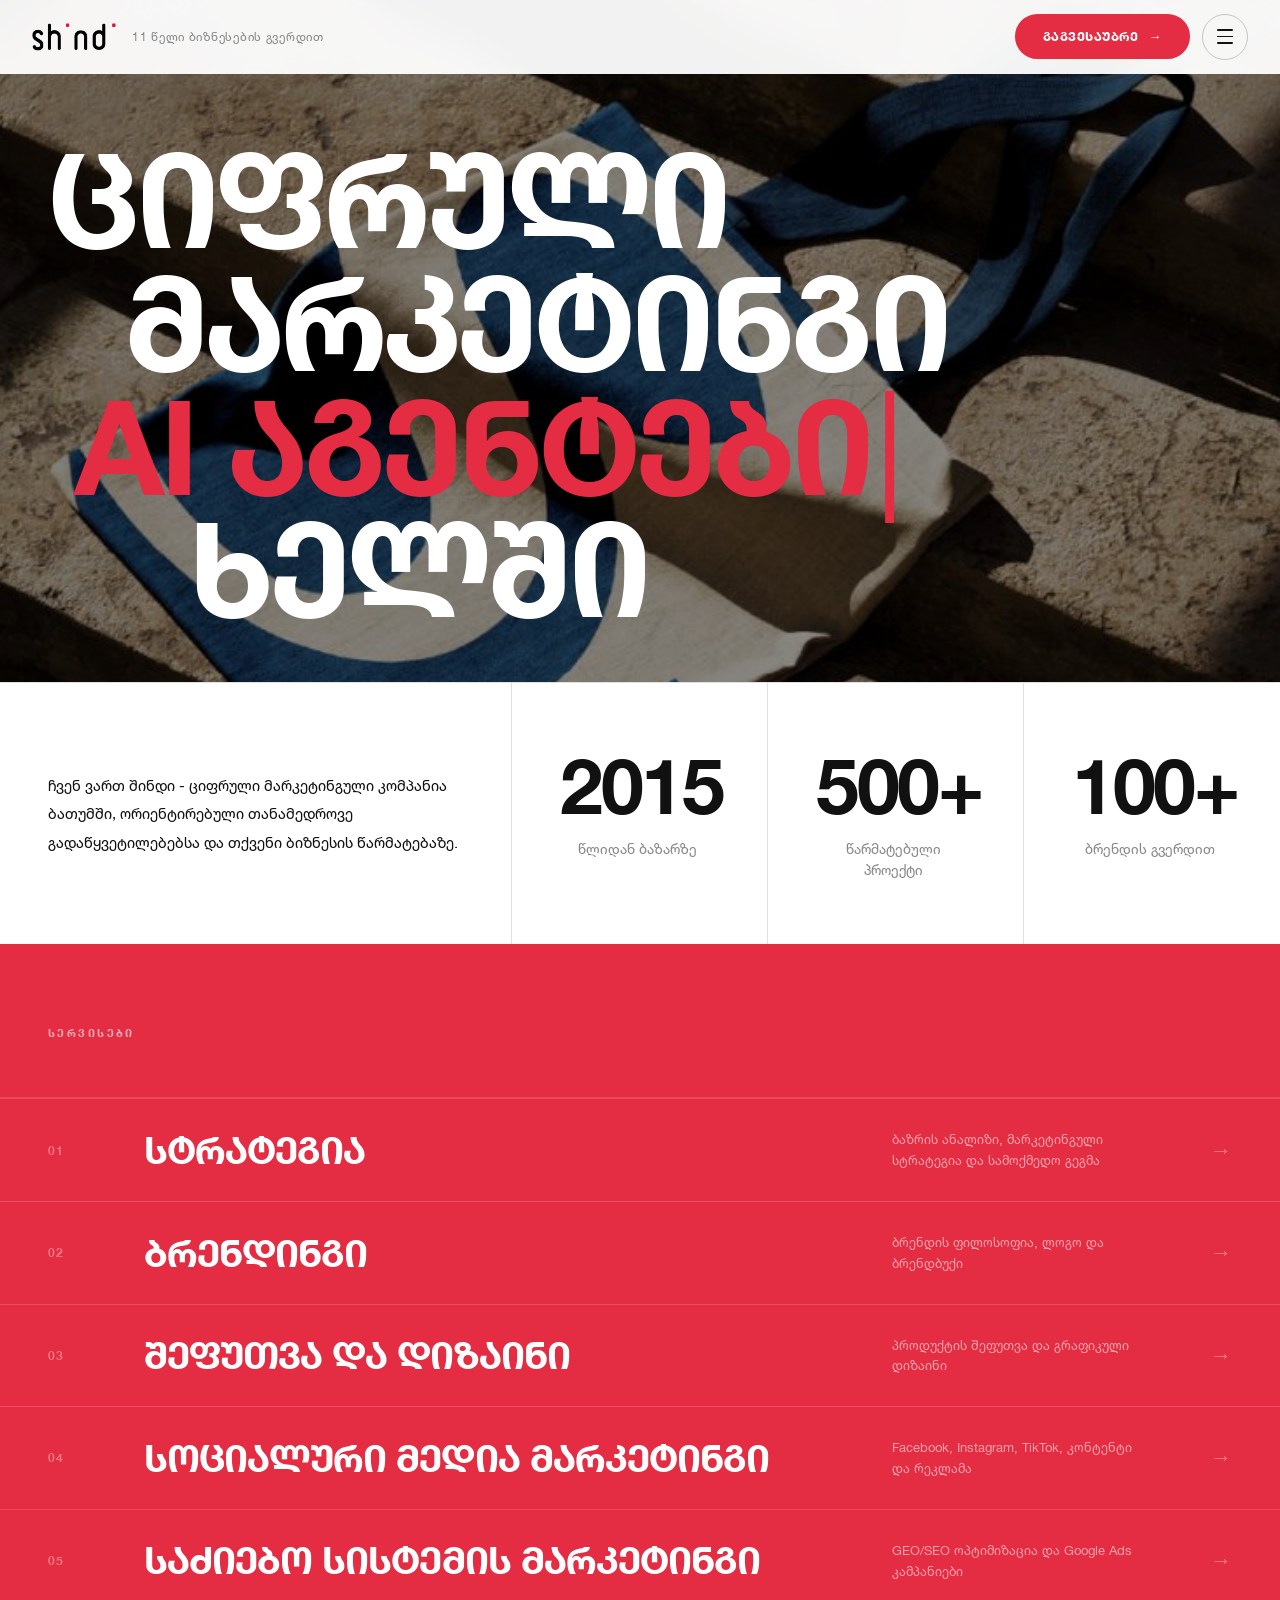
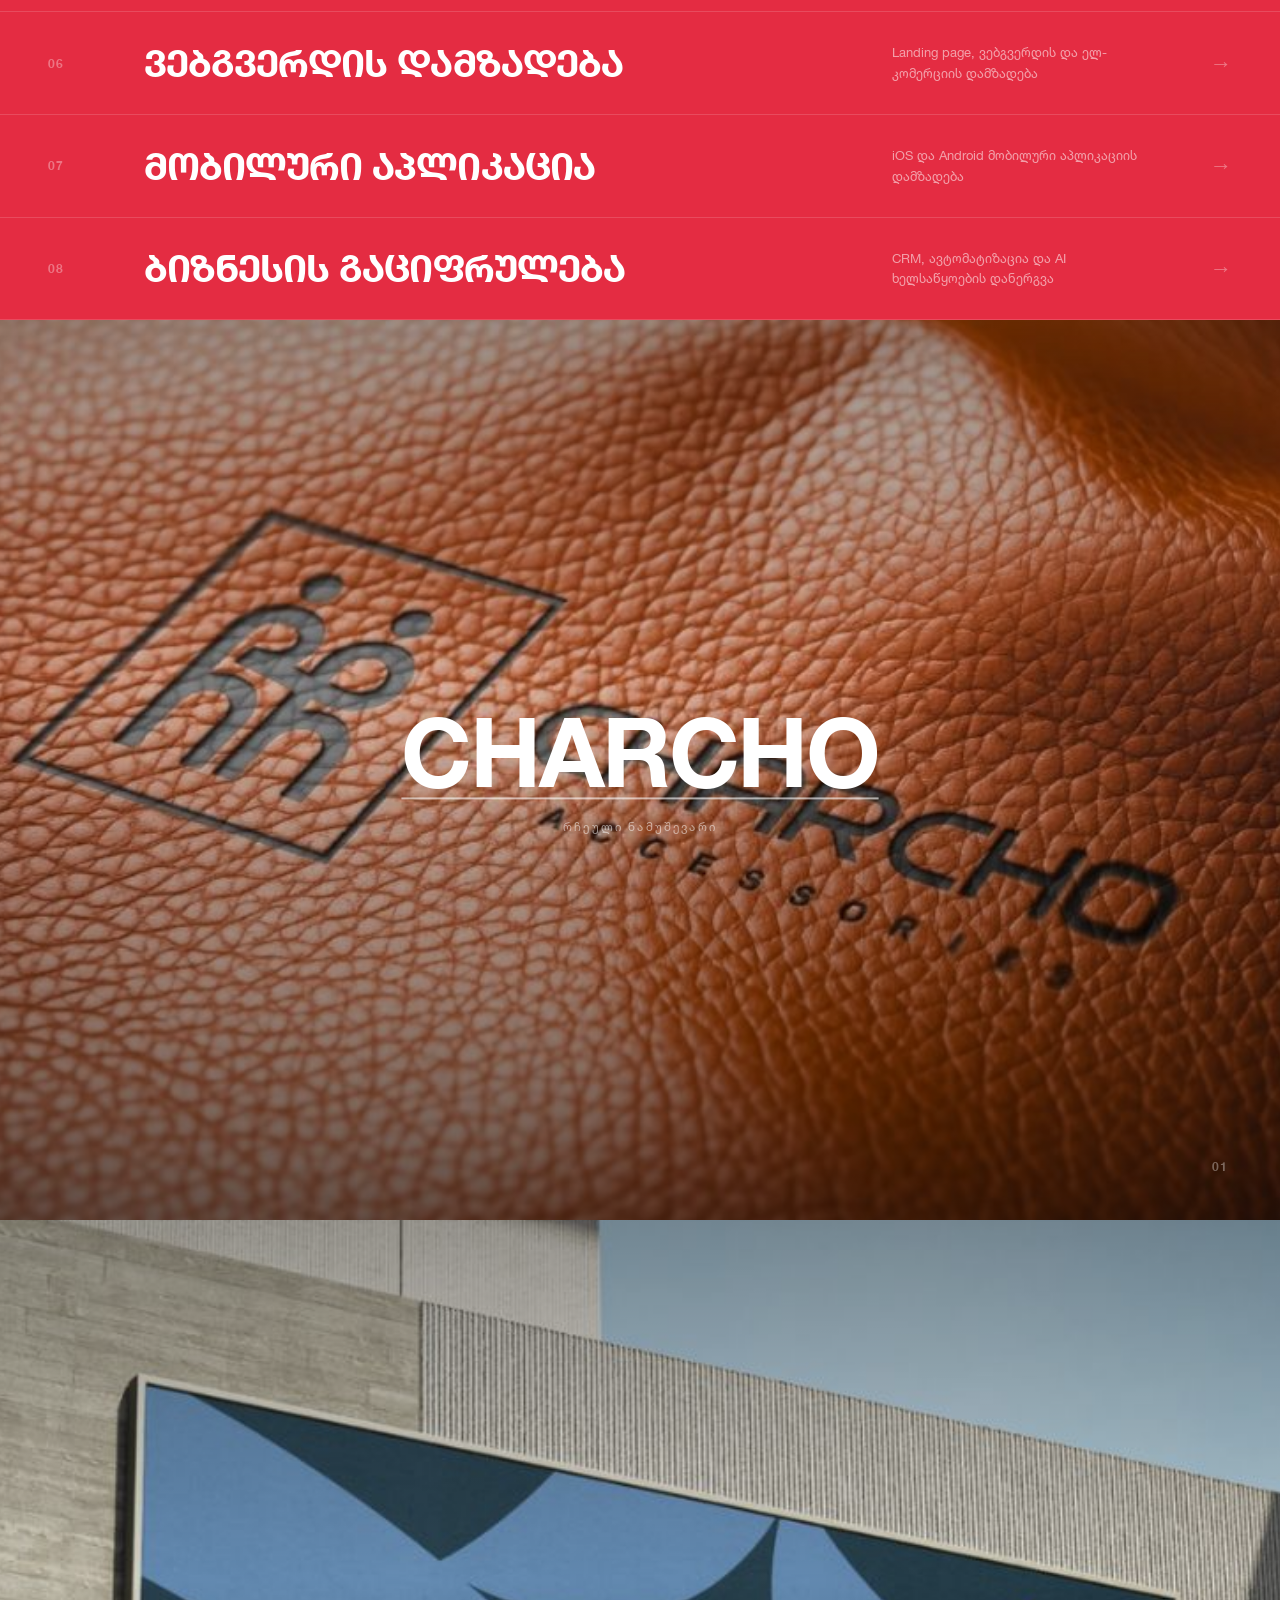
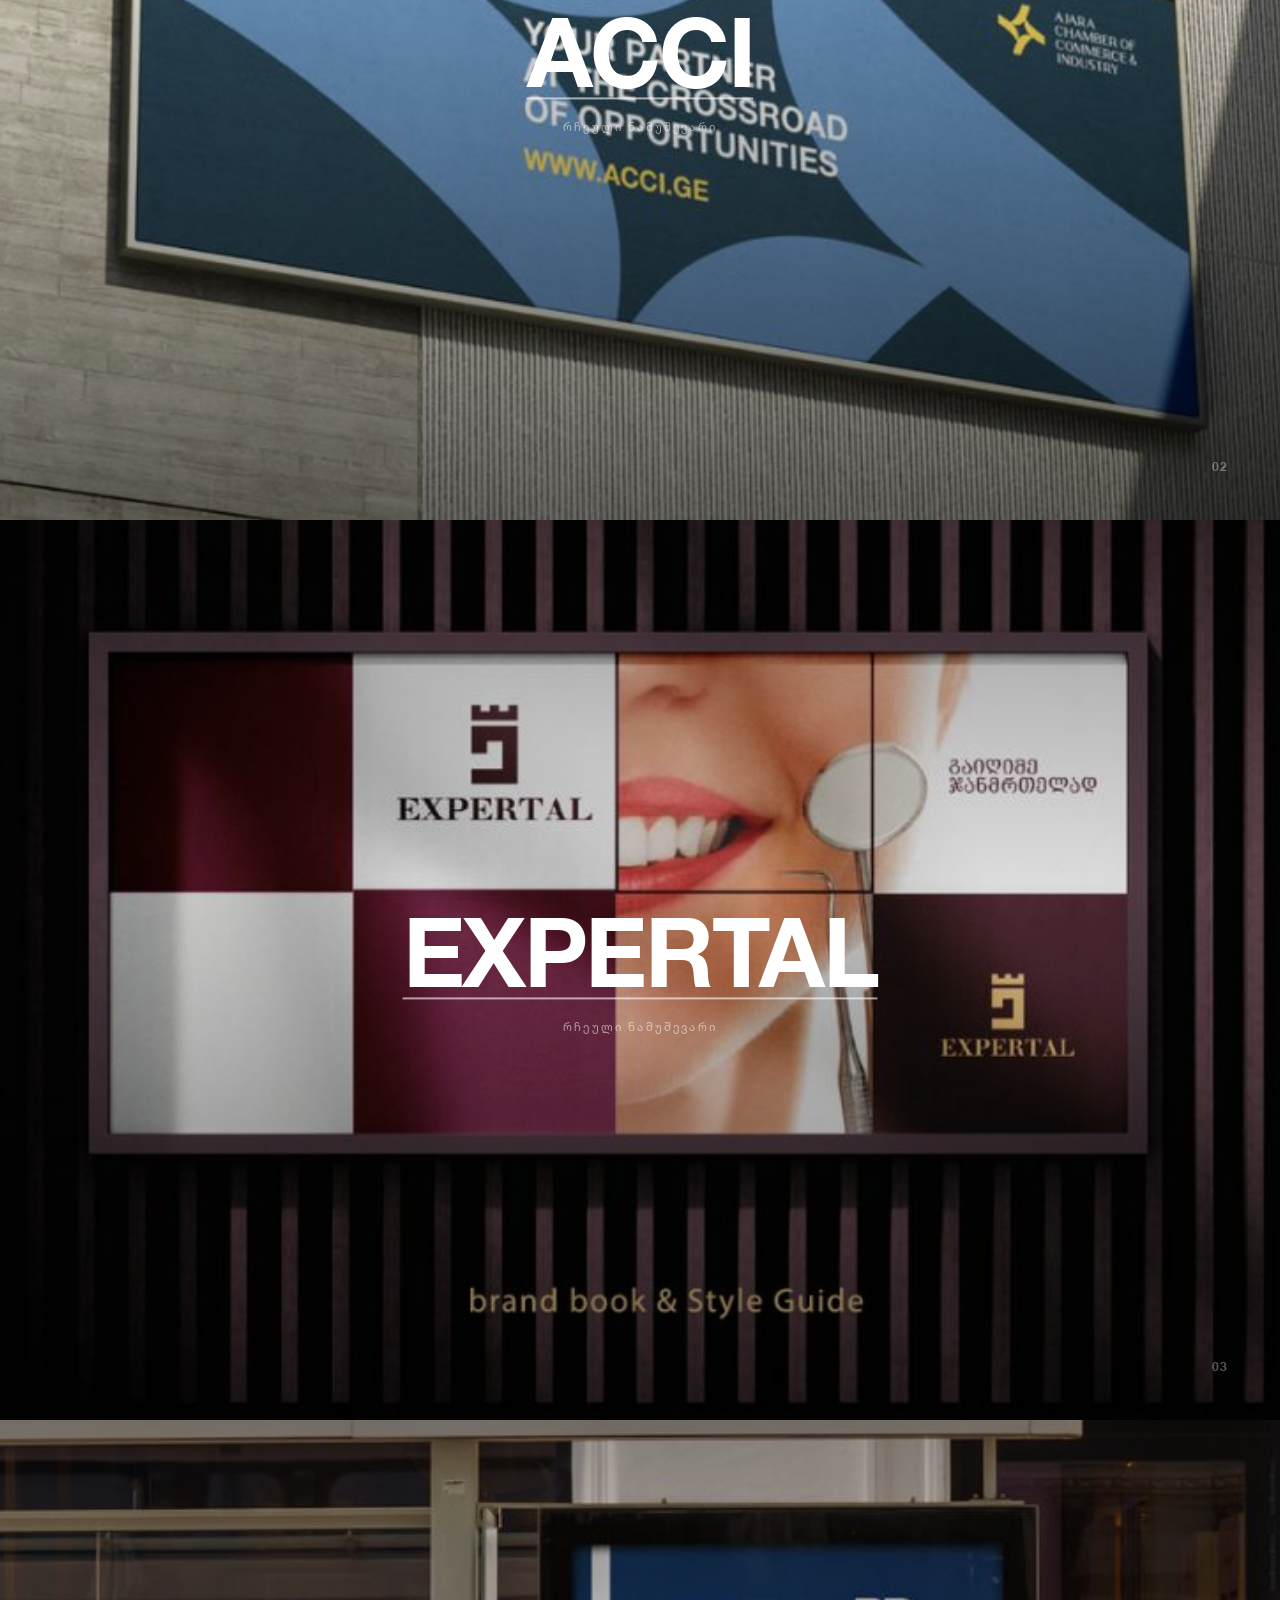
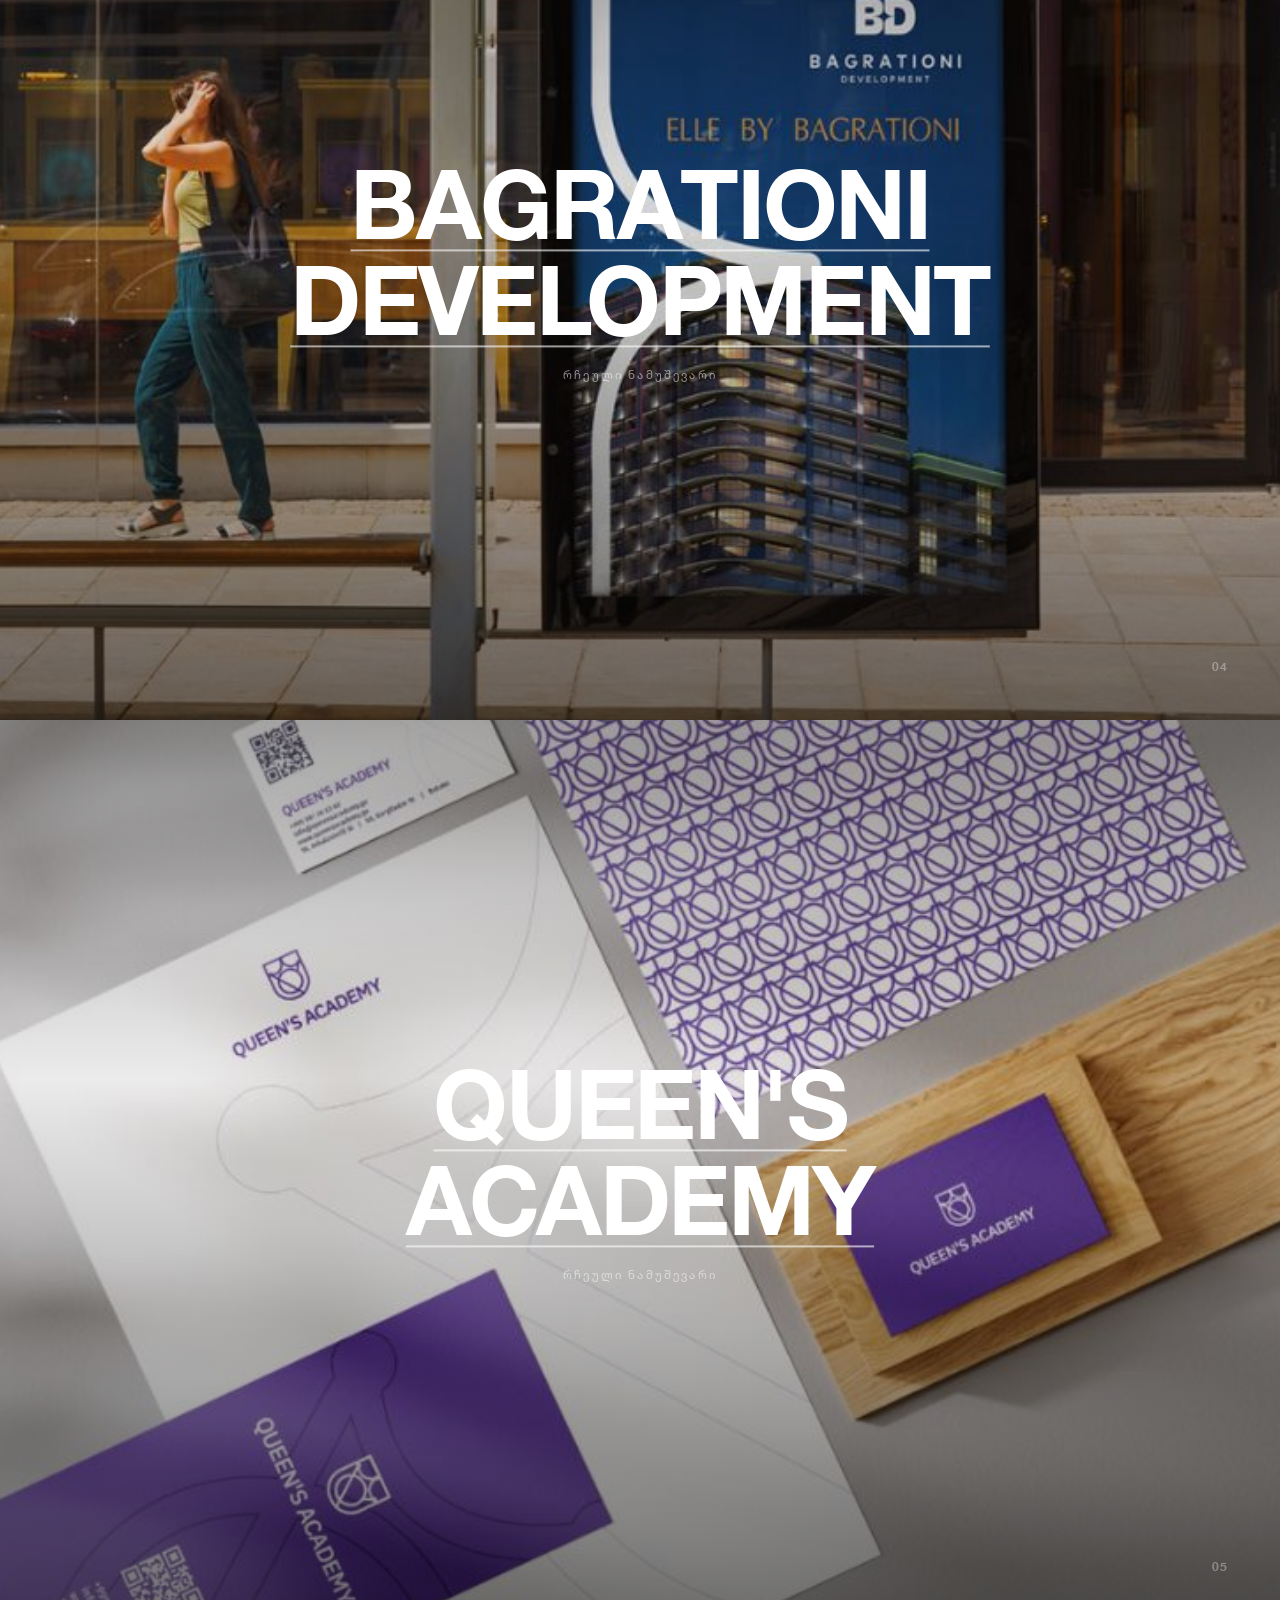
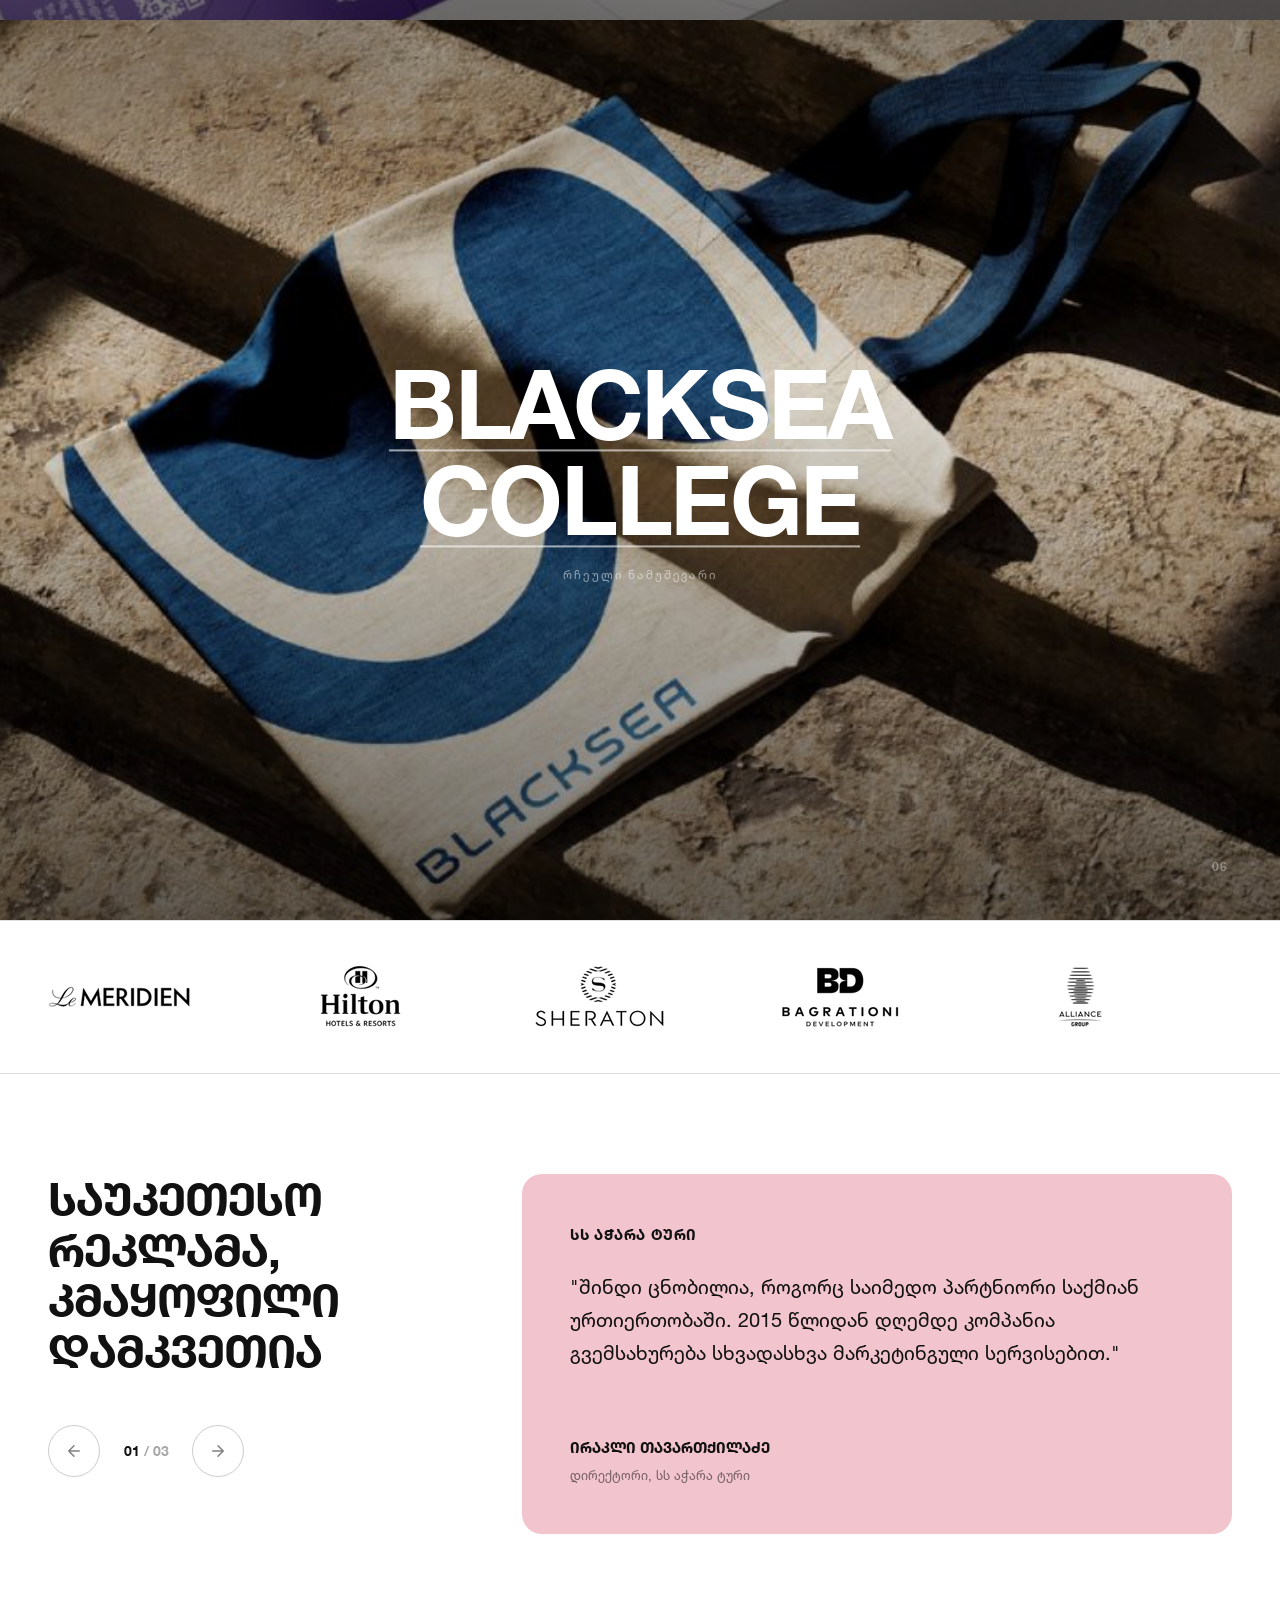
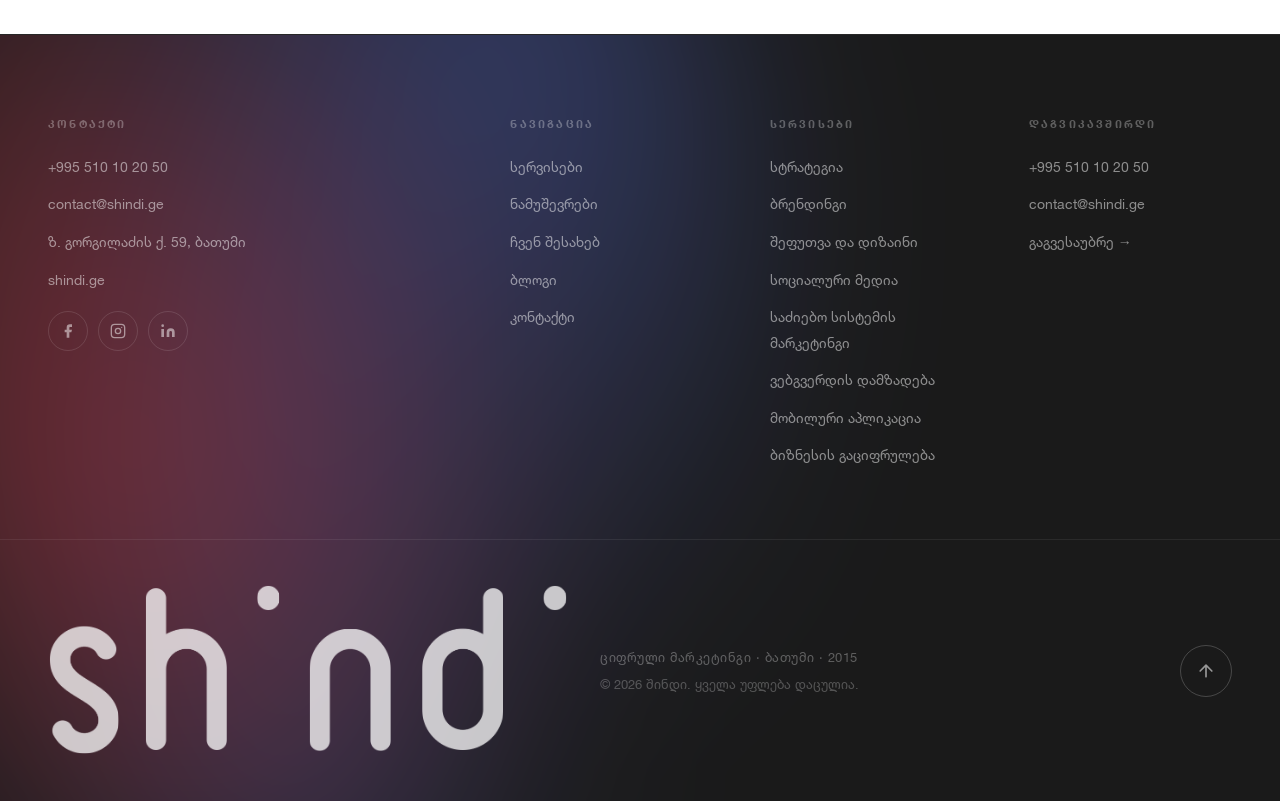
<file: index.html>
<!DOCTYPE html>
<html lang="ka">
<head>
    <meta charset="UTF-8">
    <meta name="viewport" content="width=device-width, initial-scale=1.0">

    <!-- ═══ PRIMARY META ═══════════════════════════════════════════ -->
    <title>შინდი — ციფრული მარკეტინგული კომპანია ბათუმში | სარეკლამო კომპანია</title>
    <meta name="title"       content="შინდი - ციფრული მარკეტინგული და სარეკლამო კომპანია ბათუმში | AI მარკეტინგული კომპანია">
    <meta name="description" content="შინდი - ციფრული მარკეტინგული და სარეკლამო კომპანია ბათუმში. 2015 წლიდან 500+ წარმატებული პროექტი. ბრენდინგი, SMM, SEO, ვებგვერდი და ტარგეტირებული რეკლამები.">
    <meta name="keywords"    content="სარეკლამო კომპანია, ციფრული მარკეტინგული კომპანია ბათუმში, სოციალური მედია მარკეტინგი ბათუმი, SEO ბათუმი, ბრენდინგი, ვებგვერდის შექმნა ბათუმი, AI მარკეტინგი, Facebook Ads Georgia, Google Ads ბათუმი, shindi, shindi.ge">
    <meta name="author"      content="შინდი — Shindi">
    <meta name="robots"      content="index, follow">
    <meta name="language"    content="Georgian">
    <meta name="revisit-after" content="30 days">
    <meta name="theme-color" content="#E42C42">

    <!-- ═══ GEO ════════════════════════════════════════════════════ -->
    <meta name="geo.region"   content="GE-AJ">
    <meta name="geo.placename" content="Batumi, Adjara, Georgia">
    <meta name="geo.position"  content="41.6419;41.6417">
    <meta name="ICBM"          content="41.6419, 41.6417">

    <!-- ═══ CANONICAL ═════════════════════════════════════════════ -->
    <link rel="canonical" href="https://www.shindi.ge/">

    <!-- ═══ OPEN GRAPH ════════════════════════════════════════════ -->
    <meta property="og:type"        content="website">
    <meta property="og:url"         content="https://www.shindi.ge/">
    <meta property="og:site_name"   content="შინდი">
    <meta property="og:locale"      content="ka_GE">
    <meta property="og:title"       content="შინდი - ციფრული მარკეტინგული და სარეკლამო კომპანია ბათუმში | AI მარკეტინგული კომპანია">
    <meta property="og:description" content="შინდი - ციფრული მარკეტინგული და სარეკლამო კომპანია ბათუმში. 2015 წლიდან 200+ წარმატებული პროექტი. 2015 წლიდან 500+ წარმატებული პროექტი. ბრენდინგი, SMM, SEO, ვებგვერდი და ტარგეტირებული რეკლამები.">
    <meta property="og:image"       content="https://www.shindi.ge/Assests/Hero/9.jpg">
    <meta property="og:image:width"  content="1200">
    <meta property="og:image:height" content="630">
    <meta property="og:image:alt"   content="შინდი — ციფრული მარკეტინგული კომპანია ბათუმში">

    <!-- ═══ TWITTER CARD ══════════════════════════════════════════ -->
    <meta name="twitter:card"        content="summary_large_image">
    <meta name="twitter:url"         content="https://www.shindi.ge/">
    <meta name="twitter:title"       content="შინდი — ციფრული მარკეტინგული კომპანია ბათუმში">
    <meta name="twitter:description" content="AI და ციფრული მარკეტინგი, ბრენდინგი, SMM, SEO და ვებგვერდი ბათუმში. 2015 წლიდან 200+ პროექტი.">
    <meta name="twitter:image"       content="https://www.shindi.ge/Assests/Hero/9.jpg">

    <!-- ═══ FAVICON ═══════════════════════════════════════════════ -->
    <link rel="icon" type="image/svg+xml" href="Assests/Branding/logo.svg">

    <!-- ═══ STYLESHEET ════════════════════════════════════════════ -->
    <link rel="stylesheet" href="css/style.css">
    <link rel="stylesheet" href="css/pages.css">

    <!-- ═══ SCHEMA.ORG — MarketingAgency (LocalBusiness) ══════════ -->
    <script type="application/ld+json">
    {
      "@context": "https://schema.org",
      "@type": "MarketingAgency",
      "name": "შინდი",
      "alternateName": "Shindi",
      "description": "ციფრული მარკეტინგული კომპანია ბათუმში. მარკეტინგული სტრატეგია, ლოგო და ბრენდინგი, SMM, SEO, ვებგვერდი და ტარგეტირებული რეკლამა.",
      "url": "https://www.shindi.ge",
      "logo": "https://www.shindi.ge/Assests/Branding/logo.svg",
      "image": "https://www.shindi.ge/Assests/Hero/9.jpg",
      "telephone": "+995510102050",
      "email": "contact@shindi.ge",
      "foundingDate": "2015",
      "address": {
        "@type": "PostalAddress",
        "streetAddress": "ზ. გორგილაძის ქ. 59",
        "addressLocality": "ბათუმი",
        "addressRegion": "აჭარის ავტონომიური რესპუბლიკა",
        "addressCountry": "GE",
        "postalCode": "6010"
      },
      "geo": {
        "@type": "GeoCoordinates",
        "latitude": 41.6419,
        "longitude": 41.6417
      },
      "sameAs": [
        "https://www.facebook.com/shindi.ge",
        "https://www.instagram.com/shindi.ge",
        "https://www.linkedin.com/company/shindi/"
      ],
      "areaServed": [
        { "@type": "Country", "name": "Georgia" },
        { "@type": "City", "name": "ბათუმი" }
      ],
      "hasOfferCatalog": {
        "@type": "OfferCatalog",
        "name": "ციფრული და მარკეტინგული მომსახურება",
        "itemListElement": [
          { "@type": "Offer", "itemOffered": { "@type": "Service", "name": "ბრენდინგი",        "description": "ბრენდის იდენტობა, ლოგო, ბრენდბუქი, საპრომოციო მასალები" } },
          { "@type": "Offer", "itemOffered": { "@type": "Service", "name": "ვებგვერდი",        "description": "UI/UX დიზაინი, CMS, SEO-ოპტიმიზაცია, 1 წლიანი მხარდაჭერა" } },
          { "@type": "Offer", "itemOffered": { "@type": "Service", "name": "ციფრული რეკლამა", "description": "Facebook Ads, Google Ads, TikTok Ads, ROI ოპტიმიზაცია" } },
          { "@type": "Offer", "itemOffered": { "@type": "Service", "name": "SMM",              "description": "სოციალური მედიის სტრატეგია და მართვა" } },
          { "@type": "Offer", "itemOffered": { "@type": "Service", "name": "SEO",              "description": "საძიებო სისტემის ოპტიმიზაცია და ორგანული ტრაფიკის ზრდა" } },
          { "@type": "Offer", "itemOffered": { "@type": "Service", "name": "კონტენტ შექმნა",  "description": "ვიდეო, ფოტო და ტექსტური კონტენტის წარმოება" } }
        ]
      },
      "aggregateRating": {
        "@type": "AggregateRating",
        "ratingValue": "5",
        "reviewCount": "37",
        "bestRating": "5"
      }
    }
    </script>

    <!-- ═══ SCHEMA.ORG — WebSite ════════════════════════════════════ -->
    <script type="application/ld+json">
    {
      "@context": "https://schema.org",
      "@type": "WebSite",
      "name": "შინდი",
      "alternateName": "Shindi Digital Marketing",
      "url": "https://www.shindi.ge",
      "description": "ციფრული მარკეტინგული კომპანია ბათუმში",
      "inLanguage": "ka",
      "publisher": {
        "@type": "Organization",
        "name": "შინდი",
        "logo": {
          "@type": "ImageObject",
          "url": "https://www.shindi.ge/Assests/Branding/logo.svg",
          "width": 200,
          "height": 60
        }
      }
    }
    </script>

</head>
<body class="is-loading">

<!-- ════════════════════════════════════════════════════════════
     LOADER
     ════════════════════════════════════════════════════════════ -->
<div id="loader" role="status" aria-label="იტვირთება">
    <div class="loader-content">
        <img src="Assests/Branding/logo.svg" alt="შინდი" class="loader-logo-img">
        <p class="loader-tagline">11 წელი ბიზნესების გვერდით</p>
    </div>
</div>


<!-- ════════════════════════════════════════════════════════════
     NAV OVERLAY
     ════════════════════════════════════════════════════════════ -->
<div id="navOverlay" class="nav-overlay" role="dialog" aria-label="ნავიგაცია">

    <!-- Animated blob background -->
    <div class="overlay-blob" aria-hidden="true"></div>

    <div class="overlay-top">
        <a href="#" class="overlay-logo"><img src="Assests/Branding/logo.svg" alt="შინდი"></a>
        <div class="overlay-top-actions">
            <button class="overlay-close" id="overlayClose" aria-label="დახურვა">✕</button>
        </div>
    </div>

    <button class="lang-switch" id="langSwitch" aria-label="Switch language">English</button>

    <nav class="overlay-nav">
        <ul>
            <li><a href="index.html" class="active-nav">მთავარი <span class="nav-arrow">↗</span></a></li>
            <li><a href="services.html">სერვისები <span class="nav-arrow">↗</span></a></li>
            <li><a href="portfolio.html">ნამუშევრები <span class="nav-arrow">↗</span></a></li>
            <li><a href="about.html">ჩვენ შესახებ <span class="nav-arrow">↗</span></a></li>
            <li><a href="blog.html">ბლოგი <span class="nav-arrow">↗</span></a></li>
            <li><a href="contact.html">კონტაქტი <span class="nav-arrow">↗</span></a></li>
        </ul>
    </nav>

    <div class="overlay-footer">
        <div class="overlay-contact-item"><a href="tel:+995510102050">+995 510 10 20 50</a></div>
        <div class="overlay-contact-item"><a href="mailto:contact@shindi.ge">contact@shindi.ge</a></div>
        <nav class="overlay-socials" aria-label="სოციალური ქსელები">
            <a href="https://www.facebook.com/shindi.ge" target="_blank" rel="noopener" aria-label="Facebook">
                <svg viewBox="0 0 24 24" fill="currentColor"><path d="M18 2h-3a5 5 0 0 0-5 5v3H7v4h3v8h4v-8h3l1-4h-4V7a1 1 0 0 1 1-1h3z"/></svg>
            </a>
            <a href="https://www.instagram.com/shindi.ge" target="_blank" rel="noopener" aria-label="Instagram">
                <svg viewBox="0 0 24 24" fill="none" stroke="currentColor" stroke-width="2"><rect x="2" y="2" width="20" height="20" rx="5"/><circle cx="12" cy="12" r="4"/><circle cx="17.5" cy="6.5" r="1.5" fill="currentColor" stroke="none"/></svg>
            </a>
            <a href="https://www.linkedin.com/company/shindi/" target="_blank" rel="noopener" aria-label="LinkedIn">
                <svg viewBox="0 0 24 24" fill="currentColor"><path d="M16 8a6 6 0 0 1 6 6v7h-4v-7a2 2 0 0 0-4 0v7h-4v-7a6 6 0 0 1 6-6zM2 9h4v12H2z"/><circle cx="4" cy="4" r="2"/></svg>
            </a>
        </nav>
    </div>
</div>


<!-- ════════════════════════════════════════════════════════════
     HIRE MODAL
     ════════════════════════════════════════════════════════════ -->
<div id="hireModal" class="modal-backdrop" role="dialog" aria-modal="true" aria-label="გაგვესაუბრეთ">
    <div class="modal-card">
        <button class="modal-close-btn" id="modalClose" aria-label="დახურვა">✕</button>
        <h2 class="modal-title">გაგვესაუბრეთ</h2>
        <p class="modal-sub">შეავსეთ ფორმა — ჩვენი გუნდი მალე დაგიკავშირდებათ.</p>
        <form id="hireForm" action="#" method="POST" novalidate>
            <input type="hidden" name="_hp" style="display:none" tabindex="-1" autocomplete="off">
            <div class="form-row">
                <label for="h-name">სახელი *</label>
                <input type="text" id="h-name" name="name" placeholder="თქვენი სახელი" required autocomplete="name">
            </div>
            <div class="form-row">
                <label for="h-phone">ტელეფონი *</label>
                <input type="tel" id="h-phone" name="phone" placeholder="+995 5XX XX XX XX" required autocomplete="tel">
            </div>
            <div class="form-row">
                <label for="h-email">ელ-ფოსტა *</label>
                <input type="email" id="h-email" name="email" placeholder="your@email.com" required autocomplete="email">
            </div>
            <div class="form-row">
                <label for="h-web">კომპანიის ვებ / Facebook</label>
                <input type="url" id="h-web" name="website" placeholder="https://...">
            </div>
            <div class="form-row">
                <label for="h-service">სასურველი სერვისი</label>
                <select id="h-service" name="service">
                    <option value="">— აირჩიეთ —</option>
                    <option>სტრატეგია</option>
                    <option>ბრენდინგი</option>
                    <option>შეფუთვა და დიზაინი</option>
                    <option>სოციალური მედია მარკეტინგი</option>
                    <option>საძიებო სისტემის მარკეტინგი</option>
                    <option>ვებგვერდის დამზადება</option>
                    <option>მობილური აპლიკაცია</option>
                    <option>ბიზნესის გაციფრულება</option>
                </select>
            </div>
            <button type="submit" class="btn-submit">
                <span class="btn-label">გაგზავნა</span>
                <svg class="btn-spinner" viewBox="0 0 18 18" fill="none">
                    <circle cx="9" cy="9" r="7" stroke="rgba(255,255,255,.3)" stroke-width="2"/>
                    <path d="M9 2a7 7 0 0 1 7 7" stroke="#fff" stroke-width="2" stroke-linecap="round"/>
                </svg>
            </button>
        </form>
        <div class="form-success" id="hireFormSuccess">
            <svg viewBox="0 0 52 52" fill="none">
                <circle cx="26" cy="26" r="25" stroke="#22c55e" stroke-width="2"/>
                <path d="M14 26l8 8 16-16" stroke="#22c55e" stroke-width="2.5" stroke-linecap="round" stroke-linejoin="round"/>
            </svg>
            <p>გმადლობთ!<br>ჩვენი გუნდი მალე დაგიკავშირდებათ.</p>
        </div>
    </div>
</div>


<!-- ════════════════════════════════════════════════════════════
     HEADER
     ════════════════════════════════════════════════════════════ -->
<header id="header">
    <div class="header-inner">
        <a href="#" class="header-logo" aria-label="შინდი — მთავარი">
            <img src="Assests/Branding/logo.svg" alt="შინდი">
        </a>
        <span class="header-tagline">11 წელი ბიზნესების გვერდით</span>
        <div class="header-actions">
            <button class="hire-btn" data-hire aria-haspopup="dialog">
                გაგვესაუბრე <em class="arr">→</em>
            </button>
            <button class="burger-circle" id="mainBurger" aria-label="მენიუ" aria-expanded="false" aria-controls="navOverlay">
                <span></span><span></span><span></span>
            </button>
        </div>
    </div>
</header>


<!-- ════════════════════════════════════════════════════════════
     HERO  (intro on right, no badges, asymmetric text)
     ════════════════════════════════════════════════════════════ -->
<section id="hero" aria-label="Hero">

    <!-- Background slideshow (15 images, 0.4s per frame) -->
    <div class="hero-slides" aria-hidden="true">
        <img src="Assests/Hero/1.jpg"  class="hero-slide active" alt="">
        <img src="Assests/Hero/2.jpg"  class="hero-slide" alt="">
        <img src="Assests/Hero/3.jpg"  class="hero-slide" alt="">
        <img src="Assests/Hero/4.jpg"  class="hero-slide" alt="">
        <img src="Assests/Hero/5.jpg"  class="hero-slide" alt="">
        <img src="Assests/Hero/6.jpg"  class="hero-slide" alt="">
        <img src="Assests/Hero/7.jpg"  class="hero-slide" alt="">
        <img src="Assests/Hero/8.jpg"  class="hero-slide" alt="">
        <img src="Assests/Hero/9.jpg"  class="hero-slide" alt="">
        <img src="Assests/Hero/10.jpg" class="hero-slide" alt="">
        <img src="Assests/Hero/11.jpg" class="hero-slide" alt="">
        <img src="Assests/Hero/12.jpg" class="hero-slide" alt="">
        <img src="Assests/Hero/13.jpg" class="hero-slide" alt="">
        <img src="Assests/Hero/14.jpg" class="hero-slide" alt="">
        <img src="Assests/Hero/15.jpg" class="hero-slide" alt="">
    </div>
    <div class="hero-video-overlay" aria-hidden="true"></div>

    <!-- hero-main: text container above stats -->
    <div class="hero-main">

        <!-- H1 — main page heading (asymmetric display text) -->
        <h1 class="hero-text-wrap">
            <span class="hero-line hero-l1" id="heroL1">ციფრული</span>
            <span class="hero-line hero-l2" id="heroL2">მარკეტინგი</span>
            <span class="hero-line hero-l3"><span class="t-red" id="heroWord">AI აგენტების</span></span>
            <span class="hero-line hero-l4" id="heroL4">ხელში</span>
        </h1>

    </div><!-- /hero-main -->

    <!-- Stats band at the bottom of the hero viewport -->
    <section id="stats">
        <div class="stats-band">

            <div class="stat-block stat-block--text reveal">
                <p class="stat-text" id="statDesc">ჩვენ ვართ შინდი - ციფრული მარკეტინგული კომპანია ბათუმში, ორიენტირებული თანამედროვე გადაწყვეტილებებსა და თქვენი ბიზნესის წარმატებაზე.</p>
            </div>

            <div class="stat-block reveal">
                <div class="stat-big" id="statYear">2015</div>
                <div class="stat-label" id="statYearLabel">წლიდან ბაზარზე</div>
            </div>

            <div class="stat-block reveal">
                <div class="stat-big">
                    <span data-count="500" data-from="0" data-suffix="" id="statCount1">0</span>+
                </div>
                <div class="stat-label" id="statCount1Label">წარმატებული პროექტი</div>
            </div>

            <div class="stat-block reveal">
                <div class="stat-big">
                    <span data-count="100" data-from="0" data-suffix="" id="statCount2">0</span>+
                </div>
                <div class="stat-label" id="statCount2Label">ბრენდის გვერდით</div>
            </div>

        </div>
    </section>

</section>


<!-- ════════════════════════════════════════════════════════════
     SERVICES  (list design)
     ════════════════════════════════════════════════════════════ -->
<section id="services" class="srv-section">

    <div class="srv-section-head reveal">
        <span class="section-eyebrow">სერვისები</span>
    </div>

    <nav class="srv-list" id="srvList" aria-label="სერვისები">

        <a class="srv-row reveal" href="service.html?s=strategia">
            <span class="srv-num">01</span>
            <span class="srv-name">სტრატეგია</span>
            <span class="srv-excerpt">ბაზრის ანალიზი, მარკეტინგული სტრატეგია და სამოქმედო გეგმა</span>
            <span class="srv-arrow">→</span>
        </a>

        <a class="srv-row reveal" href="service.html?s=branding">
            <span class="srv-num">02</span>
            <span class="srv-name">ბრენდინგი</span>
            <span class="srv-excerpt">ბრენდის ფილოსოფია, ლოგო და ბრენდბუქი </span>
            <span class="srv-arrow">→</span>
        </a>

        <a class="srv-row reveal" href="service.html?s=sheputva">
            <span class="srv-num">03</span>
            <span class="srv-name">შეფუთვა და დიზაინი</span>
            <span class="srv-excerpt">პროდუქტის შეფუთვა და გრაფიკული დიზაინი</span>
            <span class="srv-arrow">→</span>
        </a>

        <a class="srv-row reveal" href="service.html?s=social-media">
            <span class="srv-num">04</span>
            <span class="srv-name">სოციალური მედია მარკეტინგი</span>
            <span class="srv-excerpt">Facebook, Instagram, TikTok, კონტენტი და რეკლამა</span>
            <span class="srv-arrow">→</span>
        </a>

        <a class="srv-row reveal" href="service.html?s=seo">
            <span class="srv-num">05</span>
            <span class="srv-name">საძიებო სისტემის მარკეტინგი</span>
            <span class="srv-excerpt">GEO/SEO ოპტიმიზაცია და Google Ads კამპანიები</span>
            <span class="srv-arrow">→</span>
        </a>

        <a class="srv-row reveal" href="service.html?s=website">
            <span class="srv-num">06</span>
            <span class="srv-name">ვებგვერდის დამზადება</span>
            <span class="srv-excerpt">Landing page, ვებგვერდის და ელ-კომერციის დამზადება</span>
            <span class="srv-arrow">→</span>
        </a>

        <a class="srv-row reveal" href="service.html?s=app">
            <span class="srv-num">07</span>
            <span class="srv-name">მობილური აპლიკაცია</span>
            <span class="srv-excerpt">iOS და Android მობილური აპლიკაციის დამზადება</span>
            <span class="srv-arrow">→</span>
        </a>

        <a class="srv-row reveal" href="service.html?s=digitalizacia">
            <span class="srv-num">08</span>
            <span class="srv-name">ბიზნესის გაციფრულება</span>
            <span class="srv-excerpt">CRM, ავტომატიზაცია და AI ხელსაწყოების დანერგვა</span>
            <span class="srv-arrow">→</span>
        </a>

    </nav>
</section>


<!-- ════════════════════════════════════════════════════════════
     PORTFOLIO  (full-screen sticky reel — Rejouice style)
     ════════════════════════════════════════════════════════════ -->
<section id="portfolio">
    <div class="port-reel" id="portReel">

        <div class="port-reel-item">
            <a href="portfolio.html" class="port-reel-link">
                <img src="Assests/Portfolio/1.jpg" alt="CHARCHO" loading="eager">
                <div class="port-reel-overlay"></div>
                <div class="port-reel-info">
                    <p class="port-reel-title">CHARCHO</p>
                    <p class="port-reel-cat">რჩეული ნამუშევარი</p>
                </div>
                <span class="port-reel-num">01</span>
            </a>
        </div>

        <div class="port-reel-item">
            <a href="portfolio.html" class="port-reel-link">
                <img src="Assests/Portfolio/2.jpg" alt="ACCI" loading="lazy">
                <div class="port-reel-overlay"></div>
                <div class="port-reel-info">
                    <p class="port-reel-title">ACCI</p>
                    <p class="port-reel-cat">რჩეული ნამუშევარი</p>
                </div>
                <span class="port-reel-num">02</span>
            </a>
        </div>

        <div class="port-reel-item">
            <a href="portfolio.html" class="port-reel-link">
                <img src="Assests/Portfolio/3.jpg" alt="EXPERTAL" loading="lazy">
                <div class="port-reel-overlay"></div>
                <div class="port-reel-info">
                    <p class="port-reel-title">EXPERTAL</p>
                    <p class="port-reel-cat">რჩეული ნამუშევარი</p>
                </div>
                <span class="port-reel-num">03</span>
            </a>
        </div>

        <div class="port-reel-item">
            <a href="portfolio.html" class="port-reel-link">
                <img src="Assests/Portfolio/4.jpg" alt="BAGRATIONI DEVELOPMENT" loading="lazy">
                <div class="port-reel-overlay"></div>
                <div class="port-reel-info">
                    <p class="port-reel-title">BAGRATIONI DEVELOPMENT</p>
                    <p class="port-reel-cat">რჩეული ნამუშევარი</p>
                </div>
                <span class="port-reel-num">04</span>
            </a>
        </div>

        <div class="port-reel-item">
            <a href="portfolio.html" class="port-reel-link">
                <img src="Assests/Portfolio/5.jpg" alt="QUEEN'S ACADEMY" loading="lazy">
                <div class="port-reel-overlay"></div>
                <div class="port-reel-info">
                    <p class="port-reel-title">QUEEN'S ACADEMY</p>
                    <p class="port-reel-cat">რჩეული ნამუშევარი</p>
                </div>
                <span class="port-reel-num">05</span>
            </a>
        </div>

        <div class="port-reel-item">
            <a href="portfolio.html" class="port-reel-link">
                <img src="Assests/Portfolio/6.jpg" alt="BLACKSEA COLLEGE" loading="lazy">
                <div class="port-reel-overlay"></div>
                <div class="port-reel-info">
                    <p class="port-reel-title">BLACKSEA COLLEGE</p>
                    <p class="port-reel-cat">რჩეული ნამუშევარი</p>
                </div>
                <span class="port-reel-num">06</span>
            </a>
        </div>

    </div>

</section>


<!-- ════════════════════════════════════════════════════════════
     PARTNER LOGOS  (infinite scroll carousel)
     ════════════════════════════════════════════════════════════ -->
<section id="partners" class="partners-static" aria-label="პარტნიორები">
    <div class="partners-track" id="partnersTrack">
        <!-- original set -->
        <div class="pl"><img src="Assests/Partners/1.png"  alt="" loading="lazy"></div>
        <div class="pl"><img src="Assests/Partners/2.png"  alt="" loading="lazy"></div>
        <div class="pl"><img src="Assests/Partners/3.png"  alt="" loading="lazy"></div>
        <div class="pl"><img src="Assests/Partners/4.png"  alt="" loading="lazy"></div>
        <div class="pl"><img src="Assests/Partners/5.png"  alt="" loading="lazy"></div>
        <div class="pl"><img src="Assests/Partners/6.png"  alt="" loading="lazy"></div>
        <div class="pl"><img src="Assests/Partners/7.png"  alt="" loading="lazy"></div>
        <div class="pl"><img src="Assests/Partners/8.png"  alt="" loading="lazy"></div>
        <div class="pl"><img src="Assests/Partners/9.png"  alt="" loading="lazy"></div>
        <div class="pl"><img src="Assests/Partners/10.png" alt="" loading="lazy"></div>
        <!-- duplicate set for seamless loop -->
        <div class="pl" aria-hidden="true"><img src="Assests/Partners/1.png"  alt="" loading="lazy"></div>
        <div class="pl" aria-hidden="true"><img src="Assests/Partners/2.png"  alt="" loading="lazy"></div>
        <div class="pl" aria-hidden="true"><img src="Assests/Partners/3.png"  alt="" loading="lazy"></div>
        <div class="pl" aria-hidden="true"><img src="Assests/Partners/4.png"  alt="" loading="lazy"></div>
        <div class="pl" aria-hidden="true"><img src="Assests/Partners/5.png"  alt="" loading="lazy"></div>
        <div class="pl" aria-hidden="true"><img src="Assests/Partners/6.png"  alt="" loading="lazy"></div>
        <div class="pl" aria-hidden="true"><img src="Assests/Partners/7.png"  alt="" loading="lazy"></div>
        <div class="pl" aria-hidden="true"><img src="Assests/Partners/8.png"  alt="" loading="lazy"></div>
        <div class="pl" aria-hidden="true"><img src="Assests/Partners/9.png"  alt="" loading="lazy"></div>
        <div class="pl" aria-hidden="true"><img src="Assests/Partners/10.png" alt="" loading="lazy"></div>
    </div>
</section>


<!-- ════════════════════════════════════════════════════════════
     TESTIMONIALS  (dark)
     ════════════════════════════════════════════════════════════ -->
<section id="testimonials" class="light-section">
    <div class="section-inner">
        <div class="testimonials-layout">
            <div class="testimonials-left">
                <h2 class="testimonials-title">საუკეთესო რეკლამა,<br>კმაყოფილი დამკვეთია</h2>
                <div class="testimonials-nav">
                    <button class="test-arrow test-prev" id="testPrev" aria-label="წინა">
                        <svg viewBox="0 0 24 24" fill="none"><path d="M19 12H5M5 12l7 7M5 12l7-7" stroke="currentColor" stroke-width="2" stroke-linecap="round" stroke-linejoin="round"/></svg>
                    </button>
                    <span class="test-count"><span id="testCur">01</span> / <span id="testTotal">03</span></span>
                    <button class="test-arrow test-next" id="testNext" aria-label="შემდეგი">
                        <svg viewBox="0 0 24 24" fill="none"><path d="M5 12h14M19 12l-7 7M19 12l-7-7" stroke="currentColor" stroke-width="2" stroke-linecap="round" stroke-linejoin="round"/></svg>
                    </button>
                </div>
            </div>

            <div class="testimonials-right">
                <div class="test-cards-wrap" id="testCardsWrap">
                    <!-- Testimonials injected by js/testimonials-data.js -->
                </div>
            </div>
        </div>
    </div>
</section>


<!-- ════════════════════════════════════════════════════════════
     FOOTER  (logo bottom-left, scroll-to-top button)
     ════════════════════════════════════════════════════════════ -->
<footer id="footer">

    <div class="footer-blob" aria-hidden="true"></div>

    <div class="footer-cols">
        <div class="footer-brand footer-col">
            <h5>კონტაქტი</h5>
            <ul>
                <li><a href="tel:+995510102050">+995 510 10 20 50</a></li>
                <li><a href="mailto:contact@shindi.ge">contact@shindi.ge</a></li>
                <li><span>ზ. გორგილაძის ქ. 59, ბათუმი</span></li>
                <li><a href="https://www.shindi.ge" target="_blank" rel="noopener">shindi.ge</a></li>
            </ul>
            <nav class="footer-socials" aria-label="სოციალური ქსელები">
                <a href="https://www.facebook.com/shindi.ge" target="_blank" rel="noopener" aria-label="Facebook">
                    <svg viewBox="0 0 24 24" fill="currentColor"><path d="M18 2h-3a5 5 0 0 0-5 5v3H7v4h3v8h4v-8h3l1-4h-4V7a1 1 0 0 1 1-1h3z"/></svg>
                </a>
                <a href="https://www.instagram.com/shindi.ge" target="_blank" rel="noopener" aria-label="Instagram">
                    <svg viewBox="0 0 24 24" fill="none" stroke="currentColor" stroke-width="2"><rect x="2" y="2" width="20" height="20" rx="5"/><circle cx="12" cy="12" r="4"/><circle cx="17.5" cy="6.5" r="1" fill="currentColor" stroke="none"/></svg>
                </a>
                <a href="https://www.linkedin.com/company/shindi/" target="_blank" rel="noopener" aria-label="LinkedIn">
                    <svg viewBox="0 0 24 24" fill="currentColor"><path d="M16 8a6 6 0 0 1 6 6v7h-4v-7a2 2 0 0 0-4 0v7h-4v-7a6 6 0 0 1 6-6zM2 9h4v12H2z"/><circle cx="4" cy="4" r="2"/></svg>
                </a>
            </nav>
        </div>

        <div class="footer-col">
            <h5>ნავიგაცია</h5>
            <ul>
                <li><a href="services.html">სერვისები</a></li>
                <li><a href="portfolio.html">ნამუშევრები</a></li>
                <li><a href="about.html">ჩვენ შესახებ</a></li>
                <li><a href="#blog">ბლოგი</a></li>
                <li><a href="#" data-hire>კონტაქტი</a></li>
            </ul>
        </div>

        <div class="footer-col">
            <h5>სერვისები</h5>
            <ul>
                <li><a href="service.html?s=strategia">სტრატეგია</a></li>
                <li><a href="service.html?s=branding">ბრენდინგი</a></li>
                <li><a href="service.html?s=sheputva">შეფუთვა და დიზაინი</a></li>
                <li><a href="service.html?s=social-media">სოციალური მედია</a></li>
                <li><a href="service.html?s=seo">საძიებო სისტემის მარკეტინგი</a></li>
                <li><a href="service.html?s=website">ვებგვერდის დამზადება</a></li>
                <li><a href="service.html?s=app">მობილური აპლიკაცია</a></li>
                <li><a href="service.html?s=digitalizacia">ბიზნესის გაციფრულება</a></li>
            </ul>
        </div>

        <div class="footer-col">
            <h5>დაგვიკავშირდი</h5>
            <ul>
                <li><a href="tel:+995510102050">+995 510 10 20 50</a></li>
                <li><a href="mailto:contact@shindi.ge">contact@shindi.ge</a></li>
                <li><a href="#" data-hire style="cursor:pointer;">გაგვესაუბრე →</a></li>
            </ul>
        </div>
    </div>

    <!-- Logo + copyright + scroll-to-top -->
    <div class="footer-end">
        <a href="#" class="footer-end-logo" aria-label="შინდი">
            <img src="Assests/Branding/logo.svg" alt="შინდი">
        </a>
        <div class="footer-end-right">
            <span class="footer-tagline">ციფრული მარკეტინგი · ბათუმი · 2015</span>
            <span class="footer-copy">&copy; <span id="year"></span> შინდი. ყველა უფლება დაცულია.</span>
        </div>
        <button class="scroll-top-btn" id="scrollTopBtn" aria-label="ზემოთ">
            <svg viewBox="0 0 24 24" fill="none">
                <path d="M12 19V5M5 12l7-7 7 7" stroke="currentColor" stroke-width="2" stroke-linecap="round" stroke-linejoin="round"/>
            </svg>
        </button>
    </div>

</footer>


<!-- GIFT MODAL -->
<div id="giftModal" class="modal-backdrop" role="dialog" aria-modal="true" aria-label="დაფინანსება">
    <div class="modal-card">
        <button class="modal-close-btn" id="giftClose" aria-label="დახურვა">✕</button>
        <p class="modal-eyebrow">🎁 შენთვის საჩუქარი მაქვს</p>
        <h2 class="modal-title">მიიღე 25 000 ლარიანი დაფინანსება<br>აწარმოე საქართველოს ფარგლებში!</h2>
        <p class="modal-sub">შეავსე ფორმა და გაიგე როგორ მიიღო დაფინანსება:</p>
        <form id="giftForm" action="#" method="POST" novalidate>
            <input type="hidden" name="_hp" style="display:none" tabindex="-1" autocomplete="off">
            <div class="form-row">
                <label for="g-name">სახელი *</label>
                <input type="text" id="g-name" name="name" placeholder="თქვენი სახელი" required autocomplete="name">
            </div>
            <div class="form-row">
                <label for="g-phone">ტელეფონი *</label>
                <input type="tel" id="g-phone" name="phone" placeholder="+995 5XX XX XX XX" required autocomplete="tel">
            </div>
            <div class="form-row">
                <label for="g-email">ელ-ფოსტა *</label>
                <input type="email" id="g-email" name="email" placeholder="your@email.com" required autocomplete="email">
            </div>
            <div class="form-row">
                <label for="g-web">კომპანიის ვებ / Facebook</label>
                <input type="url" id="g-web" name="website" placeholder="https://...">
            </div>
            <div class="form-row">
                <label for="g-revenue">კომპანიის ბრუნვა გასული 12 თვის განმავლობაში</label>
                <select id="g-revenue" name="revenue">
                    <option value="">— აირჩიეთ —</option>
                    <option value="under-30k">30 000 ლარზე ნაკლები</option>
                    <option value="under-500k">500 000 ლარზე ნაკლები</option>
                    <option value="under-2mln">2 მლნ ლარზე ნაკლები</option>
                    <option value="over-2mln">2 მლნ ლარზე მეტი</option>
                </select>
            </div>
            <button type="submit" class="btn-submit">
                <span class="btn-label">გაგზავნა</span>
                <svg class="btn-spinner" viewBox="0 0 18 18" fill="none">
                    <circle cx="9" cy="9" r="7" stroke="rgba(255,255,255,.3)" stroke-width="2"/>
                    <path d="M9 2a7 7 0 0 1 7 7" stroke="#fff" stroke-width="2" stroke-linecap="round"/>
                </svg>
            </button>
        </form>
        <div class="form-success" id="giftFormSuccess">
            <svg viewBox="0 0 52 52" fill="none">
                <circle cx="26" cy="26" r="25" stroke="#22c55e" stroke-width="2"/>
                <path d="M14 26l8 8 16-16" stroke="#22c55e" stroke-width="2.5" stroke-linecap="round" stroke-linejoin="round"/>
            </svg>
            <p>თქვენი მოთხოვნა მიღებულია.<br>მალე დაგიკავშირდებით.</p>
        </div>
    </div>
</div>

<!-- FLOATING GIFT BUTTON -->
<button class="float-gift" data-gift aria-label="შენთვის საჩუქარი მაქვს">
    <span class="gift-icon">🎁</span>
    <span>შენთვის საჩუქარი მაქვს</span>
</button>


<!-- ═══════════════════════════════════════════════════════════
     QUIZ POPUP MODAL
════════════════════════════════════════════════════════════ -->
<div id="quizModal" class="quiz-backdrop" role="dialog" aria-modal="true" aria-label="უფასო კონსულტაცია">
    <div class="quiz-card">

        <!-- Close -->
        <button class="quiz-close" id="quizClose" aria-label="დახურვა">
            <svg viewBox="0 0 24 24" fill="none" width="20" height="20">
                <path d="M18 6L6 18M6 6l12 12" stroke="currentColor" stroke-width="2" stroke-linecap="round"/>
            </svg>
        </button>

        <!-- Star progress -->
        <div class="quiz-stars" aria-label="პროგრესი">
            <span class="quiz-star" aria-hidden="true">★</span>
            <span class="quiz-star" aria-hidden="true">★</span>
            <span class="quiz-star" aria-hidden="true">★</span>
            <span class="quiz-star" aria-hidden="true">★</span>
            <span class="quiz-star" aria-hidden="true">★</span>
        </div>

        <p class="quiz-headline">უპასუხე რამოდენიმე შეკითხვას და მიიღე<br><strong>უფასო კონსულტაცია</strong></p>

        <!-- ── STEP 1 ── სფერო (single choice) -->
        <div class="quiz-step active" data-step="1">
            <p class="quiz-q"><span class="quiz-step-num">1 / 5</span> რომელ სფეროს წარმოადგენთ?</p>
            <div class="qc-grid">
                <button class="qc-btn qc-single" data-val="უძრავი ქონება"><span class="qc-ind"></span><span class="qc-label">🏠 უძრავი ქონება</span></button>
                <button class="qc-btn qc-single" data-val="ტურიზმი"><span class="qc-ind"></span><span class="qc-label">✈️ ტურიზმი</span></button>
                <button class="qc-btn qc-single" data-val="ვაჭრობა"><span class="qc-ind"></span><span class="qc-label">🛍️ ვაჭრობა</span></button>
                <button class="qc-btn qc-single" data-val="მომსახურება"><span class="qc-ind"></span><span class="qc-label">💼 მომსახურება</span></button>
                <button class="qc-btn qc-single qc-other-trigger" data-val="სხვა"><span class="qc-ind"></span><span class="qc-label">✏️ სხვა</span></button>
            </div>
            <input class="quiz-other-field" type="text" placeholder="მიუთითე სფერო..." style="display:none">
            <button class="quiz-next-btn" style="display:none">შემდეგი →</button>
        </div>

        <!-- ── STEP 2 ── სერვისი (single choice) -->
        <div class="quiz-step" data-step="2">
            <button class="quiz-back-btn" data-back>← უკან</button>
            <p class="quiz-q"><span class="quiz-step-num">2 / 5</span> რომელი სერვისი გესაჭიროებათ?</p>
            <div class="qc-grid">
                <button class="qc-btn qc-single" data-val="სტრატეგია"><span class="qc-ind"></span><span class="qc-label">📊 სტრატეგია</span></button>
                <button class="qc-btn qc-single" data-val="ბრენდინგი"><span class="qc-ind"></span><span class="qc-label">🎨 ბრენდინგი</span></button>
                <button class="qc-btn qc-single" data-val="სოც. მედია"><span class="qc-ind"></span><span class="qc-label">📱 სოც. მედია</span></button>
                <button class="qc-btn qc-single" data-val="ვებგვერდი"><span class="qc-ind"></span><span class="qc-label">🌐 ვებგვერდი</span></button>
                <button class="qc-btn qc-single" data-val="აპლიკაცია"><span class="qc-ind"></span><span class="qc-label">📲 აპლიკაცია</span></button>
                <button class="qc-btn qc-single" data-val="ყველა"><span class="qc-ind"></span><span class="qc-label">✨ ყველა</span></button>
            </div>
            <button class="quiz-next-btn" style="display:none">შემდეგი →</button>
        </div>

        <!-- ── STEP 3 ── კომპანია -->
        <div class="quiz-step" data-step="3">
            <button class="quiz-back-btn" data-back>← უკან</button>
            <p class="quiz-q"><span class="quiz-step-num">3 / 5</span> თქვენი კომპანიის დასახელება ან ბმული</p>
            <input class="quiz-input" type="text" placeholder="სახელი, Facebook ბმული ან ვებგვერდი" autocomplete="off" required>
            <p class="quiz-field-err" style="display:none">⚠ გთხოვთ შეავსოთ ეს ველი</p>
            <button class="quiz-next-btn">შემდეგი →</button>
        </div>

        <!-- ── STEP 4 ── ტელეფონი -->
        <div class="quiz-step" data-step="4">
            <button class="quiz-back-btn" data-back>← უკან</button>
            <p class="quiz-q"><span class="quiz-step-num">4 / 5</span> მიუთითეთ თქვენი ტელეფონი</p>
            <input class="quiz-input" type="tel" placeholder="510 10 20 50" autocomplete="tel" required>
            <p class="quiz-field-err" style="display:none">⚠ გთხოვთ შეიყვანოთ ტელეფონის ნომერი</p>
            <button class="quiz-next-btn">შემდეგი →</button>
        </div>

        <!-- ── STEP 5 ── მოლოდინი (single choice) -->
        <div class="quiz-step" data-step="5">
            <button class="quiz-back-btn" data-back>← უკან</button>
            <p class="quiz-q"><span class="quiz-step-num">5 / 5</span> როგორი მომსახურების მოლოდინი გაქვთ?</p>
            <div class="qc-grid qc-grid--col1">
                <button class="qc-btn qc-single" data-val="სწრაფად, იაფად და ხარისხიანად"><span class="qc-ind"></span><span class="qc-label">⚡ სწრაფად, იაფად და ხარისხიანად</span></button>
                <button class="qc-btn qc-single" data-val="თანადაფინანსებით (აწარმოე საქართველოში)"><span class="qc-ind"></span><span class="qc-label">🤝 თანადაფინანსებით (აწარმოე საქართველოში)</span></button>
                <button class="qc-btn qc-single" data-val="მხოლოდ პრემიუმ ხარისხით"><span class="qc-ind"></span><span class="qc-label">💎 მხოლოდ პრემიუმ ხარისხით</span></button>
            </div>
        </div>

        <!-- ── SUCCESS SCREEN ── -->
        <div class="quiz-success" id="quizSuccess">
            <div class="quiz-success-stars">
                <span class="qs-star">★</span>
                <span class="qs-star">★</span>
                <span class="qs-star">★</span>
                <span class="qs-star">★</span>
                <span class="qs-star">★</span>
            </div>
            <p class="quiz-success-msg">წარმატება გზაშია,<br>ჩვენი მენეჯერი მალე დაგიკავშირდებათ</p>
            <button class="quiz-success-close" id="quizSuccessClose">დახურვა</button>
        </div>

    </div><!-- /.quiz-card -->
</div><!-- /#quizModal -->


<script src="js/homepage-data.js"></script>
<script src="js/partners-data.js"></script>
<script src="js/services-data.js"></script>
<script src="js/portfolio-data.js"></script>
<script src="js/testimonials-data.js"></script>
<script src="js/main.js"></script>
<script>
/* ── Homepage: hero text, hero images, stats ── */
/* ── Services list, portfolio reel, partner logos from WordPress ── */
(function () {
    'use strict';

    /* ── Hero text ── */
    function applyHeroText(data) {
        if (!data) return;
        var l1 = document.getElementById('heroL1');
        var l2 = document.getElementById('heroL2');
        var l4 = document.getElementById('heroL4');
        if (l1 && data.heroLine1) l1.textContent = data.heroLine1;
        if (l2 && data.heroLine2) l2.textContent = data.heroLine2;
        if (l4 && data.heroLine4) l4.textContent = data.heroLine4;
        if (data.heroLine3Words && data.heroLine3Words.length && window._heroTypewriterUpdate) {
            window._heroTypewriterUpdate(data.heroLine3Words);
        }
    }

    /* ── Hero images ── */
    var _heroIntervalSet = false;
    function applyHeroImages(images) {
        if (!images || !images.length) return;
        var wrap = document.querySelector('.hero-slides');
        if (!wrap) return;
        wrap.innerHTML = images.map(function (url, i) {
            return '<img src="' + url + '" class="hero-slide' + (i === 0 ? ' active' : '') + '" alt="" loading="' + (i === 0 ? 'eager' : 'lazy') + '">';
        }).join('');
        if (!_heroIntervalSet) {
            _heroIntervalSet = true;
            var slides = wrap.querySelectorAll('.hero-slide');
            var cur = 0;
            setInterval(function () {
                slides[cur].classList.remove('active');
                cur = (cur + 1) % slides.length;
                slides[cur].classList.add('active');
            }, 400);
        }
    }

    /* ── Stats ── */
    function applyStats(data) {
        if (!data) return;
        var el;
        el = document.getElementById('statDesc');       if (el && data.statDescription)  el.textContent = data.statDescription;
        el = document.getElementById('statYear');       if (el && data.statYear)         el.textContent = data.statYear;
        el = document.getElementById('statYearLabel');  if (el && data.statYearLabel)    el.textContent = data.statYearLabel;
        el = document.getElementById('statCount1');
        if (el && data.statCount1) { el.dataset.count = data.statCount1; el.textContent = '0'; }
        el = document.getElementById('statCount1Label');if (el && data.statCount1Label)  el.textContent = data.statCount1Label;
        el = document.getElementById('statCount2');
        if (el && data.statCount2) { el.dataset.count = data.statCount2; el.textContent = '0'; }
        el = document.getElementById('statCount2Label');if (el && data.statCount2Label)  el.textContent = data.statCount2Label;
    }

    /* ── Services ── */
    function renderServices(services) {
        var nav = document.getElementById('srvList');
        if (!nav || !services.length) return;
        nav.innerHTML = services.map(function (s) {
            return '<a class="srv-row" href="service.html?id=' + s.id + '">' +
                '<span class="srv-num">' + (s.num || '') + '</span>' +
                '<span class="srv-name">' + s.title + '</span>' +
                '<span class="srv-excerpt">' + (s.shortDesc || '') + '</span>' +
                '<span class="srv-arrow">→</span>' +
            '</a>';
        }).join('');
    }

    /* ── Portfolio reel (latest 6) ── */
    function renderPortfolio(portfolio) {
        var reel = document.getElementById('portReel');
        if (!reel || !portfolio.length) return;
        var items = portfolio.slice(0, 6);
        reel.innerHTML = items.map(function (p, i) {
            var href = 'portfolio-detail.html?id=' + p.id;
            var img  = (p.images && p.images.length) ? p.images[0] : '';
            if (!img && p.clientLogo) img = p.clientLogo;
            return '<div class="port-reel-item">' +
                '<a href="' + href + '" class="port-reel-link">' +
                    '<img src="' + img + '" alt="' + p.company + '" loading="' + (i === 0 ? 'eager' : 'lazy') + '">' +
                    '<div class="port-reel-overlay"></div>' +
                    '<div class="port-reel-info">' +
                        '<p class="port-reel-title">' + p.company + '</p>' +
                        '<p class="port-reel-cat">რჩეული ნამუშევარი</p>' +
                    '</div>' +
                    '<span class="port-reel-num">0' + (i + 1) + '</span>' +
                '</a>' +
            '</div>';
        }).join('');
        /* Ken Burns observer on new items */
        var obs = new IntersectionObserver(function (entries) {
            entries.forEach(function (e) {
                e.target.classList.toggle('reel-active', e.isIntersecting);
            });
        }, { threshold: 0.45 });
        reel.querySelectorAll('.port-reel-item').forEach(function (el) { obs.observe(el); });
    }

    /* ── Partner logos ── */
    function renderPartners(partners) {
        var track = document.getElementById('partnersTrack');
        if (!track || !partners.length) return;
        function makeSet(ariaHidden) {
            return partners.map(function (p) {
                var inner = p.link
                    ? '<a href="' + p.link + '" target="_blank" rel="noopener"><img src="' + p.logo + '" alt="' + p.title + '" loading="lazy"></a>'
                    : '<img src="' + p.logo + '" alt="' + p.title + '" loading="lazy">';
                return '<div class="pl"' + (ariaHidden ? ' aria-hidden="true"' : '') + '>' + inner + '</div>';
            }).join('');
        }
        track.innerHTML = makeSet(false) + makeSet(true);
    }

    /* ── Wire up all four data sources ── */
    if (window.SHINDI_HOMEPAGE_READY) {
        applyHeroText(window.SHINDI_HOMEPAGE);
        applyHeroImages(window.SHINDI_HOMEPAGE ? window.SHINDI_HOMEPAGE.heroImages : []);
        applyStats(window.SHINDI_HOMEPAGE);
    } else {
        document.addEventListener('shindiHomepageReady', function (e) {
            applyHeroText(e.detail);
            applyHeroImages(e.detail ? e.detail.heroImages : []);
            applyStats(e.detail);
        });
    }

    if (window.SHINDI_SERVICES_READY) {
        if (window.SHINDI_SERVICES && window.SHINDI_SERVICES.length) renderServices(window.SHINDI_SERVICES);
    } else {
        document.addEventListener('shindiServicesReady', function (e) {
            if (e.detail && e.detail.length) renderServices(e.detail);
        });
    }

    if (window.SHINDI_PORTFOLIO_READY) {
        if (window.SHINDI_PORTFOLIO && window.SHINDI_PORTFOLIO.length) renderPortfolio(window.SHINDI_PORTFOLIO);
    } else {
        document.addEventListener('shindiPortfolioReady', function (e) {
            if (e.detail && e.detail.length) renderPortfolio(e.detail);
        });
    }

    if (window.SHINDI_PARTNERS_READY) {
        if (window.SHINDI_PARTNERS && window.SHINDI_PARTNERS.length) renderPartners(window.SHINDI_PARTNERS);
    } else {
        document.addEventListener('shindiPartnersReady', function (e) {
            if (e.detail && e.detail.length) renderPartners(e.detail);
        });
    }

})();
</script>
<script>
/* ── Testimonials: render from WordPress, fall back to static data ── */
(function () {
    'use strict';

    var FALLBACK = [
        {
            company    : 'სს აჭარა ტური',
            quote      : '"შინდი ცნობილია, როგორც საიმედო პარტნიორი საქმიან ურთიერთობაში. 2015 წლიდან დღემდე კომპანია გვემსახურება სხვადასხვა მარკეტინგული სერვისებით."',
            authorName : 'ირაკლი თავართქილაძე',
            authorRole : 'დირექტორი, სს აჭარა ტური',
            cardColor  : 'pink',
        },
        {
            company    : 'სასტუმრო კოლიზეუმ მარინა',
            quote      : '"კომპანია შინდი გამოირჩევა პასუხისმგებლობითა და სამუშაოს მაღალი ხარისხით შესრულებით. კმაყოფილი ვართ თანამშრომლობითა და მათი მომსახურებით."',
            authorName : 'ნუკრი შეყლაშვილი',
            authorRole : 'დირექტორი, სასტუმრო კოლიზეუმ მარინა',
            cardColor  : 'blue',
        },
        {
            company    : 'ბაგრატიონი დეველოპმენტი',
            quote      : '"ჩვენს დეველოპერულ კომპანიას 2021 წლიდან მომსახურებას უწევს შინდი. 5 წლიანი თანამშრომლობის პროცესში ბინების 90% გავყიდეთ და ბაზარზე სანდო პარტნიორის სახელი დავიკვიდრეთ."',
            authorName : 'ია ხალვაში',
            authorRole : 'გაყიდვების და მარკეტინგის ხელმძღვანელი, ბაგრატიონი დეველოპმენტი',
            cardColor  : 'green',
        },
    ];

    function initSlider() {
        var cards   = document.querySelectorAll('#testCardsWrap .test-card');
        var curEl   = document.getElementById('testCur');
        var totalEl = document.getElementById('testTotal');
        var prevBtn = document.getElementById('testPrev');
        var nextBtn = document.getElementById('testNext');
        if (!cards.length) return;

        var current = 0;
        var total   = cards.length;

        if (curEl)   curEl.textContent   = '01';
        if (totalEl) totalEl.textContent = String(total).padStart(2, '0');

        function go(idx) {
            cards[current].classList.remove('active');
            current = (idx + total) % total;
            cards[current].classList.add('active');
            if (curEl) curEl.textContent = String(current + 1).padStart(2, '0');
        }

        var timer = setInterval(function () { go(current + 1); }, 6000);
        function reset() { clearInterval(timer); timer = setInterval(function () { go(current + 1); }, 6000); }

        if (prevBtn) { prevBtn.addEventListener('click', function () { go(current - 1); reset(); }); }
        if (nextBtn) { nextBtn.addEventListener('click', function () { go(current + 1); reset(); }); }
    }

    function renderTestimonials(list) {
        var wrap = document.getElementById('testCardsWrap');
        if (!wrap) return;
        wrap.innerHTML = '';
        list.forEach(function (t, i) {
            var card = document.createElement('div');
            card.className = 'test-card test-card--' + t.cardColor + (i === 0 ? ' active' : '');
            card.innerHTML =
                '<div class="test-client">' + t.company + '</div>' +
                '<blockquote class="test-quote">' + t.quote + '</blockquote>' +
                '<div class="test-author">' +
                    '<strong>' + t.authorName + '</strong>' +
                    '<span>' + t.authorRole + '</span>' +
                '</div>';
            wrap.appendChild(card);
        });
        initSlider();
    }

    function onData(testimonials) {
        renderTestimonials(testimonials && testimonials.length > 0 ? testimonials : FALLBACK);
    }

    if (window.SHINDI_TESTIMONIALS_READY) {
        onData(window.SHINDI_TESTIMONIALS);
    } else {
        document.addEventListener('shindiTestimonialsReady', function (e) { onData(e.detail); });
    }
})();
</script>
</body>
</html>
</file>
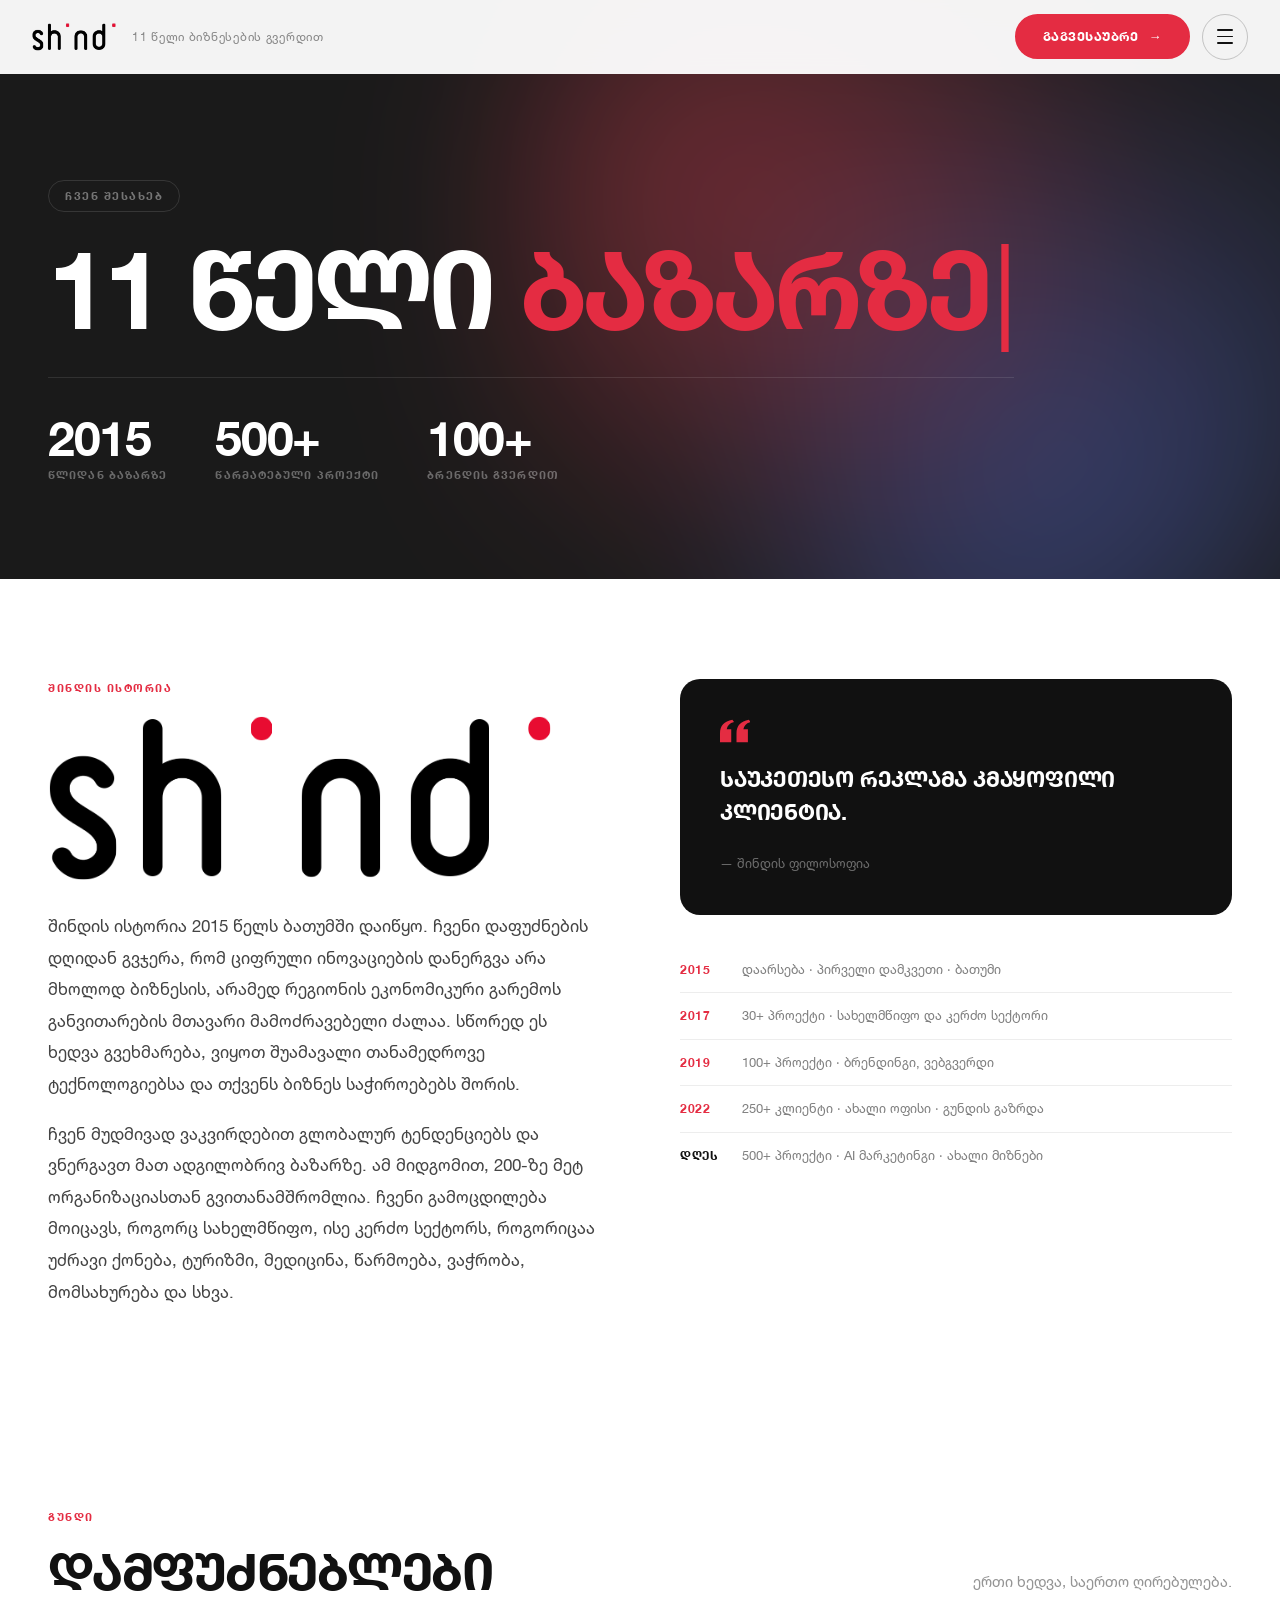
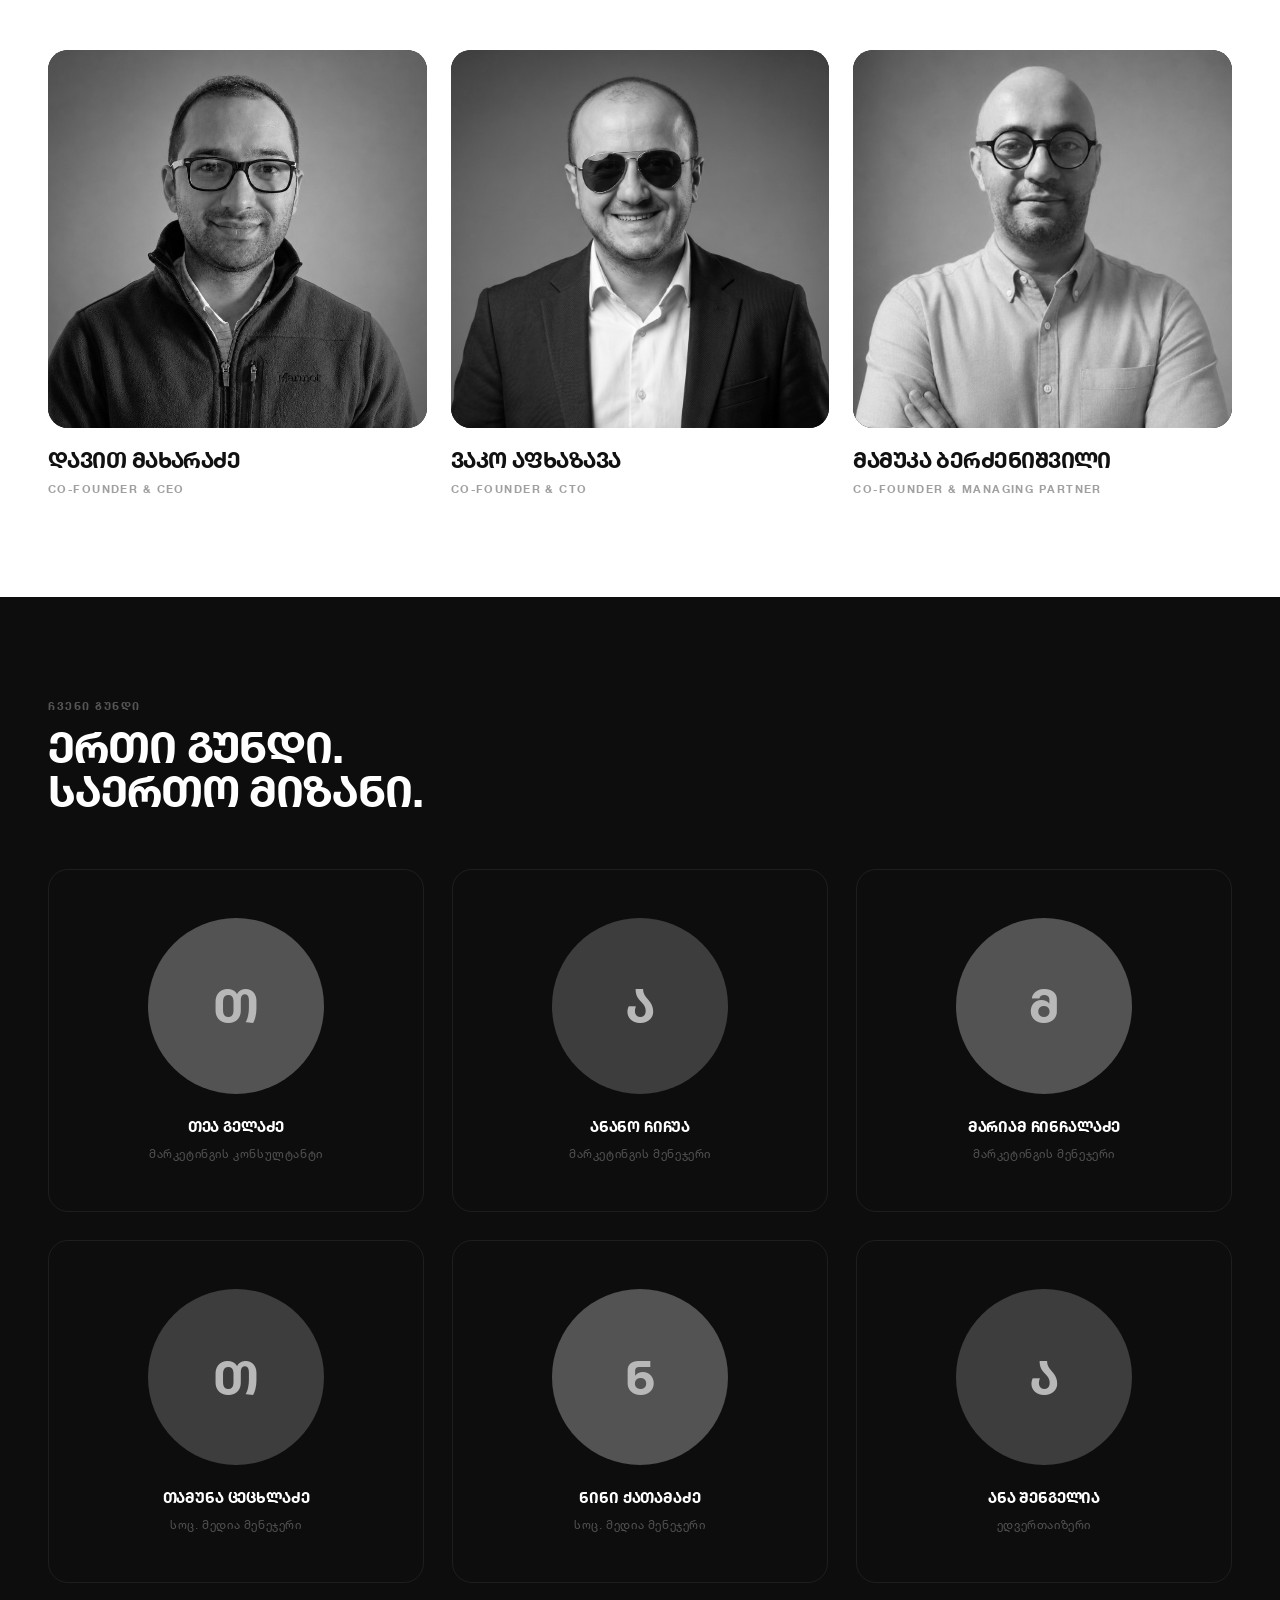
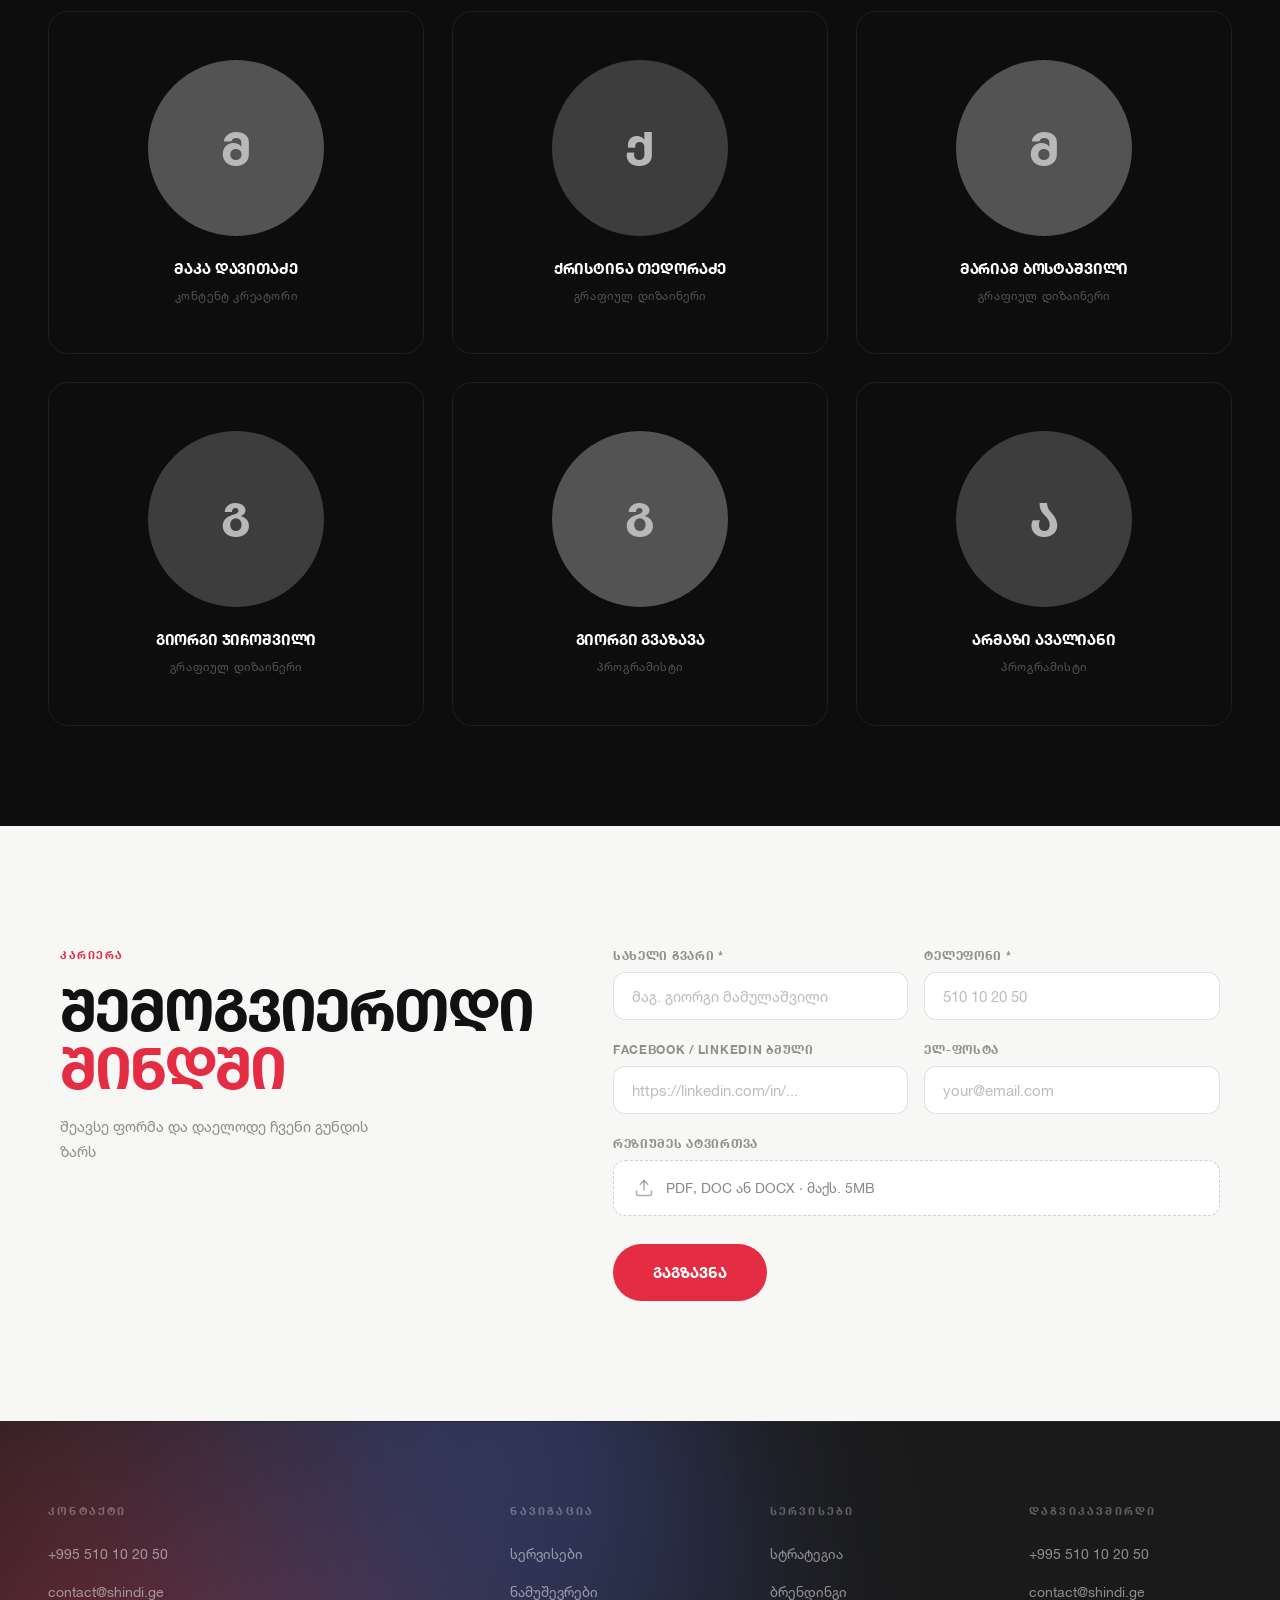
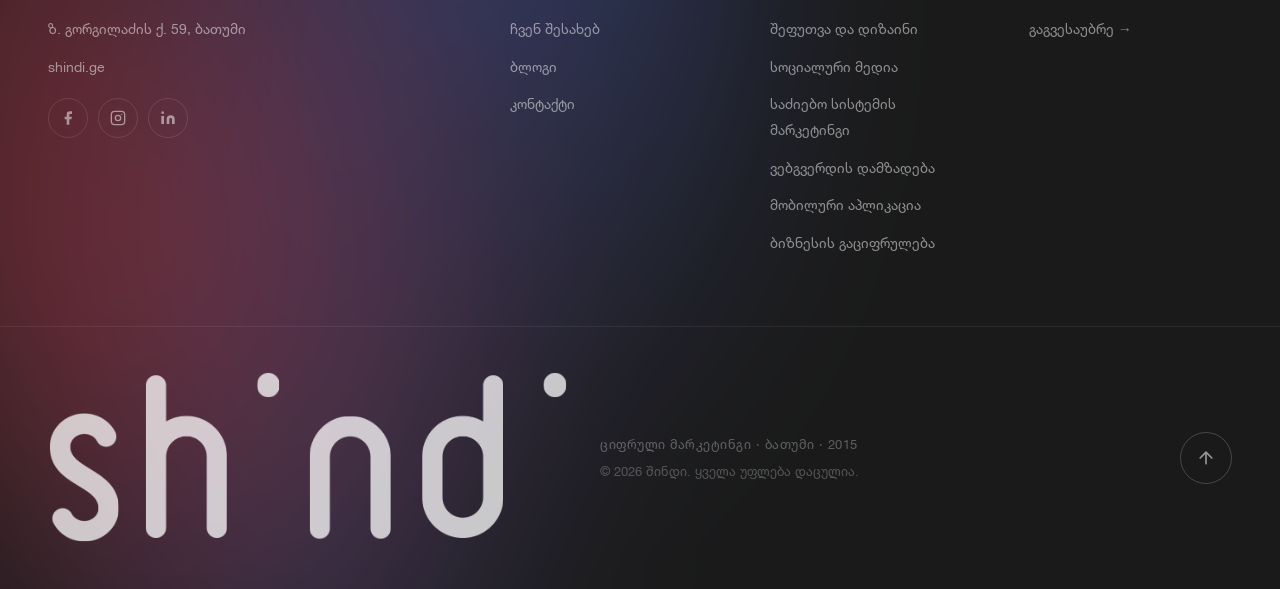
<file: about.html>
﻿<!DOCTYPE html>
<html lang="ka">
<head>
    <meta charset="UTF-8">
    <meta name="viewport" content="width=device-width, initial-scale=1.0">
    <title>ჩვენ შესახებ — შინდი | ციფრული მარკეტინგი ბათუმში</title>
    <meta name="description" content="გაიცანი შინდის 15-კაციანი გუნდი — 3 დამფუძნებელი, 11 წლის გამოცდილება, 200+ წარმატებული პროექტი ბათუმში.">
    <meta name="robots" content="index, follow">
    <link rel="canonical" href="https://www.shindi.ge/about.html">
    <meta property="og:type" content="website">
    <meta property="og:title" content="ჩვენ შესახებ — შინდი">
    <meta property="og:description" content="15 სპეციალისტი, 11 წელი, 200+ კლიენტი. გაიცანი შინდის გუნდი.">
    <meta property="og:image" content="https://www.shindi.ge/Assests/Branding/og-image.png">
    <meta name="theme-color" content="#E42C42">
    <link rel="icon" type="image/svg+xml" href="Assests/Branding/logo.svg">
    <link rel="stylesheet" href="css/style.css">
    <link rel="stylesheet" href="css/pages.css">
</head>
<body class="is-loading">

<!-- LOADER -->
<div id="loader" role="status" aria-label="იტვირთება">
    <div class="loader-content">
        <img src="Assests/Branding/logo.svg" alt="შინდი" class="loader-logo-img">
        <p class="loader-tagline">11 წელი ბიზნესების გვერდით</p>
    </div>
</div>

<!-- NAV OVERLAY -->
<div id="navOverlay" class="nav-overlay" role="dialog" aria-label="ნავიგაცია">

    <!-- Animated blob background -->
    <div class="overlay-blob" aria-hidden="true"></div>

    <div class="overlay-top">
        <a href="index.html" class="overlay-logo"><img src="Assests/Branding/logo.svg" alt="შინდი"></a>
        <div class="overlay-top-actions">
            <button class="overlay-close" id="overlayClose" aria-label="დახურვა">✕</button>
        </div>
    </div>

    <button class="lang-switch" id="langSwitch" aria-label="Switch language">English</button>

    <nav class="overlay-nav">
        <ul>
            <li><a href="index.html">მთავარი <span class="nav-arrow">↗</span></a></li>
            <li><a href="services.html">სერვისები <span class="nav-arrow">↗</span></a></li>
            <li><a href="portfolio.html">ნამუშევრები <span class="nav-arrow">↗</span></a></li>
            <li><a href="about.html" class="active-nav">ჩვენ შესახებ <span class="nav-arrow">↗</span></a></li>
            <li><a href="blog.html">ბლოგი <span class="nav-arrow">↗</span></a></li>
            <li><a href="contact.html">კონტაქტი <span class="nav-arrow">↗</span></a></li>
        </ul>
    </nav>

    <div class="overlay-footer">
        <div class="overlay-contact-item"><a href="tel:+995510102050">+995 510 10 20 50</a></div>
        <div class="overlay-contact-item"><a href="mailto:contact@shindi.ge">contact@shindi.ge</a></div>
        <nav class="overlay-socials" aria-label="სოციალური ქსელები">
            <a href="https://www.facebook.com/shindi.ge" target="_blank" rel="noopener" aria-label="Facebook">
                <svg viewBox="0 0 24 24" fill="currentColor"><path d="M18 2h-3a5 5 0 0 0-5 5v3H7v4h3v8h4v-8h3l1-4h-4V7a1 1 0 0 1 1-1h3z"/></svg>
            </a>
            <a href="https://www.instagram.com/shindi.ge" target="_blank" rel="noopener" aria-label="Instagram">
                <svg viewBox="0 0 24 24" fill="none" stroke="currentColor" stroke-width="2"><rect x="2" y="2" width="20" height="20" rx="5"/><circle cx="12" cy="12" r="4"/><circle cx="17.5" cy="6.5" r="1.5" fill="currentColor" stroke="none"/></svg>
            </a>
            <a href="https://www.linkedin.com/company/shindi/" target="_blank" rel="noopener" aria-label="LinkedIn">
                <svg viewBox="0 0 24 24" fill="currentColor"><path d="M16 8a6 6 0 0 1 6 6v7h-4v-7a2 2 0 0 0-4 0v7h-4v-7a6 6 0 0 1 6-6zM2 9h4v12H2z"/><circle cx="4" cy="4" r="2"/></svg>
            </a>
        </nav>
    </div>
</div>

<!-- HIRE MODAL -->
<div id="hireModal" class="modal-backdrop" role="dialog" aria-modal="true" aria-label="გაგვესაუბრეთ">
    <div class="modal-card">
        <button class="modal-close-btn" id="modalClose" aria-label="დახურვა">✕</button>
        <h2 class="modal-title">გაგვესაუბრეთ</h2>
        <p class="modal-sub">შეავსეთ ფორმა — ჩვენი გუნდი მალე დაგიკავშირდებათ.</p>
        <form id="hireForm" action="#" method="POST" novalidate>
            <input type="hidden" name="_hp" style="display:none" tabindex="-1" autocomplete="off">
            <div class="form-row"><label for="h-name">სახელი *</label><input type="text" id="h-name" name="name" placeholder="თქვენი სახელი" required autocomplete="name"></div>
            <div class="form-row"><label for="h-phone">ტელეფონი *</label><input type="tel" id="h-phone" name="phone" placeholder="+995 5XX XX XX XX" required autocomplete="tel"></div>
            <div class="form-row"><label for="h-email">ელ-ფოსტა</label><input type="email" id="h-email" name="email" placeholder="your@email.com" autocomplete="email"></div>
            <div class="form-row">
                <label for="h-service">სასურველი სერვისი</label>
                <select id="h-service" name="service">
                    <option value="">— აირჩიეთ —</option>
                    <option>სტრატეგია</option><option>ბრენდინგი</option>
                    <option>შეფუთვა და დიზაინი</option><option>სოციალური მედია მარკეტინგი</option>
                    <option>საძიებო სისტემის მარკეტინგი</option><option>ვებგვერდის დამზადება</option>
                    <option>მობილური აპლიკაცია</option><option>ბიზნესის გაციფრულება</option>
                </select>
            </div>
            <button type="submit" class="btn-submit">
                <span class="btn-label">გაგზავნა</span>
                <svg class="btn-spinner" viewBox="0 0 18 18" fill="none"><circle cx="9" cy="9" r="7" stroke="rgba(255,255,255,.3)" stroke-width="2"/><path d="M9 2a7 7 0 0 1 7 7" stroke="#fff" stroke-width="2" stroke-linecap="round"/></svg>
            </button>
        </form>
        <div class="form-success" id="hireFormSuccess">
            <svg viewBox="0 0 52 52" fill="none"><circle cx="26" cy="26" r="25" stroke="#22c55e" stroke-width="2"/><path d="M14 26l8 8 16-16" stroke="#22c55e" stroke-width="2.5" stroke-linecap="round" stroke-linejoin="round"/></svg>
            <p>გმადლობთ!<br>ჩვენი გუნდი მალე დაგიკავშირდებათ.</p>
        </div>
    </div>
</div>

<!-- HEADER -->
<header id="header">
    <div class="header-inner">
        <a href="index.html" class="header-logo" aria-label="შინდი — მთავარი">
            <img src="Assests/Branding/logo.svg" alt="შინდი">
        </a>
        <span class="header-tagline">11 წელი ბიზნესების გვერდით</span>
        <div class="header-actions">
            <button class="hire-btn" data-hire aria-haspopup="dialog">გაგვესაუბრე <em class="arr">→</em></button>
            <button class="burger-circle" id="mainBurger" aria-label="მენიუ" aria-expanded="false" aria-controls="navOverlay">
                <span></span><span></span><span></span>
            </button>
        </div>
    </div>
</header>

<main>

    <!-- ════ HERO ═════════════════════════════════════════════════ -->
    <section class="pg-hero" aria-label="ჩვენ შესახებ">
        <div class="pg-hero-inner">
            <span class="pg-tag" id="abtHeroTag">ჩვენ შესახებ</span>
            <h1 class="pg-title">
                <span id="abtHeroBefore">11 წელი </span><span class="t-red" id="abtWord">ბაზარზე</span>
            </h1>
            <div class="abt-hero-stats">
                <div class="abt-hero-stat">
                    <span class="abt-hero-stat-num" id="abtStat1Num">2015</span>
                    <span class="abt-hero-stat-label" id="abtStat1Label">წლიდან ბაზარზე</span>
                </div>
                <div class="abt-hero-stat">
                    <span class="abt-hero-stat-num" id="abtStat2Num">500+</span>
                    <span class="abt-hero-stat-label" id="abtStat2Label">წარმატებული პროექტი</span>
                </div>
                <div class="abt-hero-stat">
                    <span class="abt-hero-stat-num" id="abtStat3Num">100+</span>
                    <span class="abt-hero-stat-label" id="abtStat3Label">ბრენდის გვერდით</span>
                </div>
            </div>
        </div>
    </section>

    <!-- ════ STORY ════════════════════════════════════════════════ -->
    <section class="abt-story-section" aria-label="ჩვენი ისტორია">
        <div class="abt-story-inner">

            <div>
                <p class="svc-desc-label" id="abtStoryLabel">შინდის ისტორია</p>
                <img class="abt-story-logo" src="Assests/Branding/logo.svg" alt="შინდი" aria-hidden="true">
                <p class="abt-story-body" id="abtStoryPara1">
                    შინდის ისტორია 2015 წელს ბათუმში დაიწყო. ჩვენი დაფუძნების დღიდან გვჯერა, რომ ციფრული ინოვაციების დანერგვა არა მხოლოდ ბიზნესის, არამედ რეგიონის ეკონომიკური გარემოს განვითარების მთავარი მამოძრავებელი ძალაა. სწორედ ეს ხედვა გვეხმარება, ვიყოთ შუამავალი თანამედროვე ტექნოლოგიებსა და თქვენს ბიზნეს საჭიროებებს შორის.
                </p>
                <p class="abt-story-body" id="abtStoryPara2">
                    ჩვენ მუდმივად ვაკვირდებით გლობალურ ტენდენციებს და ვნერგავთ მათ ადგილობრივ ბაზარზე. ამ მიდგომით, 200-ზე მეტ ორგანიზაციასთან გვითანამშრომლია. ჩვენი გამოცდილება მოიცავს, როგორც სახელმწიფო, ისე კერძო სექტორს, როგორიცაა უძრავი ქონება, ტურიზმი, მედიცინა, წარმოება, ვაჭრობა, მომსახურება და სხვა.
                </p>
            </div>

            <div>
                <div class="abt-quote-card">
                    <svg class="abt-quote-icon" viewBox="0 0 40 30" fill="none" aria-hidden="true">
                        <path d="M0 30V18C0 8 5.5 2.2 16.5 0l2.2 3C12.8 4.5 9.7 7.7 9 12.8H15V30H0ZM22 30V18C22 8 27.5 2.2 38.5 0L40.7 3C35 4.5 31.9 7.7 31.2 12.8H37.2V30H22Z" fill="currentColor"/>
                    </svg>
                    <blockquote class="abt-quote-text" id="abtQuoteText">
                        საუკეთესო რეკლამა კმაყოფილი კლიენტია.
                    </blockquote>
                    <cite class="abt-quote-cite" id="abtQuoteCite">— შინდის ფილოსოფია</cite>
                </div>

                <div class="abt-timeline" id="abtTimeline" aria-label="ქრონოლოგია">
                    <div class="abt-tl-item">
                        <span class="abt-tl-year">2015</span>
                        <p class="abt-tl-desc">დაარსება · პირველი დამკვეთი · ბათუმი</p>
                    </div>
                    <div class="abt-tl-item">
                        <span class="abt-tl-year">2017</span>
                        <p class="abt-tl-desc">30+ პროექტი · სახელმწიფო და კერძო სექტორი</p>
                    </div>
                    <div class="abt-tl-item">
                        <span class="abt-tl-year">2019</span>
                        <p class="abt-tl-desc">100+ პროექტი · ბრენდინგი, ვებგვერდი</p>
                    </div>
                    <div class="abt-tl-item">
                        <span class="abt-tl-year">2022</span>
                        <p class="abt-tl-desc">250+ კლიენტი · ახალი ოფისი · გუნდის გაზრდა</p>
                    </div>
                    <div class="abt-tl-item abt-tl-item--now">
                        <span class="abt-tl-year">დღეს</span>
                        <p class="abt-tl-desc">500+ პროექტი · AI მარკეტინგი · ახალი მიზნები</p>
                    </div>
                </div>
            </div>

        </div>
    </section>

    <!-- ════ FOUNDERS ═════════════════════════════════════════════ -->
    <section class="abt-founders-section" aria-label="დამფუძნებლები">
        <div class="abt-founders-inner">

            <div class="abt-founders-hdr">
                <div>
                    <p class="svc-desc-label" id="abtFoundersLabel">გუნდი</p>
                    <h2 class="abt-founders-title" id="abtFoundersTitle">დამფუძნებლები</h2>
                </div>
                <p class="abt-founders-sub" id="abtFoundersSub">ერთი ხედვა, საერთო ღირებულება.</p>
            </div>

            <div class="abt-founders-equal" id="foundersGrid">
                <!-- Founders injected by js/team-data.js -->
            </div>
        </div>
    </section>

    <!-- ════ TEAM ══════════════════════════════════════════════════ -->
    <section class="abt-team-section" aria-label="გუნდი">
        <div class="abt-team-inner">
            <div class="abt-sec-hdr">
                <p class="svc-sec-label" id="abtTeamLabel">ჩვენი გუნდი</p>
                <h2 class="svc-sec-title" id="abtTeamTitle">ერთი გუნდი.<br>საერთო მიზანი.</h2>
            </div>
            <div class="abt-team-grid" id="teamGrid">
                <!-- Team members injected by js/team-data.js -->
            </div>
        </div>
    </section>

</main>

<!-- ════ CAREER FORM ════════════════════════════════════════════ -->
<section class="abt-career-section" aria-label="კარიერა">
    <div class="abt-career-inner">

        <div class="abt-career-hdr">
            <p class="svc-desc-label" id="abtCareerLabel">კარიერა</p>
            <h2 class="abt-career-title"><span id="abtCareerTitleMain">შემოგვიერთდი</span><br><span class="t-red" id="abtCareerTitleWord">შინდში</span></h2>
            <p class="abt-career-sub" id="abtCareerSub">შეავსე ფორმა და დაელოდე ჩვენი გუნდის ზარს</p>
        </div>

        <form class="abt-career-form" id="careerForm"
              action="https://new.shindi.ge/sadmin/wp-json/shindi/v1/career"
              method="POST"
              enctype="multipart/form-data"
              novalidate>
            <!-- honeypot: hidden from humans, bots fill it → submission rejected -->
            <input type="text" name="_hp" style="display:none" tabindex="-1" autocomplete="off">

            <div class="abt-cf-row2">
                <div class="abt-cf-field">
                    <label for="cf-name">სახელი გვარი *</label>
                    <input class="abt-cf-input" type="text" id="cf-name" name="name"
                           placeholder="მაგ. გიორგი მამულაშვილი" required autocomplete="name">
                </div>
                <div class="abt-cf-field">
                    <label for="cf-phone">ტელეფონი *</label>
                    <input class="abt-cf-input" type="tel" id="cf-phone" name="phone"
                           placeholder="510 10 20 50" required autocomplete="tel">
                </div>
            </div>

            <div class="abt-cf-row2">
                <div class="abt-cf-field">
                    <label for="cf-social">Facebook / LinkedIn ბმული</label>
                    <input class="abt-cf-input" type="url" id="cf-social" name="social"
                           placeholder="https://linkedin.com/in/...">
                </div>
                <div class="abt-cf-field">
                    <label for="cf-email">ელ-ფოსტა</label>
                    <input class="abt-cf-input" type="email" id="cf-email" name="email"
                           placeholder="your@email.com" autocomplete="email">
                </div>
            </div>

            <div class="abt-cf-field">
                <label for="cf-resume">რეზიუმეს ატვირთვა</label>
                <label class="abt-cf-file-label" for="cf-resume">
                    <svg viewBox="0 0 24 24" fill="none" stroke="currentColor" stroke-width="1.8" width="20" height="20"><path d="M21 15v4a2 2 0 0 1-2 2H5a2 2 0 0 1-2-2v-4"/><polyline points="17 8 12 3 7 8"/><line x1="12" y1="3" x2="12" y2="15"/></svg>
                    <span id="cfFileName">PDF, DOC ან DOCX · მაქს. 5MB</span>
                    <input class="abt-cf-file" type="file" id="cf-resume" name="resume"
                           accept=".pdf,.doc,.docx" style="display:none">
                </label>
            </div>

            <button type="submit" class="abt-cf-submit">
                <span class="btn-label">გაგზავნა</span>
                <svg class="btn-spinner" viewBox="0 0 18 18" fill="none" style="display:none;">
                    <circle cx="9" cy="9" r="7" stroke="rgba(255,255,255,.3)" stroke-width="2"/>
                    <path d="M9 2a7 7 0 0 1 7 7" stroke="#fff" stroke-width="2" stroke-linecap="round"/>
                </svg>
            </button>
        </form>

        <div class="abt-cf-ok" id="careerSuccess">
            <svg viewBox="0 0 52 52" fill="none">
                <circle cx="26" cy="26" r="25" stroke="#22c55e" stroke-width="2"/>
                <path d="M14 26l8 8 16-16" stroke="#22c55e" stroke-width="2.5" stroke-linecap="round" stroke-linejoin="round"/>
            </svg>
            <h3>გმადლობთ!</h3>
            <p>თქვენი განაცხადი მიღებულია.<br>ჩვენი გუნდი მალე გიპასუხებთ.</p>
        </div>

    </div>
</section>

<!-- FOOTER -->
<footer id="footer">

    <div class="footer-blob" aria-hidden="true"></div>

    <div class="footer-cols">
        <div class="footer-brand footer-col">
            <h5>კონტაქტი</h5>
            <ul>
                <li><a href="tel:+995510102050">+995 510 10 20 50</a></li>
                <li><a href="mailto:contact@shindi.ge">contact@shindi.ge</a></li>
                <li><span>ზ. გორგილაძის ქ. 59, ბათუმი</span></li>
                <li><a href="https://www.shindi.ge" target="_blank" rel="noopener">shindi.ge</a></li>
            </ul>
            <nav class="footer-socials" aria-label="სოციალური ქსელები">
                <a href="https://www.facebook.com/shindi.ge" target="_blank" rel="noopener" aria-label="Facebook">
                    <svg viewBox="0 0 24 24" fill="currentColor"><path d="M18 2h-3a5 5 0 0 0-5 5v3H7v4h3v8h4v-8h3l1-4h-4V7a1 1 0 0 1 1-1h3z"/></svg>
                </a>
                <a href="https://www.instagram.com/shindi.ge" target="_blank" rel="noopener" aria-label="Instagram">
                    <svg viewBox="0 0 24 24" fill="none" stroke="currentColor" stroke-width="2"><rect x="2" y="2" width="20" height="20" rx="5"/><circle cx="12" cy="12" r="4"/><circle cx="17.5" cy="6.5" r="1" fill="currentColor" stroke="none"/></svg>
                </a>
                <a href="https://www.linkedin.com/company/shindi/" target="_blank" rel="noopener" aria-label="LinkedIn">
                    <svg viewBox="0 0 24 24" fill="currentColor"><path d="M16 8a6 6 0 0 1 6 6v7h-4v-7a2 2 0 0 0-4 0v7h-4v-7a6 6 0 0 1 6-6zM2 9h4v12H2z"/><circle cx="4" cy="4" r="2"/></svg>
                </a>
            </nav>
        </div>

        <div class="footer-col">
            <h5>ნავიგაცია</h5>
            <ul>
                <li><a href="services.html">სერვისები</a></li>
                <li><a href="portfolio.html">ნამუშევრები</a></li>
                <li><a href="about.html">ჩვენ შესახებ</a></li>
                <li><a href="blog.html">ბლოგი</a></li>
                <li><a href="contact.html">კონტაქტი</a></li>
            </ul>
        </div>

        <div class="footer-col">
            <h5>სერვისები</h5>
            <ul>
                <li><a href="service.html?s=strategia">სტრატეგია</a></li>
                <li><a href="service.html?s=branding">ბრენდინგი</a></li>
                <li><a href="service.html?s=sheputva">შეფუთვა და დიზაინი</a></li>
                <li><a href="service.html?s=social-media">სოციალური მედია</a></li>
                <li><a href="service.html?s=seo">საძიებო სისტემის მარკეტინგი</a></li>
                <li><a href="service.html?s=website">ვებგვერდის დამზადება</a></li>
                <li><a href="service.html?s=app">მობილური აპლიკაცია</a></li>
                <li><a href="service.html?s=digitalizacia">ბიზნესის გაციფრულება</a></li>
            </ul>
        </div>

        <div class="footer-col">
            <h5>დაგვიკავშირდი</h5>
            <ul>
                <li><a href="tel:+995510102050">+995 510 10 20 50</a></li>
                <li><a href="mailto:contact@shindi.ge">contact@shindi.ge</a></li>
                <li><a href="#" data-hire style="cursor:pointer;">გაგვესაუბრე →</a></li>
            </ul>
        </div>
    </div>

    <div class="footer-end">
        <a href="index.html" class="footer-end-logo" aria-label="შინდი">
            <img src="Assests/Branding/logo.svg" alt="შინდი">
        </a>
        <div class="footer-end-right">
            <span class="footer-tagline">ციფრული მარკეტინგი · ბათუმი · 2015</span>
            <span class="footer-copy">&copy; <span id="year"></span> შინდი. ყველა უფლება დაცულია.</span>
        </div>
        <button class="scroll-top-btn" id="scrollTopBtn" aria-label="ზემოთ">
            <svg viewBox="0 0 24 24" fill="none">
                <path d="M12 19V5M5 12l7-7 7 7" stroke="currentColor" stroke-width="2" stroke-linecap="round" stroke-linejoin="round"/>
            </svg>
        </button>
    </div>

</footer>

<!-- GIFT MODAL -->
<div id="giftModal" class="modal-backdrop" role="dialog" aria-modal="true" aria-label="დაფინანსება">
    <div class="modal-card">
        <button class="modal-close-btn" id="giftClose" aria-label="დახურვა">✕</button>
        <p class="modal-eyebrow">🎁 შენთვის საჩუქარი მაქვს</p>
        <h2 class="modal-title">მიიღე 25 000 ლარიანი დაფინანსება<br>აწარმოე საქართველოს ფარგლებში!</h2>
        <p class="modal-sub">შეავსე ფორმა და გაიგე როგორ მიიღო დაფინანსება:</p>
        <form id="giftForm" action="#" method="POST" novalidate>
            <input type="hidden" name="_hp" style="display:none" tabindex="-1" autocomplete="off">
            <div class="form-row">
                <label for="g-name">სახელი *</label>
                <input type="text" id="g-name" name="name" placeholder="თქვენი სახელი" required autocomplete="name">
            </div>
            <div class="form-row">
                <label for="g-phone">ტელეფონი *</label>
                <input type="tel" id="g-phone" name="phone" placeholder="+995 5XX XX XX XX" required autocomplete="tel">
            </div>
            <div class="form-row">
                <label for="g-email">ელ-ფოსტა *</label>
                <input type="email" id="g-email" name="email" placeholder="your@email.com" required autocomplete="email">
            </div>
            <div class="form-row">
                <label for="g-web">კომპანიის ვებ / Facebook</label>
                <input type="url" id="g-web" name="website" placeholder="https://...">
            </div>
            <div class="form-row">
                <label for="g-revenue">კომპანიის ბრუნვა გასული 12 თვის განმავლობაში</label>
                <select id="g-revenue" name="revenue">
                    <option value="">— აირჩიეთ —</option>
                    <option value="under-30k">30 000 ლარზე ნაკლები</option>
                    <option value="under-500k">500 000 ლარზე ნაკლები</option>
                    <option value="under-2mln">2 მლნ ლარზე ნაკლები</option>
                    <option value="over-2mln">2 მლნ ლარზე მეტი</option>
                </select>
            </div>
            <button type="submit" class="btn-submit">
                <span class="btn-label">გაგზავნა</span>
                <svg class="btn-spinner" viewBox="0 0 18 18" fill="none">
                    <circle cx="9" cy="9" r="7" stroke="rgba(255,255,255,.3)" stroke-width="2"/>
                    <path d="M9 2a7 7 0 0 1 7 7" stroke="#fff" stroke-width="2" stroke-linecap="round"/>
                </svg>
            </button>
        </form>
        <div class="form-success" id="giftFormSuccess">
            <svg viewBox="0 0 52 52" fill="none">
                <circle cx="26" cy="26" r="25" stroke="#22c55e" stroke-width="2"/>
                <path d="M14 26l8 8 16-16" stroke="#22c55e" stroke-width="2.5" stroke-linecap="round" stroke-linejoin="round"/>
            </svg>
            <p>თქვენი მოთხოვნა მიღებულია.<br>მალე დაგიკავშირდებით.</p>
        </div>
    </div>
</div>

<!-- FLOATING GIFT BUTTON -->
<button class="float-gift" data-gift aria-label="შენთვის საჩუქარი მაქვს">
    <span class="gift-icon">🎁</span>
    <span>შენთვის საჩუქარი მაქვს</span>
</button>

<!-- ═══════════════════════════════════════════════════════════
     QUIZ POPUP MODAL
════════════════════════════════════════════════════════════ -->
<div id="quizModal" class="quiz-backdrop" role="dialog" aria-modal="true" aria-label="უფასო კონსულტაცია">
    <div class="quiz-card">

        <!-- Close -->
        <button class="quiz-close" id="quizClose" aria-label="დახურვა">
            <svg viewBox="0 0 24 24" fill="none" width="20" height="20">
                <path d="M18 6L6 18M6 6l12 12" stroke="currentColor" stroke-width="2" stroke-linecap="round"/>
            </svg>
        </button>

        <!-- Star progress -->
        <div class="quiz-stars" aria-label="პროგრესი">
            <span class="quiz-star" aria-hidden="true">★</span>
            <span class="quiz-star" aria-hidden="true">★</span>
            <span class="quiz-star" aria-hidden="true">★</span>
            <span class="quiz-star" aria-hidden="true">★</span>
            <span class="quiz-star" aria-hidden="true">★</span>
        </div>

        <p class="quiz-headline">უპასუხე რამოდენიმე შეკითხვას და მიიღე<br><strong>უფასო კონსულტაცია</strong></p>

        <!-- ── STEP 1 ── სფერო (single choice) -->
        <div class="quiz-step active" data-step="1">
            <p class="quiz-q"><span class="quiz-step-num">1 / 5</span> რომელ სფეროს წარმოადგენთ?</p>
            <div class="qc-grid">
                <button class="qc-btn qc-single" data-val="უძრავი ქონება"><span class="qc-ind"></span><span class="qc-label">🏠 უძრავი ქონება</span></button>
                <button class="qc-btn qc-single" data-val="ტურიზმი"><span class="qc-ind"></span><span class="qc-label">✈️ ტურიზმი</span></button>
                <button class="qc-btn qc-single" data-val="ვაჭრობა"><span class="qc-ind"></span><span class="qc-label">🛍️ ვაჭრობა</span></button>
                <button class="qc-btn qc-single" data-val="მომსახურება"><span class="qc-ind"></span><span class="qc-label">💼 მომსახურება</span></button>
                <button class="qc-btn qc-single qc-other-trigger" data-val="სხვა"><span class="qc-ind"></span><span class="qc-label">✏️ სხვა</span></button>
            </div>
            <input class="quiz-other-field" type="text" placeholder="მიუთითე სფერო..." style="display:none">
            <button class="quiz-next-btn" style="display:none">შემდეგი →</button>
        </div>

        <!-- ── STEP 2 ── სერვისი (single choice) -->
        <div class="quiz-step" data-step="2">
            <button class="quiz-back-btn" data-back>← უკან</button>
            <p class="quiz-q"><span class="quiz-step-num">2 / 5</span> რომელი სერვისი გესაჭიროებათ?</p>
            <div class="qc-grid">
                <button class="qc-btn qc-single" data-val="სტრატეგია"><span class="qc-ind"></span><span class="qc-label">📊 სტრატეგია</span></button>
                <button class="qc-btn qc-single" data-val="ბრენდინგი"><span class="qc-ind"></span><span class="qc-label">🎨 ბრენდინგი</span></button>
                <button class="qc-btn qc-single" data-val="სოც. მედია"><span class="qc-ind"></span><span class="qc-label">📱 სოც. მედია</span></button>
                <button class="qc-btn qc-single" data-val="ვებგვერდი"><span class="qc-ind"></span><span class="qc-label">🌐 ვებგვერდი</span></button>
                <button class="qc-btn qc-single" data-val="აპლიკაცია"><span class="qc-ind"></span><span class="qc-label">📲 აპლიკაცია</span></button>
                <button class="qc-btn qc-single" data-val="ყველა"><span class="qc-ind"></span><span class="qc-label">✨ ყველა</span></button>
            </div>
            <button class="quiz-next-btn" style="display:none">შემდეგი →</button>
        </div>

        <!-- ── STEP 3 ── კომპანია -->
        <div class="quiz-step" data-step="3">
            <button class="quiz-back-btn" data-back>← უკან</button>
            <p class="quiz-q"><span class="quiz-step-num">3 / 5</span> თქვენი კომპანიის დასახელება ან ბმული</p>
            <input class="quiz-input" type="text" placeholder="სახელი, Facebook ბმული ან ვებგვერდი" autocomplete="off" required>
            <p class="quiz-field-err" style="display:none">⚠ გთხოვთ შეავსოთ ეს ველი</p>
            <button class="quiz-next-btn">შემდეგი →</button>
        </div>

        <!-- ── STEP 4 ── ტელეფონი -->
        <div class="quiz-step" data-step="4">
            <button class="quiz-back-btn" data-back>← უკან</button>
            <p class="quiz-q"><span class="quiz-step-num">4 / 5</span> მიუთითეთ თქვენი ტელეფონი</p>
            <input class="quiz-input" type="tel" placeholder="510 10 20 50" autocomplete="tel" required>
            <p class="quiz-field-err" style="display:none">⚠ გთხოვთ შეიყვანოთ ტელეფონის ნომერი</p>
            <button class="quiz-next-btn">შემდეგი →</button>
        </div>

        <!-- ── STEP 5 ── მოლოდინი (single choice) -->
        <div class="quiz-step" data-step="5">
            <button class="quiz-back-btn" data-back>← უკან</button>
            <p class="quiz-q"><span class="quiz-step-num">5 / 5</span> როგორი მომსახურების მოლოდინი გაქვთ?</p>
            <div class="qc-grid qc-grid--col1">
                <button class="qc-btn qc-single" data-val="სწრაფად, იაფად და ხარისხიანად"><span class="qc-ind"></span><span class="qc-label">⚡ სწრაფად, იაფად და ხარისხიანად</span></button>
                <button class="qc-btn qc-single" data-val="თანადაფინანსებით (აწარმოე საქართველოში)"><span class="qc-ind"></span><span class="qc-label">🤝 თანადაფინანსებით (აწარმოე საქართველოში)</span></button>
                <button class="qc-btn qc-single" data-val="მხოლოდ პრემიუმ ხარისხით"><span class="qc-ind"></span><span class="qc-label">💎 მხოლოდ პრემიუმ ხარისხით</span></button>
            </div>
        </div>

        <!-- ── SUCCESS SCREEN ── -->
        <div class="quiz-success" id="quizSuccess">
            <div class="quiz-success-stars">
                <span class="qs-star">★</span>
                <span class="qs-star">★</span>
                <span class="qs-star">★</span>
                <span class="qs-star">★</span>
                <span class="qs-star">★</span>
            </div>
            <p class="quiz-success-msg">წარმატება გზაშია,<br>ჩვენი მენეჯერი მალე დაგიკავშირდებათ</p>
            <button class="quiz-success-close" id="quizSuccessClose">დახურვა</button>
        </div>

    </div><!-- /.quiz-card -->
</div><!-- /#quizModal -->

<script src="js/aboutpage-data.js"></script>
<script src="js/team-data.js"></script>
<script src="js/main.js"></script>

<script>
/* ── Team: render from WordPress, fall back to static data ── */
(function () {
    'use strict';

    var FALLBACK_FOUNDERS = [
        { name: 'დავით მახარაძე',       role: 'Co-founder & CEO',              photo: 'Assests/Team/1-dato-ceo.jpg',       isFounder: true },
        { name: 'ვაკო აფხაზავა',         role: 'Co-founder & CTO',              photo: 'Assests/Team/2-vako-cto.jpg',       isFounder: true },
        { name: 'მამუკა ბერძენიშვილი',  role: 'Co-founder & Managing Partner', photo: 'Assests/Team/3-mamuka-partner.jpg', isFounder: true },
    ];

    var FALLBACK_TEAM = [
        { name: 'თეა გელაძე',          role: 'მარკეტინგის კონსულტანტი' },
        { name: 'ანანო ჩიჩუა',          role: 'მარკეტინგის მენეჯერი' },
        { name: 'მარიამ ჩინჩალაძე',    role: 'მარკეტინგის მენეჯერი' },
        { name: 'თამუნა ცეცხლაძე',     role: 'სოც. მედია მენეჯერი' },
        { name: 'ნინი ქათამაძე',        role: 'სოც. მედია მენეჯერი' },
        { name: 'ანა შენგელია',         role: 'ედვერთაიზერი' },
        { name: 'მაკა დავითაძე',        role: 'კონტენტ კრეატორი' },
        { name: 'ქრისტინა თედორაძე',   role: 'გრაფიულ დიზაინერი' },
        { name: 'მარიამ ბოსტაშვილი',   role: 'გრაფიულ დიზაინერი' },
        { name: 'გიორგი ჯიჩოშვილი',    role: 'გრაფიულ დიზაინერი' },
        { name: 'გიორგი გვაზავა',       role: 'პროგრამისტი' },
        { name: 'არმაზი ავალიანი',      role: 'პროგრამისტი' },
    ];

    var AVATAR_COLORS = ['blue', 'red'];

    function renderFounders(founders) {
        var grid = document.getElementById('foundersGrid');
        if (!grid) return;
        grid.innerHTML = '';
        founders.forEach(function (f) {
            var art = document.createElement('article');
            art.className = 'abt-founder-eq-card';
            art.innerHTML =
                '<div class="abt-founder-eq-img">' +
                    '<img src="' + f.photo + '" alt="' + f.name + '" loading="lazy">' +
                '</div>' +
                '<h3 class="abt-founder-eq-name">' + f.name + '</h3>' +
                '<span class="abt-founder-eq-role">' + f.role + '</span>';
            grid.appendChild(art);
        });
    }

    function renderTeam(members) {
        var grid = document.getElementById('teamGrid');
        if (!grid) return;
        grid.innerHTML = '';
        members.forEach(function (m, i) {
            var color   = AVATAR_COLORS[i % 2];
            var initial = m.name && m.name.length > 0 ? m.name.charAt(0) : '?';
            var div = document.createElement('div');
            div.className = 'abt-member-card';
            div.innerHTML =
                '<div class="abt-avatar abt-avatar--sm abt-avatar--' + color + '" aria-hidden="true">' + initial + '</div>' +
                '<p class="abt-member-name">' + m.name + '</p>' +
                '<p class="abt-member-role">' + m.role + '</p>';
            grid.appendChild(div);
        });
    }

    function onTeamData(team) {
        var founders = team.filter(function (m) { return m.isFounder; });
        var members  = team.filter(function (m) { return !m.isFounder; });
        renderFounders(founders.length > 0 ? founders : FALLBACK_FOUNDERS);
        renderTeam(members.length > 0 ? members : FALLBACK_TEAM);
    }

    if (window.SHINDI_TEAM_READY) {
        onTeamData(window.SHINDI_TEAM);
    } else {
        document.addEventListener('shindiTeamReady', function (e) { onTeamData(e.detail); });
    }
})();
</script>

<script>
/* ── About page CMS data ──────────────────────────────────────── */
(function () {
    'use strict';

    function setText(id, value) {
        if (!value) return;
        var el = document.getElementById(id);
        if (el) el.textContent = value;
    }

    function parseTimeline(raw) {
        if (!raw) return [];
        return raw.split('\n')
            .map(function (l) { return l.trim(); })
            .filter(Boolean)
            .map(function (l) {
                var sep = l.indexOf('|');
                return {
                    year: sep > -1 ? l.slice(0, sep).trim() : l,
                    desc: sep > -1 ? l.slice(sep + 1).trim() : ''
                };
            })
            .filter(function (e) { return e.year; });
    }

    function applyAbout(data) {
        if (!data) return;

        /* Hero */
        setText('abtHeroTag',    data.hero_tag);
        setText('abtHeroBefore', data.hero_title_before);
        /* abtWord is handled by the typewriter in main.js via window.SHINDI_ABOUT_HERO_WORDS */
        setText('abtStat1Num',   data.stat_1_num);
        setText('abtStat1Label', data.stat_1_label);
        setText('abtStat2Num',   data.stat_2_num);
        setText('abtStat2Label', data.stat_2_label);
        setText('abtStat3Num',   data.stat_3_num);
        setText('abtStat3Label', data.stat_3_label);

        /* Story */
        setText('abtStoryLabel', data.story_label);
        setText('abtStoryPara1', data.story_para_1);
        setText('abtStoryPara2', data.story_para_2);
        setText('abtQuoteText',  data.quote_text);
        setText('abtQuoteCite',  data.quote_cite);

        /* Timeline — rebuild from textarea */
        var entries = parseTimeline(data.timeline);
        if (entries.length > 0) {
            var tlEl = document.getElementById('abtTimeline');
            if (tlEl) {
                tlEl.innerHTML = '';
                entries.forEach(function (e, i) {
                    var isLast = i === entries.length - 1;
                    var div = document.createElement('div');
                    div.className = 'abt-tl-item' + (isLast ? ' abt-tl-item--now' : '');
                    var yr = document.createElement('span');
                    yr.className = 'abt-tl-year';
                    yr.textContent = e.year;
                    var dp = document.createElement('p');
                    dp.className = 'abt-tl-desc';
                    dp.textContent = e.desc;
                    div.appendChild(yr);
                    div.appendChild(dp);
                    tlEl.appendChild(div);
                });
            }
        }

        /* Founders section labels */
        setText('abtFoundersLabel', data.founders_label);
        setText('abtFoundersTitle', data.founders_title);
        setText('abtFoundersSub',   data.founders_sub);

        /* Team section labels */
        setText('abtTeamLabel', data.team_label);
        if (data.team_title_1 || data.team_title_2) {
            var ttEl = document.getElementById('abtTeamTitle');
            if (ttEl) ttEl.innerHTML = (data.team_title_1 || '') + '<br>' + (data.team_title_2 || '');
        }

        /* Career section labels */
        setText('abtCareerLabel',     data.career_label);
        setText('abtCareerTitleMain', data.career_title_main);
        setText('abtCareerTitleWord', data.career_title_word);
        setText('abtCareerSub',       data.career_sub);
    }

    if (window.SHINDI_ABOUT_READY) {
        applyAbout(window.SHINDI_ABOUT);
    } else {
        document.addEventListener('shindiAboutReady', function (e) { applyAbout(e.detail); });
    }
})();
</script>

<script>
/* ── Career form ──────────────────────────────────────────────── */
(function () {
    const form     = document.getElementById('careerForm');
    const success  = document.getElementById('careerSuccess');
    const fileInput = document.getElementById('cf-resume');
    const fileName  = document.getElementById('cfFileName');

    if (!form) return;

    /* Show selected file name + validate size */
    if (fileInput && fileName) {
        fileInput.addEventListener('change', function () {
            if (!this.files.length) {
                fileName.textContent = 'PDF, DOC ან DOCX · მაქს. 5MB';
                return;
            }
            const file = this.files[0];
            if (file.size > 5 * 1024 * 1024) {
                fileName.textContent = '⚠ ფაილი 5MB-ზე დიდია';
                this.value = '';
                return;
            }
            fileName.textContent = file.name;
        });
    }

    /* Submit via Fetch → Formsubmit.co (supports file attachments) */
    form.addEventListener('submit', async function (e) {
        e.preventDefault();

        const btn     = form.querySelector('.abt-cf-submit');
        const label   = btn.querySelector('.btn-label');
        const spinner = btn.querySelector('.btn-spinner');

        /* Block submit if oversized file still somehow selected */
        if (fileInput && fileInput.files[0] && fileInput.files[0].size > 5 * 1024 * 1024) {
            alert('გთხოვთ ატვირთოთ 5MB-ზე ნაკლები ფაილი.');
            return;
        }

        btn.disabled = true;
        label.style.display = 'none';
        spinner.style.display = 'inline-block';

        try {
            const formData = new FormData(form);
            const res  = await fetch(form.action, {
                method: 'POST',
                body: formData,
                headers: { 'Accept': 'application/json' }
            });

            const json = await res.json();
            if (json.success === true) {
                form.style.display = 'none';
                success.classList.add('is-visible');
                history.pushState({}, '', '/submitted');
            } else {
                throw new Error('server');
            }
        } catch (_) {
            btn.disabled = false;
            label.style.display = '';
            spinner.style.display = 'none';
            alert('გაგზავნა ვერ მოხერხდა. სცადეთ მოგვიანებით ან მოგვწერეთ contact@shindi.ge');
        }
    });
})();
</script>
</body>
</html>
</file>
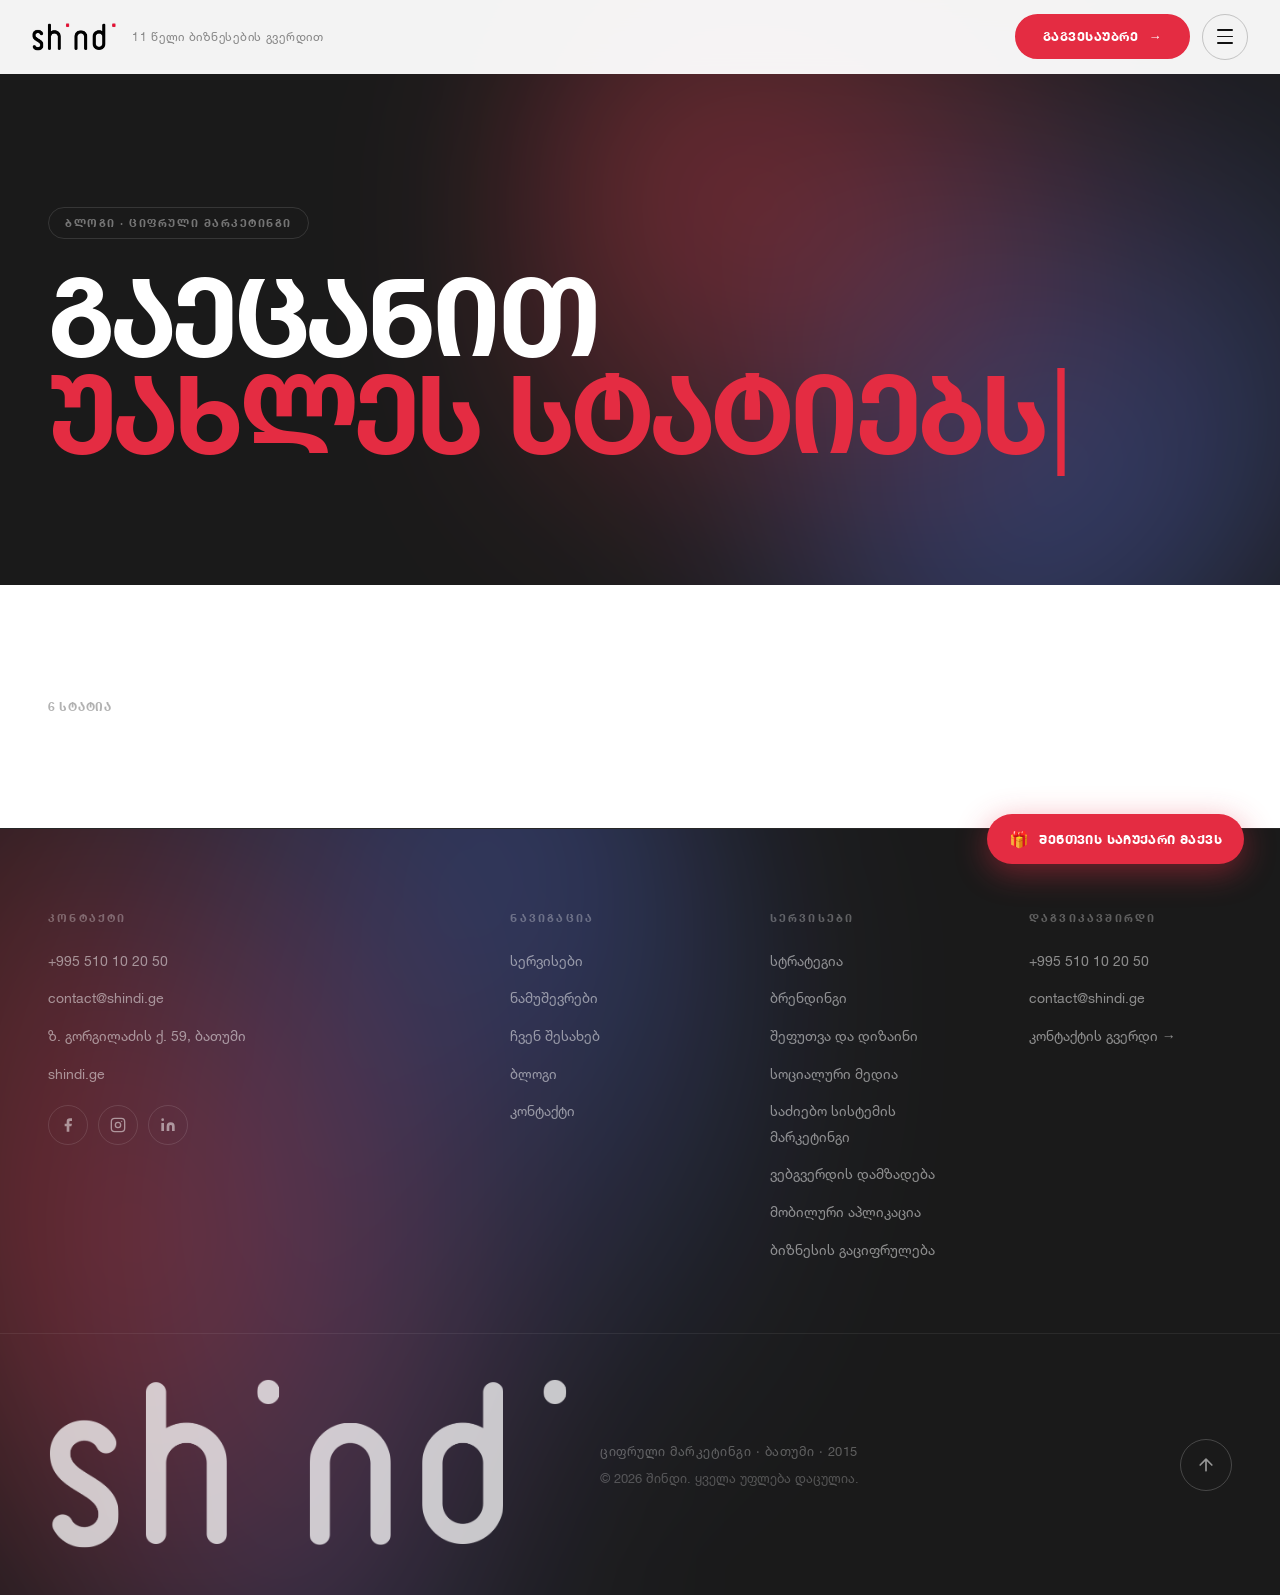
<file: blog-single.html>
<!DOCTYPE html>
<html lang="ka">
<head>
    <meta charset="UTF-8">
    <meta name="viewport" content="width=device-width, initial-scale=1.0">
    <title id="metaTitle">სტატია — შინდი</title>
    <meta name="description" id="metaDesc" content="შინდის ბლოგი — ციფრული მარკეტინგი ბათუმში.">
    <meta name="robots" content="index, follow">
    <link rel="canonical" id="metaCanon" href="https://www.shindi.ge/blog-single.html">
    <meta property="og:type"  content="article">
    <meta property="og:url"   id="metaOgUrl"   content="https://www.shindi.ge/blog-single.html">
    <meta property="og:title" id="metaOgTitle" content="სტატია — შინდი">
    <meta property="og:description" id="metaOgDesc" content="">
    <meta property="og:image" id="metaOgImg"  content="https://www.shindi.ge/Assests/Branding/og-image.png">
    <meta name="theme-color" content="#E42C42">
    <link rel="icon" type="image/svg+xml" href="Assests/Branding/logo.svg">
    <link rel="stylesheet" href="css/style.css">
    <link rel="stylesheet" href="css/pages.css">
</head>
<body class="is-loading">

<!-- LOADER -->
<div id="loader" role="status" aria-label="იტვირთება">
    <div class="loader-content">
        <img src="Assests/Branding/logo.svg" alt="შინდი" class="loader-logo-img">
        <p class="loader-tagline">11 წელი ბიზნესების გვერდით</p>
    </div>
</div>

<!-- NAV OVERLAY -->
<div id="navOverlay" class="nav-overlay" role="dialog" aria-label="ნავიგაცია">

    <!-- Animated blob background -->
    <div class="overlay-blob" aria-hidden="true"></div>

    <div class="overlay-top">
        <a href="index.html" class="overlay-logo"><img src="Assests/Branding/logo.svg" alt="შინდი"></a>
        <div class="overlay-top-actions">
            <button class="overlay-close" id="overlayClose" aria-label="დახურვა">✕</button>
        </div>
    </div>

    <button class="lang-switch" id="langSwitch" aria-label="Switch language">English</button>

    <nav class="overlay-nav">
        <ul>
            <li><a href="index.html">მთავარი <span class="nav-arrow">↗</span></a></li>
            <li><a href="services.html">სერვისები <span class="nav-arrow">↗</span></a></li>
            <li><a href="portfolio.html">ნამუშევრები <span class="nav-arrow">↗</span></a></li>
            <li><a href="about.html">ჩვენ შესახებ <span class="nav-arrow">↗</span></a></li>
            <li><a href="blog.html" class="active-nav">ბლოგი <span class="nav-arrow">↗</span></a></li>
            <li><a href="contact.html">კონტაქტი <span class="nav-arrow">↗</span></a></li>
        </ul>
    </nav>

    <div class="overlay-footer">
        <div class="overlay-contact-item"><a href="tel:+995510102050">+995 510 10 20 50</a></div>
        <div class="overlay-contact-item"><a href="mailto:contact@shindi.ge">contact@shindi.ge</a></div>
        <nav class="overlay-socials" aria-label="სოციალური ქსელები">
            <a href="https://www.facebook.com/shindi.ge" target="_blank" rel="noopener" aria-label="Facebook">
                <svg viewBox="0 0 24 24" fill="currentColor"><path d="M18 2h-3a5 5 0 0 0-5 5v3H7v4h3v8h4v-8h3l1-4h-4V7a1 1 0 0 1 1-1h3z"/></svg>
            </a>
            <a href="https://www.instagram.com/shindi.ge" target="_blank" rel="noopener" aria-label="Instagram">
                <svg viewBox="0 0 24 24" fill="none" stroke="currentColor" stroke-width="2"><rect x="2" y="2" width="20" height="20" rx="5"/><circle cx="12" cy="12" r="4"/><circle cx="17.5" cy="6.5" r="1.5" fill="currentColor" stroke="none"/></svg>
            </a>
            <a href="https://www.linkedin.com/company/shindi/" target="_blank" rel="noopener" aria-label="LinkedIn">
                <svg viewBox="0 0 24 24" fill="currentColor"><path d="M16 8a6 6 0 0 1 6 6v7h-4v-7a2 2 0 0 0-4 0v7h-4v-7a6 6 0 0 1 6-6zM2 9h4v12H2z"/><circle cx="4" cy="4" r="2"/></svg>
            </a>
        </nav>
    </div>
</div>

<!-- HIRE MODAL -->
<div id="hireModal" class="modal-backdrop" role="dialog" aria-modal="true" aria-label="გაგვესაუბრეთ">
    <div class="modal-card">
        <button class="modal-close-btn" id="modalClose" aria-label="დახურვა">✕</button>
        <h2 class="modal-title">გაგვესაუბრეთ</h2>
        <p class="modal-sub">შეავსეთ ფორმა — ჩვენი გუნდი მალე დაგიკავშირდებათ.</p>
        <form id="hireForm" action="#" method="POST" novalidate>
            <input type="hidden" name="_hp" style="display:none" tabindex="-1" autocomplete="off">
            <div class="form-row"><label for="h-name">სახელი *</label><input type="text" id="h-name" name="name" placeholder="თქვენი სახელი" required autocomplete="name"></div>
            <div class="form-row"><label for="h-phone">ტელეფონი *</label><input type="tel" id="h-phone" name="phone" placeholder="+995 5XX XX XX XX" required autocomplete="tel"></div>
            <div class="form-row"><label for="h-email">ელ-ფოსტა</label><input type="email" id="h-email" name="email" placeholder="your@email.com" autocomplete="email"></div>
            <div class="form-row">
                <label for="h-service">სასურველი სერვისი</label>
                <select id="h-service" name="service">
                    <option value="">— აირჩიეთ —</option>
                    <option>სტრატეგია</option><option>ბრენდინგი</option>
                    <option>შეფუთვა და დიზაინი</option><option>სოციალური მედია მარკეტინგი</option>
                    <option>საძიებო სისტემის მარკეტინგი</option><option>ვებგვერდის დამზადება</option>
                    <option>მობილური აპლიკაცია</option><option>ბიზნესის გაციფრულება</option>
                </select>
            </div>
            <button type="submit" class="btn-submit">
                <span class="btn-label">გაგზავნა</span>
                <svg class="btn-spinner" viewBox="0 0 18 18" fill="none"><circle cx="9" cy="9" r="7" stroke="rgba(255,255,255,.3)" stroke-width="2"/><path d="M9 2a7 7 0 0 1 7 7" stroke="#fff" stroke-width="2" stroke-linecap="round"/></svg>
            </button>
        </form>
        <div class="form-success" id="hireFormSuccess">
            <svg viewBox="0 0 52 52" fill="none"><circle cx="26" cy="26" r="25" stroke="#22c55e" stroke-width="2"/><path d="M14 26l8 8 16-16" stroke="#22c55e" stroke-width="2.5" stroke-linecap="round" stroke-linejoin="round"/></svg>
            <p>გმადლობთ!<br>ჩვენი გუნდი მალე დაგიკავშირდებათ.</p>
        </div>
    </div>
</div>

<!-- HEADER -->
<header id="header">
    <div class="header-inner">
        <a href="index.html" class="header-logo" aria-label="შინდი — მთავარი"><img src="Assests/Branding/logo.svg" alt="შინდი"></a>
        <span class="header-tagline">11 წელი ბიზნესების გვერდით</span>
        <div class="header-actions">
            <button class="hire-btn" data-hire aria-haspopup="dialog">გაგვესაუბრე <em class="arr">→</em></button>
            <button class="burger-circle" id="mainBurger" aria-label="მენიუ" aria-expanded="false" aria-controls="navOverlay"><span></span><span></span><span></span></button>
        </div>
    </div>
</header>

<main>

    <!-- ════ ARTICLE HERO ════════════════════════════════════════ -->
    <section class="bs-hero" aria-label="სტატია">
        <div class="bs-hero-img-wrap">
            <img id="bsHeroImg" src="" alt="" loading="eager">
            <div class="bs-hero-overlay"></div>
        </div>
        <div class="bs-hero-content">
            <nav class="bs-breadcrumb" aria-label="breadcrumb">
                <a href="index.html">მთავარი</a>
                <span>›</span>
                <a href="blog.html">ბლოგი</a>
                <span>›</span>
                <span id="bsBreadTitle">სტატია</span>
            </nav>
            <span class="blog-cat-pill" id="bsCatPill">კატეგორია</span>
            <h1 class="bs-title" id="bsTitle">სტატიის სათაური</h1>
        </div>
    </section>

    <!-- ════ ARTICLE BODY ════════════════════════════════════════ -->
    <!-- bs-layout uses CSS grid-template-areas on desktop and flex on mobile
         for full control of element order across breakpoints             -->
    <div class="bs-layout">

        <!-- Article content -->
        <article class="bs-article" id="bsArticle">
            <p class="bs-intro" id="bsIntro"></p>
            <div id="bsBody"></div>
        </article>

        <!-- Sidebar wrapper — display:contents on mobile so children
             become direct flex children and can be reordered via CSS   -->
        <aside class="bs-sidebar">

            <!-- Table of contents -->
            <div class="bs-toc-card">
                <p class="bs-toc-title">სტატიის შინაარსი</p>
                <ul class="bs-toc-list" id="bsToc"></ul>
            </div>

            <!-- Share bar (lives inside sidebar on desktop col2 row;
                 on mobile reordered between article and tags via flex) -->
            <div class="bs-share-bar">
                <span class="bs-share-label">გაუზიარე სტატია:</span>
                <div class="bs-share-btns">
                    <a id="shareFb" class="bs-share-btn" href="#" target="_blank" rel="noopener" aria-label="Facebook">
                        <svg viewBox="0 0 24 24" fill="currentColor"><path d="M18 2h-3a5 5 0 0 0-5 5v3H7v4h3v8h4v-8h3l1-4h-4V7a1 1 0 0 1 1-1h3z"/></svg>
                    </a>
                    <a id="shareLinkedIn" class="bs-share-btn" href="#" target="_blank" rel="noopener" aria-label="LinkedIn">
                        <svg viewBox="0 0 24 24" fill="currentColor"><path d="M16 8a6 6 0 0 1 6 6v7h-4v-7a2 2 0 0 0-4 0v7h-4v-7a6 6 0 0 1 6-6zM2 9h4v12H2z"/><circle cx="4" cy="4" r="2"/></svg>
                    </a>
                    <button class="bs-share-btn" id="copyLinkBtn" aria-label="ბმულის კოპირება">
                        <svg viewBox="0 0 24 24" fill="none" stroke="currentColor" stroke-width="2"><path d="M10 13a5 5 0 0 0 7.54.54l3-3a5 5 0 0 0-7.07-7.07l-1.72 1.71"/><path d="M14 11a5 5 0 0 0-7.54-.54l-3 3a5 5 0 0 0 7.07 7.07l1.71-1.71"/></svg>
                    </button>
                </div>
            </div>

            <!-- Tags -->
            <div class="bs-tags-card">
                <p class="bs-toc-title">თეგები</p>
                <div class="bs-tags" id="bsTags"></div>
            </div>

            <!-- CTA card -->
            <div class="bs-cta-card">
                <p class="bs-cta-label">გჭირდება მარკეტინგული მომსახურება ბიზნესისთვის?</p>
                <h3 class="bs-cta-title">ჩვენი გუნდი<br>აქ არის</h3>
                <p class="bs-cta-sub">მიიღე უფასო კონსულტაცია</p>
                <button class="bs-cta-btn" data-hire>გაგვესაუბრე</button>
            </div>

        </aside>

    </div>

    <!-- ════ RELATED POSTS ════════════════════════════════════ -->
    <section class="bs-related-section" aria-label="სხვა სტატიები">
        <div class="bs-related-inner">
            <p class="svc-sec-label">გააგრძელე კითხვა</p>
            <h2 class="bs-related-title">მსგავსი სტატიები</h2>
            <div class="blog-grid bs-related-grid" id="bsRelated"></div>
        </div>
    </section>

</main>

<!-- FOOTER -->
<footer id="footer">
    <div class="footer-blob" aria-hidden="true"></div>
    <div class="footer-cols">
        <div class="footer-brand footer-col">
            <h5>კონტაქტი</h5>
            <ul>
                <li><a href="tel:+995510102050">+995 510 10 20 50</a></li>
                <li><a href="mailto:contact@shindi.ge">contact@shindi.ge</a></li>
                <li><span>ზ. გორგილაძის ქ. 59, ბათუმი</span></li>
                <li><a href="https://www.shindi.ge" target="_blank" rel="noopener">shindi.ge</a></li>
            </ul>
            <nav class="footer-socials" aria-label="სოციალური ქსელები">
                <a href="https://www.facebook.com/shindi.ge" target="_blank" rel="noopener" aria-label="Facebook"><svg viewBox="0 0 24 24" fill="currentColor"><path d="M18 2h-3a5 5 0 0 0-5 5v3H7v4h3v8h4v-8h3l1-4h-4V7a1 1 0 0 1 1-1h3z"/></svg></a>
                <a href="https://www.instagram.com/shindi.ge" target="_blank" rel="noopener" aria-label="Instagram"><svg viewBox="0 0 24 24" fill="none" stroke="currentColor" stroke-width="2"><rect x="2" y="2" width="20" height="20" rx="5"/><circle cx="12" cy="12" r="4"/><circle cx="17.5" cy="6.5" r="1" fill="currentColor" stroke="none"/></svg></a>
                <a href="https://www.linkedin.com/company/shindi/" target="_blank" rel="noopener" aria-label="LinkedIn"><svg viewBox="0 0 24 24" fill="currentColor"><path d="M16 8a6 6 0 0 1 6 6v7h-4v-7a2 2 0 0 0-4 0v7h-4v-7a6 6 0 0 1 6-6zM2 9h4v12H2z"/><circle cx="4" cy="4" r="2"/></svg></a>
            </nav>
        </div>
        <div class="footer-col">
            <h5>ნავიგაცია</h5>
            <ul>
                <li><a href="services.html">სერვისები</a></li>
                <li><a href="portfolio.html">ნამუშევრები</a></li>
                <li><a href="about.html">ჩვენ შესახებ</a></li>
                <li><a href="blog.html">ბლოგი</a></li>
                <li><a href="contact.html">კონტაქტი</a></li>
            </ul>
        </div>
        <div class="footer-col">
            <h5>სერვისები</h5>
            <ul>
                <li><a href="service.html?s=strategia">სტრატეგია</a></li>
                <li><a href="service.html?s=branding">ბრენდინგი</a></li>
                <li><a href="service.html?s=sheputva">შეფუთვა და დიზაინი</a></li>
                <li><a href="service.html?s=social-media">სოციალური მედია</a></li>
                <li><a href="service.html?s=seo">საძიებო სისტემის მარკეტინგი</a></li>
                <li><a href="service.html?s=website">ვებგვერდის დამზადება</a></li>
                <li><a href="service.html?s=app">მობილური აპლიკაცია</a></li>
                <li><a href="service.html?s=digitalizacia">ბიზნესის გაციფრულება</a></li>
            </ul>
        </div>
        <div class="footer-col">
            <h5>დაგვიკავშირდი</h5>
            <ul>
                <li><a href="tel:+995510102050">+995 510 10 20 50</a></li>
                <li><a href="mailto:contact@shindi.ge">contact@shindi.ge</a></li>
                <li><a href="contact.html">კონტაქტის გვერდი →</a></li>
            </ul>
        </div>
    </div>
    <div class="footer-end">
        <a href="index.html" class="footer-end-logo" aria-label="შინდი">
            <img src="Assests/Branding/logo.svg" alt="შინდი">
        </a>
        <div class="footer-end-right">
            <span class="footer-tagline">ციფრული მარკეტინგი · ბათუმი · 2015</span>
            <span class="footer-copy">&copy; <span id="year"></span> შინდი. ყველა უფლება დაცულია.</span>
        </div>
        <button class="scroll-top-btn" id="scrollTopBtn" aria-label="ზემოთ">
            <svg viewBox="0 0 24 24" fill="none">
                <path d="M12 19V5M5 12l7-7 7 7" stroke="currentColor" stroke-width="2" stroke-linecap="round" stroke-linejoin="round"/>
            </svg>
        </button>
    </div>
</footer>

<!-- GIFT MODAL -->
<div id="giftModal" class="modal-backdrop" role="dialog" aria-modal="true" aria-label="დაფინანსება">
    <div class="modal-card">
        <button class="modal-close-btn" id="giftClose" aria-label="დახურვა">✕</button>
        <p class="modal-eyebrow">🎁 შენთვის საჩუქარი მაქვს</p>
        <h2 class="modal-title">მიიღე 25 000 ლარიანი დაფინანსება<br>აწარმოე საქართველოს ფარგლებში!</h2>
        <p class="modal-sub">შეავსე ფორმა და გაიგე როგორ მიიღო დაფინანსება:</p>
        <form id="giftForm" action="#" method="POST" novalidate>
            <input type="hidden" name="_hp" style="display:none" tabindex="-1" autocomplete="off">
            <div class="form-row">
                <label for="g-name">სახელი *</label>
                <input type="text" id="g-name" name="name" placeholder="თქვენი სახელი" required autocomplete="name">
            </div>
            <div class="form-row">
                <label for="g-phone">ტელეფონი *</label>
                <input type="tel" id="g-phone" name="phone" placeholder="+995 5XX XX XX XX" required autocomplete="tel">
            </div>
            <div class="form-row">
                <label for="g-email">ელ-ფოსტა *</label>
                <input type="email" id="g-email" name="email" placeholder="your@email.com" required autocomplete="email">
            </div>
            <div class="form-row">
                <label for="g-web">კომპანიის ვებ / Facebook</label>
                <input type="url" id="g-web" name="website" placeholder="https://...">
            </div>
            <div class="form-row">
                <label for="g-revenue">კომპანიის ბრუნვა გასული 12 თვის განმავლობაში</label>
                <select id="g-revenue" name="revenue">
                    <option value="">— აირჩიეთ —</option>
                    <option value="under-30k">30 000 ლარზე ნაკლები</option>
                    <option value="under-500k">500 000 ლარზე ნაკლები</option>
                    <option value="under-2mln">2 მლნ ლარზე ნაკლები</option>
                    <option value="over-2mln">2 მლნ ლარზე მეტი</option>
                </select>
            </div>
            <button type="submit" class="btn-submit">
                <span class="btn-label">გაგზავნა</span>
                <svg class="btn-spinner" viewBox="0 0 18 18" fill="none">
                    <circle cx="9" cy="9" r="7" stroke="rgba(255,255,255,.3)" stroke-width="2"/>
                    <path d="M9 2a7 7 0 0 1 7 7" stroke="#fff" stroke-width="2" stroke-linecap="round"/>
                </svg>
            </button>
        </form>
        <div class="form-success" id="giftFormSuccess">
            <svg viewBox="0 0 52 52" fill="none">
                <circle cx="26" cy="26" r="25" stroke="#22c55e" stroke-width="2"/>
                <path d="M14 26l8 8 16-16" stroke="#22c55e" stroke-width="2.5" stroke-linecap="round" stroke-linejoin="round"/>
            </svg>
            <p>თქვენი მოთხოვნა მიღებულია.<br>მალე დაგიკავშირდებით.</p>
        </div>
    </div>
</div>

<!-- FLOATING GIFT BUTTON -->
<button class="float-gift" data-gift aria-label="შენთვის საჩუქარი მაქვს">
    <span class="gift-icon">🎁</span>
    <span>შენთვის საჩუქარი მაქვს</span>
</button>

<!-- ═══════════════════════════════════════════════════════════
     QUIZ POPUP MODAL
════════════════════════════════════════════════════════════ -->
<div id="quizModal" class="quiz-backdrop" role="dialog" aria-modal="true" aria-label="უფასო კონსულტაცია">
    <div class="quiz-card">

        <!-- Close -->
        <button class="quiz-close" id="quizClose" aria-label="დახურვა">
            <svg viewBox="0 0 24 24" fill="none" width="20" height="20">
                <path d="M18 6L6 18M6 6l12 12" stroke="currentColor" stroke-width="2" stroke-linecap="round"/>
            </svg>
        </button>

        <!-- Star progress -->
        <div class="quiz-stars" aria-label="პროგრესი">
            <span class="quiz-star" aria-hidden="true">★</span>
            <span class="quiz-star" aria-hidden="true">★</span>
            <span class="quiz-star" aria-hidden="true">★</span>
            <span class="quiz-star" aria-hidden="true">★</span>
            <span class="quiz-star" aria-hidden="true">★</span>
        </div>

        <p class="quiz-headline">უპასუხე რამოდენიმე შეკითხვას და მიიღე<br><strong>უფასო კონსულტაცია</strong></p>

        <!-- ── STEP 1 ── სფერო (single choice) -->
        <div class="quiz-step active" data-step="1">
            <p class="quiz-q"><span class="quiz-step-num">1 / 5</span> რომელ სფეროს წარმოადგენთ?</p>
            <div class="qc-grid">
                <button class="qc-btn qc-single" data-val="უძრავი ქონება"><span class="qc-ind"></span><span class="qc-label">🏠 უძრავი ქონება</span></button>
                <button class="qc-btn qc-single" data-val="ტურიზმი"><span class="qc-ind"></span><span class="qc-label">✈️ ტურიზმი</span></button>
                <button class="qc-btn qc-single" data-val="ვაჭრობა"><span class="qc-ind"></span><span class="qc-label">🛍️ ვაჭრობა</span></button>
                <button class="qc-btn qc-single" data-val="მომსახურება"><span class="qc-ind"></span><span class="qc-label">💼 მომსახურება</span></button>
                <button class="qc-btn qc-single qc-other-trigger" data-val="სხვა"><span class="qc-ind"></span><span class="qc-label">✏️ სხვა</span></button>
            </div>
            <input class="quiz-other-field" type="text" placeholder="მიუთითე სფერო..." style="display:none">
            <button class="quiz-next-btn" style="display:none">შემდეგი →</button>
        </div>

        <!-- ── STEP 2 ── სერვისი (single choice) -->
        <div class="quiz-step" data-step="2">
            <button class="quiz-back-btn" data-back>← უკან</button>
            <p class="quiz-q"><span class="quiz-step-num">2 / 5</span> რომელი სერვისი გესაჭიროებათ?</p>
            <div class="qc-grid">
                <button class="qc-btn qc-single" data-val="სტრატეგია"><span class="qc-ind"></span><span class="qc-label">📊 სტრატეგია</span></button>
                <button class="qc-btn qc-single" data-val="ბრენდინგი"><span class="qc-ind"></span><span class="qc-label">🎨 ბრენდინგი</span></button>
                <button class="qc-btn qc-single" data-val="სოც. მედია"><span class="qc-ind"></span><span class="qc-label">📱 სოც. მედია</span></button>
                <button class="qc-btn qc-single" data-val="ვებგვერდი"><span class="qc-ind"></span><span class="qc-label">🌐 ვებგვერდი</span></button>
                <button class="qc-btn qc-single" data-val="აპლიკაცია"><span class="qc-ind"></span><span class="qc-label">📲 აპლიკაცია</span></button>
                <button class="qc-btn qc-single" data-val="ყველა"><span class="qc-ind"></span><span class="qc-label">✨ ყველა</span></button>
            </div>
            <button class="quiz-next-btn" style="display:none">შემდეგი →</button>
        </div>

        <!-- ── STEP 3 ── კომპანია -->
        <div class="quiz-step" data-step="3">
            <button class="quiz-back-btn" data-back>← უკან</button>
            <p class="quiz-q"><span class="quiz-step-num">3 / 5</span> თქვენი კომპანიის დასახელება ან ბმული</p>
            <input class="quiz-input" type="text" placeholder="სახელი, Facebook ბმული ან ვებგვერდი" autocomplete="off" required>
            <p class="quiz-field-err" style="display:none">⚠ გთხოვთ შეავსოთ ეს ველი</p>
            <button class="quiz-next-btn">შემდეგი →</button>
        </div>

        <!-- ── STEP 4 ── ტელეფონი -->
        <div class="quiz-step" data-step="4">
            <button class="quiz-back-btn" data-back>← უკან</button>
            <p class="quiz-q"><span class="quiz-step-num">4 / 5</span> მიუთითეთ თქვენი ტელეფონი</p>
            <input class="quiz-input" type="tel" placeholder="510 10 20 50" autocomplete="tel" required>
            <p class="quiz-field-err" style="display:none">⚠ გთხოვთ შეიყვანოთ ტელეფონის ნომერი</p>
            <button class="quiz-next-btn">შემდეგი →</button>
        </div>

        <!-- ── STEP 5 ── მოლოდინი (single choice) -->
        <div class="quiz-step" data-step="5">
            <button class="quiz-back-btn" data-back>← უკან</button>
            <p class="quiz-q"><span class="quiz-step-num">5 / 5</span> როგორი მომსახურების მოლოდინი გაქვთ?</p>
            <div class="qc-grid qc-grid--col1">
                <button class="qc-btn qc-single" data-val="სწრაფად, იაფად და ხარისხიანად"><span class="qc-ind"></span><span class="qc-label">⚡ სწრაფად, იაფად და ხარისხიანად</span></button>
                <button class="qc-btn qc-single" data-val="თანადაფინანსებით (აწარმოე საქართველოში)"><span class="qc-ind"></span><span class="qc-label">🤝 თანადაფინანსებით (აწარმოე საქართველოში)</span></button>
                <button class="qc-btn qc-single" data-val="მხოლოდ პრემიუმ ხარისხით"><span class="qc-ind"></span><span class="qc-label">💎 მხოლოდ პრემიუმ ხარისხით</span></button>
            </div>
        </div>

        <!-- ── SUCCESS SCREEN ── -->
        <div class="quiz-success" id="quizSuccess">
            <div class="quiz-success-stars">
                <span class="qs-star">★</span>
                <span class="qs-star">★</span>
                <span class="qs-star">★</span>
                <span class="qs-star">★</span>
                <span class="qs-star">★</span>
            </div>
            <p class="quiz-success-msg">წარმატება გზაშია,<br>ჩვენი მენეჯერი მალე დაგიკავშირდებათ</p>
            <button class="quiz-success-close" id="quizSuccessClose">დახურვა</button>
        </div>

    </div><!-- /.quiz-card -->
</div><!-- /#quizModal -->

<script src="js/blog-data.js"></script>
<script src="js/main.js"></script>
<script>
(function () {
    'use strict';

    function initPage(SHINDI_BLOG) {
    var params = new URLSearchParams(window.location.search);
    var postId = parseInt(params.get('id'), 10) || 0;
    var post   = SHINDI_BLOG.find(function (p) { return p.id === postId; });

    if (!post) {
        window.location.replace('blog.html');
        return;
    }

    /* ── Meta ── */
    var fullTitle = post.title + ' — შინდი';
    document.title = fullTitle;
    document.getElementById('metaTitle').textContent   = fullTitle;
    document.getElementById('metaDesc').content        = post.excerpt;
    document.getElementById('metaOgTitle').content     = fullTitle;
    document.getElementById('metaOgDesc').content      = post.excerpt;
    document.getElementById('metaOgImg').content       = post.featured || 'https://www.shindi.ge/Assests/Branding/og-image.png';
    var canon = 'https://www.shindi.ge/blog-single.html?id=' + post.id;
    document.getElementById('metaCanon').href          = canon;
    document.getElementById('metaOgUrl').content       = canon;

    /* ── Hero ── */
    var heroImg = document.getElementById('bsHeroImg');
    heroImg.src = post.featured;
    heroImg.alt = post.title;
    document.getElementById('bsBreadTitle').textContent = post.title;
    document.getElementById('bsCatPill').textContent    = post.catLabel;
    document.getElementById('bsTitle').textContent      = post.title;

    /* ── Article body ── */
    document.getElementById('bsIntro').textContent = post.intro;
    var bodyEl = document.getElementById('bsBody');
    var tocEl  = document.getElementById('bsToc');

    if (post.content) {
        /* WP native content.rendered — supports full block editor output */
        bodyEl.innerHTML = post.content;
        /* Build TOC from headings in rendered content */
        var headings = bodyEl.querySelectorAll('h2, h3');
        headings.forEach(function (h, i) {
            if (!h.id) h.id = 'bs-h-' + i;
            var li = document.createElement('li');
            var a  = document.createElement('a');
            a.href = '#' + h.id;
            a.textContent = h.textContent;
            li.appendChild(a);
            tocEl.appendChild(li);
        });
    } else if (post.body && post.body.length) {
        /* Fallback: ACF body_paragraphs repeater (ACF Pro) */
        post.body.forEach(function (para, i) {
            var firstSentence = para.split('—')[0].split('.')[0].trim();
            var shortHead = firstSentence.length > 60
                ? firstSentence.substring(0, 55) + '...'
                : firstSentence;
            var headId = 'bs-p-' + i;
            var h3 = document.createElement('h3');
            h3.className = 'bs-body-heading';
            h3.id = headId;
            h3.textContent = (i + 1) + '. ' + shortHead;
            bodyEl.appendChild(h3);
            var p = document.createElement('p');
            p.className = 'bs-body-para';
            p.textContent = para;
            bodyEl.appendChild(p);
            var li = document.createElement('li');
            var a  = document.createElement('a');
            a.href = '#' + headId;
            a.textContent = (i + 1) + '. ' + shortHead;
            li.appendChild(a);
            tocEl.appendChild(li);
        });
    }

    /* ── Tags (clickable — link to blog.html?cat=tag) ── */
    var tagsEl = document.getElementById('bsTags');
    post.tags.forEach(function (tag) {
        var a = document.createElement('a');
        a.className = 'bs-tag';
        a.href = 'blog.html?cat=' + encodeURIComponent(tag);
        a.textContent = '#' + tag;
        tagsEl.appendChild(a);
    });

    /* ── Share buttons ── */
    var pageUrl   = encodeURIComponent(window.location.href);
    var pageTitle = encodeURIComponent(post.title);
    document.getElementById('shareFb').href       = 'https://www.facebook.com/sharer/sharer.php?u=' + pageUrl;
    document.getElementById('shareLinkedIn').href  = 'https://www.linkedin.com/shareArticle?mini=true&url=' + pageUrl + '&title=' + pageTitle;

    document.getElementById('copyLinkBtn').addEventListener('click', function () {
        navigator.clipboard.writeText(window.location.href).then(function () {
            var btn = document.getElementById('copyLinkBtn');
            btn.style.background = 'var(--red)';
            btn.style.color = '#fff';
            setTimeout(function () {
                btn.style.background = '';
                btn.style.color = '';
            }, 1400);
        });
    });

    /* ── Related posts (same category, max 3) ── */
    var related = SHINDI_BLOG
        .filter(function (p) { return p.slug !== post.slug && p.category === post.category; })
        .slice(0, 3);
    /* Pad with others if needed */
    if (related.length < 3) {
        SHINDI_BLOG.forEach(function (p) {
            if (related.length < 3 && p.slug !== post.slug && !related.includes(p)) {
                related.push(p);
            }
        });
    }

    var relGrid = document.getElementById('bsRelated');
    related.forEach(function (rp) {
        var card = document.createElement('a');
        card.className = 'blog-card';
        card.href = 'blog-single.html?id=' + rp.id;
        card.innerHTML =
            '<div class="blog-card-img-wrap">' +
                '<img src="' + rp.featured + '" alt="' + rp.title + '" loading="lazy">' +
            '</div>' +
            '<div class="blog-card-body">' +
                '<span class="blog-cat-pill blog-cat-pill--sm">' + rp.catLabel + '</span>' +
                '<h3 class="blog-card-title">' + rp.title + '</h3>' +
                '<p class="blog-card-excerpt">' + rp.excerpt + '</p>' +
            '</div>';
        relGrid.appendChild(card);
    });
    } /* end initPage */

    if (window.SHINDI_BLOG_READY) {
        initPage(window.SHINDI_BLOG);
    } else {
        document.addEventListener('shindiBlogReady', function (e) {
            initPage(e.detail);
        });
    }
})();
</script>

</body>
</html>
</file>
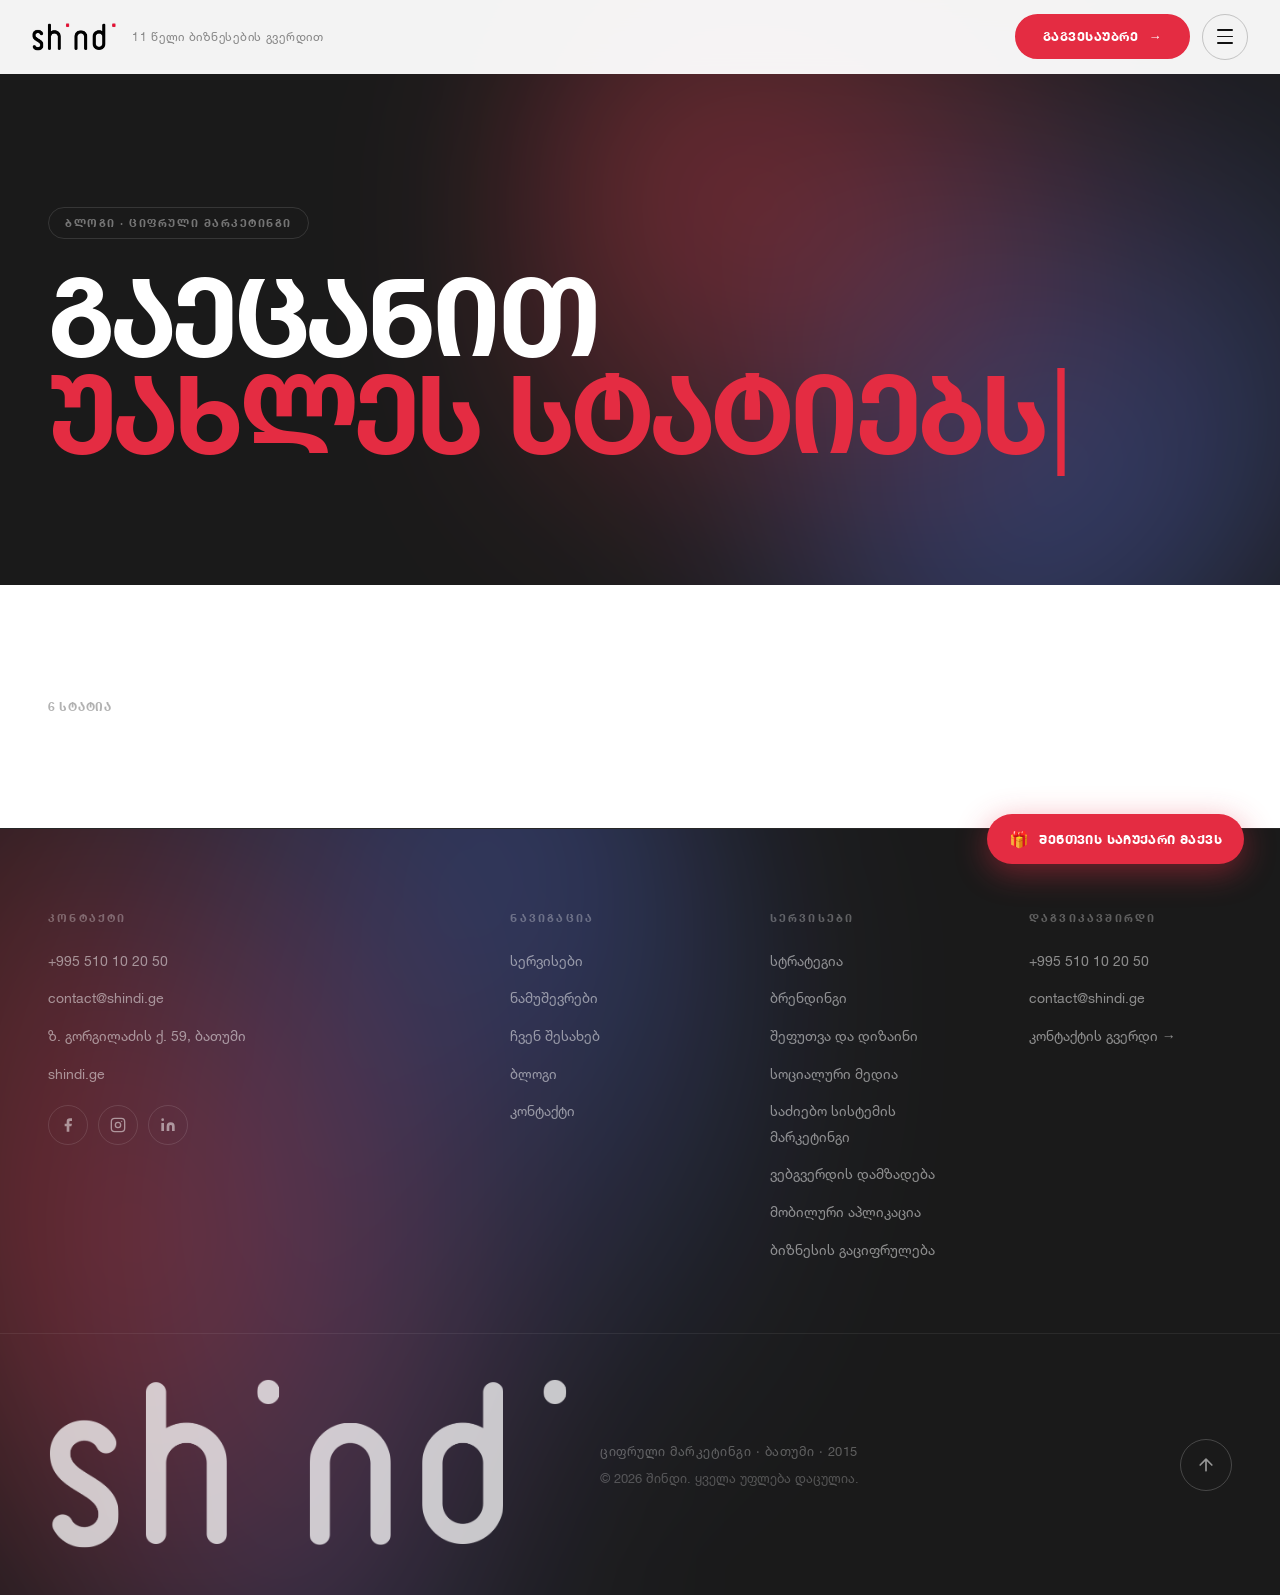
<file: blog.html>
<!DOCTYPE html>
<html lang="ka">
<head>
    <meta charset="UTF-8">
    <meta name="viewport" content="width=device-width, initial-scale=1.0">
    <title>ბლოგი — შინდი | ციფრული მარკეტინგი ბათუმში</title>
    <meta name="description" content="შინდის ბლოგი — ციფრული მარკეტინგის სტატიები, ბრენდინგის გზამკვლევები, SEO, სოციალური მედია და ბიზნეს სტრატეგია.">
    <meta name="robots" content="index, follow">
    <link rel="canonical" href="https://www.shindi.ge/blog.html">
    <meta property="og:type"  content="website">
    <meta property="og:title" content="ბლოგი — შინდი">
    <meta property="og:description" content="ციფრული მარკეტინგის სტატიები ბათუმური გამოცდილებით.">
    <meta property="og:image" content="https://www.shindi.ge/Assests/Branding/og-image.png">
    <meta name="theme-color" content="#E42C42">
    <link rel="icon" type="image/svg+xml" href="Assests/Branding/logo.svg">
    <link rel="stylesheet" href="css/style.css">
    <link rel="stylesheet" href="css/pages.css">
</head>
<body class="is-loading">

<!-- LOADER -->
<div id="loader" role="status" aria-label="იტვირთება">
    <div class="loader-content">
        <img src="Assests/Branding/logo.svg" alt="შინდი" class="loader-logo-img">
        <p class="loader-tagline">11 წელი ბიზნესების გვერდით</p>
    </div>
</div>

<!-- NAV OVERLAY -->
<div id="navOverlay" class="nav-overlay" role="dialog" aria-label="ნავიგაცია">

    <!-- Animated blob background -->
    <div class="overlay-blob" aria-hidden="true"></div>

    <div class="overlay-top">
        <a href="index.html" class="overlay-logo"><img src="Assests/Branding/logo.svg" alt="შინდი"></a>
        <div class="overlay-top-actions">
            <button class="overlay-close" id="overlayClose" aria-label="დახურვა">✕</button>
        </div>
    </div>

    <button class="lang-switch" id="langSwitch" aria-label="Switch language">English</button>

    <nav class="overlay-nav">
        <ul>
            <li><a href="index.html">მთავარი <span class="nav-arrow">↗</span></a></li>
            <li><a href="services.html">სერვისები <span class="nav-arrow">↗</span></a></li>
            <li><a href="portfolio.html">ნამუშევრები <span class="nav-arrow">↗</span></a></li>
            <li><a href="about.html">ჩვენ შესახებ <span class="nav-arrow">↗</span></a></li>
            <li><a href="blog.html" class="active-nav">ბლოგი <span class="nav-arrow">↗</span></a></li>
            <li><a href="contact.html">კონტაქტი <span class="nav-arrow">↗</span></a></li>
        </ul>
    </nav>

    <div class="overlay-footer">
        <div class="overlay-contact-item"><a href="tel:+995510102050">+995 510 10 20 50</a></div>
        <div class="overlay-contact-item"><a href="mailto:contact@shindi.ge">contact@shindi.ge</a></div>
        <nav class="overlay-socials" aria-label="სოციალური ქსელები">
            <a href="https://www.facebook.com/shindi.ge" target="_blank" rel="noopener" aria-label="Facebook">
                <svg viewBox="0 0 24 24" fill="currentColor"><path d="M18 2h-3a5 5 0 0 0-5 5v3H7v4h3v8h4v-8h3l1-4h-4V7a1 1 0 0 1 1-1h3z"/></svg>
            </a>
            <a href="https://www.instagram.com/shindi.ge" target="_blank" rel="noopener" aria-label="Instagram">
                <svg viewBox="0 0 24 24" fill="none" stroke="currentColor" stroke-width="2"><rect x="2" y="2" width="20" height="20" rx="5"/><circle cx="12" cy="12" r="4"/><circle cx="17.5" cy="6.5" r="1.5" fill="currentColor" stroke="none"/></svg>
            </a>
            <a href="https://www.linkedin.com/company/shindi/" target="_blank" rel="noopener" aria-label="LinkedIn">
                <svg viewBox="0 0 24 24" fill="currentColor"><path d="M16 8a6 6 0 0 1 6 6v7h-4v-7a2 2 0 0 0-4 0v7h-4v-7a6 6 0 0 1 6-6zM2 9h4v12H2z"/><circle cx="4" cy="4" r="2"/></svg>
            </a>
        </nav>
    </div>
</div>

<!-- HIRE MODAL -->
<div id="hireModal" class="modal-backdrop" role="dialog" aria-modal="true" aria-label="გაგვესაუბრეთ">
    <div class="modal-card">
        <button class="modal-close-btn" id="modalClose" aria-label="დახურვა">✕</button>
        <h2 class="modal-title">გაგვესაუბრეთ</h2>
        <p class="modal-sub">შეავსეთ ფორმა — ჩვენი გუნდი მალე დაგიკავშირდებათ.</p>
        <form id="hireForm" action="#" method="POST" novalidate>
            <input type="hidden" name="_hp" style="display:none" tabindex="-1" autocomplete="off">
            <div class="form-row"><label for="h-name">სახელი *</label><input type="text" id="h-name" name="name" placeholder="თქვენი სახელი" required autocomplete="name"></div>
            <div class="form-row"><label for="h-phone">ტელეფონი *</label><input type="tel" id="h-phone" name="phone" placeholder="+995 5XX XX XX XX" required autocomplete="tel"></div>
            <div class="form-row"><label for="h-email">ელ-ფოსტა</label><input type="email" id="h-email" name="email" placeholder="your@email.com" autocomplete="email"></div>
            <div class="form-row">
                <label for="h-service">სასურველი სერვისი</label>
                <select id="h-service" name="service">
                    <option value="">— აირჩიეთ —</option>
                    <option>სტრატეგია</option><option>ბრენდინგი</option>
                    <option>შეფუთვა და დიზაინი</option><option>სოციალური მედია მარკეტინგი</option>
                    <option>საძიებო სისტემის მარკეტინგი</option><option>ვებგვერდის დამზადება</option>
                    <option>მობილური აპლიკაცია</option><option>ბიზნესის გაციფრულება</option>
                </select>
            </div>
            <button type="submit" class="btn-submit">
                <span class="btn-label">გაგზავნა</span>
                <svg class="btn-spinner" viewBox="0 0 18 18" fill="none"><circle cx="9" cy="9" r="7" stroke="rgba(255,255,255,.3)" stroke-width="2"/><path d="M9 2a7 7 0 0 1 7 7" stroke="#fff" stroke-width="2" stroke-linecap="round"/></svg>
            </button>
        </form>
        <div class="form-success" id="hireFormSuccess">
            <svg viewBox="0 0 52 52" fill="none"><circle cx="26" cy="26" r="25" stroke="#22c55e" stroke-width="2"/><path d="M14 26l8 8 16-16" stroke="#22c55e" stroke-width="2.5" stroke-linecap="round" stroke-linejoin="round"/></svg>
            <p>გმადლობთ!<br>ჩვენი გუნდი მალე დაგიკავშირდებათ.</p>
        </div>
    </div>
</div>

<!-- HEADER -->
<header id="header">
    <div class="header-inner">
        <a href="index.html" class="header-logo" aria-label="შინდი — მთავარი"><img src="Assests/Branding/logo.svg" alt="შინდი"></a>
        <span class="header-tagline">11 წელი ბიზნესების გვერდით</span>
        <div class="header-actions">
            <button class="hire-btn" data-hire aria-haspopup="dialog">გაგვესაუბრე <em class="arr">→</em></button>
            <button class="burger-circle" id="mainBurger" aria-label="მენიუ" aria-expanded="false" aria-controls="navOverlay"><span></span><span></span><span></span></button>
        </div>
    </div>
</header>

<main>

    <!-- ════ HERO ═════════════════════════════════════════════════ -->
    <section class="pg-hero blog-hero" aria-label="ბლოგი">
        <div class="pg-hero-inner">
            <span class="pg-tag">ბლოგი · ციფრული მარკეტინგი</span>
            <h1 class="pg-title">
                <span id="blogHeroBefore">გაეცანით</span><br>
                <span class="t-red" id="blogWord">სიახლეებს</span>
            </h1>
        </div>
    </section>

    <!-- ════ FEATURED POST ══════════════════════════════════════ -->
    <section class="blog-featured-section" aria-label="გამორჩეული სტატია">
        <div class="blog-featured-inner" id="blogFeatured">
            <!-- JS injected -->
        </div>
    </section>

    <!-- ════ POST GRID ══════════════════════════════════════════ -->
    <section class="blog-grid-section" aria-label="სტატიები">
        <div class="blog-grid-inner">
            <p class="port-count" id="blogCount">6 სტატია</p>
            <div class="blog-grid" id="blogGrid">
                <!-- JS injected -->
            </div>
            <!-- Pager -->
            <div class="pager" id="blogPager" style="display:none;">
                <button class="pager-btn" id="blogPrev" aria-label="წინა">←</button>
                <span class="pager-info" id="blogPagerInfo"></span>
                <button class="pager-btn" id="blogNext" aria-label="შემდეგი">→</button>
            </div>
        </div>
    </section>


</main>

<!-- FOOTER -->
<footer id="footer">
    <div class="footer-blob" aria-hidden="true"></div>
    <div class="footer-cols">
        <div class="footer-brand footer-col">
            <h5>კონტაქტი</h5>
            <ul>
                <li><a href="tel:+995510102050">+995 510 10 20 50</a></li>
                <li><a href="mailto:contact@shindi.ge">contact@shindi.ge</a></li>
                <li><span>ზ. გორგილაძის ქ. 59, ბათუმი</span></li>
                <li><a href="https://www.shindi.ge" target="_blank" rel="noopener">shindi.ge</a></li>
            </ul>
            <nav class="footer-socials" aria-label="სოციალური ქსელები">
                <a href="https://www.facebook.com/shindi.ge" target="_blank" rel="noopener" aria-label="Facebook"><svg viewBox="0 0 24 24" fill="currentColor"><path d="M18 2h-3a5 5 0 0 0-5 5v3H7v4h3v8h4v-8h3l1-4h-4V7a1 1 0 0 1 1-1h3z"/></svg></a>
                <a href="https://www.instagram.com/shindi.ge" target="_blank" rel="noopener" aria-label="Instagram"><svg viewBox="0 0 24 24" fill="none" stroke="currentColor" stroke-width="2"><rect x="2" y="2" width="20" height="20" rx="5"/><circle cx="12" cy="12" r="4"/><circle cx="17.5" cy="6.5" r="1" fill="currentColor" stroke="none"/></svg></a>
                <a href="https://www.linkedin.com/company/shindi/" target="_blank" rel="noopener" aria-label="LinkedIn"><svg viewBox="0 0 24 24" fill="currentColor"><path d="M16 8a6 6 0 0 1 6 6v7h-4v-7a2 2 0 0 0-4 0v7h-4v-7a6 6 0 0 1 6-6zM2 9h4v12H2z"/><circle cx="4" cy="4" r="2"/></svg></a>
            </nav>
        </div>
        <div class="footer-col">
            <h5>ნავიგაცია</h5>
            <ul>
                <li><a href="services.html">სერვისები</a></li>
                <li><a href="portfolio.html">ნამუშევრები</a></li>
                <li><a href="about.html">ჩვენ შესახებ</a></li>
                <li><a href="blog.html">ბლოგი</a></li>
                <li><a href="contact.html">კონტაქტი</a></li>
            </ul>
        </div>
        <div class="footer-col">
            <h5>სერვისები</h5>
            <ul>
                <li><a href="service.html?s=strategia">სტრატეგია</a></li>
                <li><a href="service.html?s=branding">ბრენდინგი</a></li>
                <li><a href="service.html?s=sheputva">შეფუთვა და დიზაინი</a></li>
                <li><a href="service.html?s=social-media">სოციალური მედია</a></li>
                <li><a href="service.html?s=seo">საძიებო სისტემის მარკეტინგი</a></li>
                <li><a href="service.html?s=website">ვებგვერდის დამზადება</a></li>
                <li><a href="service.html?s=app">მობილური აპლიკაცია</a></li>
                <li><a href="service.html?s=digitalizacia">ბიზნესის გაციფრულება</a></li>
            </ul>
        </div>
        <div class="footer-col">
            <h5>დაგვიკავშირდი</h5>
            <ul>
                <li><a href="tel:+995510102050">+995 510 10 20 50</a></li>
                <li><a href="mailto:contact@shindi.ge">contact@shindi.ge</a></li>
                <li><a href="contact.html">კონტაქტის გვერდი →</a></li>
            </ul>
        </div>
    </div>
    <div class="footer-end">
        <a href="index.html" class="footer-end-logo" aria-label="შინდი">
            <img src="Assests/Branding/logo.svg" alt="შინდი">
        </a>
        <div class="footer-end-right">
            <span class="footer-tagline">ციფრული მარკეტინგი · ბათუმი · 2015</span>
            <span class="footer-copy">&copy; <span id="year"></span> შინდი. ყველა უფლება დაცულია.</span>
        </div>
        <button class="scroll-top-btn" id="scrollTopBtn" aria-label="ზემოთ">
            <svg viewBox="0 0 24 24" fill="none">
                <path d="M12 19V5M5 12l7-7 7 7" stroke="currentColor" stroke-width="2" stroke-linecap="round" stroke-linejoin="round"/>
            </svg>
        </button>
    </div>
</footer>

<!-- GIFT MODAL -->
<div id="giftModal" class="modal-backdrop" role="dialog" aria-modal="true" aria-label="დაფინანსება">
    <div class="modal-card">
        <button class="modal-close-btn" id="giftClose" aria-label="დახურვა">✕</button>
        <p class="modal-eyebrow">🎁 შენთვის საჩუქარი მაქვს</p>
        <h2 class="modal-title">მიიღე 25 000 ლარიანი დაფინანსება<br>აწარმოე საქართველოს ფარგლებში!</h2>
        <p class="modal-sub">შეავსე ფორმა და გაიგე როგორ მიიღო დაფინანსება:</p>
        <form id="giftForm" action="#" method="POST" novalidate>
            <input type="hidden" name="_hp" style="display:none" tabindex="-1" autocomplete="off">
            <div class="form-row">
                <label for="g-name">სახელი *</label>
                <input type="text" id="g-name" name="name" placeholder="თქვენი სახელი" required autocomplete="name">
            </div>
            <div class="form-row">
                <label for="g-phone">ტელეფონი *</label>
                <input type="tel" id="g-phone" name="phone" placeholder="+995 5XX XX XX XX" required autocomplete="tel">
            </div>
            <div class="form-row">
                <label for="g-email">ელ-ფოსტა *</label>
                <input type="email" id="g-email" name="email" placeholder="your@email.com" required autocomplete="email">
            </div>
            <div class="form-row">
                <label for="g-web">კომპანიის ვებ / Facebook</label>
                <input type="url" id="g-web" name="website" placeholder="https://...">
            </div>
            <div class="form-row">
                <label for="g-revenue">კომპანიის ბრუნვა გასული 12 თვის განმავლობაში</label>
                <select id="g-revenue" name="revenue">
                    <option value="">— აირჩიეთ —</option>
                    <option value="under-30k">30 000 ლარზე ნაკლები</option>
                    <option value="under-500k">500 000 ლარზე ნაკლები</option>
                    <option value="under-2mln">2 მლნ ლარზე ნაკლები</option>
                    <option value="over-2mln">2 მლნ ლარზე მეტი</option>
                </select>
            </div>
            <button type="submit" class="btn-submit">
                <span class="btn-label">გაგზავნა</span>
                <svg class="btn-spinner" viewBox="0 0 18 18" fill="none">
                    <circle cx="9" cy="9" r="7" stroke="rgba(255,255,255,.3)" stroke-width="2"/>
                    <path d="M9 2a7 7 0 0 1 7 7" stroke="#fff" stroke-width="2" stroke-linecap="round"/>
                </svg>
            </button>
        </form>
        <div class="form-success" id="giftFormSuccess">
            <svg viewBox="0 0 52 52" fill="none">
                <circle cx="26" cy="26" r="25" stroke="#22c55e" stroke-width="2"/>
                <path d="M14 26l8 8 16-16" stroke="#22c55e" stroke-width="2.5" stroke-linecap="round" stroke-linejoin="round"/>
            </svg>
            <p>თქვენი მოთხოვნა მიღებულია.<br>მალე დაგიკავშირდებით.</p>
        </div>
    </div>
</div>

<!-- FLOATING GIFT BUTTON -->
<button class="float-gift" data-gift aria-label="შენთვის საჩუქარი მაქვს">
    <span class="gift-icon">🎁</span>
    <span>შენთვის საჩუქარი მაქვს</span>
</button>

<!-- ═══════════════════════════════════════════════════════════
     QUIZ POPUP MODAL
════════════════════════════════════════════════════════════ -->
<div id="quizModal" class="quiz-backdrop" role="dialog" aria-modal="true" aria-label="უფასო კონსულტაცია">
    <div class="quiz-card">

        <!-- Close -->
        <button class="quiz-close" id="quizClose" aria-label="დახურვა">
            <svg viewBox="0 0 24 24" fill="none" width="20" height="20">
                <path d="M18 6L6 18M6 6l12 12" stroke="currentColor" stroke-width="2" stroke-linecap="round"/>
            </svg>
        </button>

        <!-- Star progress -->
        <div class="quiz-stars" aria-label="პროგრესი">
            <span class="quiz-star" aria-hidden="true">★</span>
            <span class="quiz-star" aria-hidden="true">★</span>
            <span class="quiz-star" aria-hidden="true">★</span>
            <span class="quiz-star" aria-hidden="true">★</span>
            <span class="quiz-star" aria-hidden="true">★</span>
        </div>

        <p class="quiz-headline">უპასუხე რამოდენიმე შეკითხვას და მიიღე<br><strong>უფასო კონსულტაცია</strong></p>

        <!-- ── STEP 1 ── სფერო (single choice) -->
        <div class="quiz-step active" data-step="1">
            <p class="quiz-q"><span class="quiz-step-num">1 / 5</span> რომელ სფეროს წარმოადგენთ?</p>
            <div class="qc-grid">
                <button class="qc-btn qc-single" data-val="უძრავი ქონება"><span class="qc-ind"></span><span class="qc-label">🏠 უძრავი ქონება</span></button>
                <button class="qc-btn qc-single" data-val="ტურიზმი"><span class="qc-ind"></span><span class="qc-label">✈️ ტურიზმი</span></button>
                <button class="qc-btn qc-single" data-val="ვაჭრობა"><span class="qc-ind"></span><span class="qc-label">🛍️ ვაჭრობა</span></button>
                <button class="qc-btn qc-single" data-val="მომსახურება"><span class="qc-ind"></span><span class="qc-label">💼 მომსახურება</span></button>
                <button class="qc-btn qc-single qc-other-trigger" data-val="სხვა"><span class="qc-ind"></span><span class="qc-label">✏️ სხვა</span></button>
            </div>
            <input class="quiz-other-field" type="text" placeholder="მიუთითე სფერო..." style="display:none">
            <button class="quiz-next-btn" style="display:none">შემდეგი →</button>
        </div>

        <!-- ── STEP 2 ── სერვისი (single choice) -->
        <div class="quiz-step" data-step="2">
            <button class="quiz-back-btn" data-back>← უკან</button>
            <p class="quiz-q"><span class="quiz-step-num">2 / 5</span> რომელი სერვისი გესაჭიროებათ?</p>
            <div class="qc-grid">
                <button class="qc-btn qc-single" data-val="სტრატეგია"><span class="qc-ind"></span><span class="qc-label">📊 სტრატეგია</span></button>
                <button class="qc-btn qc-single" data-val="ბრენდინგი"><span class="qc-ind"></span><span class="qc-label">🎨 ბრენდინგი</span></button>
                <button class="qc-btn qc-single" data-val="სოც. მედია"><span class="qc-ind"></span><span class="qc-label">📱 სოც. მედია</span></button>
                <button class="qc-btn qc-single" data-val="ვებგვერდი"><span class="qc-ind"></span><span class="qc-label">🌐 ვებგვერდი</span></button>
                <button class="qc-btn qc-single" data-val="აპლიკაცია"><span class="qc-ind"></span><span class="qc-label">📲 აპლიკაცია</span></button>
                <button class="qc-btn qc-single" data-val="ყველა"><span class="qc-ind"></span><span class="qc-label">✨ ყველა</span></button>
            </div>
            <button class="quiz-next-btn" style="display:none">შემდეგი →</button>
        </div>

        <!-- ── STEP 3 ── კომპანია -->
        <div class="quiz-step" data-step="3">
            <button class="quiz-back-btn" data-back>← უკან</button>
            <p class="quiz-q"><span class="quiz-step-num">3 / 5</span> თქვენი კომპანიის დასახელება ან ბმული</p>
            <input class="quiz-input" type="text" placeholder="სახელი, Facebook ბმული ან ვებგვერდი" autocomplete="off" required>
            <p class="quiz-field-err" style="display:none">⚠ გთხოვთ შეავსოთ ეს ველი</p>
            <button class="quiz-next-btn">შემდეგი →</button>
        </div>

        <!-- ── STEP 4 ── ტელეფონი -->
        <div class="quiz-step" data-step="4">
            <button class="quiz-back-btn" data-back>← უკან</button>
            <p class="quiz-q"><span class="quiz-step-num">4 / 5</span> მიუთითეთ თქვენი ტელეფონი</p>
            <input class="quiz-input" type="tel" placeholder="510 10 20 50" autocomplete="tel" required>
            <p class="quiz-field-err" style="display:none">⚠ გთხოვთ შეიყვანოთ ტელეფონის ნომერი</p>
            <button class="quiz-next-btn">შემდეგი →</button>
        </div>

        <!-- ── STEP 5 ── მოლოდინი (single choice) -->
        <div class="quiz-step" data-step="5">
            <button class="quiz-back-btn" data-back>← უკან</button>
            <p class="quiz-q"><span class="quiz-step-num">5 / 5</span> როგორი მომსახურების მოლოდინი გაქვთ?</p>
            <div class="qc-grid qc-grid--col1">
                <button class="qc-btn qc-single" data-val="სწრაფად, იაფად და ხარისხიანად"><span class="qc-ind"></span><span class="qc-label">⚡ სწრაფად, იაფად და ხარისხიანად</span></button>
                <button class="qc-btn qc-single" data-val="თანადაფინანსებით (აწარმოე საქართველოში)"><span class="qc-ind"></span><span class="qc-label">🤝 თანადაფინანსებით (აწარმოე საქართველოში)</span></button>
                <button class="qc-btn qc-single" data-val="მხოლოდ პრემიუმ ხარისხით"><span class="qc-ind"></span><span class="qc-label">💎 მხოლოდ პრემიუმ ხარისხით</span></button>
            </div>
        </div>

        <!-- ── SUCCESS SCREEN ── -->
        <div class="quiz-success" id="quizSuccess">
            <div class="quiz-success-stars">
                <span class="qs-star">★</span>
                <span class="qs-star">★</span>
                <span class="qs-star">★</span>
                <span class="qs-star">★</span>
                <span class="qs-star">★</span>
            </div>
            <p class="quiz-success-msg">წარმატება გზაშია,<br>ჩვენი მენეჯერი მალე დაგიკავშირდებათ</p>
            <button class="quiz-success-close" id="quizSuccessClose">დახურვა</button>
        </div>

    </div><!-- /.quiz-card -->
</div><!-- /#quizModal -->

<script src="js/homepage-data.js"></script>
<script src="js/blog-data.js"></script>
<script src="js/main.js"></script>
<script>
(function () {
    'use strict';

    /* ── Hero word cycling — WP words injected into main.js typewriter ── */
    window.onHomepageReady(function (data) {
        var beforeEl = document.getElementById('blogHeroBefore');
        if (data && data.blogHeroBefore && beforeEl) {
            beforeEl.textContent = data.blogHeroBefore;
        }
        if (data && data.blogHeroWords && data.blogHeroWords.length && window._blogTypewriterUpdate) {
            window._blogTypewriterUpdate(data.blogHeroWords);
        }
    });

    function initPage(SHINDI_BLOG) {
    var GRID_PER_PAGE = 4;
    var currentPage   = 1;
    var gridPosts     = SHINDI_BLOG.slice(1); /* all except featured */

    /* ── Featured post ── */
    var featured = SHINDI_BLOG[0];
    var featEl   = document.getElementById('blogFeatured');
    featEl.innerHTML =
        '<a class="blog-feat-card" href="blog-single.html?id=' + featured.id + '">' +
            '<div class="blog-feat-img-wrap">' +
                '<img src="' + featured.featured + '" alt="' + featured.title + '" loading="eager">' +
            '</div>' +
            '<div class="blog-feat-body">' +
                '<span class="blog-cat-pill">' + featured.catLabel + '</span>' +
                '<h2 class="blog-feat-title">' + featured.title + '</h2>' +
                '<p class="blog-feat-excerpt">' + featured.excerpt + '</p>' +
                '<span class="blog-read-more">სტატიის წაკითხვა →</span>' +
            '</div>' +
        '</a>';

    var grid      = document.getElementById('blogGrid');
    var pagerEl   = document.getElementById('blogPager');
    var prevBtn   = document.getElementById('blogPrev');
    var nextBtn   = document.getElementById('blogNext');
    var pagerInfo = document.getElementById('blogPagerInfo');

    function buildGrid() {
        var totalPages = Math.max(1, Math.ceil(gridPosts.length / GRID_PER_PAGE));
        if (currentPage > totalPages) currentPage = totalPages;

        var start = (currentPage - 1) * GRID_PER_PAGE;
        var page  = gridPosts.slice(start, start + GRID_PER_PAGE);

        grid.innerHTML = '';
        page.forEach(function (post) {
            var card = document.createElement('a');
            card.className = 'blog-card';
            card.href = 'blog-single.html?id=' + post.id;
            card.innerHTML =
                '<div class="blog-card-img-wrap">' +
                    '<img src="' + post.featured + '" alt="' + post.title + '" loading="lazy">' +
                '</div>' +
                '<div class="blog-card-body">' +
                    '<span class="blog-cat-pill blog-cat-pill--sm">' + post.catLabel + '</span>' +
                    '<h3 class="blog-card-title">' + post.title + '</h3>' +
                    '<p class="blog-card-excerpt">' + post.excerpt + '</p>' +
                '</div>';
            grid.appendChild(card);
        });

        document.getElementById('blogCount').textContent = SHINDI_BLOG.length + ' სტატია';

        if (totalPages > 1) {
            pagerEl.style.display = 'flex';
            pagerInfo.textContent = currentPage + ' / ' + totalPages;
            prevBtn.disabled = (currentPage === 1);
            nextBtn.disabled = (currentPage === totalPages);
        } else {
            pagerEl.style.display = 'none';
        }
    }

    buildGrid();

    prevBtn.addEventListener('click', function () {
        if (currentPage > 1) { currentPage--; buildGrid(); window.scrollTo({ top: grid.offsetTop - 120, behavior: 'smooth' }); }
    });
    nextBtn.addEventListener('click', function () {
        var total = Math.ceil(gridPosts.length / GRID_PER_PAGE);
        if (currentPage < total) { currentPage++; buildGrid(); window.scrollTo({ top: grid.offsetTop - 120, behavior: 'smooth' }); }
    });
    } /* end initPage */

    if (window.SHINDI_BLOG_READY) {
        initPage(window.SHINDI_BLOG);
    } else {
        document.addEventListener('shindiBlogReady', function (e) {
            initPage(e.detail);
        });
    }
})();
</script>

</body>
</html>
</file>
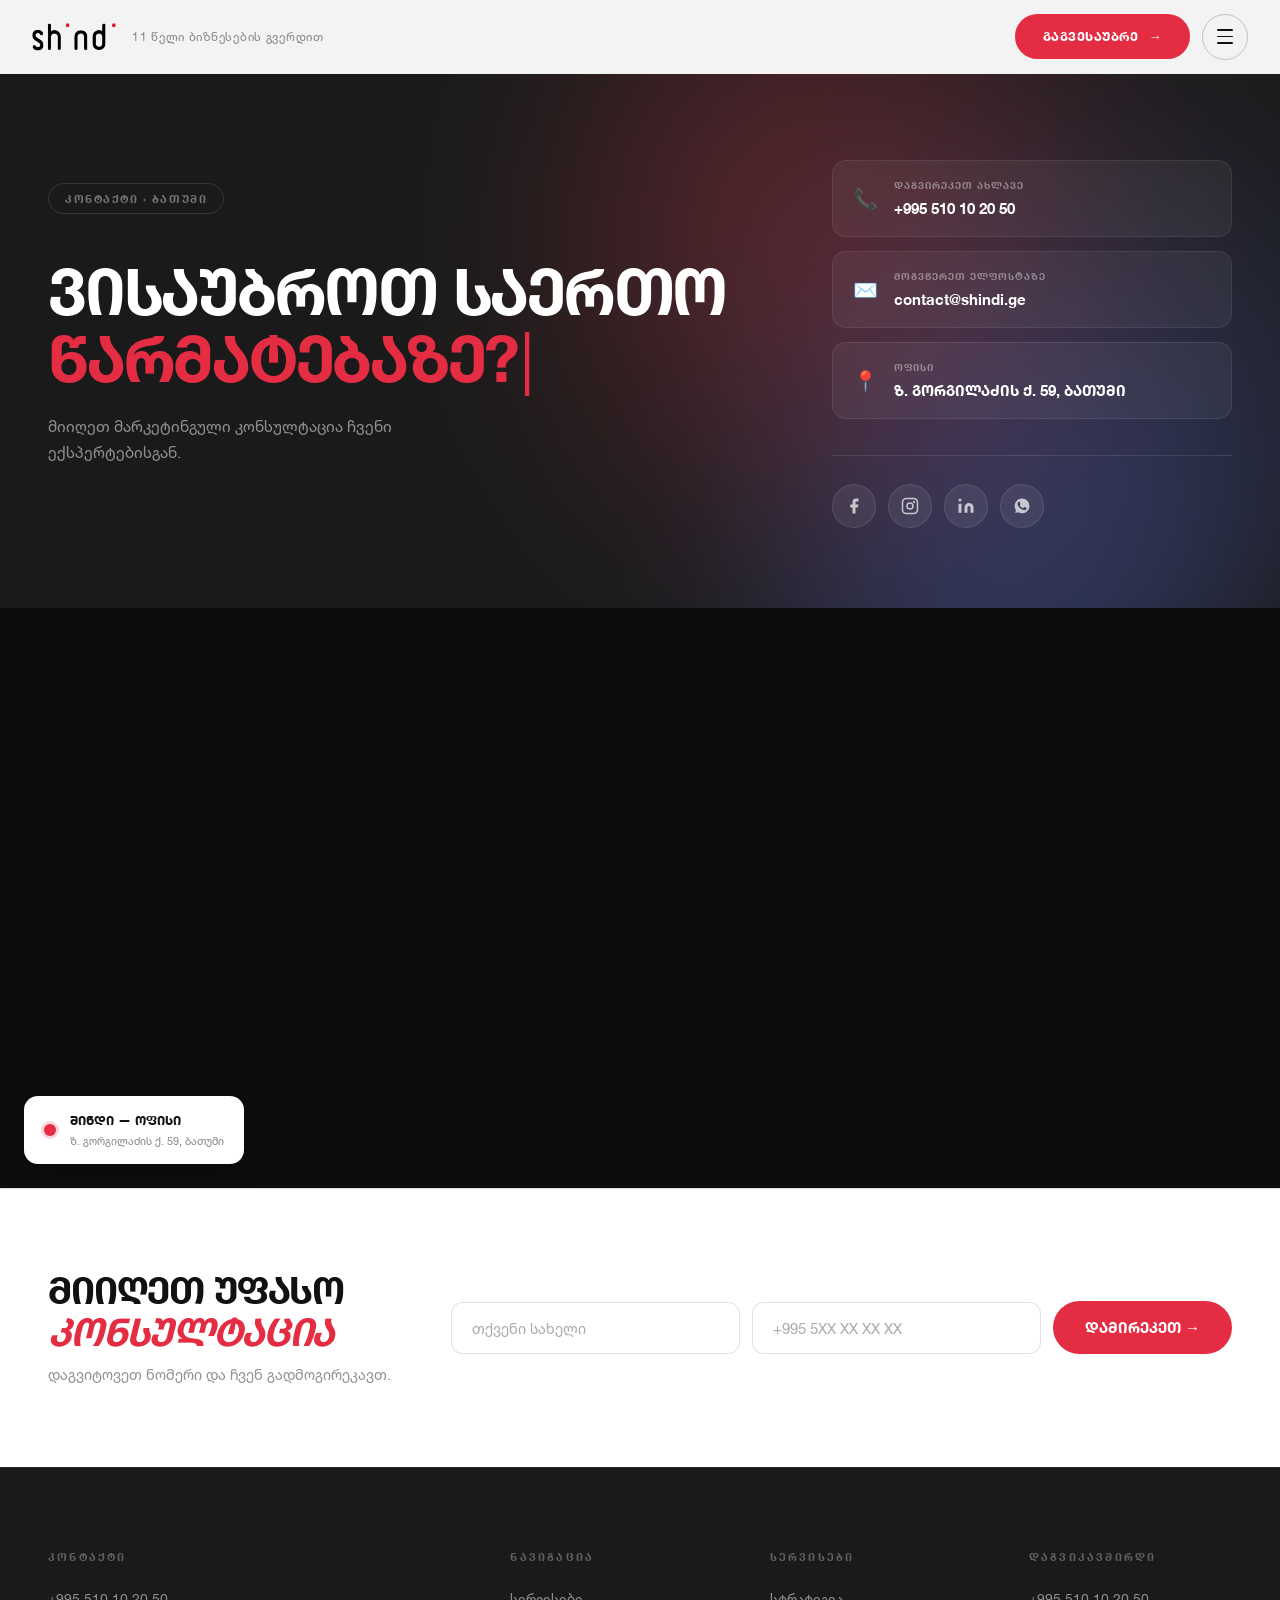
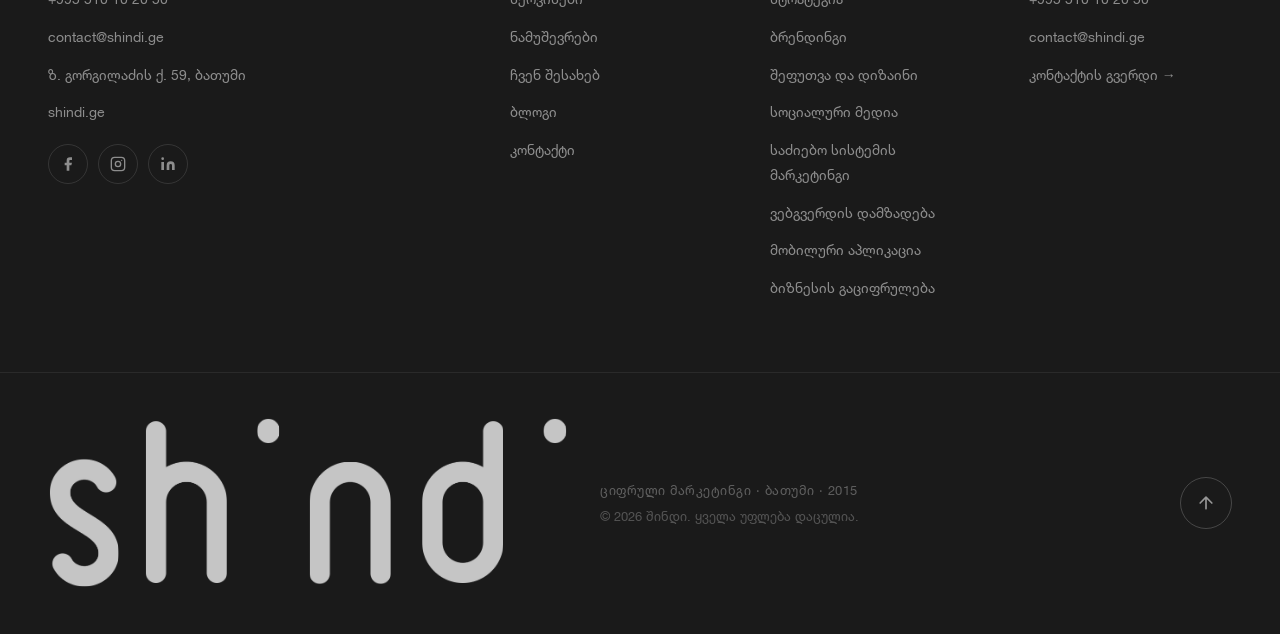
<file: contact.html>
<!DOCTYPE html>
<html lang="ka">
<head>
    <meta charset="UTF-8">
    <meta name="viewport" content="width=device-width, initial-scale=1.0">
    <title>კონტაქტი — შინდი | ციფრული მარკეტინგი ბათუმში</title>
    <meta name="description" content="დაგვიკავშირდი — შინდი ბათუმი. ტელეფონი, ელ-ფოსტა, ოფისი. უფასო კონსულტაცია ციფრულ მარკეტინგში.">
    <meta name="robots" content="index, follow">
    <link rel="canonical" href="https://www.shindi.ge/contact.html">
    <meta property="og:type"  content="website">
    <meta property="og:title" content="კონტაქტი — შინდი">
    <meta property="og:description" content="დაგვიკავშირდი — უფასო კონსულტაცია ციფრულ მარკეტინგში.">
    <meta property="og:image" content="https://www.shindi.ge/Assests/Branding/og-image.png">
    <meta name="theme-color" content="#E42C42">
    <link rel="icon" type="image/svg+xml" href="Assests/Branding/logo.svg">
    <link rel="stylesheet" href="css/style.css">
    <link rel="stylesheet" href="css/pages.css">
</head>
<body class="is-loading">

<!-- LOADER -->
<div id="loader" role="status" aria-label="იტვირთება">
    <div class="loader-content">
        <img src="Assests/Branding/logo.svg" alt="შინდი" class="loader-logo-img">
        <p class="loader-tagline">11 წელი ბიზნესების გვერდით</p>
    </div>
</div>

<!-- NAV OVERLAY -->
<div id="navOverlay" class="nav-overlay" role="dialog" aria-label="ნავიგაცია">

    <!-- Animated blob background -->
    <div class="overlay-blob" aria-hidden="true"></div>

    <div class="overlay-top">
        <a href="index.html" class="overlay-logo"><img src="Assests/Branding/logo.svg" alt="შინდი"></a>
        <div class="overlay-top-actions">
            <button class="overlay-close" id="overlayClose" aria-label="დახურვა">✕</button>
        </div>
    </div>

    <button class="lang-switch" id="langSwitch" aria-label="Switch language">English</button>

    <nav class="overlay-nav">
        <ul>
            <li><a href="index.html">მთავარი <span class="nav-arrow">↗</span></a></li>
            <li><a href="services.html">სერვისები <span class="nav-arrow">↗</span></a></li>
            <li><a href="portfolio.html">ნამუშევრები <span class="nav-arrow">↗</span></a></li>
            <li><a href="about.html">ჩვენ შესახებ <span class="nav-arrow">↗</span></a></li>
            <li><a href="blog.html">ბლოგი <span class="nav-arrow">↗</span></a></li>
            <li><a href="contact.html" class="active-nav">კონტაქტი <span class="nav-arrow">↗</span></a></li>
        </ul>
    </nav>

    <div class="overlay-footer">
        <div class="overlay-contact-item"><a href="tel:+995510102050">+995 510 10 20 50</a></div>
        <div class="overlay-contact-item"><a href="mailto:contact@shindi.ge">contact@shindi.ge</a></div>
        <nav class="overlay-socials" aria-label="სოციალური ქსელები">
            <a href="https://www.facebook.com/shindi.ge" target="_blank" rel="noopener" aria-label="Facebook">
                <svg viewBox="0 0 24 24" fill="currentColor"><path d="M18 2h-3a5 5 0 0 0-5 5v3H7v4h3v8h4v-8h3l1-4h-4V7a1 1 0 0 1 1-1h3z"/></svg>
            </a>
            <a href="https://www.instagram.com/shindi.ge" target="_blank" rel="noopener" aria-label="Instagram">
                <svg viewBox="0 0 24 24" fill="none" stroke="currentColor" stroke-width="2"><rect x="2" y="2" width="20" height="20" rx="5"/><circle cx="12" cy="12" r="4"/><circle cx="17.5" cy="6.5" r="1.5" fill="currentColor" stroke="none"/></svg>
            </a>
            <a href="https://www.linkedin.com/company/shindi/" target="_blank" rel="noopener" aria-label="LinkedIn">
                <svg viewBox="0 0 24 24" fill="currentColor"><path d="M16 8a6 6 0 0 1 6 6v7h-4v-7a2 2 0 0 0-4 0v7h-4v-7a6 6 0 0 1 6-6zM2 9h4v12H2z"/><circle cx="4" cy="4" r="2"/></svg>
            </a>
        </nav>
    </div>
</div>

<!-- HIRE MODAL -->
<div id="hireModal" class="modal-backdrop" role="dialog" aria-modal="true" aria-label="გაგვესაუბრეთ">
    <div class="modal-card">
        <button class="modal-close-btn" id="modalClose" aria-label="დახურვა">✕</button>
        <h2 class="modal-title">გაგვესაუბრეთ</h2>
        <p class="modal-sub">შეავსეთ ფორმა — ჩვენი გუნდი მალე დაგიკავშირდებათ.</p>
        <form id="hireForm" action="#" method="POST" novalidate>
            <input type="hidden" name="_hp" style="display:none" tabindex="-1" autocomplete="off">
            <div class="form-row"><label for="h-name">სახელი *</label><input type="text" id="h-name" name="name" placeholder="თქვენი სახელი" required autocomplete="name"></div>
            <div class="form-row"><label for="h-phone">ტელეფონი *</label><input type="tel" id="h-phone" name="phone" placeholder="+995 5XX XX XX XX" required autocomplete="tel"></div>
            <div class="form-row"><label for="h-email">ელ-ფოსტა</label><input type="email" id="h-email" name="email" placeholder="your@email.com" autocomplete="email"></div>
            <div class="form-row">
                <label for="h-service">სასურველი სერვისი</label>
                <select id="h-service" name="service">
                    <option value="">— აირჩიეთ —</option>
                    <option>სტრატეგია</option><option>ბრენდინგი</option>
                    <option>შეფუთვა და დიზაინი</option><option>სოციალური მედია მარკეტინგი</option>
                    <option>საძიებო სისტემის მარკეტინგი</option><option>ვებგვერდის დამზადება</option>
                    <option>მობილური აპლიკაცია</option><option>ბიზნესის გაციფრულება</option>
                </select>
            </div>
            <button type="submit" class="btn-submit">
                <span class="btn-label">გაგზავნა</span>
                <svg class="btn-spinner" viewBox="0 0 18 18" fill="none"><circle cx="9" cy="9" r="7" stroke="rgba(255,255,255,.3)" stroke-width="2"/><path d="M9 2a7 7 0 0 1 7 7" stroke="#fff" stroke-width="2" stroke-linecap="round"/></svg>
            </button>
        </form>
        <div class="form-success" id="hireFormSuccess">
            <svg viewBox="0 0 52 52" fill="none"><circle cx="26" cy="26" r="25" stroke="#22c55e" stroke-width="2"/><path d="M14 26l8 8 16-16" stroke="#22c55e" stroke-width="2.5" stroke-linecap="round" stroke-linejoin="round"/></svg>
            <p>გმადლობთ!<br>ჩვენი გუნდი მალე დაგიკავშირდებათ.</p>
        </div>
    </div>
</div>

<!-- HEADER -->
<header id="header">
    <div class="header-inner">
        <a href="index.html" class="header-logo" aria-label="შინდი — მთავარი"><img src="Assests/Branding/logo.svg" alt="შინდი"></a>
        <span class="header-tagline">11 წელი ბიზნესების გვერდით</span>
        <div class="header-actions">
            <button class="hire-btn" data-hire aria-haspopup="dialog">გაგვესაუბრე <em class="arr">→</em></button>
            <button class="burger-circle" id="mainBurger" aria-label="მენიუ" aria-expanded="false" aria-controls="navOverlay"><span></span><span></span><span></span></button>
        </div>
    </div>
</header>

<main>

    <!-- ════ HERO ═════════════════════════════════════════════════ -->
    <section class="ct-hero" aria-label="კონტაქტი">
        <div class="ct-hero-inner">

            <!-- Left: heading + sub -->
            <div class="ct-hero-text">
                <span class="pg-tag">კონტაქტი · ბათუმი</span>
                <h1 class="ct-hero-title">
                    ვისაუბროთ საერთო<br><span class="t-red" id="ctWord">წარმატებაზე?</span>
                </h1>
                <p class="ct-hero-sub">მიიღეთ მარკეტინგული კონსულტაცია ჩვენი ექსპერტებისგან.</p>
            </div>

            <!-- Right: contact links + socials -->
            <div class="ct-hero-info">
                <div class="ct-quick-links">
                    <a href="tel:+995510102050" class="ct-quick-link">
                        <div class="ct-ql-icon">📞</div>
                        <div>
                            <p class="ct-ql-label">დაგვირეკეთ ახლავე</p>
                            <p class="ct-ql-val">+995 510 10 20 50</p>
                        </div>
                    </a>
                    <a href="mailto:contact@shindi.ge" class="ct-quick-link">
                        <div class="ct-ql-icon">✉️</div>
                        <div>
                            <p class="ct-ql-label">მოგვწერეთ ელფოსტაზე</p>
                            <p class="ct-ql-val">contact@shindi.ge</p>
                        </div>
                    </a>
                    <a href="https://maps.app.goo.gl/LP7cvskayXzb9uzMA" target="_blank" rel="noopener" class="ct-quick-link">
                        <div class="ct-ql-icon">📍</div>
                        <div>
                            <p class="ct-ql-label">ოფისი</p>
                            <p class="ct-ql-val">ზ. გორგილაძის ქ. 59, ბათუმი</p>
                        </div>
                    </a>
                </div>
                <div class="ct-hero-socials">
                    <a href="https://www.facebook.com/shindi.ge" class="ct-hero-social" target="_blank" rel="noopener" aria-label="Facebook">
                        <svg viewBox="0 0 24 24" fill="currentColor"><path d="M18 2h-3a5 5 0 0 0-5 5v3H7v4h3v8h4v-8h3l1-4h-4V7a1 1 0 0 1 1-1h3z"/></svg>
                    </a>
                    <a href="https://www.instagram.com/shindi.ge" class="ct-hero-social" target="_blank" rel="noopener" aria-label="Instagram">
                        <svg viewBox="0 0 24 24" fill="none" stroke="currentColor" stroke-width="2"><rect x="2" y="2" width="20" height="20" rx="5"/><circle cx="12" cy="12" r="4"/><circle cx="17.5" cy="6.5" r="1.5" fill="currentColor" stroke="none"/></svg>
                    </a>
                    <a href="https://www.linkedin.com/company/shindi/" class="ct-hero-social" target="_blank" rel="noopener" aria-label="LinkedIn">
                        <svg viewBox="0 0 24 24" fill="currentColor"><path d="M16 8a6 6 0 0 1 6 6v7h-4v-7a2 2 0 0 0-4 0v7h-4v-7a6 6 0 0 1 6-6zM2 9h4v12H2z"/><circle cx="4" cy="4" r="2"/></svg>
                    </a>
                    <a href="https://wa.me/995510102050" class="ct-hero-social" target="_blank" rel="noopener" aria-label="WhatsApp">
                        <svg viewBox="0 0 24 24" fill="currentColor"><path d="M17.472 14.382c-.297-.149-1.758-.867-2.03-.967-.273-.099-.471-.148-.67.15-.197.297-.767.966-.94 1.164-.173.199-.347.223-.644.075-.297-.15-1.255-.463-2.39-1.475-.883-.788-1.48-1.761-1.653-2.059-.173-.297-.018-.458.13-.606.134-.133.298-.347.446-.52.149-.174.198-.298.298-.497.099-.198.05-.371-.025-.52-.075-.149-.669-1.612-.916-2.207-.242-.579-.487-.5-.669-.51-.173-.008-.371-.01-.57-.01-.198 0-.52.074-.792.372-.272.297-1.04 1.016-1.04 2.479 0 1.462 1.065 2.875 1.213 3.074.149.198 2.096 3.2 5.077 4.487.709.306 1.262.489 1.694.625.712.227 1.36.195 1.871.118.571-.085 1.758-.719 2.006-1.413.248-.694.248-1.289.173-1.413-.074-.124-.272-.198-.57-.347zm-5.421 7.403h-.004a9.87 9.87 0 0 1-5.031-1.378l-.361-.214-3.741.982.998-3.648-.235-.374a9.86 9.86 0 0 1-1.51-5.26c.001-5.45 4.436-9.884 9.888-9.884 2.64 0 5.122 1.03 6.988 2.898a9.825 9.825 0 0 1 2.893 6.994c-.003 5.45-4.437 9.884-9.885 9.884z"/></svg>
                    </a>
                </div>
            </div>

        </div>
    </section>

    <!-- ════ MAP SECTION ══════════════════════════════════════════ -->
    <section class="ct-map-section" aria-label="რუქა">
        <div class="ct-map-inner">
            <iframe
                src="https://maps.google.com/maps?q=Z.+Gorgaladze+59,+Batumi,+Georgia&output=embed&hl=ka&z=17"
                width="100%" height="100%"
                style="border:0; display:block;"
                allowfullscreen=""
                loading="lazy"
                referrerpolicy="no-referrer-when-downgrade"
                title="შინდის ოფისი ბათუმში">
            </iframe>
            <div class="ct-map-badge">
                <div class="ct-map-badge-dot"></div>
                <div>
                    <p class="ct-map-badge-title">შინდი — ოფისი</p>
                    <p class="ct-map-badge-addr">ზ. გორგილაძის ქ. 59, ბათუმი</p>
                </div>
            </div>
        </div>
    </section>

    <!-- ════ CALLBACK FORM ═══════════════════════════════════════ -->
    <section class="ct-callback-section" aria-label="ზარის მოთხოვნა">
        <div class="ct-callback-inner">
            <div class="ct-callback-text">
                <h2 class="ct-callback-title">მიიღეთ უფასო<br><em class="t-red">კონსულტაცია</em></h2>
                <p class="ct-callback-sub">დაგვიტოვეთ ნომერი და ჩვენ გადმოგირეკავთ.</p>
            </div>
            <form class="ct-callback-form" id="ctCallbackForm"
                  action="#"
                  method="POST" novalidate>
                <input type="hidden" name="_hp" style="display:none" tabindex="-1" autocomplete="off">
                <input class="ct-cb-input" type="text" name="name"
                       placeholder="თქვენი სახელი" required autocomplete="name">
                <input class="ct-cb-input" type="tel" name="phone"
                       placeholder="+995 5XX XX XX XX" required autocomplete="tel">
                <button type="submit" class="ct-cb-btn">
                    <span class="btn-label">დამირეკეთ →</span>
                    <svg class="btn-spinner" viewBox="0 0 18 18" fill="none" style="display:none;width:18px;height:18px;"><circle cx="9" cy="9" r="7" stroke="rgba(255,255,255,.3)" stroke-width="2"/><path d="M9 2a7 7 0 0 1 7 7" stroke="#fff" stroke-width="2" stroke-linecap="round"/></svg>
                </button>
            </form>
            <div id="ctCallbackSuccess" class="form-success" style="display:none;flex-direction:column;align-items:center;gap:.75rem;padding:1.5rem 0;">
                <svg viewBox="0 0 52 52" fill="none" width="52" height="52"><circle cx="26" cy="26" r="25" stroke="#22c55e" stroke-width="2"/><path d="M14 26l8 8 16-16" stroke="#22c55e" stroke-width="2.5" stroke-linecap="round" stroke-linejoin="round"/></svg>
                <p style="margin:0;font-weight:600;">გმადლობთ! მალე დაგიკავშირდებით.</p>
            </div>
        </div>
    </section>

</main>

<!-- FOOTER -->
<footer id="footer">
    <div class="footer-blob" aria-hidden="true"></div>
    <div class="footer-cols">
        <div class="footer-brand footer-col">
            <h5>კონტაქტი</h5>
            <ul>
                <li><a href="tel:+995510102050">+995 510 10 20 50</a></li>
                <li><a href="mailto:contact@shindi.ge">contact@shindi.ge</a></li>
                <li><span>ზ. გორგილაძის ქ. 59, ბათუმი</span></li>
                <li><a href="https://www.shindi.ge" target="_blank" rel="noopener">shindi.ge</a></li>
            </ul>
            <nav class="footer-socials" aria-label="სოციალური ქსელები">
                <a href="https://www.facebook.com/shindi.ge" target="_blank" rel="noopener" aria-label="Facebook"><svg viewBox="0 0 24 24" fill="currentColor"><path d="M18 2h-3a5 5 0 0 0-5 5v3H7v4h3v8h4v-8h3l1-4h-4V7a1 1 0 0 1 1-1h3z"/></svg></a>
                <a href="https://www.instagram.com/shindi.ge" target="_blank" rel="noopener" aria-label="Instagram"><svg viewBox="0 0 24 24" fill="none" stroke="currentColor" stroke-width="2"><rect x="2" y="2" width="20" height="20" rx="5"/><circle cx="12" cy="12" r="4"/><circle cx="17.5" cy="6.5" r="1" fill="currentColor" stroke="none"/></svg></a>
                <a href="https://www.linkedin.com/company/shindi/" target="_blank" rel="noopener" aria-label="LinkedIn"><svg viewBox="0 0 24 24" fill="currentColor"><path d="M16 8a6 6 0 0 1 6 6v7h-4v-7a2 2 0 0 0-4 0v7h-4v-7a6 6 0 0 1 6-6zM2 9h4v12H2z"/><circle cx="4" cy="4" r="2"/></svg></a>
            </nav>
        </div>
        <div class="footer-col">
            <h5>ნავიგაცია</h5>
            <ul>
                <li><a href="services.html">სერვისები</a></li>
                <li><a href="portfolio.html">ნამუშევრები</a></li>
                <li><a href="about.html">ჩვენ შესახებ</a></li>
                <li><a href="blog.html">ბლოგი</a></li>
                <li><a href="contact.html">კონტაქტი</a></li>
            </ul>
        </div>
        <div class="footer-col">
            <h5>სერვისები</h5>
            <ul>
                <li><a href="service.html?s=strategia">სტრატეგია</a></li>
                <li><a href="service.html?s=branding">ბრენდინგი</a></li>
                <li><a href="service.html?s=sheputva">შეფუთვა და დიზაინი</a></li>
                <li><a href="service.html?s=social-media">სოციალური მედია</a></li>
                <li><a href="service.html?s=seo">საძიებო სისტემის მარკეტინგი</a></li>
                <li><a href="service.html?s=website">ვებგვერდის დამზადება</a></li>
                <li><a href="service.html?s=app">მობილური აპლიკაცია</a></li>
                <li><a href="service.html?s=digitalizacia">ბიზნესის გაციფრულება</a></li>
            </ul>
        </div>
        <div class="footer-col">
            <h5>დაგვიკავშირდი</h5>
            <ul>
                <li><a href="tel:+995510102050">+995 510 10 20 50</a></li>
                <li><a href="mailto:contact@shindi.ge">contact@shindi.ge</a></li>
                <li><a href="contact.html">კონტაქტის გვერდი →</a></li>
            </ul>
        </div>
    </div>
    <div class="footer-end">
        <a href="index.html" class="footer-end-logo" aria-label="შინდი">
            <img src="Assests/Branding/logo.svg" alt="შინდი">
        </a>
        <div class="footer-end-right">
            <span class="footer-tagline">ციფრული მარკეტინგი · ბათუმი · 2015</span>
            <span class="footer-copy">&copy; <span id="year"></span> შინდი. ყველა უფლება დაცულია.</span>
        </div>
        <button class="scroll-top-btn" id="scrollTopBtn" aria-label="ზემოთ">
            <svg viewBox="0 0 24 24" fill="none">
                <path d="M12 19V5M5 12l7-7 7 7" stroke="currentColor" stroke-width="2" stroke-linecap="round" stroke-linejoin="round"/>
            </svg>
        </button>
    </div>
</footer>

<!-- GIFT MODAL -->
<div id="giftModal" class="modal-backdrop" role="dialog" aria-modal="true" aria-label="დაფინანსება">
    <div class="modal-card">
        <button class="modal-close-btn" id="giftClose" aria-label="დახურვა">✕</button>
        <p class="modal-eyebrow">🎁 შენთვის საჩუქარი მაქვს</p>
        <h2 class="modal-title">მიიღე 25 000 ლარიანი დაფინანსება<br>აწარმოე საქართველოს ფარგლებში!</h2>
        <p class="modal-sub">შეავსე ფორმა და გაიგე როგორ მიიღო დაფინანსება:</p>
        <form id="giftForm" action="#" method="POST" novalidate>
            <input type="hidden" name="_hp" style="display:none" tabindex="-1" autocomplete="off">
            <div class="form-row">
                <label for="g-name">სახელი *</label>
                <input type="text" id="g-name" name="name" placeholder="თქვენი სახელი" required autocomplete="name">
            </div>
            <div class="form-row">
                <label for="g-phone">ტელეფონი *</label>
                <input type="tel" id="g-phone" name="phone" placeholder="+995 5XX XX XX XX" required autocomplete="tel">
            </div>
            <div class="form-row">
                <label for="g-email">ელ-ფოსტა *</label>
                <input type="email" id="g-email" name="email" placeholder="your@email.com" required autocomplete="email">
            </div>
            <div class="form-row">
                <label for="g-web">კომპანიის ვებ / Facebook</label>
                <input type="url" id="g-web" name="website" placeholder="https://...">
            </div>
            <div class="form-row">
                <label for="g-revenue">კომპანიის ბრუნვა გასული 12 თვის განმავლობაში</label>
                <select id="g-revenue" name="revenue">
                    <option value="">— აირჩიეთ —</option>
                    <option value="under-30k">30 000 ლარზე ნაკლები</option>
                    <option value="under-500k">500 000 ლარზე ნაკლები</option>
                    <option value="under-2mln">2 მლნ ლარზე ნაკლები</option>
                    <option value="over-2mln">2 მლნ ლარზე მეტი</option>
                </select>
            </div>
            <button type="submit" class="btn-submit">
                <span class="btn-label">გაგზავნა</span>
                <svg class="btn-spinner" viewBox="0 0 18 18" fill="none">
                    <circle cx="9" cy="9" r="7" stroke="rgba(255,255,255,.3)" stroke-width="2"/>
                    <path d="M9 2a7 7 0 0 1 7 7" stroke="#fff" stroke-width="2" stroke-linecap="round"/>
                </svg>
            </button>
        </form>
        <div class="form-success" id="giftFormSuccess">
            <svg viewBox="0 0 52 52" fill="none">
                <circle cx="26" cy="26" r="25" stroke="#22c55e" stroke-width="2"/>
                <path d="M14 26l8 8 16-16" stroke="#22c55e" stroke-width="2.5" stroke-linecap="round" stroke-linejoin="round"/>
            </svg>
            <p>თქვენი მოთხოვნა მიღებულია.<br>მალე დაგიკავშირდებით.</p>
        </div>
    </div>
</div>

<!-- FLOATING GIFT BUTTON -->
<button class="float-gift" data-gift aria-label="შენთვის საჩუქარი მაქვს">
    <span class="gift-icon">🎁</span>
    <span>შენთვის საჩუქარი მაქვს</span>
</button>

<!-- ═══════════════════════════════════════════════════════════
     QUIZ POPUP MODAL
════════════════════════════════════════════════════════════ -->
<div id="quizModal" class="quiz-backdrop" role="dialog" aria-modal="true" aria-label="უფასო კონსულტაცია">
    <div class="quiz-card">

        <!-- Close -->
        <button class="quiz-close" id="quizClose" aria-label="დახურვა">
            <svg viewBox="0 0 24 24" fill="none" width="20" height="20">
                <path d="M18 6L6 18M6 6l12 12" stroke="currentColor" stroke-width="2" stroke-linecap="round"/>
            </svg>
        </button>

        <!-- Star progress -->
        <div class="quiz-stars" aria-label="პროგრესი">
            <span class="quiz-star" aria-hidden="true">★</span>
            <span class="quiz-star" aria-hidden="true">★</span>
            <span class="quiz-star" aria-hidden="true">★</span>
            <span class="quiz-star" aria-hidden="true">★</span>
            <span class="quiz-star" aria-hidden="true">★</span>
        </div>

        <p class="quiz-headline">უპასუხე რამოდენიმე შეკითხვას და მიიღე<br><strong>უფასო კონსულტაცია</strong></p>

        <!-- ── STEP 1 ── სფერო (single choice) -->
        <div class="quiz-step active" data-step="1">
            <p class="quiz-q"><span class="quiz-step-num">1 / 5</span> რომელ სფეროს წარმოადგენთ?</p>
            <div class="qc-grid">
                <button class="qc-btn qc-single" data-val="უძრავი ქონება"><span class="qc-ind"></span><span class="qc-label">🏠 უძრავი ქონება</span></button>
                <button class="qc-btn qc-single" data-val="ტურიზმი"><span class="qc-ind"></span><span class="qc-label">✈️ ტურიზმი</span></button>
                <button class="qc-btn qc-single" data-val="ვაჭრობა"><span class="qc-ind"></span><span class="qc-label">🛍️ ვაჭრობა</span></button>
                <button class="qc-btn qc-single" data-val="მომსახურება"><span class="qc-ind"></span><span class="qc-label">💼 მომსახურება</span></button>
                <button class="qc-btn qc-single qc-other-trigger" data-val="სხვა"><span class="qc-ind"></span><span class="qc-label">✏️ სხვა</span></button>
            </div>
            <input class="quiz-other-field" type="text" placeholder="მიუთითე სფერო..." style="display:none">
            <button class="quiz-next-btn" style="display:none">შემდეგი →</button>
        </div>

        <!-- ── STEP 2 ── სერვისი (single choice) -->
        <div class="quiz-step" data-step="2">
            <button class="quiz-back-btn" data-back>← უკან</button>
            <p class="quiz-q"><span class="quiz-step-num">2 / 5</span> რომელი სერვისი გესაჭიროებათ?</p>
            <div class="qc-grid">
                <button class="qc-btn qc-single" data-val="სტრატეგია"><span class="qc-ind"></span><span class="qc-label">📊 სტრატეგია</span></button>
                <button class="qc-btn qc-single" data-val="ბრენდინგი"><span class="qc-ind"></span><span class="qc-label">🎨 ბრენდინგი</span></button>
                <button class="qc-btn qc-single" data-val="სოც. მედია"><span class="qc-ind"></span><span class="qc-label">📱 სოც. მედია</span></button>
                <button class="qc-btn qc-single" data-val="ვებგვერდი"><span class="qc-ind"></span><span class="qc-label">🌐 ვებგვერდი</span></button>
                <button class="qc-btn qc-single" data-val="აპლიკაცია"><span class="qc-ind"></span><span class="qc-label">📲 აპლიკაცია</span></button>
                <button class="qc-btn qc-single" data-val="ყველა"><span class="qc-ind"></span><span class="qc-label">✨ ყველა</span></button>
            </div>
            <button class="quiz-next-btn" style="display:none">შემდეგი →</button>
        </div>

        <!-- ── STEP 3 ── კომპანია -->
        <div class="quiz-step" data-step="3">
            <button class="quiz-back-btn" data-back>← უკან</button>
            <p class="quiz-q"><span class="quiz-step-num">3 / 5</span> თქვენი კომპანიის დასახელება ან ბმული</p>
            <input class="quiz-input" type="text" placeholder="სახელი, Facebook ბმული ან ვებგვერდი" autocomplete="off" required>
            <p class="quiz-field-err" style="display:none">⚠ გთხოვთ შეავსოთ ეს ველი</p>
            <button class="quiz-next-btn">შემდეგი →</button>
        </div>

        <!-- ── STEP 4 ── ტელეფონი -->
        <div class="quiz-step" data-step="4">
            <button class="quiz-back-btn" data-back>← უკან</button>
            <p class="quiz-q"><span class="quiz-step-num">4 / 5</span> მიუთითეთ თქვენი ტელეფონი</p>
            <input class="quiz-input" type="tel" placeholder="510 10 20 50" autocomplete="tel" required>
            <p class="quiz-field-err" style="display:none">⚠ გთხოვთ შეიყვანოთ ტელეფონის ნომერი</p>
            <button class="quiz-next-btn">შემდეგი →</button>
        </div>

        <!-- ── STEP 5 ── მოლოდინი (single choice) -->
        <div class="quiz-step" data-step="5">
            <button class="quiz-back-btn" data-back>← უკან</button>
            <p class="quiz-q"><span class="quiz-step-num">5 / 5</span> როგორი მომსახურების მოლოდინი გაქვთ?</p>
            <div class="qc-grid qc-grid--col1">
                <button class="qc-btn qc-single" data-val="სწრაფად, იაფად და ხარისხიანად"><span class="qc-ind"></span><span class="qc-label">⚡ სწრაფად, იაფად და ხარისხიანად</span></button>
                <button class="qc-btn qc-single" data-val="თანადაფინანსებით (აწარმოე საქართველოში)"><span class="qc-ind"></span><span class="qc-label">🤝 თანადაფინანსებით (აწარმოე საქართველოში)</span></button>
                <button class="qc-btn qc-single" data-val="მხოლოდ პრემიუმ ხარისხით"><span class="qc-ind"></span><span class="qc-label">💎 მხოლოდ პრემიუმ ხარისხით</span></button>
            </div>
        </div>

        <!-- ── SUCCESS SCREEN ── -->
        <div class="quiz-success" id="quizSuccess">
            <div class="quiz-success-stars">
                <span class="qs-star">★</span>
                <span class="qs-star">★</span>
                <span class="qs-star">★</span>
                <span class="qs-star">★</span>
                <span class="qs-star">★</span>
            </div>
            <p class="quiz-success-msg">წარმატება გზაშია,<br>ჩვენი მენეჯერი მალე დაგიკავშირდებათ</p>
            <button class="quiz-success-close" id="quizSuccessClose">დახურვა</button>
        </div>

    </div><!-- /.quiz-card -->
</div><!-- /#quizModal -->

<script src="js/main.js"></script>
<script>
(function () {
    'use strict';
    var form = document.getElementById('ctCallbackForm');
    if (!form) return;
    form.addEventListener('submit', function (e) {
        e.preventDefault();
        var btn = form.querySelector('.ct-cb-btn');
        btn.textContent = 'გაიგზავნა ✓';
        btn.disabled = true;
        fetch(form.action, {
            method: 'POST', body: new FormData(form),
            headers: { 'Accept': 'application/json' }
        }).then(function (r) {
            btn.textContent = r.ok ? 'გმადლობთ! მალე დაგიკავშირდებით ✓' : 'სცადეთ თავიდან';
            if (!r.ok) btn.disabled = false;
        }).catch(function () { btn.textContent = 'სცადეთ თავიდან'; btn.disabled = false; });
    });
})();
</script>

</body>
</html>
</file>
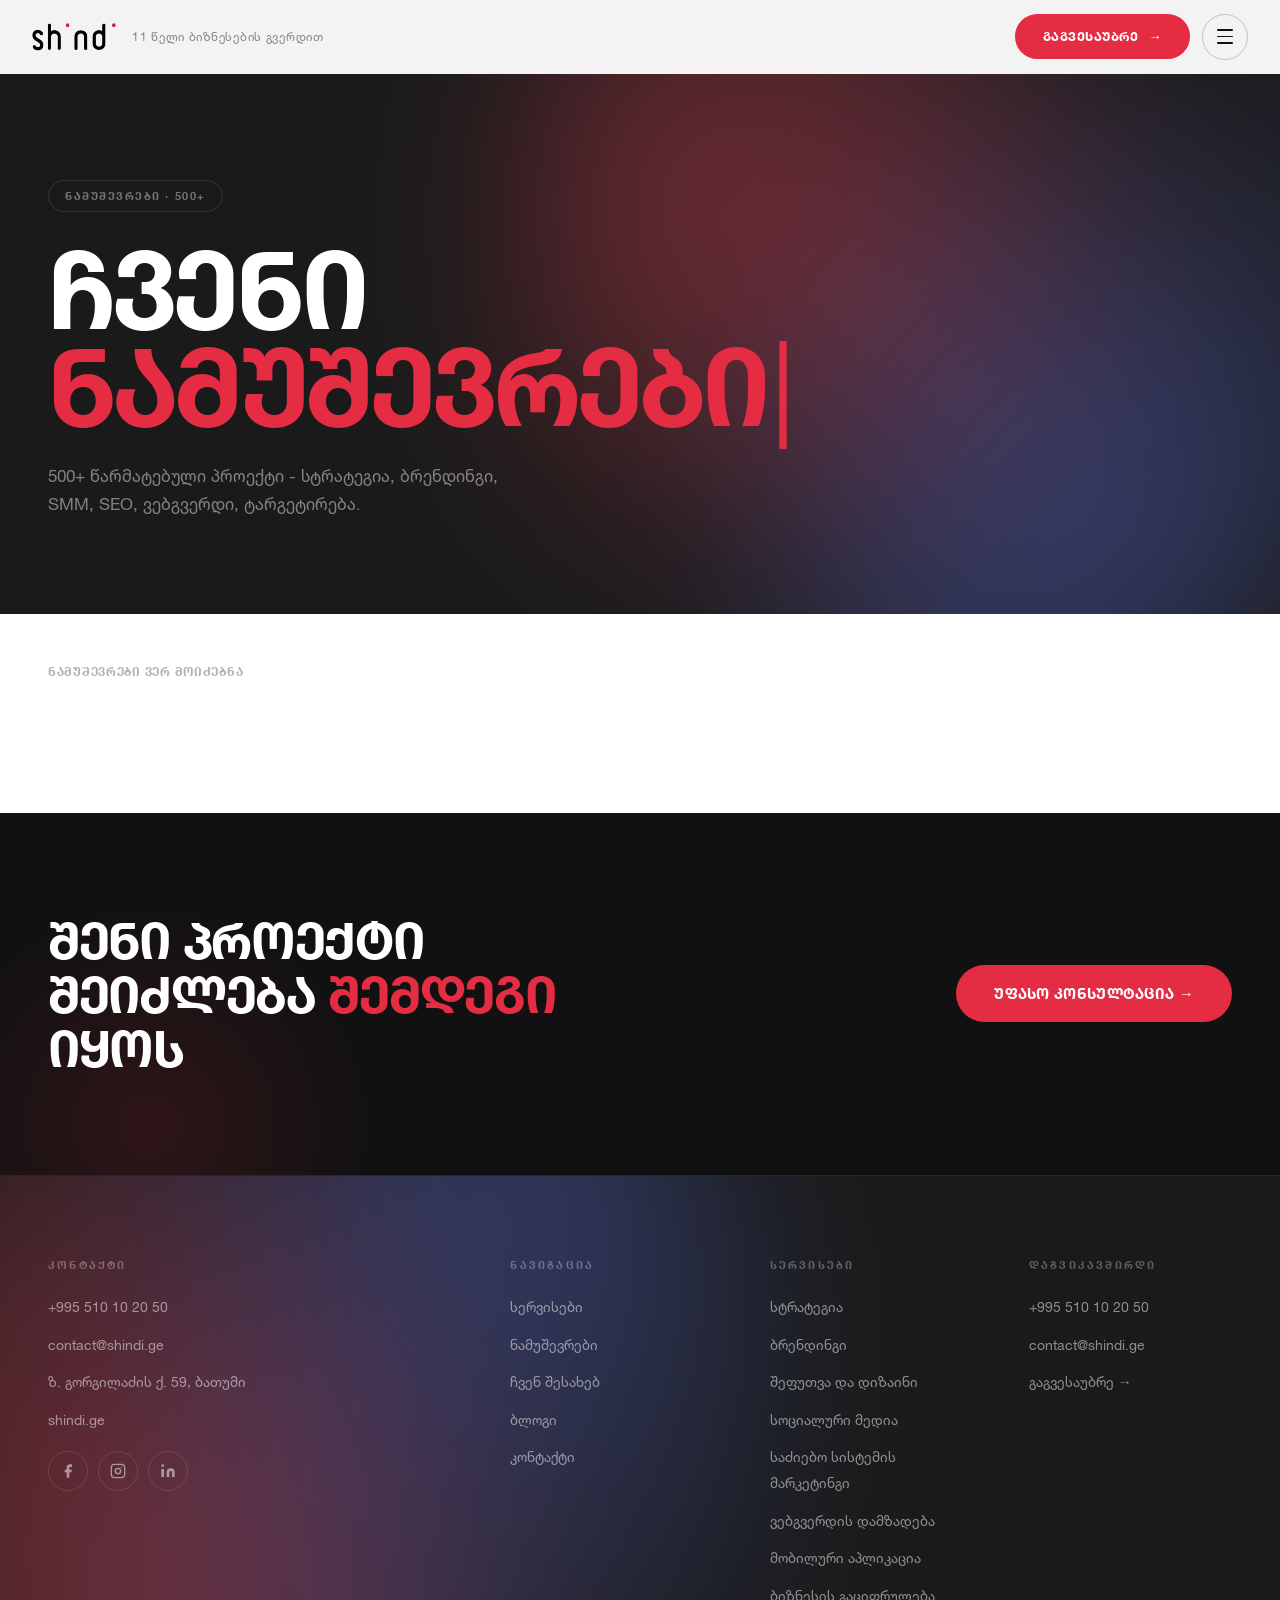
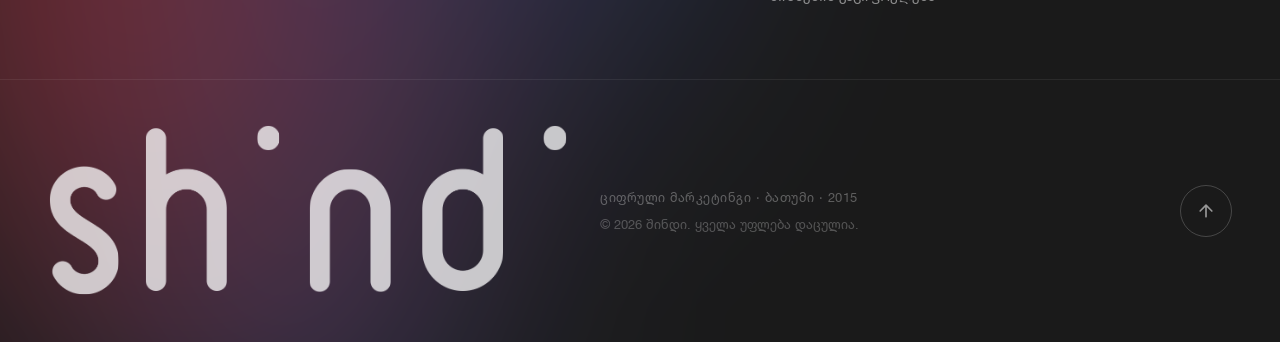
<file: portfolio-detail.html>
﻿<!DOCTYPE html>
<html lang="ka">
<head>
    <meta charset="UTF-8">
    <meta name="viewport" content="width=device-width, initial-scale=1.0">

    <title id="metaTitle">ნამუშევრები - შინდი | ციფრული მარკეტინგული კომპანია</title>
    <meta name="description"  id="metaDesc"   content="შინდის პორტფოლიო - ციფრული მარკეტინგული კომპანია ბათუმში.">
    <meta name="robots" content="index, follow">
    <link rel="canonical"     id="metaCanon"  href="https://www.shindi.ge/portfolio-detail.html">
    <meta property="og:type"  content="website">
    <meta property="og:url"   id="metaOgUrl"  content="https://www.shindi.ge/portfolio-detail.html">
    <meta property="og:title" id="metaOgTitle" content="ნამუშევარი — შინდი">
    <meta property="og:description" id="metaOgDesc" content="შინდის პორტფოლიო — ციფრული მარკეტინგი ბათუმში.">
    <meta property="og:image" id="metaOgImg"  content="https://www.shindi.ge/Assests/Hero/9.jpg">
    <meta name="theme-color"  content="#E42C42">
    <link rel="icon" type="image/svg+xml" href="Assests/Branding/logo.svg">

    <link rel="stylesheet" href="css/style.css">
    <link rel="stylesheet" href="css/pages.css">
</head>
<body class="is-loading">

<!-- LOADER -->
<div id="loader" role="status" aria-label="იტვირთება">
    <div class="loader-content">
        <img src="Assests/Branding/logo.svg" alt="შინდი" class="loader-logo-img">
        <p class="loader-tagline">11 წელი ბიზნესების გვერდით</p>
    </div>
</div>

<!-- NAV OVERLAY -->
<div id="navOverlay" class="nav-overlay" role="dialog" aria-label="ნავიგაცია">

    <!-- Animated blob background -->
    <div class="overlay-blob" aria-hidden="true"></div>

    <div class="overlay-top">
        <a href="index.html" class="overlay-logo"><img src="Assests/Branding/logo.svg" alt="შინდი"></a>
        <div class="overlay-top-actions">
            <button class="overlay-close" id="overlayClose" aria-label="დახურვა">✕</button>
        </div>
    </div>

    <button class="lang-switch" id="langSwitch" aria-label="Switch language">English</button>

    <nav class="overlay-nav">
        <ul>
            <li><a href="index.html">მთავარი <span class="nav-arrow">↗</span></a></li>
            <li><a href="services.html">სერვისები <span class="nav-arrow">↗</span></a></li>
            <li><a href="portfolio.html" class="active-nav">ნამუშევრები <span class="nav-arrow">↗</span></a></li>
            <li><a href="about.html">ჩვენ შესახებ <span class="nav-arrow">↗</span></a></li>
            <li><a href="blog.html">ბლოგი <span class="nav-arrow">↗</span></a></li>
            <li><a href="contact.html">კონტაქტი <span class="nav-arrow">↗</span></a></li>
        </ul>
    </nav>

    <div class="overlay-footer">
        <div class="overlay-contact-item"><a href="tel:+995510102050">+995 510 10 20 50</a></div>
        <div class="overlay-contact-item"><a href="mailto:contact@shindi.ge">contact@shindi.ge</a></div>
        <nav class="overlay-socials" aria-label="სოციალური ქსელები">
            <a href="https://www.facebook.com/shindi.ge" target="_blank" rel="noopener" aria-label="Facebook">
                <svg viewBox="0 0 24 24" fill="currentColor"><path d="M18 2h-3a5 5 0 0 0-5 5v3H7v4h3v8h4v-8h3l1-4h-4V7a1 1 0 0 1 1-1h3z"/></svg>
            </a>
            <a href="https://www.instagram.com/shindi.ge" target="_blank" rel="noopener" aria-label="Instagram">
                <svg viewBox="0 0 24 24" fill="none" stroke="currentColor" stroke-width="2"><rect x="2" y="2" width="20" height="20" rx="5"/><circle cx="12" cy="12" r="4"/><circle cx="17.5" cy="6.5" r="1.5" fill="currentColor" stroke="none"/></svg>
            </a>
            <a href="https://www.linkedin.com/company/shindi/" target="_blank" rel="noopener" aria-label="LinkedIn">
                <svg viewBox="0 0 24 24" fill="currentColor"><path d="M16 8a6 6 0 0 1 6 6v7h-4v-7a2 2 0 0 0-4 0v7h-4v-7a6 6 0 0 1 6-6zM2 9h4v12H2z"/><circle cx="4" cy="4" r="2"/></svg>
            </a>
        </nav>
    </div>
</div>

<!-- HIRE MODAL -->
<div id="hireModal" class="modal-backdrop" role="dialog" aria-modal="true" aria-label="გაგვესაუბრეთ">
    <div class="modal-card">
        <button class="modal-close-btn" id="modalClose" aria-label="დახურვა">✕</button>
        <h2 class="modal-title">გაგვესაუბრეთ</h2>
        <p class="modal-sub">შეავსეთ ფორმა — ჩვენი გუნდი მალე დაგიკავშირდებათ.</p>
        <form id="hireForm" action="#" method="POST" novalidate>
            <input type="hidden" name="_hp" style="display:none" tabindex="-1" autocomplete="off">
            <div class="form-row"><label for="h-name">სახელი *</label><input type="text" id="h-name" name="name" placeholder="თქვენი სახელი" required autocomplete="name"></div>
            <div class="form-row"><label for="h-phone">ტელეფონი *</label><input type="tel" id="h-phone" name="phone" placeholder="+995 5XX XX XX XX" required autocomplete="tel"></div>
            <div class="form-row"><label for="h-email">ელ-ფოსტა</label><input type="email" id="h-email" name="email" placeholder="your@email.com" autocomplete="email"></div>
            <div class="form-row">
                <label for="h-service">სასურველი სერვისი</label>
                <select id="h-service" name="service">
                    <option value="">— აირჩიეთ —</option>
                    <option>სტრატეგია</option><option>ბრენდინგი</option>
                    <option>შეფუთვა და დიზაინი</option><option>სოციალური მედია მარკეტინგი</option>
                    <option>საძიებო სისტემის მარკეტინგი</option><option>ვებგვერდის დამზადება</option>
                    <option>მობილური აპლიკაცია</option><option>ბიზნესის გაციფრულება</option>
                </select>
            </div>
            <button type="submit" class="btn-submit">
                <span class="btn-label">გაგზავნა</span>
                <svg class="btn-spinner" viewBox="0 0 18 18" fill="none"><circle cx="9" cy="9" r="7" stroke="rgba(255,255,255,.3)" stroke-width="2"/><path d="M9 2a7 7 0 0 1 7 7" stroke="#fff" stroke-width="2" stroke-linecap="round"/></svg>
            </button>
        </form>
        <div class="form-success" id="hireFormSuccess">
            <svg viewBox="0 0 52 52" fill="none"><circle cx="26" cy="26" r="25" stroke="#22c55e" stroke-width="2"/><path d="M14 26l8 8 16-16" stroke="#22c55e" stroke-width="2.5" stroke-linecap="round" stroke-linejoin="round"/></svg>
            <p>გმადლობთ!<br>ჩვენი გუნდი მალე დაგიკავშირდებათ.</p>
        </div>
    </div>
</div>

<!-- HEADER -->
<header id="header">
    <div class="header-inner">
        <a href="index.html" class="header-logo" aria-label="შინდი — მთავარი">
            <img src="Assests/Branding/logo.svg" alt="შინდი">
        </a>
        <span class="header-tagline">11 წელი ბიზნესების გვერდით</span>
        <div class="header-actions">
            <button class="hire-btn" data-hire aria-haspopup="dialog">გაგვესაუბრე <em class="arr">→</em></button>
            <button class="burger-circle" id="mainBurger" aria-label="მენიუ" aria-expanded="false" aria-controls="navOverlay">
                <span></span><span></span><span></span>
            </button>
        </div>
    </div>
</header>

<main id="pdMain">

    <!-- ════ HERO ═════════════════════════════════════════════════ -->
    <section class="pd-hero" id="pdHero" aria-label="პროექტი">
        <img id="pdHeroImg" class="pd-hero-img" src="" alt="" loading="eager">
        <div class="pd-hero-overlay" aria-hidden="true"></div>
        <div class="pd-hero-content">
            <!-- breadcrumb -->
            <nav class="svc-breadcrumb" id="pdBreadcrumb" aria-label="breadcrumb">
                <a href="index.html">მთავარი</a>
                <span class="bc-sep">›</span>
                <a href="portfolio.html">ნამუშევრები</a>
                <span class="bc-sep">›</span>
                <span id="pdBreadcrumbName">პროექტი</span>
            </nav>
            <span class="pd-hero-tag" id="pdHeroTag">სფერო</span>
            <div class="pd-hero-name-row">
                <img class="pd-hero-logo" id="pdHeroLogo" src="" alt="" style="display:none;">
                <h1 class="pd-hero-company" id="pdHeroCompany">კომპანია</h1>
            </div>
        </div>
    </section>

    <!-- ════ INFO STRIP ══════════════════════════════════════════ -->
    <div class="pd-info-strip" aria-label="პროექტის ინფო">
        <div class="pd-info-inner pd-info-inner--2col">
            <div class="pd-info-block">
                <p class="pd-info-label">სფერო</p>
                <p class="pd-info-value" id="pdIndustry">—</p>
            </div>
            <div class="pd-info-block">
                <p class="pd-info-label">სერვისები</p>
                <div class="pd-svc-pills" id="pdServices"></div>
            </div>
        </div>
    </div>

    <!-- ════ DESCRIPTION ════════════════════════════════════════ -->
    <section class="pd-desc-section reveal" aria-label="პროექტის აღწერა">
        <div class="pd-desc-inner">
            <div class="pd-desc-left">
                <p class="pd-desc-label">პროექტის შესახებ</p>
                <h2 class="pd-desc-heading" id="pdDescHeading">—</h2>
                <p class="pd-desc-body" id="pdDescBody" style="margin-top:24px;">—</p>
                <!-- Client logo + website -->
                <div class="pd-client-row" id="pdClientRow" style="display:none; margin-top:32px;">
                    <img class="pd-client-logo" id="pdClientLogo" src="" alt="" loading="lazy">
                    <a class="pd-client-website" id="pdClientWebsite" href="#" target="_blank" rel="noopener">
                        <svg viewBox="0 0 24 24" fill="none" stroke="currentColor" stroke-width="1.8" width="14" height="14"><path d="M18 13v6a2 2 0 0 1-2 2H5a2 2 0 0 1-2-2V8a2 2 0 0 1 2-2h6"/><polyline points="15 3 21 3 21 9"/><line x1="10" y1="14" x2="21" y2="3"/></svg>
                        <span id="pdClientWebsiteLabel">ვებგვერდის მონახულება</span>
                    </a>
                </div>
            </div>
            <div class="pd-results" id="pdResults">
                <!-- result items injected by JS -->
            </div>
        </div>
    </section>

    <!-- ════ GALLERY ════════════════════════════════════════════ -->
    <section class="pd-gallery-section reveal" aria-label="პროექტის გალერეა">
        <div class="pd-gallery-inner">
            <div class="pd-gallery-hdr">
                <p class="svc-sec-label" style="color:rgba(255,255,255,.3);">გალერეა</p>
                <h2 class="svc-sec-title">ვიზუალური მასალა</h2>
            </div>
            <div class="pd-gallery-grid" id="pdGallery">
                <!-- images injected by JS -->
            </div>
        </div>
    </section>

    <!-- ════ SIMILAR PROJECTS ══════════════════════════════════ -->
    <section class="pd-similar-section reveal" aria-label="მსგავსი პროექტები">
        <div class="pd-similar-inner">
            <p class="svc-sec-label" style="color:var(--red);">სხვა ნამუშევრები</p>
            <h2 class="svc-sec-title" id="pdSimilarTitle">მსგავსი პროექტები</h2>
            <div class="pd-similar-grid" id="pdSimilarGrid">
                <!-- cards injected by JS -->
            </div>
        </div>
    </section>

    <!-- ════ LEAD FORM ══════════════════════════════════════════ -->
    <section class="svc-form-section reveal" aria-label="კონტაქტი">
        <div class="svc-form-inner">
            <div class="svc-form-hdr">
                <h2 class="svc-form-title">მზად ხარ<br><em>წარმატებისთვის?</em></h2>
                <p class="svc-form-sub">შეავსე ფორმა და მალე დაგიკავშირდებით უფასო კონსულტაციისთვის.</p>
            </div>
            <form id="pdLeadForm" action="#" method="POST" novalidate>
                <input type="hidden" name="_hp" style="display:none" tabindex="-1" autocomplete="off">
                <div class="svc-form-row">
                    <label for="pd-name">სახელი *</label>
                    <input class="svc-input" type="text" id="pd-name" name="name" placeholder="თქვენი სახელი" required autocomplete="name">
                </div>
                <div class="svc-form-row">
                    <label for="pd-phone">ტელეფონი *</label>
                    <input class="svc-input" type="tel" id="pd-phone" name="phone" placeholder="+995 5XX XX XX XX" required autocomplete="tel">
                </div>
                <div class="svc-form-row">
                    <label for="pd-email">ელ-ფოსტა</label>
                    <input class="svc-input" type="email" id="pd-email" name="email" placeholder="your@email.com" autocomplete="email">
                </div>
                <div class="svc-form-row">
                    <label for="pd-service">სასურველი სერვისი</label>
                    <select class="svc-input" id="pd-service" name="service">
                        <option value="">— აირჩიეთ —</option>
                        <option value="strategia">სტრატეგია</option>
                        <option value="branding">ბრენდინგი</option>
                        <option value="sheputva">შეფუთვა და დიზაინი</option>
                        <option value="social-media">სოციალური მედია მარკეტინგი</option>
                        <option value="seo">საძიებო სისტემის მარკეტინგი</option>
                        <option value="website">ვებგვერდის დამზადება</option>
                        <option value="app">მობილური აპლიკაცია</option>
                        <option value="digitalizacia">ბიზნესის გაციფრულება</option>
                    </select>
                </div>
                <div class="svc-form-row">
                    <label for="pd-msg">შეტყობინება</label>
                    <textarea class="svc-input" id="pd-msg" name="message" placeholder="მოგვიყევი პროექტის შესახებ…"></textarea>
                </div>
                <button type="submit" class="svc-form-submit">გაგზავნა →</button>
            </form>
            <div class="svc-form-ok" id="pdFormOk">
                <svg viewBox="0 0 52 52" fill="none">
                    <circle cx="26" cy="26" r="25" stroke="#22c55e" stroke-width="2"/>
                    <path d="M14 26l8 8 16-16" stroke="#22c55e" stroke-width="2.5" stroke-linecap="round" stroke-linejoin="round"/>
                </svg>
                გმადლობთ! ჩვენი გუნდი მალე დაგიკავშირდებათ.
            </div>
        </div>
    </section>

</main>

<!-- FOOTER -->
<footer id="footer">

    <div class="footer-blob" aria-hidden="true"></div>

    <div class="footer-cols">
        <div class="footer-brand footer-col">
            <h5>კონტაქტი</h5>
            <ul>
                <li><a href="tel:+995510102050">+995 510 10 20 50</a></li>
                <li><a href="mailto:contact@shindi.ge">contact@shindi.ge</a></li>
                <li><span>ზ. გორგილაძის ქ. 59, ბათუმი</span></li>
                <li><a href="https://www.shindi.ge" target="_blank" rel="noopener">shindi.ge</a></li>
            </ul>
            <nav class="footer-socials" aria-label="სოციალური ქსელები">
                <a href="https://www.facebook.com/shindi.ge" target="_blank" rel="noopener" aria-label="Facebook">
                    <svg viewBox="0 0 24 24" fill="currentColor"><path d="M18 2h-3a5 5 0 0 0-5 5v3H7v4h3v8h4v-8h3l1-4h-4V7a1 1 0 0 1 1-1h3z"/></svg>
                </a>
                <a href="https://www.instagram.com/shindi.ge" target="_blank" rel="noopener" aria-label="Instagram">
                    <svg viewBox="0 0 24 24" fill="none" stroke="currentColor" stroke-width="2"><rect x="2" y="2" width="20" height="20" rx="5"/><circle cx="12" cy="12" r="4"/><circle cx="17.5" cy="6.5" r="1" fill="currentColor" stroke="none"/></svg>
                </a>
                <a href="https://www.linkedin.com/company/shindi/" target="_blank" rel="noopener" aria-label="LinkedIn">
                    <svg viewBox="0 0 24 24" fill="currentColor"><path d="M16 8a6 6 0 0 1 6 6v7h-4v-7a2 2 0 0 0-4 0v7h-4v-7a6 6 0 0 1 6-6zM2 9h4v12H2z"/><circle cx="4" cy="4" r="2"/></svg>
                </a>
            </nav>
        </div>

        <div class="footer-col">
            <h5>ნავიგაცია</h5>
            <ul>
                <li><a href="services.html">სერვისები</a></li>
                <li><a href="portfolio.html">ნამუშევრები</a></li>
                <li><a href="about.html">ჩვენ შესახებ</a></li>
                <li><a href="blog.html">ბლოგი</a></li>
                <li><a href="contact.html">კონტაქტი</a></li>
            </ul>
        </div>

        <div class="footer-col">
            <h5>სერვისები</h5>
            <ul>
                <li><a href="service.html?s=strategia">სტრატეგია</a></li>
                <li><a href="service.html?s=branding">ბრენდინგი</a></li>
                <li><a href="service.html?s=sheputva">შეფუთვა და დიზაინი</a></li>
                <li><a href="service.html?s=social-media">სოციალური მედია</a></li>
                <li><a href="service.html?s=seo">საძიებო სისტემის მარკეტინგი</a></li>
                <li><a href="service.html?s=website">ვებგვერდის დამზადება</a></li>
                <li><a href="service.html?s=app">მობილური აპლიკაცია</a></li>
                <li><a href="service.html?s=digitalizacia">ბიზნესის გაციფრულება</a></li>
            </ul>
        </div>

        <div class="footer-col">
            <h5>დაგვიკავშირდი</h5>
            <ul>
                <li><a href="tel:+995510102050">+995 510 10 20 50</a></li>
                <li><a href="mailto:contact@shindi.ge">contact@shindi.ge</a></li>
                <li><a href="#" data-hire style="cursor:pointer;">გაგვესაუბრე →</a></li>
            </ul>
        </div>
    </div>

    <!-- Logo + copyright + scroll-to-top -->
    <div class="footer-end">
        <a href="index.html" class="footer-end-logo" aria-label="შინდი">
            <img src="Assests/Branding/logo.svg" alt="შინდი">
        </a>
        <div class="footer-end-right">
            <span class="footer-tagline">ციფრული მარკეტინგი · ბათუმი · 2015</span>
            <span class="footer-copy">&copy; <span id="year"></span> შინდი. ყველა უფლება დაცულია.</span>
        </div>
        <button class="scroll-top-btn" id="scrollTopBtn" aria-label="ზემოთ">
            <svg viewBox="0 0 24 24" fill="none">
                <path d="M12 19V5M5 12l7-7 7 7" stroke="currentColor" stroke-width="2" stroke-linecap="round" stroke-linejoin="round"/>
            </svg>
        </button>
    </div>

</footer>

<!-- GIFT MODAL -->
<div id="giftModal" class="modal-backdrop" role="dialog" aria-modal="true" aria-label="დაფინანსება">
    <div class="modal-card">
        <button class="modal-close-btn" id="giftClose" aria-label="დახურვა">✕</button>
        <p class="modal-eyebrow">🎁 შენთვის საჩუქარი მაქვს</p>
        <h2 class="modal-title">მიიღე 25 000 ლარიანი დაფინანსება<br>აწარმოე საქართველოს ფარგლებში!</h2>
        <p class="modal-sub">შეავსე ფორმა და გაიგე როგორ მიიღო დაფინანსება:</p>
        <form id="giftForm" action="#" method="POST" novalidate>
            <input type="hidden" name="_hp" style="display:none" tabindex="-1" autocomplete="off">
            <div class="form-row">
                <label for="g-name">სახელი *</label>
                <input type="text" id="g-name" name="name" placeholder="თქვენი სახელი" required autocomplete="name">
            </div>
            <div class="form-row">
                <label for="g-phone">ტელეფონი *</label>
                <input type="tel" id="g-phone" name="phone" placeholder="+995 5XX XX XX XX" required autocomplete="tel">
            </div>
            <div class="form-row">
                <label for="g-email">ელ-ფოსტა *</label>
                <input type="email" id="g-email" name="email" placeholder="your@email.com" required autocomplete="email">
            </div>
            <div class="form-row">
                <label for="g-web">კომპანიის ვებ / Facebook</label>
                <input type="url" id="g-web" name="website" placeholder="https://...">
            </div>
            <div class="form-row">
                <label for="g-revenue">კომპანიის ბრუნვა გასული 12 თვის განმავლობაში</label>
                <select id="g-revenue" name="revenue">
                    <option value="">— აირჩიეთ —</option>
                    <option value="under-30k">30 000 ლარზე ნაკლები</option>
                    <option value="under-500k">500 000 ლარზე ნაკლები</option>
                    <option value="under-2mln">2 მლნ ლარზე ნაკლები</option>
                    <option value="over-2mln">2 მლნ ლარზე მეტი</option>
                </select>
            </div>
            <button type="submit" class="btn-submit">
                <span class="btn-label">გაგზავნა</span>
                <svg class="btn-spinner" viewBox="0 0 18 18" fill="none">
                    <circle cx="9" cy="9" r="7" stroke="rgba(255,255,255,.3)" stroke-width="2"/>
                    <path d="M9 2a7 7 0 0 1 7 7" stroke="#fff" stroke-width="2" stroke-linecap="round"/>
                </svg>
            </button>
        </form>
        <div class="form-success" id="giftFormSuccess">
            <svg viewBox="0 0 52 52" fill="none">
                <circle cx="26" cy="26" r="25" stroke="#22c55e" stroke-width="2"/>
                <path d="M14 26l8 8 16-16" stroke="#22c55e" stroke-width="2.5" stroke-linecap="round" stroke-linejoin="round"/>
            </svg>
            <p>თქვენი მოთხოვნა მიღებულია.<br>მალე დაგიკავშირდებით.</p>
        </div>
    </div>
</div>

<!-- FLOATING GIFT BUTTON -->
<button class="float-gift" data-gift aria-label="შენთვის საჩუქარი მაქვს">
    <span class="gift-icon">🎁</span>
    <span>შენთვის საჩუქარი მაქვს</span>
</button>

<!-- DATA -->
<script src="js/portfolio-data.js"></script>

<!-- PAGE LOGIC -->
<script>
(function () {
    'use strict';

    /* ── 1. Resolve id from URL ──────────────────────────────── */
    const params = new URLSearchParams(location.search);
    const slug   = params.get('p');

    if (!slug) { location.replace('portfolio.html'); return; }

    function initPage(portfolio) {
        var proj = null;
        for (var i = 0; i < portfolio.length; i++) {
            if (String(portfolio[i].slug) === String(slug)) { proj = portfolio[i]; break; }
        }
        if (!proj) { location.replace('portfolio.html'); return; }
        renderPage(proj, portfolio);
    }

    /* Wait for WordPress data */
    if (window.SHINDI_PORTFOLIO_READY) {
        initPage(window.SHINDI_PORTFOLIO);
    } else {
        document.addEventListener('shindiPortfolioReady', function(e) {
            initPage(e.detail);
        });
    }

    function renderPage(proj, SHINDI_PORTFOLIO) {

    /* ── 2. Meta tags ────────────────────────────────────────── */
    const pageTitle = proj.company + ' — შინდი';
    document.getElementById('metaTitle').textContent   = pageTitle;
    document.getElementById('metaDesc').content        = proj.shortDesc.slice(0, 155);
    document.getElementById('metaCanon').href          = 'https://www.shindi.ge/portfolio-detail.html?p=' + slug;
    document.getElementById('metaOgUrl').content       = 'https://www.shindi.ge/portfolio-detail.html?p=' + slug;
    document.getElementById('metaOgTitle').content     = pageTitle;
    document.getElementById('metaOgDesc').content      = proj.shortDesc.slice(0, 155);
    document.getElementById('metaOgImg').content       = 'https://www.shindi.ge/' + proj.featured;
    document.title = pageTitle;

    /* ── 3. Hero ─────────────────────────────────────────────── */
    const heroImg = document.getElementById('pdHeroImg');
    heroImg.src = proj.featured;
    heroImg.alt = proj.company;
    document.getElementById('pdHeroTag').textContent       = proj.industryLabel;
    document.getElementById('pdHeroCompany').textContent   = proj.company;
    document.getElementById('pdBreadcrumbName').textContent = proj.company;

    /* Client logo next to company name in hero */
    if (proj.clientLogo) {
        var heroLogo = document.getElementById('pdHeroLogo');
        heroLogo.src   = proj.clientLogo;
        heroLogo.alt   = proj.company + ' logo';
        heroLogo.style.display = 'block';
    }

    /* ── 4. Info strip ───────────────────────────────────────── */
    document.getElementById('pdIndustry').textContent = proj.industryLabel;

    const pillsEl = document.getElementById('pdServices');
    proj.services.forEach(function (svc, i) {
        const a = document.createElement('a');
        a.href      = 'service.html?s=' + svc;
        a.className = 'pd-svc-pill';
        a.textContent = proj.serviceLabels[i] || svc;
        pillsEl.appendChild(a);
    });

    /* ── 5. Description + Results ───────────────────────────── */
    document.getElementById('pdDescHeading').textContent = proj.company;
    document.getElementById('pdDescBody').textContent    = proj.shortDesc;

    /* Client logo + website */
    var clientRow     = document.getElementById('pdClientRow');
    var clientLogoEl  = document.getElementById('pdClientLogo');
    var clientSiteEl  = document.getElementById('pdClientWebsite');
    var clientLabelEl = document.getElementById('pdClientWebsiteLabel');
    var hasLogo    = proj.clientLogo && proj.clientLogo.length > 0;
    var hasWebsite = proj.website    && proj.website.length    > 0;

    if (hasLogo || hasWebsite) {
        clientRow.style.display = 'flex';
        if (hasLogo) {
            clientLogoEl.src = proj.clientLogo;
            clientLogoEl.alt = proj.company + ' logo';
        } else {
            clientLogoEl.style.display = 'none';
        }
        if (hasWebsite) {
            clientSiteEl.href = proj.website;
            /* Show domain only */
            try { clientLabelEl.textContent = new URL(proj.website).hostname.replace('www.',''); }
            catch (e) { clientLabelEl.textContent = proj.website; }
        } else {
            clientSiteEl.style.display = 'none';
        }
    }

    const resultsEl = document.getElementById('pdResults');
    proj.results.forEach(function (r) {
        const div = document.createElement('div');
        div.className   = 'pd-result-item';
        div.textContent = r;
        resultsEl.appendChild(div);
    });

    /* ── 6. Gallery ──────────────────────────────────────────── */
    var gallery = document.getElementById('pdGallery');
    proj.images.forEach(function (src, i) {
        var fig = document.createElement('figure');
        fig.className = 'pd-gimg';
        var img = document.createElement('img');
        img.src     = src;
        img.alt     = proj.company + ' — სურათი ' + (i + 1);
        img.loading = i === 0 ? 'eager' : 'lazy';
        fig.appendChild(img);
        gallery.appendChild(fig);
    });

    /* ── 7. Lead form hidden subject ────────────────────────── */
    document.getElementById('pdFormSubject').value =
        'ლიდი — ' + proj.company + ' (portfolio-detail)';

    /* ── 8. Lead form submit ─────────────────────────────────── */
    var leadForm = document.getElementById('pdLeadForm');
    var formOk   = document.getElementById('pdFormOk');
    leadForm.addEventListener('submit', function (e) {
        e.preventDefault();
        var name  = document.getElementById('pd-name').value.trim();
        var phone = document.getElementById('pd-phone').value.trim();
        if (!name || !phone) {
            alert('გთხოვთ, შეავსოთ სავალდებულო ველები (სახელი და ტელეფონი).');
            return;
        }
        var btn = leadForm.querySelector('.svc-form-submit');
        btn.textContent = 'იგზავნება…';
        btn.disabled = true;

        fetch(leadForm.action, {
            method:  'POST',
            body:    new FormData(leadForm),
            headers: { 'Accept': 'application/json' }
        }).then(function (res) {
            if (res.ok) {
                leadForm.style.display = 'none';
                formOk.classList.add('show');
            } else {
                btn.textContent = 'გაგზავნა →';
                btn.disabled = false;
                window.location.href = 'mailto:contact@shindi.ge?subject=' +
                    encodeURIComponent(document.getElementById('pdFormSubject').value) +
                    '&body=' + encodeURIComponent(name + '\n' + phone);
            }
        }).catch(function () {
            btn.textContent = 'გაგზავნა →';
            btn.disabled = false;
            window.location.href = 'mailto:contact@shindi.ge?subject=' +
                encodeURIComponent(document.getElementById('pdFormSubject').value) +
                '&body=' + encodeURIComponent(name + '\n' + phone);
        });
    });

    /* ── 9. Similar projects ─────────────────────────────────── */
    var similar = SHINDI_PORTFOLIO.filter(function (p) {
        if (p.slug === slug) return false;
        // same industry first, then overlap in services
        if (p.industry === proj.industry) return true;
        return p.services.some(function (s) { return proj.services.includes(s); });
    }).slice(0, 3);

    // If we couldn't fill 3, pad with any other projects
    if (similar.length < 3) {
        SHINDI_PORTFOLIO.forEach(function (p) {
            if (similar.length >= 3) return;
            if (p.slug === slug) return;
            if (similar.find(function (s) { return s.slug === p.slug; })) return;
            similar.push(p);
        });
    }

    var simGrid = document.getElementById('pdSimilarGrid');
    similar.forEach(function (p) {
        var card = document.createElement('a');
        card.href      = 'portfolio-detail.html?p=' + p.slug;
        card.className = 'port-card';
        card.setAttribute('data-industry', p.industry);
        card.setAttribute('data-services', p.services.join(' '));
        card.innerHTML =
            '<img class="port-card-img" src="' + p.featured + '" alt="' + p.company + '" loading="lazy">' +
            '<span class="port-card-tag">' + p.industryLabel + '</span>' +
            '<span class="port-card-arrow" aria-hidden="true">↗</span>' +
            '<div class="port-card-overlay">' +
                '<p class="port-card-company">' + p.company + '</p>' +
                '<div class="port-card-services">' +
                    p.serviceLabels.map(function (l) {
                        return '<span class="port-card-svc">' + l + '</span>';
                    }).join('') +
                '</div>' +
            '</div>';
        simGrid.appendChild(card);
    });

    if (similar.length === 0) {
        var all = document.createElement('p');
        all.style.cssText = 'color:rgba(0,0,0,.35);font-size:15px;';
        all.innerHTML = '<a href="portfolio.html" style="color:var(--red);">ყველა ნამუშევარი →</a>';
        simGrid.appendChild(all);
    }

    /* ── 10. Similar section heading ────────────────────────── */
    document.getElementById('pdSimilarTitle').textContent =
        proj.industryLabel + ' — სხვა პროექტები';

    /* ── 11. Scroll reveal ───────────────────────────────────── */
    if ('IntersectionObserver' in window) {
        var revealObs = new IntersectionObserver(function (entries) {
            entries.forEach(function (entry) {
                if (entry.isIntersecting) {
                    entry.target.classList.add('visible');
                    revealObs.unobserve(entry.target);
                }
            });
        }, { threshold: 0.08 });
        document.querySelectorAll('.reveal').forEach(function (el) {
            revealObs.observe(el);
        });
    } else {
        document.querySelectorAll('.reveal').forEach(function (el) {
            el.classList.add('visible');
        });
    }

    } // end renderPage

})();
</script>

<!-- ═══════════════════════════════════════════════════════════
     QUIZ POPUP MODAL
════════════════════════════════════════════════════════════ -->
<div id="quizModal" class="quiz-backdrop" role="dialog" aria-modal="true" aria-label="უფასო კონსულტაცია">
    <div class="quiz-card">

        <!-- Close -->
        <button class="quiz-close" id="quizClose" aria-label="დახურვა">
            <svg viewBox="0 0 24 24" fill="none" width="20" height="20">
                <path d="M18 6L6 18M6 6l12 12" stroke="currentColor" stroke-width="2" stroke-linecap="round"/>
            </svg>
        </button>

        <!-- Star progress -->
        <div class="quiz-stars" aria-label="პროგრესი">
            <span class="quiz-star" aria-hidden="true">★</span>
            <span class="quiz-star" aria-hidden="true">★</span>
            <span class="quiz-star" aria-hidden="true">★</span>
            <span class="quiz-star" aria-hidden="true">★</span>
            <span class="quiz-star" aria-hidden="true">★</span>
        </div>

        <p class="quiz-headline">უპასუხე რამოდენიმე შეკითხვას და მიიღე<br><strong>უფასო კონსულტაცია</strong></p>

        <!-- ── STEP 1 ── სფერო (single choice) -->
        <div class="quiz-step active" data-step="1">
            <p class="quiz-q"><span class="quiz-step-num">1 / 5</span> რომელ სფეროს წარმოადგენთ?</p>
            <div class="qc-grid">
                <button class="qc-btn qc-single" data-val="უძრავი ქონება"><span class="qc-ind"></span><span class="qc-label">🏠 უძრავი ქონება</span></button>
                <button class="qc-btn qc-single" data-val="ტურიზმი"><span class="qc-ind"></span><span class="qc-label">✈️ ტურიზმი</span></button>
                <button class="qc-btn qc-single" data-val="ვაჭრობა"><span class="qc-ind"></span><span class="qc-label">🛍️ ვაჭრობა</span></button>
                <button class="qc-btn qc-single" data-val="მომსახურება"><span class="qc-ind"></span><span class="qc-label">💼 მომსახურება</span></button>
                <button class="qc-btn qc-single qc-other-trigger" data-val="სხვა"><span class="qc-ind"></span><span class="qc-label">✏️ სხვა</span></button>
            </div>
            <input class="quiz-other-field" type="text" placeholder="მიუთითე სფერო..." style="display:none">
            <button class="quiz-next-btn" style="display:none">შემდეგი →</button>
        </div>

        <!-- ── STEP 2 ── სერვისი (single choice) -->
        <div class="quiz-step" data-step="2">
            <button class="quiz-back-btn" data-back>← უკან</button>
            <p class="quiz-q"><span class="quiz-step-num">2 / 5</span> რომელი სერვისი გესაჭიროებათ?</p>
            <div class="qc-grid">
                <button class="qc-btn qc-single" data-val="სტრატეგია"><span class="qc-ind"></span><span class="qc-label">📊 სტრატეგია</span></button>
                <button class="qc-btn qc-single" data-val="ბრენდინგი"><span class="qc-ind"></span><span class="qc-label">🎨 ბრენდინგი</span></button>
                <button class="qc-btn qc-single" data-val="სოც. მედია"><span class="qc-ind"></span><span class="qc-label">📱 სოც. მედია</span></button>
                <button class="qc-btn qc-single" data-val="ვებგვერდი"><span class="qc-ind"></span><span class="qc-label">🌐 ვებგვერდი</span></button>
                <button class="qc-btn qc-single" data-val="აპლიკაცია"><span class="qc-ind"></span><span class="qc-label">📲 აპლიკაცია</span></button>
                <button class="qc-btn qc-single" data-val="ყველა"><span class="qc-ind"></span><span class="qc-label">✨ ყველა</span></button>
            </div>
            <button class="quiz-next-btn" style="display:none">შემდეგი →</button>
        </div>

        <!-- ── STEP 3 ── კომპანია -->
        <div class="quiz-step" data-step="3">
            <button class="quiz-back-btn" data-back>← უკან</button>
            <p class="quiz-q"><span class="quiz-step-num">3 / 5</span> თქვენი კომპანიის დასახელება ან ბმული</p>
            <input class="quiz-input" type="text" placeholder="სახელი, Facebook ბმული ან ვებგვერდი" autocomplete="off" required>
            <p class="quiz-field-err" style="display:none">⚠ გთხოვთ შეავსოთ ეს ველი</p>
            <button class="quiz-next-btn">შემდეგი →</button>
        </div>

        <!-- ── STEP 4 ── ტელეფონი -->
        <div class="quiz-step" data-step="4">
            <button class="quiz-back-btn" data-back>← უკან</button>
            <p class="quiz-q"><span class="quiz-step-num">4 / 5</span> მიუთითეთ თქვენი ტელეფონი</p>
            <input class="quiz-input" type="tel" placeholder="510 10 20 50" autocomplete="tel" required>
            <p class="quiz-field-err" style="display:none">⚠ გთხოვთ შეიყვანოთ ტელეფონის ნომერი</p>
            <button class="quiz-next-btn">შემდეგი →</button>
        </div>

        <!-- ── STEP 5 ── მოლოდინი (single choice) -->
        <div class="quiz-step" data-step="5">
            <button class="quiz-back-btn" data-back>← უკან</button>
            <p class="quiz-q"><span class="quiz-step-num">5 / 5</span> როგორი მომსახურების მოლოდინი გაქვთ?</p>
            <div class="qc-grid qc-grid--col1">
                <button class="qc-btn qc-single" data-val="სწრაფად, იაფად და ხარისხიანად"><span class="qc-ind"></span><span class="qc-label">⚡ სწრაფად, იაფად და ხარისხიანად</span></button>
                <button class="qc-btn qc-single" data-val="თანადაფინანსებით (აწარმოე საქართველოში)"><span class="qc-ind"></span><span class="qc-label">🤝 თანადაფინანსებით (აწარმოე საქართველოში)</span></button>
                <button class="qc-btn qc-single" data-val="მხოლოდ პრემიუმ ხარისხით"><span class="qc-ind"></span><span class="qc-label">💎 მხოლოდ პრემიუმ ხარისხით</span></button>
            </div>
        </div>

        <!-- ── SUCCESS SCREEN ── -->
        <div class="quiz-success" id="quizSuccess">
            <div class="quiz-success-stars">
                <span class="qs-star">★</span>
                <span class="qs-star">★</span>
                <span class="qs-star">★</span>
                <span class="qs-star">★</span>
                <span class="qs-star">★</span>
            </div>
            <p class="quiz-success-msg">წარმატება გზაშია,<br>ჩვენი მენეჯერი მალე დაგიკავშირდებათ</p>
            <button class="quiz-success-close" id="quizSuccessClose">დახურვა</button>
        </div>

    </div><!-- /.quiz-card -->
</div><!-- /#quizModal -->

<!-- SITE JS (loader, header, modals, etc.) -->
<script src="js/main.js"></script>

</body>
</html>
</file>
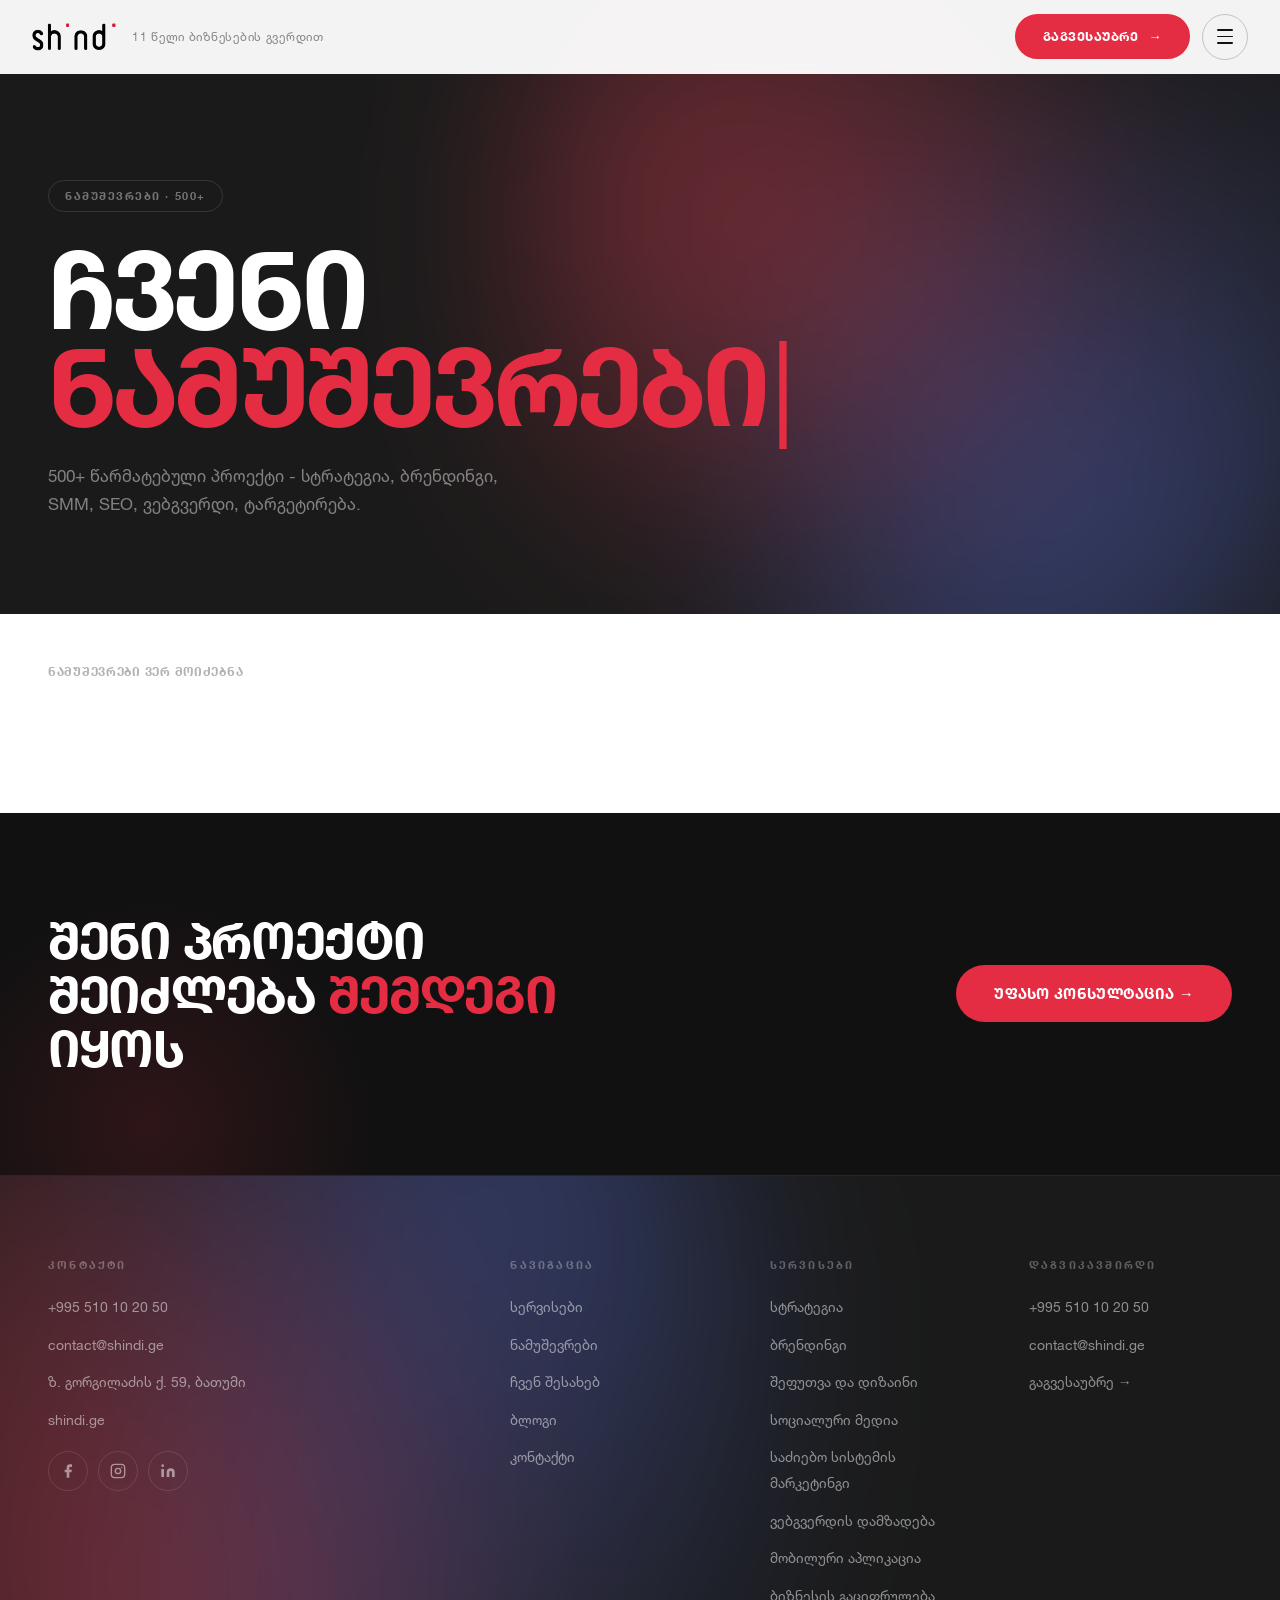
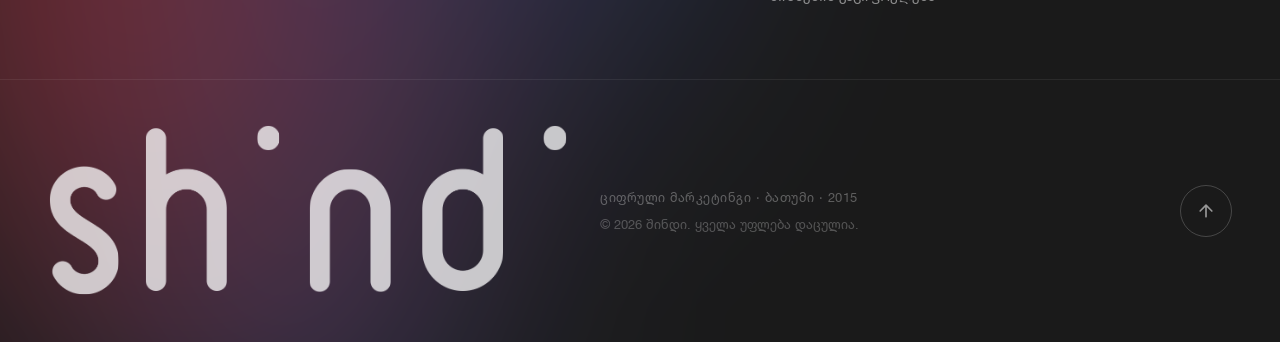
<file: portfolio.html>
﻿<!DOCTYPE html>
<html lang="ka">
<head>
    <meta charset="UTF-8">
    <meta name="viewport" content="width=device-width, initial-scale=1.0">
    <title>ნამუშევრები - შინდი | ციფრული მარკეტინგული კომპანია</title>
    <meta name="description" content="შინდი - ციფრული მარკეტინგული და სარეკლამო კომპანია ბათუმში. იხილეთ ჩვენი პორტფოლიო">
    <meta name="robots" content="index, follow">
    <link rel="canonical" href="https://www.shindi.ge/portfolio.html">
    <meta property="og:type"  content="website">
    <meta property="og:title" content="ნამუშევრები — შინდი">
    <meta property="og:description" content="500+ წარმატებული მარკეტინგული პროექტი">
    <meta property="og:image" content="https://www.shindi.ge/Assests/Hero/9.jpg">
    <meta name="theme-color" content="#E42C42">
    <link rel="icon" type="image/svg+xml" href="Assests/Branding/logo.svg">
    <link rel="stylesheet" href="css/style.css">
    <link rel="stylesheet" href="css/pages.css">
</head>
<body class="is-loading">

<!-- LOADER -->
<div id="loader" role="status" aria-label="იტვირთება">
    <div class="loader-content">
        <img src="Assests/Branding/logo.svg" alt="შინდი" class="loader-logo-img">
        <p class="loader-tagline">11 წელი ბიზნესების გვერდით</p>
    </div>
</div>

<!-- NAV OVERLAY -->
<div id="navOverlay" class="nav-overlay" role="dialog" aria-label="ნავიგაცია">

    <!-- Animated blob background -->
    <div class="overlay-blob" aria-hidden="true"></div>

    <div class="overlay-top">
        <a href="index.html" class="overlay-logo"><img src="Assests/Branding/logo.svg" alt="შინდი"></a>
        <div class="overlay-top-actions">
            <button class="overlay-close" id="overlayClose" aria-label="დახურვა">✕</button>
        </div>
    </div>

    <button class="lang-switch" id="langSwitch" aria-label="Switch language">English</button>

    <nav class="overlay-nav">
        <ul>
            <li><a href="index.html">მთავარი <span class="nav-arrow">↗</span></a></li>
            <li><a href="services.html">სერვისები <span class="nav-arrow">↗</span></a></li>
            <li><a href="portfolio.html" class="active-nav">ნამუშევრები <span class="nav-arrow">↗</span></a></li>
            <li><a href="about.html">ჩვენ შესახებ <span class="nav-arrow">↗</span></a></li>
            <li><a href="blog.html">ბლოგი <span class="nav-arrow">↗</span></a></li>
            <li><a href="contact.html">კონტაქტი <span class="nav-arrow">↗</span></a></li>
        </ul>
    </nav>

    <div class="overlay-footer">
        <div class="overlay-contact-item"><a href="tel:+995510102050">+995 510 10 20 50</a></div>
        <div class="overlay-contact-item"><a href="mailto:contact@shindi.ge">contact@shindi.ge</a></div>
        <nav class="overlay-socials" aria-label="სოციალური ქსელები">
            <a href="https://www.facebook.com/shindi.ge" target="_blank" rel="noopener" aria-label="Facebook">
                <svg viewBox="0 0 24 24" fill="currentColor"><path d="M18 2h-3a5 5 0 0 0-5 5v3H7v4h3v8h4v-8h3l1-4h-4V7a1 1 0 0 1 1-1h3z"/></svg>
            </a>
            <a href="https://www.instagram.com/shindi.ge" target="_blank" rel="noopener" aria-label="Instagram">
                <svg viewBox="0 0 24 24" fill="none" stroke="currentColor" stroke-width="2"><rect x="2" y="2" width="20" height="20" rx="5"/><circle cx="12" cy="12" r="4"/><circle cx="17.5" cy="6.5" r="1.5" fill="currentColor" stroke="none"/></svg>
            </a>
            <a href="https://www.linkedin.com/company/shindi/" target="_blank" rel="noopener" aria-label="LinkedIn">
                <svg viewBox="0 0 24 24" fill="currentColor"><path d="M16 8a6 6 0 0 1 6 6v7h-4v-7a2 2 0 0 0-4 0v7h-4v-7a6 6 0 0 1 6-6zM2 9h4v12H2z"/><circle cx="4" cy="4" r="2"/></svg>
            </a>
        </nav>
    </div>
</div>

<!-- HIRE MODAL -->
<div id="hireModal" class="modal-backdrop" role="dialog" aria-modal="true" aria-label="გაგვესაუბრეთ">
    <div class="modal-card">
        <button class="modal-close-btn" id="modalClose" aria-label="დახურვა">✕</button>
        <h2 class="modal-title">გაგვესაუბრეთ</h2>
        <p class="modal-sub">შეავსეთ ფორმა — ჩვენი გუნდი მალე დაგიკავშირდებათ.</p>
        <form id="hireForm" action="#" method="POST" novalidate>
            <input type="hidden" name="_hp" style="display:none" tabindex="-1" autocomplete="off">
            <div class="form-row"><label for="h-name">სახელი *</label><input type="text" id="h-name" name="name" placeholder="თქვენი სახელი" required autocomplete="name"></div>
            <div class="form-row"><label for="h-phone">ტელეფონი *</label><input type="tel" id="h-phone" name="phone" placeholder="+995 5XX XX XX XX" required autocomplete="tel"></div>
            <div class="form-row"><label for="h-email">ელ-ფოსტა</label><input type="email" id="h-email" name="email" placeholder="your@email.com" autocomplete="email"></div>
            <div class="form-row">
                <label for="h-service">სასურველი სერვისი</label>
                <select id="h-service" name="service">
                    <option value="">— აირჩიეთ —</option>
                    <option>სტრატეგია</option><option>ბრენდინგი</option>
                    <option>შეფუთვა და დიზაინი</option><option>სოციალური მედია მარკეტინგი</option>
                    <option>საძიებო სისტემის მარკეტინგი</option><option>ვებგვერდის დამზადება</option>
                    <option>მობილური აპლიკაცია</option><option>ბიზნესის გაციფრულება</option>
                </select>
            </div>
            <button type="submit" class="btn-submit">
                <span class="btn-label">გაგზავნა</span>
                <svg class="btn-spinner" viewBox="0 0 18 18" fill="none"><circle cx="9" cy="9" r="7" stroke="rgba(255,255,255,.3)" stroke-width="2"/><path d="M9 2a7 7 0 0 1 7 7" stroke="#fff" stroke-width="2" stroke-linecap="round"/></svg>
            </button>
        </form>
        <div class="form-success" id="hireFormSuccess">
            <svg viewBox="0 0 52 52" fill="none"><circle cx="26" cy="26" r="25" stroke="#22c55e" stroke-width="2"/><path d="M14 26l8 8 16-16" stroke="#22c55e" stroke-width="2.5" stroke-linecap="round" stroke-linejoin="round"/></svg>
            <p>გმადლობთ!<br>ჩვენი გუნდი მალე დაგიკავშირდებათ.</p>
        </div>
    </div>
</div>

<!-- HEADER -->
<header id="header">
    <div class="header-inner">
        <a href="index.html" class="header-logo" aria-label="შინდი — მთავარი"><img src="Assests/Branding/logo.svg" alt="შინდი"></a>
        <span class="header-tagline">11 წელი ბიზნესების გვერდით</span>
        <div class="header-actions">
            <button class="hire-btn" data-hire aria-haspopup="dialog">გაგვესაუბრე <em class="arr">→</em></button>
            <button class="burger-circle" id="mainBurger" aria-label="მენიუ" aria-expanded="false" aria-controls="navOverlay"><span></span><span></span><span></span></button>
        </div>
    </div>
</header>

<main>

    <!-- ════ HERO ═════════════════════════════════════════════════ -->
    <section class="pg-hero" aria-label="ნამუშევრები">
        <div class="pg-hero-inner">
            <span class="pg-tag">ნამუშევრები · 500+</span>
            <h1 class="pg-title">
                <span id="portHeroBefore">ჩვენი</span><br>
                <span class="t-red" id="portWord">ნამუშევრები</span>
            </h1>
            <p class="pg-sub" id="portHeroDesc">500+ წარმატებული პროექტი - სტრატეგია, ბრენდინგი, SMM, SEO, ვებგვერდი, ტარგეტირება.</p>
        </div>
    </section>


    <!-- ════ GRID ══════════════════════════════════════════════════ -->
    <section class="port-grid-section" aria-label="პროექტების სია">
        <p class="port-count" id="portCount">იხილეთ ნამუშევრები</p>
        <div class="port-grid" id="portGrid"></div>
        <!-- Load More -->
        <div class="load-more-wrap" id="loadMoreWrap">
            <button class="load-more-btn" id="loadMoreBtn">მეტის ნახვა</button>
        </div>
    </section>

    <!-- ════ CTA ══════════════════════════════════════════════════ -->
    <section class="pg-cta" aria-label="კონტაქტი">
        <p class="pg-cta-text">შენი პროექტი<br>შეიძლება <em>შემდეგი</em> იყოს</p>
        <button class="pg-cta-btn" data-hire>უფასო კონსულტაცია →</button>
    </section>

</main>

<!-- FOOTER -->
<footer id="footer">
    <div class="footer-blob" aria-hidden="true"></div>
    <div class="footer-cols">
        <div class="footer-brand footer-col">
            <h5>კონტაქტი</h5>
            <ul>
                <li><a href="tel:+995510102050">+995 510 10 20 50</a></li>
                <li><a href="mailto:contact@shindi.ge">contact@shindi.ge</a></li>
                <li><span>ზ. გორგილაძის ქ. 59, ბათუმი</span></li>
                <li><a href="https://www.shindi.ge" target="_blank" rel="noopener">shindi.ge</a></li>
            </ul>
            <nav class="footer-socials" aria-label="სოციალური ქსელები">
                <a href="https://www.facebook.com/shindi.ge" target="_blank" rel="noopener" aria-label="Facebook"><svg viewBox="0 0 24 24" fill="currentColor"><path d="M18 2h-3a5 5 0 0 0-5 5v3H7v4h3v8h4v-8h3l1-4h-4V7a1 1 0 0 1 1-1h3z"/></svg></a>
                <a href="https://www.instagram.com/shindi.ge" target="_blank" rel="noopener" aria-label="Instagram"><svg viewBox="0 0 24 24" fill="none" stroke="currentColor" stroke-width="2"><rect x="2" y="2" width="20" height="20" rx="5"/><circle cx="12" cy="12" r="4"/><circle cx="17.5" cy="6.5" r="1" fill="currentColor" stroke="none"/></svg></a>
                <a href="https://www.linkedin.com/company/shindi/" target="_blank" rel="noopener" aria-label="LinkedIn"><svg viewBox="0 0 24 24" fill="currentColor"><path d="M16 8a6 6 0 0 1 6 6v7h-4v-7a2 2 0 0 0-4 0v7h-4v-7a6 6 0 0 1 6-6zM2 9h4v12H2z"/><circle cx="4" cy="4" r="2"/></svg></a>
            </nav>
        </div>
        <div class="footer-col">
            <h5>ნავიგაცია</h5>
            <ul>
                <li><a href="services.html">სერვისები</a></li>
                <li><a href="portfolio.html">ნამუშევრები</a></li>
                <li><a href="about.html">ჩვენ შესახებ</a></li>
                <li><a href="blog.html">ბლოგი</a></li>
                <li><a href="contact.html">კონტაქტი</a></li>
            </ul>
        </div>
        <div class="footer-col">
            <h5>სერვისები</h5>
            <ul>
                <li><a href="service.html?s=strategia">სტრატეგია</a></li>
                <li><a href="service.html?s=branding">ბრენდინგი</a></li>
                <li><a href="service.html?s=sheputva">შეფუთვა და დიზაინი</a></li>
                <li><a href="service.html?s=social-media">სოციალური მედია</a></li>
                <li><a href="service.html?s=seo">საძიებო სისტემის მარკეტინგი</a></li>
                <li><a href="service.html?s=website">ვებგვერდის დამზადება</a></li>
                <li><a href="service.html?s=app">მობილური აპლიკაცია</a></li>
                <li><a href="service.html?s=digitalizacia">ბიზნესის გაციფრულება</a></li>
            </ul>
        </div>
        <div class="footer-col">
            <h5>დაგვიკავშირდი</h5>
            <ul>
                <li><a href="tel:+995510102050">+995 510 10 20 50</a></li>
                <li><a href="mailto:contact@shindi.ge">contact@shindi.ge</a></li>
                <li><a href="#" data-hire style="cursor:pointer;">გაგვესაუბრე →</a></li>
            </ul>
        </div>
    </div>
    <div class="footer-end">
        <a href="index.html" class="footer-end-logo" aria-label="შინდი"><img src="Assests/Branding/logo.svg" alt="შინდი"></a>
        <div class="footer-end-right">
            <span class="footer-tagline">ციფრული მარკეტინგი · ბათუმი · 2015</span>
            <span class="footer-copy">&copy; <span id="year"></span> შინდი. ყველა უფლება დაცულია.</span>
        </div>
        <button class="scroll-top-btn" id="scrollTopBtn" aria-label="ზემოთ">
            <svg viewBox="0 0 24 24" fill="none"><path d="M12 19V5M5 12l7-7 7 7" stroke="currentColor" stroke-width="2" stroke-linecap="round" stroke-linejoin="round"/></svg>
        </button>
    </div>
</footer>

<!-- GIFT MODAL -->
<div id="giftModal" class="modal-backdrop" role="dialog" aria-modal="true" aria-label="დაფინანსება">
    <div class="modal-card">
        <button class="modal-close-btn" id="giftClose" aria-label="დახურვა">✕</button>
        <p class="modal-eyebrow">🎁 შენთვის საჩუქარი მაქვს</p>
        <h2 class="modal-title">მიიღე 25 000 ლარიანი დაფინანსება<br>აწარმოე საქართველოს ფარგლებში!</h2>
        <p class="modal-sub">შეავსე ფორმა და გაიგე როგორ მიიღო დაფინანსება:</p>
        <form id="giftForm" action="#" method="POST" novalidate>
            <input type="hidden" name="_hp" style="display:none" tabindex="-1" autocomplete="off">
            <div class="form-row">
                <label for="g-name">სახელი *</label>
                <input type="text" id="g-name" name="name" placeholder="თქვენი სახელი" required autocomplete="name">
            </div>
            <div class="form-row">
                <label for="g-phone">ტელეფონი *</label>
                <input type="tel" id="g-phone" name="phone" placeholder="+995 5XX XX XX XX" required autocomplete="tel">
            </div>
            <div class="form-row">
                <label for="g-email">ელ-ფოსტა *</label>
                <input type="email" id="g-email" name="email" placeholder="your@email.com" required autocomplete="email">
            </div>
            <div class="form-row">
                <label for="g-web">კომპანიის ვებ / Facebook</label>
                <input type="url" id="g-web" name="website" placeholder="https://...">
            </div>
            <div class="form-row">
                <label for="g-revenue">კომპანიის ბრუნვა გასული 12 თვის განმავლობაში</label>
                <select id="g-revenue" name="revenue">
                    <option value="">— აირჩიეთ —</option>
                    <option value="under-30k">30 000 ლარზე ნაკლები</option>
                    <option value="under-500k">500 000 ლარზე ნაკლები</option>
                    <option value="under-2mln">2 მლნ ლარზე ნაკლები</option>
                    <option value="over-2mln">2 მლნ ლარზე მეტი</option>
                </select>
            </div>
            <button type="submit" class="btn-submit">
                <span class="btn-label">გაგზავნა</span>
                <svg class="btn-spinner" viewBox="0 0 18 18" fill="none">
                    <circle cx="9" cy="9" r="7" stroke="rgba(255,255,255,.3)" stroke-width="2"/>
                    <path d="M9 2a7 7 0 0 1 7 7" stroke="#fff" stroke-width="2" stroke-linecap="round"/>
                </svg>
            </button>
        </form>
        <div class="form-success" id="giftFormSuccess">
            <svg viewBox="0 0 52 52" fill="none">
                <circle cx="26" cy="26" r="25" stroke="#22c55e" stroke-width="2"/>
                <path d="M14 26l8 8 16-16" stroke="#22c55e" stroke-width="2.5" stroke-linecap="round" stroke-linejoin="round"/>
            </svg>
            <p>თქვენი მოთხოვნა მიღებულია.<br>მალე დაგიკავშირდებით.</p>
        </div>
    </div>
</div>

<!-- FLOATING GIFT BUTTON -->
<button class="float-gift" data-gift aria-label="შენთვის საჩუქარი მაქვს">
    <span class="gift-icon">🎁</span>
    <span>შენთვის საჩუქარი მაქვს</span>
</button>

<!-- ═══════════════════════════════════════════════════════════
     QUIZ POPUP MODAL
════════════════════════════════════════════════════════════ -->
<div id="quizModal" class="quiz-backdrop" role="dialog" aria-modal="true" aria-label="უფასო კონსულტაცია">
    <div class="quiz-card">

        <!-- Close -->
        <button class="quiz-close" id="quizClose" aria-label="დახურვა">
            <svg viewBox="0 0 24 24" fill="none" width="20" height="20">
                <path d="M18 6L6 18M6 6l12 12" stroke="currentColor" stroke-width="2" stroke-linecap="round"/>
            </svg>
        </button>

        <!-- Star progress -->
        <div class="quiz-stars" aria-label="პროგრესი">
            <span class="quiz-star" aria-hidden="true">★</span>
            <span class="quiz-star" aria-hidden="true">★</span>
            <span class="quiz-star" aria-hidden="true">★</span>
            <span class="quiz-star" aria-hidden="true">★</span>
            <span class="quiz-star" aria-hidden="true">★</span>
        </div>

        <p class="quiz-headline">უპასუხე რამოდენიმე შეკითხვას და მიიღე<br><strong>უფასო კონსულტაცია</strong></p>

        <!-- ── STEP 1 ── სფერო (single choice) -->
        <div class="quiz-step active" data-step="1">
            <p class="quiz-q"><span class="quiz-step-num">1 / 5</span> რომელ სფეროს წარმოადგენთ?</p>
            <div class="qc-grid">
                <button class="qc-btn qc-single" data-val="უძრავი ქონება"><span class="qc-ind"></span><span class="qc-label">🏠 უძრავი ქონება</span></button>
                <button class="qc-btn qc-single" data-val="ტურიზმი"><span class="qc-ind"></span><span class="qc-label">✈️ ტურიზმი</span></button>
                <button class="qc-btn qc-single" data-val="ვაჭრობა"><span class="qc-ind"></span><span class="qc-label">🛍️ ვაჭრობა</span></button>
                <button class="qc-btn qc-single" data-val="მომსახურება"><span class="qc-ind"></span><span class="qc-label">💼 მომსახურება</span></button>
                <button class="qc-btn qc-single qc-other-trigger" data-val="სხვა"><span class="qc-ind"></span><span class="qc-label">✏️ სხვა</span></button>
            </div>
            <input class="quiz-other-field" type="text" placeholder="მიუთითე სფერო..." style="display:none">
            <button class="quiz-next-btn" style="display:none">შემდეგი →</button>
        </div>

        <!-- ── STEP 2 ── სერვისი (single choice) -->
        <div class="quiz-step" data-step="2">
            <button class="quiz-back-btn" data-back>← უკან</button>
            <p class="quiz-q"><span class="quiz-step-num">2 / 5</span> რომელი სერვისი გესაჭიროებათ?</p>
            <div class="qc-grid">
                <button class="qc-btn qc-single" data-val="სტრატეგია"><span class="qc-ind"></span><span class="qc-label">📊 სტრატეგია</span></button>
                <button class="qc-btn qc-single" data-val="ბრენდინგი"><span class="qc-ind"></span><span class="qc-label">🎨 ბრენდინგი</span></button>
                <button class="qc-btn qc-single" data-val="სოც. მედია"><span class="qc-ind"></span><span class="qc-label">📱 სოც. მედია</span></button>
                <button class="qc-btn qc-single" data-val="ვებგვერდი"><span class="qc-ind"></span><span class="qc-label">🌐 ვებგვერდი</span></button>
                <button class="qc-btn qc-single" data-val="აპლიკაცია"><span class="qc-ind"></span><span class="qc-label">📲 აპლიკაცია</span></button>
                <button class="qc-btn qc-single" data-val="ყველა"><span class="qc-ind"></span><span class="qc-label">✨ ყველა</span></button>
            </div>
            <button class="quiz-next-btn" style="display:none">შემდეგი →</button>
        </div>

        <!-- ── STEP 3 ── კომპანია -->
        <div class="quiz-step" data-step="3">
            <button class="quiz-back-btn" data-back>← უკან</button>
            <p class="quiz-q"><span class="quiz-step-num">3 / 5</span> თქვენი კომპანიის დასახელება ან ბმული</p>
            <input class="quiz-input" type="text" placeholder="სახელი, Facebook ბმული ან ვებგვერდი" autocomplete="off" required>
            <p class="quiz-field-err" style="display:none">⚠ გთხოვთ შეავსოთ ეს ველი</p>
            <button class="quiz-next-btn">შემდეგი →</button>
        </div>

        <!-- ── STEP 4 ── ტელეფონი -->
        <div class="quiz-step" data-step="4">
            <button class="quiz-back-btn" data-back>← უკან</button>
            <p class="quiz-q"><span class="quiz-step-num">4 / 5</span> მიუთითეთ თქვენი ტელეფონი</p>
            <input class="quiz-input" type="tel" placeholder="510 10 20 50" autocomplete="tel" required>
            <p class="quiz-field-err" style="display:none">⚠ გთხოვთ შეიყვანოთ ტელეფონის ნომერი</p>
            <button class="quiz-next-btn">შემდეგი →</button>
        </div>

        <!-- ── STEP 5 ── მოლოდინი (single choice) -->
        <div class="quiz-step" data-step="5">
            <button class="quiz-back-btn" data-back>← უკან</button>
            <p class="quiz-q"><span class="quiz-step-num">5 / 5</span> როგორი მომსახურების მოლოდინი გაქვთ?</p>
            <div class="qc-grid qc-grid--col1">
                <button class="qc-btn qc-single" data-val="სწრაფად, იაფად და ხარისხიანად"><span class="qc-ind"></span><span class="qc-label">⚡ სწრაფად, იაფად და ხარისხიანად</span></button>
                <button class="qc-btn qc-single" data-val="თანადაფინანსებით (აწარმოე საქართველოში)"><span class="qc-ind"></span><span class="qc-label">🤝 თანადაფინანსებით (აწარმოე საქართველოში)</span></button>
                <button class="qc-btn qc-single" data-val="მხოლოდ პრემიუმ ხარისხით"><span class="qc-ind"></span><span class="qc-label">💎 მხოლოდ პრემიუმ ხარისხით</span></button>
            </div>
        </div>

        <!-- ── SUCCESS SCREEN ── -->
        <div class="quiz-success" id="quizSuccess">
            <div class="quiz-success-stars">
                <span class="qs-star">★</span>
                <span class="qs-star">★</span>
                <span class="qs-star">★</span>
                <span class="qs-star">★</span>
                <span class="qs-star">★</span>
            </div>
            <p class="quiz-success-msg">წარმატება გზაშია,<br>ჩვენი მენეჯერი მალე დაგიკავშირდებათ</p>
            <button class="quiz-success-close" id="quizSuccessClose">დახურვა</button>
        </div>

    </div><!-- /.quiz-card -->
</div><!-- /#quizModal -->

<script src="js/homepage-data.js"></script>
<script src="js/portfolio-data.js"></script>
<script src="js/main.js"></script>
<script>
(function () {
    'use strict';
    document.addEventListener('shindiHomepageReady', function (e) {
        var d = e.detail;
        if (!d) return;
        if (d.portfolioHeroBefore) document.getElementById('portHeroBefore').textContent = d.portfolioHeroBefore;
        if (d.portfolioHeroDesc)   document.getElementById('portHeroDesc').textContent   = d.portfolioHeroDesc;
        if (d.portfolioHeroWords && d.portfolioHeroWords.length && window._portTypewriterUpdate) {
            window._portTypewriterUpdate(d.portfolioHeroWords);
        }
    });
})();
</script>
<script>
(function () {
    'use strict';

    var INITIAL_SHOW = 12;
    var LOAD_STEP    = 3;
    var shown        = 0;
    var allCards     = [];

    var grid        = document.getElementById('portGrid');
    var count       = document.getElementById('portCount');
    var wrapEl      = document.getElementById('loadMoreWrap');
    var loadMoreBtn = document.getElementById('loadMoreBtn');

    /* Show loading state while API fetches */
    count.textContent = 'იტვირთება…';
    wrapEl.style.display = 'none';

    /* ── Build all cards, hidden by default ── */
    function buildCards(portfolio) {
        grid.innerHTML = '';
        allCards = [];

        if (!portfolio || portfolio.length === 0) {
            count.textContent = 'ნამუშევრები ვერ მოიძებნა';
            return;
        }

        portfolio.forEach(function (p) {
            var card = document.createElement('a');
            card.className = 'port-card hidden';
            card.href      = 'portfolio-detail.html?p=' + p.slug;
            card.setAttribute('data-industry', p.industry);
            card.setAttribute('data-services', p.services.join(' '));

            var svcPills = p.serviceLabels.map(function (s) {
                return '<span class="port-card-svc">' + s + '</span>';
            }).join('');

            card.innerHTML =
                '<img class="port-card-img" src="' + p.featured + '" alt="' + p.company + '" loading="lazy">' +
                '<span class="port-card-tag">' + p.industryLabel + '</span>' +
                '<span class="port-card-arrow">↗</span>' +
                '<div class="port-card-overlay">' +
                    '<p class="port-card-company">' + p.company + '</p>' +
                    '<div class="port-card-services">' + svcPills + '</div>' +
                '</div>';
            grid.appendChild(card);
            allCards.push(card);
        });

        /* ── Reveal cards up to `shown` ── */
        revealUpTo(INITIAL_SHOW);

        /* ── Pre-filter from URL param ── */
        var urlParam = new URLSearchParams(window.location.search).get('filter');
        if (urlParam) {
            var matchBtn = document.querySelector('[data-filter-service="' + urlParam + '"]') ||
                           document.querySelector('[data-filter-industry="' + urlParam + '"]');
            if (matchBtn) matchBtn.click();
        }
    }

    function revealUpTo(n) {
        allCards.forEach(function (c, i) {
            if (i < n) c.classList.remove('hidden');
        });
        shown = Math.min(n, allCards.length);
        count.textContent = shown + ' / ' + allCards.length + ' ნამუშევარი';
        if (shown >= allCards.length) {
            wrapEl.style.display = 'none';
        } else {
            wrapEl.style.display = 'flex';
        }
    }

    /* ── Load More ── */
    loadMoreBtn.addEventListener('click', function () {
        loadMoreBtn.classList.add('loading');
        setTimeout(function () {
            revealUpTo(shown + LOAD_STEP);
            loadMoreBtn.classList.remove('loading');
        }, 320);
    });

    /* ── Filter pill clicks ── */
    document.querySelectorAll('[data-filter-industry]').forEach(function (btn) {
        btn.addEventListener('click', function () {
            document.querySelectorAll('[data-filter-industry]').forEach(function (b) { b.classList.remove('active'); });
            btn.classList.add('active');
        });
    });

    document.querySelectorAll('[data-filter-service]').forEach(function (btn) {
        btn.addEventListener('click', function () {
            document.querySelectorAll('[data-filter-service]').forEach(function (b) { b.classList.remove('active'); });
            btn.classList.add('active');
        });
    });

    /* ── Wait for WordPress data then build ── */
    document.addEventListener('shindiPortfolioReady', function (e) {
        buildCards(e.detail);
    });

})();
</script>
</body>
</html>
</file>
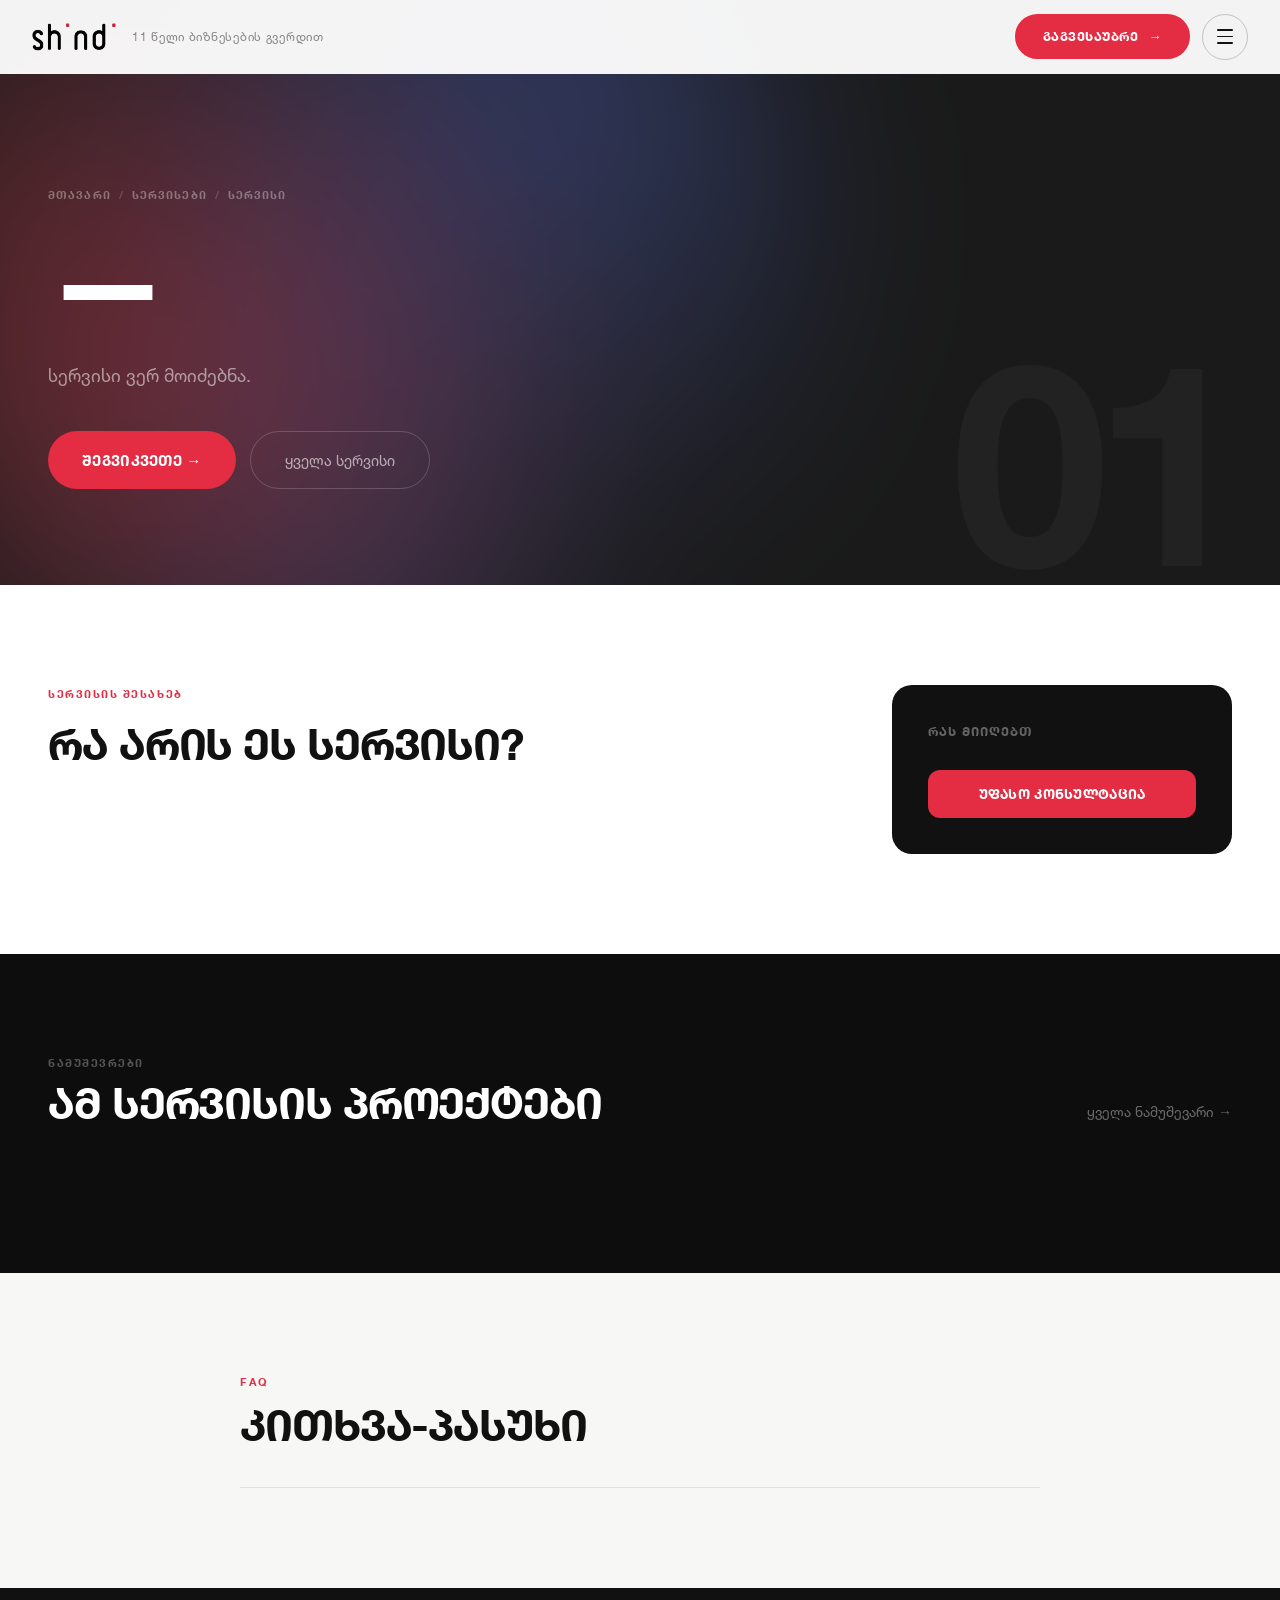
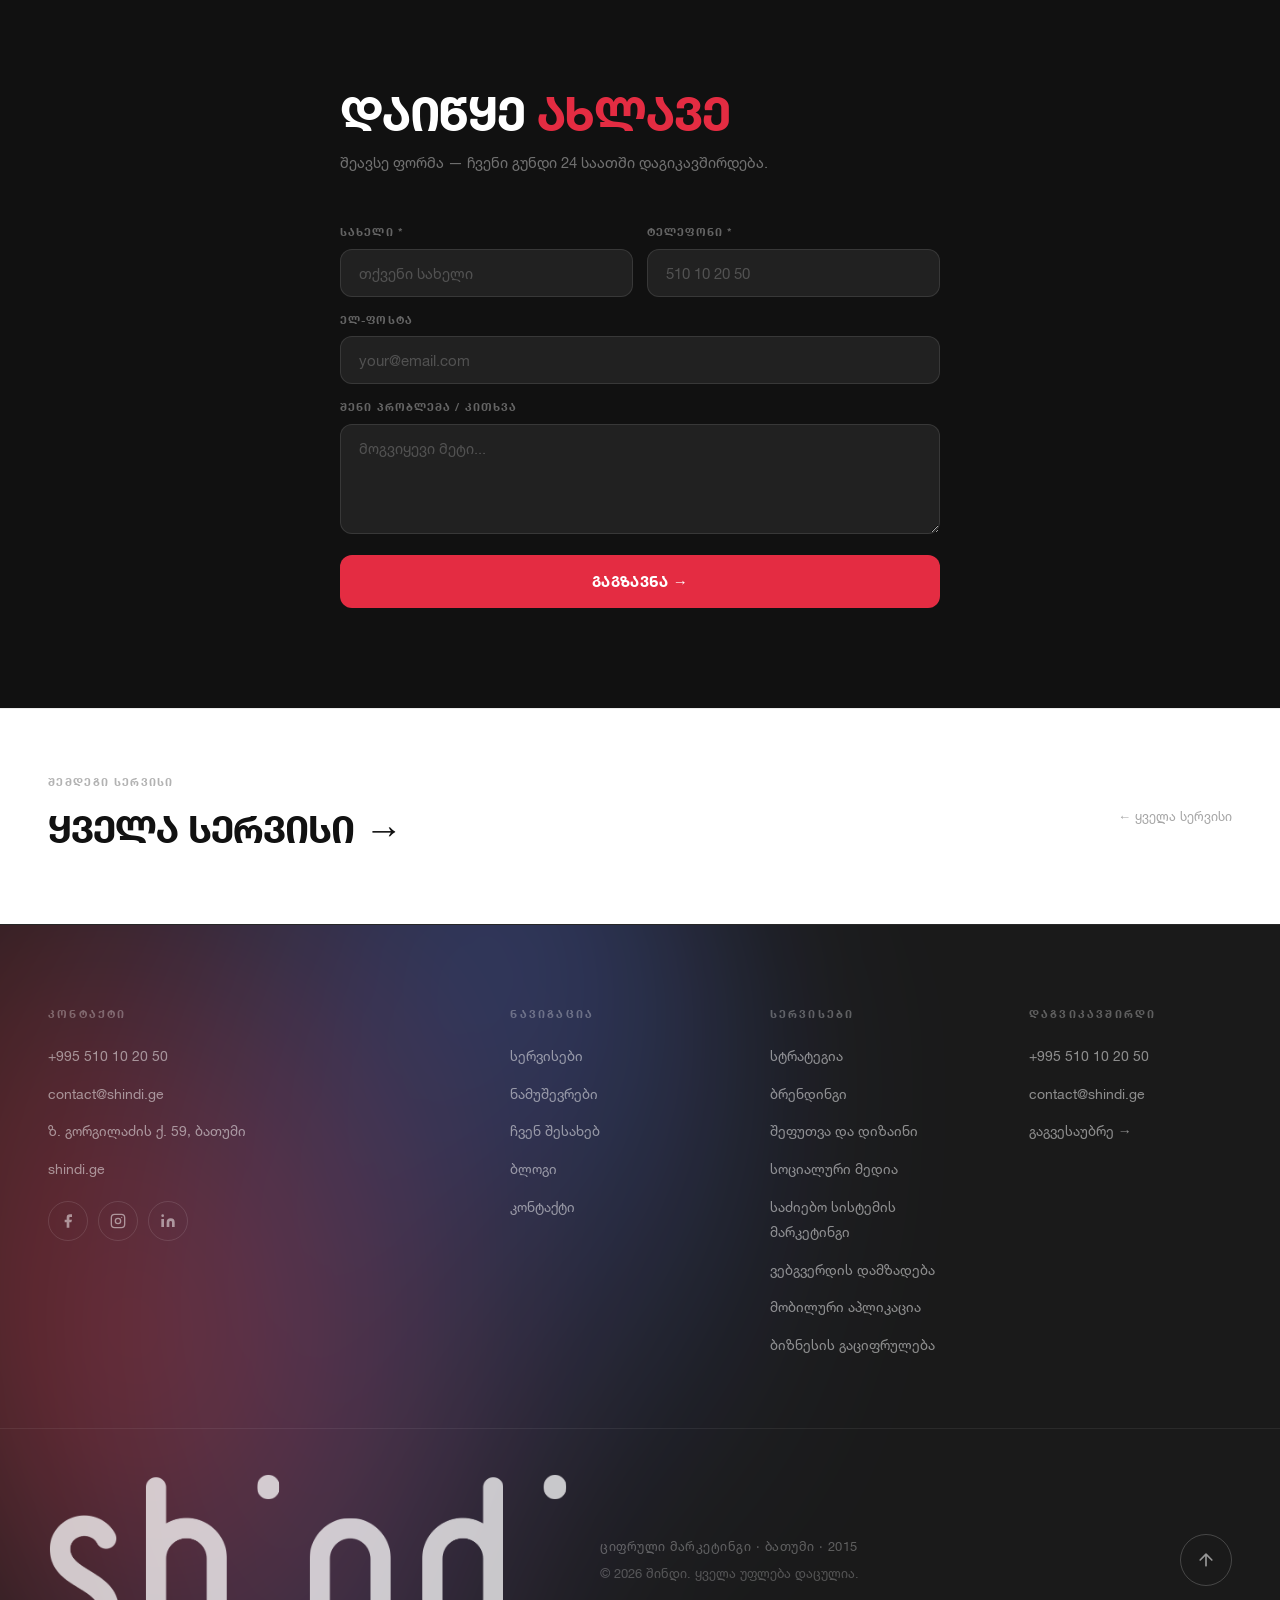
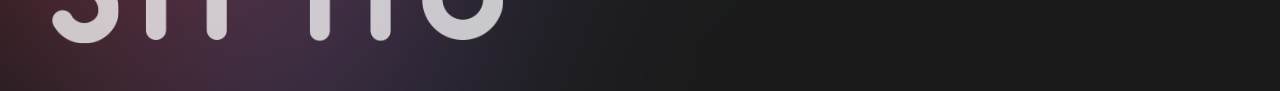
<file: service.html>
﻿<!DOCTYPE html>
<html lang="ka">
<head>
    <meta charset="UTF-8">
    <meta name="viewport" content="width=device-width, initial-scale=1.0">

    <title id="metaTitle">სერვისი - შინდი | ციფრული მარკეტინგული კომპანია</title>
    <meta name="description"  id="metaDesc"   content="შინდის - ციფრული მარკეტინგული კომპანია ბათუმში.">
    <meta name="robots" content="index, follow">
    <link rel="canonical"     id="metaCanon"  href="https://www.shindi.ge/service.html">
    <meta property="og:type"  content="website">
    <meta property="og:url"   id="metaOgUrl"  content="https://www.shindi.ge/service.html">
    <meta property="og:title" id="metaOgTitle" content="სერვისი — შინდი">
    <meta property="og:description" id="metaOgDesc" content="შინდი - ციფრული მარკეტინგული კომპანია ბათუმში.">
    <meta property="og:image" content="https://www.shindi.ge/Assests/Hero/9.jpg">
    <meta name="theme-color"  content="#E42C42">
    <link rel="icon" type="image/svg+xml" href="Assests/Branding/logo.svg">

    <link rel="stylesheet" href="css/style.css">
    <link rel="stylesheet" href="css/pages.css">
</head>
<body class="is-loading">

<!-- LOADER -->
<div id="loader" role="status" aria-label="იტვირთება">
    <div class="loader-content">
        <img src="Assests/Branding/logo.svg" alt="შინდი" class="loader-logo-img">
        <p class="loader-tagline">11 წელი ბიზნესების გვერდით</p>
    </div>
</div>

<!-- NAV OVERLAY -->
<div id="navOverlay" class="nav-overlay" role="dialog" aria-label="ნავიგაცია">

    <!-- Animated blob background -->
    <div class="overlay-blob" aria-hidden="true"></div>

    <div class="overlay-top">
        <a href="index.html" class="overlay-logo"><img src="Assests/Branding/logo.svg" alt="შინდი"></a>
        <div class="overlay-top-actions">
            <button class="overlay-close" id="overlayClose" aria-label="დახურვა">✕</button>
        </div>
    </div>

    <button class="lang-switch" id="langSwitch" aria-label="Switch language">English</button>

    <nav class="overlay-nav">
        <ul>
            <li><a href="index.html">მთავარი <span class="nav-arrow">↗</span></a></li>
            <li><a href="services.html" class="active-nav">სერვისები <span class="nav-arrow">↗</span></a></li>
            <li><a href="portfolio.html">ნამუშევრები <span class="nav-arrow">↗</span></a></li>
            <li><a href="about.html">ჩვენ შესახებ <span class="nav-arrow">↗</span></a></li>
            <li><a href="blog.html">ბლოგი <span class="nav-arrow">↗</span></a></li>
            <li><a href="contact.html">კონტაქტი <span class="nav-arrow">↗</span></a></li>
        </ul>
    </nav>

    <div class="overlay-footer">
        <div class="overlay-contact-item"><a href="tel:+995510102050">+995 510 10 20 50</a></div>
        <div class="overlay-contact-item"><a href="mailto:contact@shindi.ge">contact@shindi.ge</a></div>
        <nav class="overlay-socials" aria-label="სოციალური ქსელები">
            <a href="https://www.facebook.com/shindi.ge" target="_blank" rel="noopener" aria-label="Facebook">
                <svg viewBox="0 0 24 24" fill="currentColor"><path d="M18 2h-3a5 5 0 0 0-5 5v3H7v4h3v8h4v-8h3l1-4h-4V7a1 1 0 0 1 1-1h3z"/></svg>
            </a>
            <a href="https://www.instagram.com/shindi.ge" target="_blank" rel="noopener" aria-label="Instagram">
                <svg viewBox="0 0 24 24" fill="none" stroke="currentColor" stroke-width="2"><rect x="2" y="2" width="20" height="20" rx="5"/><circle cx="12" cy="12" r="4"/><circle cx="17.5" cy="6.5" r="1.5" fill="currentColor" stroke="none"/></svg>
            </a>
            <a href="https://www.linkedin.com/company/shindi/" target="_blank" rel="noopener" aria-label="LinkedIn">
                <svg viewBox="0 0 24 24" fill="currentColor"><path d="M16 8a6 6 0 0 1 6 6v7h-4v-7a2 2 0 0 0-4 0v7h-4v-7a6 6 0 0 1 6-6zM2 9h4v12H2z"/><circle cx="4" cy="4" r="2"/></svg>
            </a>
        </nav>
    </div>
</div>

<!-- HIRE MODAL -->
<div id="hireModal" class="modal-backdrop" role="dialog" aria-modal="true" aria-label="გაგვესაუბრეთ">
    <div class="modal-card">
        <button class="modal-close-btn" id="modalClose" aria-label="დახურვა">✕</button>
        <h2 class="modal-title">გაგვესაუბრეთ</h2>
        <p class="modal-sub">შეავსეთ ფორმა — ჩვენი გუნდი მალე დაგიკავშირდებათ.</p>
        <form id="hireForm" action="#" method="POST" novalidate>
            <input type="hidden" name="_hp" style="display:none" tabindex="-1" autocomplete="off">
            <div class="form-row">
                <label for="h-name">სახელი *</label>
                <input type="text" id="h-name" name="name" placeholder="თქვენი სახელი" required autocomplete="name">
            </div>
            <div class="form-row">
                <label for="h-phone">ტელეფონი *</label>
                <input type="tel" id="h-phone" name="phone" placeholder="+995 5XX XX XX XX" required autocomplete="tel">
            </div>
            <div class="form-row">
                <label for="h-email">ელ-ფოსტა</label>
                <input type="email" id="h-email" name="email" placeholder="your@email.com" autocomplete="email">
            </div>
            <div class="form-row">
                <label for="h-service">სასურველი სერვისი</label>
                <select id="h-service" name="service">
                    <option value="">— აირჩიეთ —</option>
                    <option>სტრატეგია</option>
                    <option>ბრენდინგი</option>
                    <option>შეფუთვა და დიზაინი</option>
                    <option>სოციალური მედია მარკეტინგი</option>
                    <option>საძიებო სისტემის მარკეტინგი</option>
                    <option>ვებგვერდის დამზადება</option>
                    <option>მობილური აპლიკაცია</option>
                    <option>ბიზნესის გაციფრულება</option>
                </select>
            </div>
            <button type="submit" class="btn-submit">
                <span class="btn-label">გაგზავნა</span>
                <svg class="btn-spinner" viewBox="0 0 18 18" fill="none">
                    <circle cx="9" cy="9" r="7" stroke="rgba(255,255,255,.3)" stroke-width="2"/>
                    <path d="M9 2a7 7 0 0 1 7 7" stroke="#fff" stroke-width="2" stroke-linecap="round"/>
                </svg>
            </button>
        </form>
        <div class="form-success" id="hireFormSuccess">
            <svg viewBox="0 0 52 52" fill="none">
                <circle cx="26" cy="26" r="25" stroke="#22c55e" stroke-width="2"/>
                <path d="M14 26l8 8 16-16" stroke="#22c55e" stroke-width="2.5" stroke-linecap="round" stroke-linejoin="round"/>
            </svg>
            <p>გმადლობთ!<br>ჩვენი გუნდი მალე დაგიკავშირდებათ.</p>
        </div>
    </div>
</div>

<!-- HEADER -->
<header id="header">
    <div class="header-inner">
        <a href="index.html" class="header-logo" aria-label="შინდი — მთავარი">
            <img src="Assests/Branding/logo.svg" alt="შინდი">
        </a>
        <span class="header-tagline">11 წელი ბიზნესების გვერდით</span>
        <div class="header-actions">
            <button class="hire-btn" data-hire aria-haspopup="dialog">
                გაგვესაუბრე <em class="arr">→</em>
            </button>
            <button class="burger-circle" id="mainBurger" aria-label="მენიუ" aria-expanded="false" aria-controls="navOverlay">
                <span></span><span></span><span></span>
            </button>
        </div>
    </div>
</header>

<main>

    <!-- ════ SERVICE HERO ════════════════════════════════════════ -->
    <section class="svc-hero" aria-label="სერვისი">
        <div class="svc-hero-bg-num" id="heroNum" aria-hidden="true">01</div>
        <div class="svc-hero-inner">
            <div class="svc-breadcrumb">
                <a href="index.html">მთავარი</a>
                <span class="bc-sep">/</span>
                <a href="services.html">სერვისები</a>
                <span class="bc-sep">/</span>
                <span id="breadcrumbTitle">სერვისი</span>
            </div>
            <h1 class="svc-title" id="svcTitle">სერვისი</h1>
            <p class="svc-short" id="svcShort">იტვირთება...</p>
            <div class="svc-hero-actions">
                <button class="svc-btn-primary" data-hire>შეგვიკვეთე →</button>
                <a class="svc-btn-secondary" href="services.html">ყველა სერვისი</a>
            </div>
        </div>
    </section>

    <!-- ════ DESCRIPTION ═════════════════════════════════════════ -->
    <section class="svc-desc-section" aria-label="სერვისის შესახებ">
        <div class="svc-desc-wrap">
            <div class="svc-desc-left">
                <p class="svc-desc-label">სერვისის შესახებ</p>
                <h2 class="svc-desc-heading" id="descHeading">რა არის ეს სერვისი?</h2>
                <p class="svc-desc-body" id="descBody"></p>
            </div>
            <aside class="svc-sidebar">
                <p class="svc-sidebar-title">რას მიიღებთ</p>
                <ul class="svc-sidebar-list" id="deliverablesList"></ul>
                <button class="svc-sidebar-cta" data-hire>უფასო კონსულტაცია</button>
            </aside>
        </div>
    </section>

    <!-- ════ PORTFOLIO ═══════════════════════════════════════════ -->
    <section class="svc-port-section" aria-label="ნამუშევრები">
        <div class="svc-sec-hdr">
            <div>
                <p class="svc-sec-label">ნამუშევრები</p>
                <h2 class="svc-sec-title">ამ სერვისის პროექტები</h2>
            </div>
            <a class="svc-all-link" href="portfolio.html">ყველა ნამუშევარი →</a>
        </div>
        <div class="svc-port-grid" id="portGrid"></div>
    </section>

    <!-- ════ FAQ ══════════════════════════════════════════════════ -->
    <section class="svc-faq-section" aria-label="ხშირი კითხვები">
        <div class="svc-faq-inner">
            <p class="svc-sec-label" style="color:var(--red); margin-bottom:12px;">FAQ</p>
            <h2 class="svc-sec-title" style="color:var(--dark); margin-bottom:40px;" id="faqHeading">კითხვა-პასუხი</h2>
            <div class="faq-list" id="faqList"></div>
        </div>
    </section>

    <!-- ════ LEAD FORM ════════════════════════════════════════════ -->
    <section class="svc-form-section" aria-label="კონტაქტი">
        <div class="svc-form-inner">
            <div class="svc-form-hdr">
                <h2 class="svc-form-title">დაიწყე <em>ახლავე</em></h2>
                <p class="svc-form-sub">შეავსე ფორმა — ჩვენი გუნდი 24 საათში დაგიკავშირდება.</p>
            </div>
            <form class="svc-form" id="svcLeadForm"
                  action="#"
                  method="POST" novalidate>
                <input type="hidden" name="_hp" style="display:none" tabindex="-1" autocomplete="off">
                <div style="display:grid; grid-template-columns:1fr 1fr; gap:14px;">
                    <div class="svc-form-row">
                        <label for="l-name">სახელი *</label>
                        <input class="svc-input" type="text" id="l-name" name="name" placeholder="თქვენი სახელი" required autocomplete="name">
                    </div>
                    <div class="svc-form-row">
                        <label for="l-phone">ტელეფონი *</label>
                        <input class="svc-input" type="tel" id="l-phone" name="phone" placeholder="510 10 20 50" required autocomplete="tel">
                    </div>
                </div>
                <div class="svc-form-row">
                    <label for="l-email">ელ-ფოსტა</label>
                    <input class="svc-input" type="email" id="l-email" name="email" placeholder="your@email.com" autocomplete="email">
                </div>
                <div class="svc-form-row">
                    <label for="l-msg">შენი პრობლემა / კითხვა</label>
                    <textarea class="svc-input svc-form-textarea" id="l-msg" name="message" placeholder="მოგვიყევი მეტი..."></textarea>
                </div>
                <button type="submit" class="svc-form-submit">
                    <span class="btn-label">გაგზავნა →</span>
                    <svg class="btn-spinner" viewBox="0 0 18 18" fill="none" style="display:none;">
                        <circle cx="9" cy="9" r="7" stroke="rgba(255,255,255,.3)" stroke-width="2"/>
                        <path d="M9 2a7 7 0 0 1 7 7" stroke="#fff" stroke-width="2" stroke-linecap="round"/>
                    </svg>
                </button>
            </form>
            <div class="svc-form-ok" id="leadSuccess">
                <svg viewBox="0 0 52 52" fill="none">
                    <circle cx="26" cy="26" r="25" stroke="#22c55e" stroke-width="2"/>
                    <path d="M14 26l8 8 16-16" stroke="#22c55e" stroke-width="2.5" stroke-linecap="round" stroke-linejoin="round"/>
                </svg>
                <p>გმადლობთ! ჩვენი გუნდი<br>მალე დაგიკავშირდებათ.</p>
            </div>
        </div>
    </section>

    <!-- ════ NEXT SERVICE ════════════════════════════════════════ -->
    <section style="background:var(--white); padding:64px 48px; border-top:1px solid rgba(0,0,0,.07);">
        <div style="max-width:1200px; margin:0 auto; display:flex; align-items:center; justify-content:space-between; gap:24px; flex-wrap:wrap;">
            <div>
                <p style="font-size:11px; font-weight:700; letter-spacing:.12em; text-transform:uppercase; color:rgba(0,0,0,.3); margin-bottom:8px;">შემდეგი სერვისი</p>
                <a id="nextServiceLink" href="services.html"
                   style="font-size:clamp(22px,3vw,40px); font-weight:800; color:var(--dark); text-decoration:none; letter-spacing:-.025em; transition:color .2s;">
                    <span id="nextServiceName">ყველა სერვისი →</span>
                </a>
            </div>
            <a href="services.html"
               style="font-size:13px; color:rgba(0,0,0,.35); text-decoration:none; display:flex; align-items:center; gap:6px; transition:color .2s; white-space:nowrap;"
               onmouseover="this.style.color='var(--red)'" onmouseout="this.style.color='rgba(0,0,0,.35)'">
                ← ყველა სერვისი
            </a>
        </div>
    </section>

</main>

<!-- FOOTER -->
<footer id="footer">
    <div class="footer-blob" aria-hidden="true"></div>
    <div class="footer-cols">
        <div class="footer-brand footer-col">
            <h5>კონტაქტი</h5>
            <ul>
                <li><a href="tel:+995510102050">+995 510 10 20 50</a></li>
                <li><a href="mailto:contact@shindi.ge">contact@shindi.ge</a></li>
                <li><span>ზ. გორგილაძის ქ. 59, ბათუმი</span></li>
                <li><a href="https://www.shindi.ge" target="_blank" rel="noopener">shindi.ge</a></li>
            </ul>
            <nav class="footer-socials" aria-label="სოციალური ქსელები">
                <a href="https://www.facebook.com/shindi.ge" target="_blank" rel="noopener" aria-label="Facebook">
                    <svg viewBox="0 0 24 24" fill="currentColor"><path d="M18 2h-3a5 5 0 0 0-5 5v3H7v4h3v8h4v-8h3l1-4h-4V7a1 1 0 0 1 1-1h3z"/></svg>
                </a>
                <a href="https://www.instagram.com/shindi.ge" target="_blank" rel="noopener" aria-label="Instagram">
                    <svg viewBox="0 0 24 24" fill="none" stroke="currentColor" stroke-width="2"><rect x="2" y="2" width="20" height="20" rx="5"/><circle cx="12" cy="12" r="4"/><circle cx="17.5" cy="6.5" r="1" fill="currentColor" stroke="none"/></svg>
                </a>
                <a href="https://www.linkedin.com/company/shindi/" target="_blank" rel="noopener" aria-label="LinkedIn">
                    <svg viewBox="0 0 24 24" fill="currentColor"><path d="M16 8a6 6 0 0 1 6 6v7h-4v-7a2 2 0 0 0-4 0v7h-4v-7a6 6 0 0 1 6-6zM2 9h4v12H2z"/><circle cx="4" cy="4" r="2"/></svg>
                </a>
            </nav>
        </div>
        <div class="footer-col">
            <h5>ნავიგაცია</h5>
            <ul>
                <li><a href="services.html">სერვისები</a></li>
                <li><a href="portfolio.html">ნამუშევრები</a></li>
                <li><a href="about.html">ჩვენ შესახებ</a></li>
                <li><a href="blog.html">ბლოგი</a></li>
                <li><a href="contact.html">კონტაქტი</a></li>
            </ul>
        </div>
        <div class="footer-col">
            <h5>სერვისები</h5>
            <ul>
                <li><a href="service.html?s=strategia">სტრატეგია</a></li>
                <li><a href="service.html?s=branding">ბრენდინგი</a></li>
                <li><a href="service.html?s=sheputva">შეფუთვა და დიზაინი</a></li>
                <li><a href="service.html?s=social-media">სოციალური მედია</a></li>
                <li><a href="service.html?s=seo">საძიებო სისტემის მარკეტინგი</a></li>
                <li><a href="service.html?s=website">ვებგვერდის დამზადება</a></li>
                <li><a href="service.html?s=app">მობილური აპლიკაცია</a></li>
                <li><a href="service.html?s=digitalizacia">ბიზნესის გაციფრულება</a></li>
            </ul>
        </div>
        <div class="footer-col">
            <h5>დაგვიკავშირდი</h5>
            <ul>
                <li><a href="tel:+995510102050">+995 510 10 20 50</a></li>
                <li><a href="mailto:contact@shindi.ge">contact@shindi.ge</a></li>
                <li><a href="#" data-hire style="cursor:pointer;">გაგვესაუბრე →</a></li>
            </ul>
        </div>
    </div>
    <div class="footer-end">
        <a href="index.html" class="footer-end-logo" aria-label="შინდი">
            <img src="Assests/Branding/logo.svg" alt="შინდი">
        </a>
        <div class="footer-end-right">
            <span class="footer-tagline">ციფრული მარკეტინგი · ბათუმი · 2015</span>
            <span class="footer-copy">&copy; <span id="year"></span> შინდი. ყველა უფლება დაცულია.</span>
        </div>
        <button class="scroll-top-btn" id="scrollTopBtn" aria-label="ზემოთ">
            <svg viewBox="0 0 24 24" fill="none">
                <path d="M12 19V5M5 12l7-7 7 7" stroke="currentColor" stroke-width="2" stroke-linecap="round" stroke-linejoin="round"/>
            </svg>
        </button>
    </div>
</footer>

<!-- GIFT MODAL -->
<div id="giftModal" class="modal-backdrop" role="dialog" aria-modal="true" aria-label="დაფინანსება">
    <div class="modal-card">
        <button class="modal-close-btn" id="giftClose" aria-label="დახურვა">✕</button>
        <p class="modal-eyebrow">🎁 შენთვის საჩუქარი მაქვს</p>
        <h2 class="modal-title">მიიღე 25 000 ლარიანი დაფინანსება<br>აწარმოე საქართველოს ფარგლებში!</h2>
        <p class="modal-sub">შეავსე ფორმა და გაიგე როგორ მიიღო დაფინანსება:</p>
        <form id="giftForm" action="#" method="POST" novalidate>
            <input type="hidden" name="_hp" style="display:none" tabindex="-1" autocomplete="off">
            <div class="form-row">
                <label for="g-name">სახელი *</label>
                <input type="text" id="g-name" name="name" placeholder="თქვენი სახელი" required autocomplete="name">
            </div>
            <div class="form-row">
                <label for="g-phone">ტელეფონი *</label>
                <input type="tel" id="g-phone" name="phone" placeholder="+995 5XX XX XX XX" required autocomplete="tel">
            </div>
            <div class="form-row">
                <label for="g-email">ელ-ფოსტა *</label>
                <input type="email" id="g-email" name="email" placeholder="your@email.com" required autocomplete="email">
            </div>
            <div class="form-row">
                <label for="g-web">კომპანიის ვებ / Facebook</label>
                <input type="url" id="g-web" name="website" placeholder="https://...">
            </div>
            <div class="form-row">
                <label for="g-revenue">კომპანიის ბრუნვა გასული 12 თვის განმავლობაში</label>
                <select id="g-revenue" name="revenue">
                    <option value="">— აირჩიეთ —</option>
                    <option value="under-30k">30 000 ლარზე ნაკლები</option>
                    <option value="under-500k">500 000 ლარზე ნაკლები</option>
                    <option value="under-2mln">2 მლნ ლარზე ნაკლები</option>
                    <option value="over-2mln">2 მლნ ლარზე მეტი</option>
                </select>
            </div>
            <button type="submit" class="btn-submit">
                <span class="btn-label">გაგზავნა</span>
                <svg class="btn-spinner" viewBox="0 0 18 18" fill="none">
                    <circle cx="9" cy="9" r="7" stroke="rgba(255,255,255,.3)" stroke-width="2"/>
                    <path d="M9 2a7 7 0 0 1 7 7" stroke="#fff" stroke-width="2" stroke-linecap="round"/>
                </svg>
            </button>
        </form>
        <div class="form-success" id="giftFormSuccess">
            <svg viewBox="0 0 52 52" fill="none">
                <circle cx="26" cy="26" r="25" stroke="#22c55e" stroke-width="2"/>
                <path d="M14 26l8 8 16-16" stroke="#22c55e" stroke-width="2.5" stroke-linecap="round" stroke-linejoin="round"/>
            </svg>
            <p>თქვენი მოთხოვნა მიღებულია.<br>მალე დაგიკავშირდებით.</p>
        </div>
    </div>
</div>

<!-- FLOATING GIFT BUTTON -->
<button class="float-gift" data-gift aria-label="შენთვის საჩუქარი მაქვს">
    <span class="gift-icon">🎁</span>
    <span>შენთვის საჩუქარი მაქვს</span>
</button>

<!-- ════════════════════════════════════════════════════════════
     SERVICE PAGE CONTROLLER
════════════════════════════════════════════════════════════ -->
<!-- ═══════════════════════════════════════════════════════════
     QUIZ POPUP MODAL
════════════════════════════════════════════════════════════ -->
<div id="quizModal" class="quiz-backdrop" role="dialog" aria-modal="true" aria-label="უფასო კონსულტაცია">
    <div class="quiz-card">

        <!-- Close -->
        <button class="quiz-close" id="quizClose" aria-label="დახურვა">
            <svg viewBox="0 0 24 24" fill="none" width="20" height="20">
                <path d="M18 6L6 18M6 6l12 12" stroke="currentColor" stroke-width="2" stroke-linecap="round"/>
            </svg>
        </button>

        <!-- Star progress -->
        <div class="quiz-stars" aria-label="პროგრესი">
            <span class="quiz-star" aria-hidden="true">★</span>
            <span class="quiz-star" aria-hidden="true">★</span>
            <span class="quiz-star" aria-hidden="true">★</span>
            <span class="quiz-star" aria-hidden="true">★</span>
            <span class="quiz-star" aria-hidden="true">★</span>
        </div>

        <p class="quiz-headline">უპასუხე რამოდენიმე შეკითხვას და მიიღე<br><strong>უფასო კონსულტაცია</strong></p>

        <!-- ── STEP 1 ── სფერო (single choice) -->
        <div class="quiz-step active" data-step="1">
            <p class="quiz-q"><span class="quiz-step-num">1 / 5</span> რომელ სფეროს წარმოადგენთ?</p>
            <div class="qc-grid">
                <button class="qc-btn qc-single" data-val="უძრავი ქონება"><span class="qc-ind"></span><span class="qc-label">🏠 უძრავი ქონება</span></button>
                <button class="qc-btn qc-single" data-val="ტურიზმი"><span class="qc-ind"></span><span class="qc-label">✈️ ტურიზმი</span></button>
                <button class="qc-btn qc-single" data-val="ვაჭრობა"><span class="qc-ind"></span><span class="qc-label">🛍️ ვაჭრობა</span></button>
                <button class="qc-btn qc-single" data-val="მომსახურება"><span class="qc-ind"></span><span class="qc-label">💼 მომსახურება</span></button>
                <button class="qc-btn qc-single qc-other-trigger" data-val="სხვა"><span class="qc-ind"></span><span class="qc-label">✏️ სხვა</span></button>
            </div>
            <input class="quiz-other-field" type="text" placeholder="მიუთითე სფერო..." style="display:none">
            <button class="quiz-next-btn" style="display:none">შემდეგი →</button>
        </div>

        <!-- ── STEP 2 ── სერვისი (single choice) -->
        <div class="quiz-step" data-step="2">
            <button class="quiz-back-btn" data-back>← უკან</button>
            <p class="quiz-q"><span class="quiz-step-num">2 / 5</span> რომელი სერვისი გესაჭიროებათ?</p>
            <div class="qc-grid">
                <button class="qc-btn qc-single" data-val="სტრატეგია"><span class="qc-ind"></span><span class="qc-label">📊 სტრატეგია</span></button>
                <button class="qc-btn qc-single" data-val="ბრენდინგი"><span class="qc-ind"></span><span class="qc-label">🎨 ბრენდინგი</span></button>
                <button class="qc-btn qc-single" data-val="სოც. მედია"><span class="qc-ind"></span><span class="qc-label">📱 სოც. მედია</span></button>
                <button class="qc-btn qc-single" data-val="ვებგვერდი"><span class="qc-ind"></span><span class="qc-label">🌐 ვებგვერდი</span></button>
                <button class="qc-btn qc-single" data-val="აპლიკაცია"><span class="qc-ind"></span><span class="qc-label">📲 აპლიკაცია</span></button>
                <button class="qc-btn qc-single" data-val="ყველა"><span class="qc-ind"></span><span class="qc-label">✨ ყველა</span></button>
            </div>
            <button class="quiz-next-btn" style="display:none">შემდეგი →</button>
        </div>

        <!-- ── STEP 3 ── კომპანია -->
        <div class="quiz-step" data-step="3">
            <button class="quiz-back-btn" data-back>← უკან</button>
            <p class="quiz-q"><span class="quiz-step-num">3 / 5</span> თქვენი კომპანიის დასახელება ან ბმული</p>
            <input class="quiz-input" type="text" placeholder="სახელი, Facebook ბმული ან ვებგვერდი" autocomplete="off" required>
            <p class="quiz-field-err" style="display:none">⚠ გთხოვთ შეავსოთ ეს ველი</p>
            <button class="quiz-next-btn">შემდეგი →</button>
        </div>

        <!-- ── STEP 4 ── ტელეფონი -->
        <div class="quiz-step" data-step="4">
            <button class="quiz-back-btn" data-back>← უკან</button>
            <p class="quiz-q"><span class="quiz-step-num">4 / 5</span> მიუთითეთ თქვენი ტელეფონი</p>
            <input class="quiz-input" type="tel" placeholder="510 10 20 50" autocomplete="tel" required>
            <p class="quiz-field-err" style="display:none">⚠ გთხოვთ შეიყვანოთ ტელეფონის ნომერი</p>
            <button class="quiz-next-btn">შემდეგი →</button>
        </div>

        <!-- ── STEP 5 ── მოლოდინი (single choice) -->
        <div class="quiz-step" data-step="5">
            <button class="quiz-back-btn" data-back>← უკან</button>
            <p class="quiz-q"><span class="quiz-step-num">5 / 5</span> როგორი მომსახურების მოლოდინი გაქვთ?</p>
            <div class="qc-grid qc-grid--col1">
                <button class="qc-btn qc-single" data-val="სწრაფად, იაფად და ხარისხიანად"><span class="qc-ind"></span><span class="qc-label">⚡ სწრაფად, იაფად და ხარისხიანად</span></button>
                <button class="qc-btn qc-single" data-val="თანადაფინანსებით (აწარმოე საქართველოში)"><span class="qc-ind"></span><span class="qc-label">🤝 თანადაფინანსებით (აწარმოე საქართველოში)</span></button>
                <button class="qc-btn qc-single" data-val="მხოლოდ პრემიუმ ხარისხით"><span class="qc-ind"></span><span class="qc-label">💎 მხოლოდ პრემიუმ ხარისხით</span></button>
            </div>
        </div>

        <!-- ── SUCCESS SCREEN ── -->
        <div class="quiz-success" id="quizSuccess">
            <div class="quiz-success-stars">
                <span class="qs-star">★</span>
                <span class="qs-star">★</span>
                <span class="qs-star">★</span>
                <span class="qs-star">★</span>
                <span class="qs-star">★</span>
            </div>
            <p class="quiz-success-msg">წარმატება გზაშია,<br>ჩვენი მენეჯერი მალე დაგიკავშირდებათ</p>
            <button class="quiz-success-close" id="quizSuccessClose">დახურვა</button>
        </div>

    </div><!-- /.quiz-card -->
</div><!-- /#quizModal -->

<script src="js/portfolio-data.js"></script>
<script src="js/services-data.js"></script>
<script src="js/main.js"></script>
<script>
(function () {
    function initPage(SHINDI_SERVICES) {
    /* ── Resolve which service to show — supports ?id=POST_ID and ?s=slug ── */
    const params = new URLSearchParams(window.location.search);
    const id     = parseInt(params.get('id') || '0', 10);
    const slug   = params.get('s') || '';
    const svc    = id
        ? SHINDI_SERVICES.find(s => s.id === id)
        : SHINDI_SERVICES.find(s => s.slug === slug);

    if (!svc) {
        document.getElementById('svcShort').textContent = 'სერვისი ვერ მოიძებნა.';
        document.getElementById('svcTitle').textContent = '—';
        return;
    }

    const idx     = SHINDI_SERVICES.indexOf(svc);
    const nextSvc = SHINDI_SERVICES[(idx + 1) % SHINDI_SERVICES.length];

    /* ── Update <head> meta ── */
    const fullTitle = svc.title + ' — შინდი | ციფრული მარკეტინგი ბათუმში';
    document.title = fullTitle;
    document.getElementById('metaTitle').textContent  = fullTitle;
    document.getElementById('metaDesc').content       = svc.metaDesc || svc.shortDesc;
    document.getElementById('metaOgTitle').content    = fullTitle;
    document.getElementById('metaOgDesc').content     = svc.shortDesc;
    const canonical = 'https://www.shindi.ge/service.html?id=' + svc.id;
    document.getElementById('metaCanon').href         = canonical;
    document.getElementById('metaOgUrl').content      = canonical;

    /* Pre-select this service in hire modal */
    const sel = document.getElementById('h-service');
    for (let o of sel.options) {
        if (o.text.indexOf(svc.title.substring(0,5)) !== -1) { o.selected = true; break; }
    }

    /* ── Hero ── */
    document.getElementById('heroNum').textContent        = svc.num;
    document.getElementById('svcTitle').textContent       = svc.title;
    document.getElementById('svcShort').textContent       = svc.shortDesc;
    document.getElementById('breadcrumbTitle').textContent = svc.title;

    /* ── Description ── */
    document.getElementById('descHeading').textContent = svc.shortDesc;
    if (svc.longDesc) {
        const body = document.getElementById('descBody');
        body.innerHTML = '';

        svc.longDesc.split('\n\n').forEach(section => {
            const lines = section.split('\n').filter(l => l.trim());
            if (!lines.length) return;

            if (lines.length === 1) {
                /* ── plain paragraph ── */
                const p = document.createElement('p');
                p.className = 'svc-desc-para';
                p.textContent = lines[0];
                body.appendChild(p);
            } else {
                /* ── section with heading ── */
                const h3 = document.createElement('h3');
                h3.className = 'svc-desc-subheading';
                h3.textContent = lines[0];
                body.appendChild(h3);

                let ul = null;
                lines.slice(1).forEach(line => {
                    const colonIdx = line.indexOf(': ');
                    if (colonIdx > 0) {
                        /* bullet item: bold label + description */
                        if (!ul) {
                            ul = document.createElement('ul');
                            ul.className = 'svc-desc-list';
                            body.appendChild(ul);
                        }
                        const li  = document.createElement('li');
                        li.className = 'svc-desc-item';
                        const b   = document.createElement('strong');
                        b.textContent = line.substring(0, colonIdx);
                        li.appendChild(b);
                        li.appendChild(document.createTextNode(': ' + line.substring(colonIdx + 2)));
                        ul.appendChild(li);
                    } else {
                        /* regular text line inside a section */
                        ul = null;
                        const p = document.createElement('p');
                        p.className = 'svc-desc-para svc-desc-para--sub';
                        p.textContent = line;
                        body.appendChild(p);
                    }
                });
            }
        });
    }

    /* ── Deliverables sidebar ── */
    const dl = document.getElementById('deliverablesList');
    svc.deliverables.forEach(d => {
        const li = document.createElement('li');
        li.textContent = d;
        dl.appendChild(li);
    });

    /* ── Portfolio grid (port-card style) ── */
    const grid = document.getElementById('portGrid');
    svc.portfolio.forEach(p => {
        /* Match image against SHINDI_PORTFOLIO to get full project data */
        const proj = (typeof SHINDI_PORTFOLIO !== 'undefined')
            ? SHINDI_PORTFOLIO.find(pr => pr.featured === p.img)
            : null;

        const href     = proj ? 'portfolio-detail.html?p=' + proj.slug : 'portfolio.html';
        const tag      = proj ? proj.industryLabel : svc.title;
        const company  = proj ? proj.company : p.name.split(' — ')[0];
        const svcs     = proj ? proj.serviceLabels : [svc.title];

        const card = document.createElement('a');
        card.className = 'port-card';
        card.href = href;
        card.innerHTML = `
            <img class="port-card-img" src="${p.img}" alt="${p.name}" loading="lazy">
            <span class="port-card-tag">${tag}</span>
            <div class="port-card-arrow" aria-hidden="true">↗</div>
            <div class="port-card-overlay">
                <p class="port-card-company">${company}</p>
                <div class="port-card-services">
                    ${svcs.map(s => '<span class="port-card-svc">' + s + '</span>').join('')}
                </div>
            </div>`;
        grid.appendChild(card);
    });

    /* ── FAQ ── */
    document.getElementById('faqHeading').textContent = 'ხშირად დასმული კითხვები';
    const faqList = document.getElementById('faqList');
    svc.faq.forEach((f, i) => {
        const item = document.createElement('div');
        item.className = 'faq-item';
        item.innerHTML = `
            <button class="faq-question" aria-expanded="${i === 0 ? 'true' : 'false'}">
                <span>${f.q}</span>
                <span class="faq-icon"><svg viewBox="0 0 24 24" fill="none" aria-hidden="true"><path d="M12 5v14M5 12h14" stroke="currentColor" stroke-width="2" stroke-linecap="round"/></svg></span>
            </button>
            <div class="faq-answer ${i === 0 ? 'open' : ''}">
                <p>${f.a}</p>
            </div>`;
        faqList.appendChild(item);
    });
    /* Wire up accordion (same pattern as main.js) */
    faqList.querySelectorAll('.faq-question').forEach(btn => {
        btn.addEventListener('click', () => {
            const item   = btn.closest('.faq-item');
            const answer = item.querySelector('.faq-answer');
            const isOpen = btn.getAttribute('aria-expanded') === 'true';
            faqList.querySelectorAll('.faq-question').forEach(b => {
                b.setAttribute('aria-expanded', 'false');
                b.closest('.faq-item').querySelector('.faq-answer').classList.remove('open');
            });
            if (!isOpen) { btn.setAttribute('aria-expanded', 'true'); answer.classList.add('open'); }
        });
    });

    /* ── Next service link ── */
    document.getElementById('nextServiceLink').href = 'service.html?id=' + nextSvc.id;
    document.getElementById('nextServiceName').textContent = nextSvc.title + ' →';

    /* ── Inline lead form submit ── */
    const leadForm = document.getElementById('svcLeadForm');
    const leadOk   = document.getElementById('leadSuccess');
    const leadBtn  = leadForm.querySelector('.svc-form-submit');
    const lblEl    = leadBtn.querySelector('.btn-label');
    const spnEl    = leadBtn.querySelector('.btn-spinner');

    leadForm.addEventListener('submit', async e => {
        e.preventDefault();
        lblEl.style.opacity = '.4'; spnEl.style.display = 'inline-block';
        leadBtn.disabled = true;
        const data = new FormData(leadForm);
        try {
            const res = await fetch(leadForm.action, { method: 'POST', body: data, headers: { Accept: 'application/json' } });
            if (res.ok) { leadForm.style.display = 'none'; leadOk.classList.add('show'); }
            else throw new Error();
        } catch {
            const body = `სახელი: ${data.get('name')}\nტელეფონი: ${data.get('phone')}\nელ-ფოსტა: ${data.get('email')}\nსერვისი: ${svc.title}\n\n${data.get('message')}`;
            window.location.href = `mailto:contact@shindi.ge?subject=ლიდი — ${svc.title}&body=${encodeURIComponent(body)}`;
            lblEl.style.opacity = '1'; spnEl.style.display = 'none'; leadBtn.disabled = false;
        }
    });
    } /* end initPage */

    if (window.SHINDI_SERVICES_READY) {
        initPage(window.SHINDI_SERVICES);
    } else {
        document.addEventListener('shindiServicesReady', function (e) {
            initPage(e.detail);
        });
    }
})();
</script>
</body>
</html>
</file>
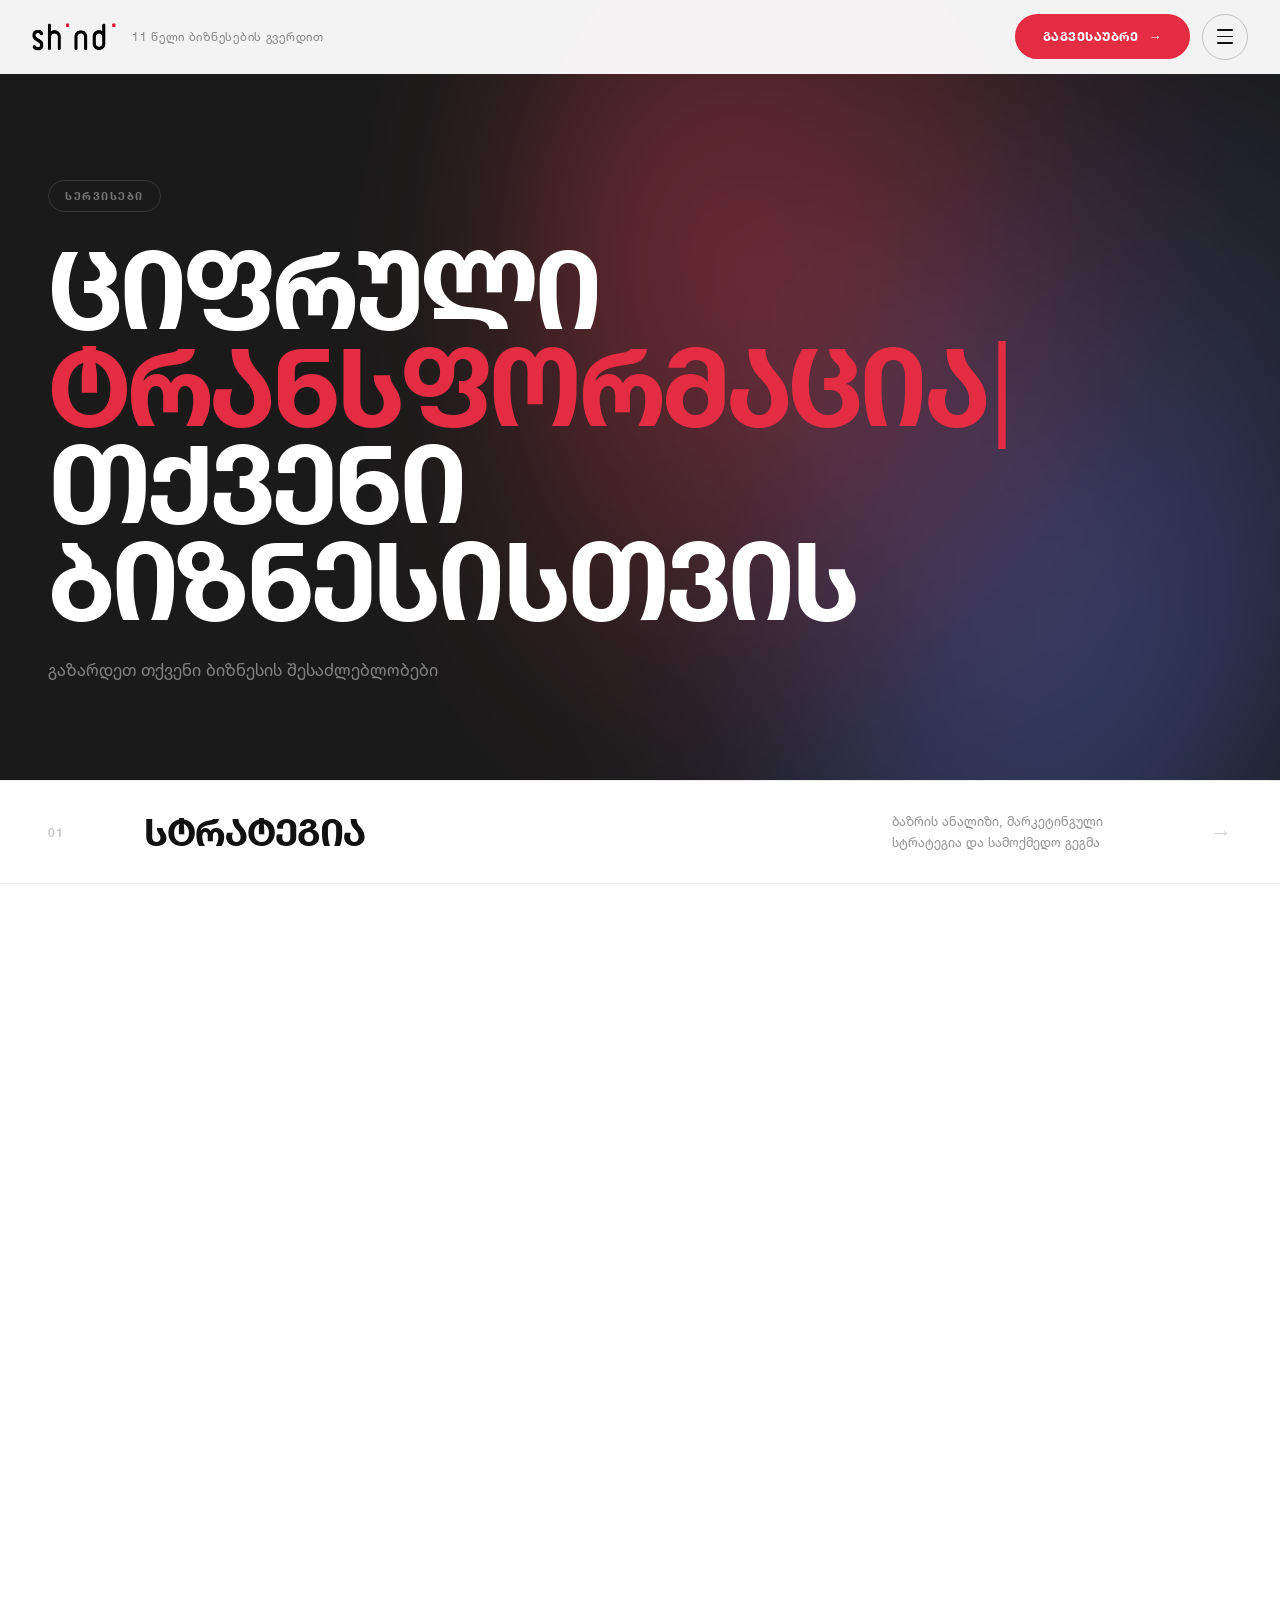
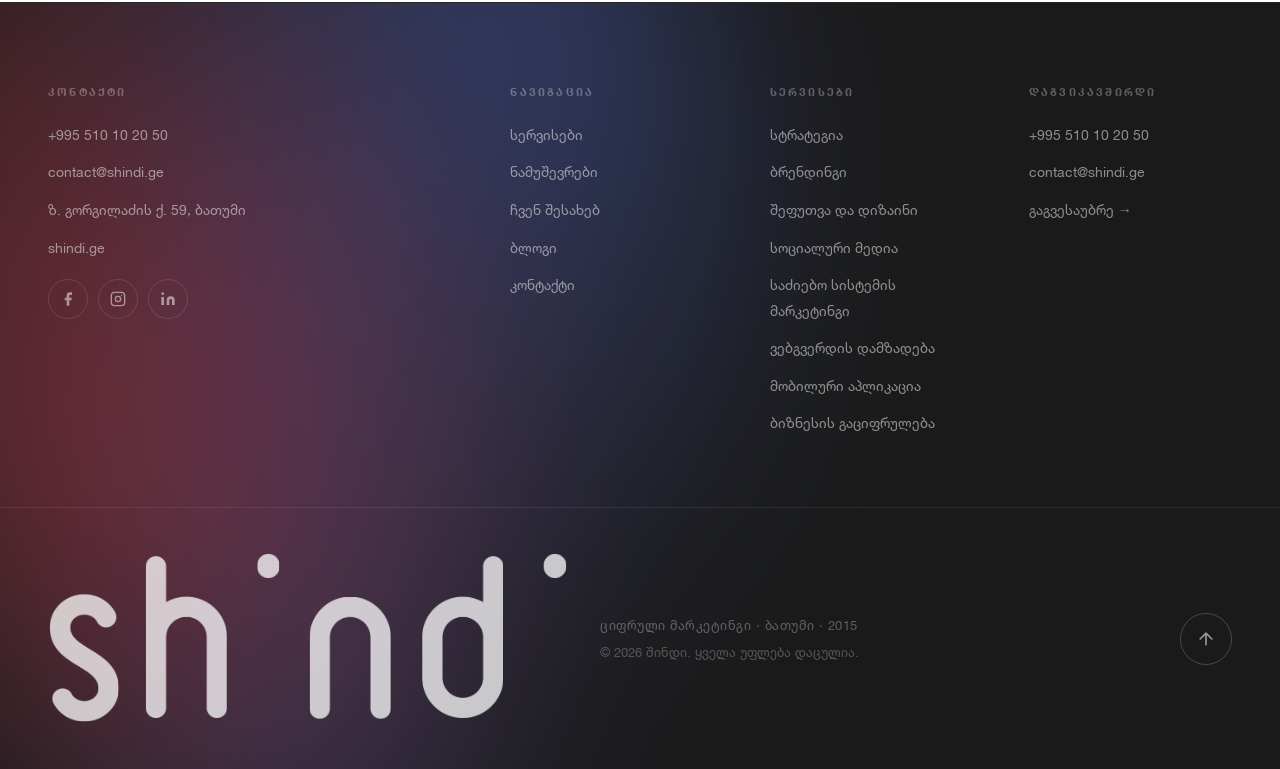
<file: services.html>
﻿<!DOCTYPE html>
<html lang="ka">
<head>
    <meta charset="UTF-8">
    <meta name="viewport" content="width=device-width, initial-scale=1.0">
    <title>სერვისები - შინდი | ციფრული მარკეტინგული კომპანია</title>
    <meta name="description" content="შინდი - ციფრული მარკეტინგული და სარეკლამო კომპანია ბათუმში. 2015 წლიდან 500+ წარმატებული პროექტი. ბრენდინგი, SMM, SEO, ვებგვერდი და ტარგეტირებული რეკლამები.">
    <meta name="robots" content="index, follow">
    <link rel="canonical" href="https://www.shindi.ge/services.html">
    <meta property="og:type"  content="website">
    <meta property="og:url"   content="https://www.shindi.ge/services.html">
    <meta property="og:title" content="სერვისები — შინდი | ციფრული მარკეტინგული კომპანია">
    <meta property="og:description" content="8 სერვისი ბიზნესის განვითარებისთვის — ბრენდინგიდან AI ავტომატიზაციამდე.">
    <meta property="og:image" content="https://www.shindi.ge/Assests/Hero/9.jpg">
    <meta name="theme-color"  content="#E42C42">
    <link rel="icon" type="image/svg+xml" href="Assests/Branding/logo.svg">

    <link rel="stylesheet" href="css/style.css">
    <link rel="stylesheet" href="css/pages.css">
    <style>
        /* services.html — override red background back to white */
        .srv-section { background: var(--white); }
        .srv-section-head .section-eyebrow { color: var(--red); }
        .srv-all-link { color: var(--dark); }
        .srv-all-link:hover { color: var(--red); }
        .srv-list { border-top: 1px solid rgba(0,0,0,.08); }
        .srv-row { color: var(--dark); border-bottom-color: rgba(0,0,0,.08); }
        .srv-num { color: rgba(0,0,0,.22); }
        .srv-excerpt { color: rgba(0,0,0,.42); }
        .srv-arrow { color: rgba(0,0,0,.18); }
        .srv-section-head { border-bottom-color: rgba(0,0,0,.08); }
    </style>

    <script type="application/ld+json">
    {
      "@context": "https://schema.org",
      "@type": "ItemList",
      "name": "შინდის სერვისები",
      "url": "https://www.shindi.ge/services.html",
      "itemListElement": [
        { "@type": "ListItem", "position": 1, "name": "სტრატეგია",                     "url": "https://www.shindi.ge/service.html?s=strategia" },
        { "@type": "ListItem", "position": 2, "name": "ბრენდინგი",                     "url": "https://www.shindi.ge/service.html?s=branding" },
        { "@type": "ListItem", "position": 3, "name": "შეფუთვა და დიზაინი",           "url": "https://www.shindi.ge/service.html?s=sheputva" },
        { "@type": "ListItem", "position": 4, "name": "სოციალური მედია მარკეტინგი",   "url": "https://www.shindi.ge/service.html?s=social-media" },
        { "@type": "ListItem", "position": 5, "name": "საძიებო სისტემის მარკეტინგი", "url": "https://www.shindi.ge/service.html?s=seo" },
        { "@type": "ListItem", "position": 6, "name": "ვებგვერდის დამზადება",         "url": "https://www.shindi.ge/service.html?s=website" },
        { "@type": "ListItem", "position": 7, "name": "მობილური აპლიკაცია",           "url": "https://www.shindi.ge/service.html?s=app" },
        { "@type": "ListItem", "position": 8, "name": "ბიზნესის გაციფრულება",         "url": "https://www.shindi.ge/service.html?s=digitalizacia" }
      ]
    }
    </script>
</head>
<body class="is-loading">

<!-- LOADER -->
<div id="loader" role="status" aria-label="იტვირთება">
    <div class="loader-content">
        <img src="Assests/Branding/logo.svg" alt="შინდი" class="loader-logo-img">
        <p class="loader-tagline">11 წელი ბიზნესების გვერდით</p>
    </div>
</div>

<!-- NAV OVERLAY -->
<div id="navOverlay" class="nav-overlay" role="dialog" aria-label="ნავიგაცია">

    <!-- Animated blob background -->
    <div class="overlay-blob" aria-hidden="true"></div>

    <div class="overlay-top">
        <a href="index.html" class="overlay-logo"><img src="Assests/Branding/logo.svg" alt="შინდი"></a>
        <div class="overlay-top-actions">
            <button class="overlay-close" id="overlayClose" aria-label="დახურვა">✕</button>
        </div>
    </div>

    <button class="lang-switch" id="langSwitch" aria-label="Switch language">English</button>

    <nav class="overlay-nav">
        <ul>
            <li><a href="index.html">მთავარი <span class="nav-arrow">↗</span></a></li>
            <li><a href="services.html" class="active-nav">სერვისები <span class="nav-arrow">↗</span></a></li>
            <li><a href="portfolio.html">ნამუშევრები <span class="nav-arrow">↗</span></a></li>
            <li><a href="about.html">ჩვენ შესახებ <span class="nav-arrow">↗</span></a></li>
            <li><a href="blog.html">ბლოგი <span class="nav-arrow">↗</span></a></li>
            <li><a href="contact.html">კონტაქტი <span class="nav-arrow">↗</span></a></li>
        </ul>
    </nav>

    <div class="overlay-footer">
        <div class="overlay-contact-item"><a href="tel:+995510102050">+995 510 10 20 50</a></div>
        <div class="overlay-contact-item"><a href="mailto:contact@shindi.ge">contact@shindi.ge</a></div>
        <nav class="overlay-socials" aria-label="სოციალური ქსელები">
            <a href="https://www.facebook.com/shindi.ge" target="_blank" rel="noopener" aria-label="Facebook">
                <svg viewBox="0 0 24 24" fill="currentColor"><path d="M18 2h-3a5 5 0 0 0-5 5v3H7v4h3v8h4v-8h3l1-4h-4V7a1 1 0 0 1 1-1h3z"/></svg>
            </a>
            <a href="https://www.instagram.com/shindi.ge" target="_blank" rel="noopener" aria-label="Instagram">
                <svg viewBox="0 0 24 24" fill="none" stroke="currentColor" stroke-width="2"><rect x="2" y="2" width="20" height="20" rx="5"/><circle cx="12" cy="12" r="4"/><circle cx="17.5" cy="6.5" r="1.5" fill="currentColor" stroke="none"/></svg>
            </a>
            <a href="https://www.linkedin.com/company/shindi/" target="_blank" rel="noopener" aria-label="LinkedIn">
                <svg viewBox="0 0 24 24" fill="currentColor"><path d="M16 8a6 6 0 0 1 6 6v7h-4v-7a2 2 0 0 0-4 0v7h-4v-7a6 6 0 0 1 6-6zM2 9h4v12H2z"/><circle cx="4" cy="4" r="2"/></svg>
            </a>
        </nav>
    </div>
</div>

<!-- HIRE MODAL -->
<div id="hireModal" class="modal-backdrop" role="dialog" aria-modal="true" aria-label="გაგვესაუბრეთ">
    <div class="modal-card">
        <button class="modal-close-btn" id="modalClose" aria-label="დახურვა">✕</button>
        <h2 class="modal-title">გაგვესაუბრეთ</h2>
        <p class="modal-sub">შეავსეთ ფორმა — ჩვენი გუნდი მალე დაგიკავშირდებათ.</p>
        <form id="hireForm" action="#" method="POST" novalidate>
            <input type="hidden" name="_hp" style="display:none" tabindex="-1" autocomplete="off">
            <div class="form-row">
                <label for="h-name">სახელი *</label>
                <input type="text" id="h-name" name="name" placeholder="თქვენი სახელი" required autocomplete="name">
            </div>
            <div class="form-row">
                <label for="h-phone">ტელეფონი *</label>
                <input type="tel" id="h-phone" name="phone" placeholder="+995 5XX XX XX XX" required autocomplete="tel">
            </div>
            <div class="form-row">
                <label for="h-email">ელ-ფოსტა</label>
                <input type="email" id="h-email" name="email" placeholder="your@email.com" autocomplete="email">
            </div>
            <div class="form-row">
                <label for="h-service">სასურველი სერვისი</label>
                <select id="h-service" name="service">
                    <option value="">— აირჩიეთ —</option>
                    <option>სტრატეგია</option>
                    <option>ბრენდინგი</option>
                    <option>შეფუთვა და დიზაინი</option>
                    <option>სოციალური მედია მარკეტინგი</option>
                    <option>საძიებო სისტემის მარკეტინგი</option>
                    <option>ვებგვერდის დამზადება</option>
                    <option>მობილური აპლიკაცია</option>
                    <option>ბიზნესის გაციფრულება</option>
                </select>
            </div>
            <button type="submit" class="btn-submit">
                <span class="btn-label">გაგზავნა</span>
                <svg class="btn-spinner" viewBox="0 0 18 18" fill="none">
                    <circle cx="9" cy="9" r="7" stroke="rgba(255,255,255,.3)" stroke-width="2"/>
                    <path d="M9 2a7 7 0 0 1 7 7" stroke="#fff" stroke-width="2" stroke-linecap="round"/>
                </svg>
            </button>
        </form>
        <div class="form-success" id="hireFormSuccess">
            <svg viewBox="0 0 52 52" fill="none">
                <circle cx="26" cy="26" r="25" stroke="#22c55e" stroke-width="2"/>
                <path d="M14 26l8 8 16-16" stroke="#22c55e" stroke-width="2.5" stroke-linecap="round" stroke-linejoin="round"/>
            </svg>
            <p>გმადლობთ!<br>ჩვენი გუნდი მალე დაგიკავშირდებათ.</p>
        </div>
    </div>
</div>

<!-- HEADER -->
<header id="header">
    <div class="header-inner">
        <a href="index.html" class="header-logo" aria-label="შინდი — მთავარი">
            <img src="Assests/Branding/logo.svg" alt="შინდი">
        </a>
        <span class="header-tagline">11 წელი ბიზნესების გვერდით</span>
        <div class="header-actions">
            <button class="hire-btn" data-hire aria-haspopup="dialog">
                გაგვესაუბრე <em class="arr">→</em>
            </button>
            <button class="burger-circle" id="mainBurger" aria-label="მენიუ" aria-expanded="false" aria-controls="navOverlay">
                <span></span><span></span><span></span>
            </button>
        </div>
    </div>
</header>

<main>

    <!-- ════ PAGE HERO ════════════════════════════════════════════ -->
    <section class="pg-hero" aria-label="სერვისები">
        <div class="pg-hero-inner">
            <span class="pg-tag">სერვისები</span>
            <h1 class="pg-title">
                <span id="svcTitleBefore">ციფრული</span> <span class="t-red" id="svcWord">ტრანსფორმაცია</span><br>
                <span id="svcTitleAfter">თქვენი ბიზნესისთვის</span>
            </h1>
            <p class="pg-sub" id="svcDesc">გაზარდეთ თქვენი ბიზნესის შესაძლებლობები</p>
        </div>
    </section>

    <!-- ════ SERVICES LIST ════════════════════════════════════════ -->
    <section class="srv-section" aria-label="სერვისების სია">
        <nav class="srv-list" id="srvListMain" aria-label="სერვისები">

            <!-- Static fallback — replaced by JS when WordPress data loads -->
            <a class="srv-row reveal" href="services.html">
                <span class="srv-num">01</span>
                <span class="srv-name">სტრატეგია</span>
                <span class="srv-excerpt">ბაზრის ანალიზი, მარკეტინგული სტრატეგია და სამოქმედო გეგმა</span>
                <span class="srv-arrow">→</span>
            </a>
            <a class="srv-row reveal" href="services.html">
                <span class="srv-num">02</span>
                <span class="srv-name">ბრენდინგი</span>
                <span class="srv-excerpt">ბრენდის ფილოსოფია, ლოგო და ბრენდბუქი</span>
                <span class="srv-arrow">→</span>
            </a>
            <a class="srv-row reveal" href="services.html">
                <span class="srv-num">03</span>
                <span class="srv-name">შეფუთვა და დიზაინი</span>
                <span class="srv-excerpt">პროდუქტის შეფუთვა და გრაფიკული დიზაინი</span>
                <span class="srv-arrow">→</span>
            </a>
            <a class="srv-row reveal" href="services.html">
                <span class="srv-num">04</span>
                <span class="srv-name">სოციალური მედია მარკეტინგი</span>
                <span class="srv-excerpt">Facebook, Instagram, TikTok, კონტენტი და რეკლამა</span>
                <span class="srv-arrow">→</span>
            </a>
            <a class="srv-row reveal" href="services.html">
                <span class="srv-num">05</span>
                <span class="srv-name">საძიებო სისტემის მარკეტინგი</span>
                <span class="srv-excerpt">GEO/SEO ოპტიმიზაცია და Google Ads კამპანიები</span>
                <span class="srv-arrow">→</span>
            </a>
            <a class="srv-row reveal" href="services.html">
                <span class="srv-num">06</span>
                <span class="srv-name">ვებგვერდის დამზადება</span>
                <span class="srv-excerpt">Landing page, ვებგვერდის და ელ-კომერციის დამზადება</span>
                <span class="srv-arrow">→</span>
            </a>
            <a class="srv-row reveal" href="services.html">
                <span class="srv-num">07</span>
                <span class="srv-name">მობილური აპლიკაცია</span>
                <span class="srv-excerpt">iOS და Android მობილური აპლიკაციის დამზადება</span>
                <span class="srv-arrow">→</span>
            </a>
            <a class="srv-row reveal" href="services.html">
                <span class="srv-num">08</span>
                <span class="srv-name">ბიზნესის გაციფრულება</span>
                <span class="srv-excerpt">CRM, ავტომატიზაცია და AI ხელსაწყოების დანერგვა</span>
                <span class="srv-arrow">→</span>
            </a>

        </nav>
    </section>


</main>

<!-- FOOTER -->
<footer id="footer">
    <div class="footer-blob" aria-hidden="true"></div>
    <div class="footer-cols">
        <div class="footer-brand footer-col">
            <h5>კონტაქტი</h5>
            <ul>
                <li><a href="tel:+995510102050">+995 510 10 20 50</a></li>
                <li><a href="mailto:contact@shindi.ge">contact@shindi.ge</a></li>
                <li><span>ზ. გორგილაძის ქ. 59, ბათუმი</span></li>
                <li><a href="https://www.shindi.ge" target="_blank" rel="noopener">shindi.ge</a></li>
            </ul>
            <nav class="footer-socials" aria-label="სოციალური ქსელები">
                <a href="https://www.facebook.com/shindi.ge" target="_blank" rel="noopener" aria-label="Facebook">
                    <svg viewBox="0 0 24 24" fill="currentColor"><path d="M18 2h-3a5 5 0 0 0-5 5v3H7v4h3v8h4v-8h3l1-4h-4V7a1 1 0 0 1 1-1h3z"/></svg>
                </a>
                <a href="https://www.instagram.com/shindi.ge" target="_blank" rel="noopener" aria-label="Instagram">
                    <svg viewBox="0 0 24 24" fill="none" stroke="currentColor" stroke-width="2"><rect x="2" y="2" width="20" height="20" rx="5"/><circle cx="12" cy="12" r="4"/><circle cx="17.5" cy="6.5" r="1" fill="currentColor" stroke="none"/></svg>
                </a>
                <a href="https://www.linkedin.com/company/shindi/" target="_blank" rel="noopener" aria-label="LinkedIn">
                    <svg viewBox="0 0 24 24" fill="currentColor"><path d="M16 8a6 6 0 0 1 6 6v7h-4v-7a2 2 0 0 0-4 0v7h-4v-7a6 6 0 0 1 6-6zM2 9h4v12H2z"/><circle cx="4" cy="4" r="2"/></svg>
                </a>
            </nav>
        </div>
        <div class="footer-col">
            <h5>ნავიგაცია</h5>
            <ul>
                <li><a href="services.html">სერვისები</a></li>
                <li><a href="portfolio.html">ნამუშევრები</a></li>
                <li><a href="about.html">ჩვენ შესახებ</a></li>
                <li><a href="blog.html">ბლოგი</a></li>
                <li><a href="contact.html">კონტაქტი</a></li>
            </ul>
        </div>
        <div class="footer-col">
            <h5>სერვისები</h5>
            <ul>
                <li><a href="service.html?s=strategia">სტრატეგია</a></li>
                <li><a href="service.html?s=branding">ბრენდინგი</a></li>
                <li><a href="service.html?s=sheputva">შეფუთვა და დიზაინი</a></li>
                <li><a href="service.html?s=social-media">სოციალური მედია</a></li>
                <li><a href="service.html?s=seo">საძიებო სისტემის მარკეტინგი</a></li>
                <li><a href="service.html?s=website">ვებგვერდის დამზადება</a></li>
                <li><a href="service.html?s=app">მობილური აპლიკაცია</a></li>
                <li><a href="service.html?s=digitalizacia">ბიზნესის გაციფრულება</a></li>
            </ul>
        </div>
        <div class="footer-col">
            <h5>დაგვიკავშირდი</h5>
            <ul>
                <li><a href="tel:+995510102050">+995 510 10 20 50</a></li>
                <li><a href="mailto:contact@shindi.ge">contact@shindi.ge</a></li>
                <li><a href="#" data-hire style="cursor:pointer;">გაგვესაუბრე →</a></li>
            </ul>
        </div>
    </div>
    <div class="footer-end">
        <a href="index.html" class="footer-end-logo" aria-label="შინდი">
            <img src="Assests/Branding/logo.svg" alt="შინდი">
        </a>
        <div class="footer-end-right">
            <span class="footer-tagline">ციფრული მარკეტინგი · ბათუმი · 2015</span>
            <span class="footer-copy">&copy; <span id="year"></span> შინდი. ყველა უფლება დაცულია.</span>
        </div>
        <button class="scroll-top-btn" id="scrollTopBtn" aria-label="ზემოთ">
            <svg viewBox="0 0 24 24" fill="none">
                <path d="M12 19V5M5 12l7-7 7 7" stroke="currentColor" stroke-width="2" stroke-linecap="round" stroke-linejoin="round"/>
            </svg>
        </button>
    </div>
</footer>

<!-- GIFT MODAL -->
<div id="giftModal" class="modal-backdrop" role="dialog" aria-modal="true" aria-label="დაფინანსება">
    <div class="modal-card">
        <button class="modal-close-btn" id="giftClose" aria-label="დახურვა">✕</button>
        <p class="modal-eyebrow">🎁 შენთვის საჩუქარი მაქვს</p>
        <h2 class="modal-title">მიიღე 25 000 ლარიანი დაფინანსება<br>აწარმოე საქართველოს ფარგლებში!</h2>
        <p class="modal-sub">შეავსე ფორმა და გაიგე როგორ მიიღო დაფინანსება:</p>
        <form id="giftForm" action="#" method="POST" novalidate>
            <input type="hidden" name="_hp" style="display:none" tabindex="-1" autocomplete="off">
            <div class="form-row">
                <label for="g-name">სახელი *</label>
                <input type="text" id="g-name" name="name" placeholder="თქვენი სახელი" required autocomplete="name">
            </div>
            <div class="form-row">
                <label for="g-phone">ტელეფონი *</label>
                <input type="tel" id="g-phone" name="phone" placeholder="+995 5XX XX XX XX" required autocomplete="tel">
            </div>
            <div class="form-row">
                <label for="g-email">ელ-ფოსტა *</label>
                <input type="email" id="g-email" name="email" placeholder="your@email.com" required autocomplete="email">
            </div>
            <div class="form-row">
                <label for="g-web">კომპანიის ვებ / Facebook</label>
                <input type="url" id="g-web" name="website" placeholder="https://...">
            </div>
            <div class="form-row">
                <label for="g-revenue">კომპანიის ბრუნვა გასული 12 თვის განმავლობაში</label>
                <select id="g-revenue" name="revenue">
                    <option value="">— აირჩიეთ —</option>
                    <option value="under-30k">30 000 ლარზე ნაკლები</option>
                    <option value="under-500k">500 000 ლარზე ნაკლები</option>
                    <option value="under-2mln">2 მლნ ლარზე ნაკლები</option>
                    <option value="over-2mln">2 მლნ ლარზე მეტი</option>
                </select>
            </div>
            <button type="submit" class="btn-submit">
                <span class="btn-label">გაგზავნა</span>
                <svg class="btn-spinner" viewBox="0 0 18 18" fill="none">
                    <circle cx="9" cy="9" r="7" stroke="rgba(255,255,255,.3)" stroke-width="2"/>
                    <path d="M9 2a7 7 0 0 1 7 7" stroke="#fff" stroke-width="2" stroke-linecap="round"/>
                </svg>
            </button>
        </form>
        <div class="form-success" id="giftFormSuccess">
            <svg viewBox="0 0 52 52" fill="none">
                <circle cx="26" cy="26" r="25" stroke="#22c55e" stroke-width="2"/>
                <path d="M14 26l8 8 16-16" stroke="#22c55e" stroke-width="2.5" stroke-linecap="round" stroke-linejoin="round"/>
            </svg>
            <p>თქვენი მოთხოვნა მიღებულია.<br>მალე დაგიკავშირდებით.</p>
        </div>
    </div>
</div>

<!-- FLOATING GIFT BUTTON -->
<button class="float-gift" data-gift aria-label="შენთვის საჩუქარი მაქვს">
    <span class="gift-icon">🎁</span>
    <span>შენთვის საჩუქარი მაქვს</span>
</button>

<!-- ═══════════════════════════════════════════════════════════
     QUIZ POPUP MODAL
════════════════════════════════════════════════════════════ -->
<div id="quizModal" class="quiz-backdrop" role="dialog" aria-modal="true" aria-label="უფასო კონსულტაცია">
    <div class="quiz-card">

        <!-- Close -->
        <button class="quiz-close" id="quizClose" aria-label="დახურვა">
            <svg viewBox="0 0 24 24" fill="none" width="20" height="20">
                <path d="M18 6L6 18M6 6l12 12" stroke="currentColor" stroke-width="2" stroke-linecap="round"/>
            </svg>
        </button>

        <!-- Star progress -->
        <div class="quiz-stars" aria-label="პროგრესი">
            <span class="quiz-star" aria-hidden="true">★</span>
            <span class="quiz-star" aria-hidden="true">★</span>
            <span class="quiz-star" aria-hidden="true">★</span>
            <span class="quiz-star" aria-hidden="true">★</span>
            <span class="quiz-star" aria-hidden="true">★</span>
        </div>

        <p class="quiz-headline">უპასუხე რამოდენიმე შეკითხვას და მიიღე<br><strong>უფასო კონსულტაცია</strong></p>

        <!-- ── STEP 1 ── სფერო (single choice) -->
        <div class="quiz-step active" data-step="1">
            <p class="quiz-q"><span class="quiz-step-num">1 / 5</span> რომელ სფეროს წარმოადგენთ?</p>
            <div class="qc-grid">
                <button class="qc-btn qc-single" data-val="უძრავი ქონება"><span class="qc-ind"></span><span class="qc-label">🏠 უძრავი ქონება</span></button>
                <button class="qc-btn qc-single" data-val="ტურიზმი"><span class="qc-ind"></span><span class="qc-label">✈️ ტურიზმი</span></button>
                <button class="qc-btn qc-single" data-val="ვაჭრობა"><span class="qc-ind"></span><span class="qc-label">🛍️ ვაჭრობა</span></button>
                <button class="qc-btn qc-single" data-val="მომსახურება"><span class="qc-ind"></span><span class="qc-label">💼 მომსახურება</span></button>
                <button class="qc-btn qc-single qc-other-trigger" data-val="სხვა"><span class="qc-ind"></span><span class="qc-label">✏️ სხვა</span></button>
            </div>
            <input class="quiz-other-field" type="text" placeholder="მიუთითე სფერო..." style="display:none">
            <button class="quiz-next-btn" style="display:none">შემდეგი →</button>
        </div>

        <!-- ── STEP 2 ── სერვისი (single choice) -->
        <div class="quiz-step" data-step="2">
            <button class="quiz-back-btn" data-back>← უკან</button>
            <p class="quiz-q"><span class="quiz-step-num">2 / 5</span> რომელი სერვისი გესაჭიროებათ?</p>
            <div class="qc-grid">
                <button class="qc-btn qc-single" data-val="სტრატეგია"><span class="qc-ind"></span><span class="qc-label">📊 სტრატეგია</span></button>
                <button class="qc-btn qc-single" data-val="ბრენდინგი"><span class="qc-ind"></span><span class="qc-label">🎨 ბრენდინგი</span></button>
                <button class="qc-btn qc-single" data-val="სოც. მედია"><span class="qc-ind"></span><span class="qc-label">📱 სოც. მედია</span></button>
                <button class="qc-btn qc-single" data-val="ვებგვერდი"><span class="qc-ind"></span><span class="qc-label">🌐 ვებგვერდი</span></button>
                <button class="qc-btn qc-single" data-val="აპლიკაცია"><span class="qc-ind"></span><span class="qc-label">📲 აპლიკაცია</span></button>
                <button class="qc-btn qc-single" data-val="ყველა"><span class="qc-ind"></span><span class="qc-label">✨ ყველა</span></button>
            </div>
            <button class="quiz-next-btn" style="display:none">შემდეგი →</button>
        </div>

        <!-- ── STEP 3 ── კომპანია -->
        <div class="quiz-step" data-step="3">
            <button class="quiz-back-btn" data-back>← უკან</button>
            <p class="quiz-q"><span class="quiz-step-num">3 / 5</span> თქვენი კომპანიის დასახელება ან ბმული</p>
            <input class="quiz-input" type="text" placeholder="სახელი, Facebook ბმული ან ვებგვერდი" autocomplete="off" required>
            <p class="quiz-field-err" style="display:none">⚠ გთხოვთ შეავსოთ ეს ველი</p>
            <button class="quiz-next-btn">შემდეგი →</button>
        </div>

        <!-- ── STEP 4 ── ტელეფონი -->
        <div class="quiz-step" data-step="4">
            <button class="quiz-back-btn" data-back>← უკან</button>
            <p class="quiz-q"><span class="quiz-step-num">4 / 5</span> მიუთითეთ თქვენი ტელეფონი</p>
            <input class="quiz-input" type="tel" placeholder="510 10 20 50" autocomplete="tel" required>
            <p class="quiz-field-err" style="display:none">⚠ გთხოვთ შეიყვანოთ ტელეფონის ნომერი</p>
            <button class="quiz-next-btn">შემდეგი →</button>
        </div>

        <!-- ── STEP 5 ── მოლოდინი (single choice) -->
        <div class="quiz-step" data-step="5">
            <button class="quiz-back-btn" data-back>← უკან</button>
            <p class="quiz-q"><span class="quiz-step-num">5 / 5</span> როგორი მომსახურების მოლოდინი გაქვთ?</p>
            <div class="qc-grid qc-grid--col1">
                <button class="qc-btn qc-single" data-val="სწრაფად, იაფად და ხარისხიანად"><span class="qc-ind"></span><span class="qc-label">⚡ სწრაფად, იაფად და ხარისხიანად</span></button>
                <button class="qc-btn qc-single" data-val="თანადაფინანსებით (აწარმოე საქართველოში)"><span class="qc-ind"></span><span class="qc-label">🤝 თანადაფინანსებით (აწარმოე საქართველოში)</span></button>
                <button class="qc-btn qc-single" data-val="მხოლოდ პრემიუმ ხარისხით"><span class="qc-ind"></span><span class="qc-label">💎 მხოლოდ პრემიუმ ხარისხით</span></button>
            </div>
        </div>

        <!-- ── SUCCESS SCREEN ── -->
        <div class="quiz-success" id="quizSuccess">
            <div class="quiz-success-stars">
                <span class="qs-star">★</span>
                <span class="qs-star">★</span>
                <span class="qs-star">★</span>
                <span class="qs-star">★</span>
                <span class="qs-star">★</span>
            </div>
            <p class="quiz-success-msg">წარმატება გზაშია,<br>ჩვენი მენეჯერი მალე დაგიკავშირდებათ</p>
            <button class="quiz-success-close" id="quizSuccessClose">დახურვა</button>
        </div>

    </div><!-- /.quiz-card -->
</div><!-- /#quizModal -->

<script src="js/homepage-data.js"></script>
<script src="js/services-data.js"></script>
<script src="js/main.js"></script>
<script>
(function () {
    'use strict';
    function renderServicesList(services) {
        var nav = document.getElementById('srvListMain');
        if (!nav || !services.length) return;
        nav.innerHTML = services.map(function (s) {
            return '<a class="srv-row" href="service.html?id=' + s.id + '">' +
                '<span class="srv-num">' + (s.num || '') + '</span>' +
                '<span class="srv-name">' + s.title + '</span>' +
                '<span class="srv-excerpt">' + (s.shortDesc || '') + '</span>' +
                '<span class="srv-arrow">→</span>' +
            '</a>';
        }).join('');
    }
    if (window.SHINDI_SERVICES_READY) {
        renderServicesList(window.SHINDI_SERVICES);
    } else {
        document.addEventListener('shindiServicesReady', function (e) {
            if (e.detail && e.detail.length) renderServicesList(e.detail);
        });
    }
})();
</script>
<script>
(function () {
    'use strict';
    function applyServicesHero(data) {
        if (!data) return;
        var before = document.getElementById('svcTitleBefore');
        var after  = document.getElementById('svcTitleAfter');
        var desc   = document.getElementById('svcDesc');
        if (before && data.svcHeroBefore) before.textContent = data.svcHeroBefore;
        if (after  && data.svcHeroAfter)  after.textContent  = data.svcHeroAfter;
        if (desc   && data.svcHeroDesc)   desc.textContent   = data.svcHeroDesc;
        if (data.svcHeroWords && data.svcHeroWords.length && window._svcTypewriterUpdate) {
            window._svcTypewriterUpdate(data.svcHeroWords);
        }
    }
    if (window.SHINDI_HOMEPAGE_READY) {
        applyServicesHero(window.SHINDI_HOMEPAGE);
    } else {
        document.addEventListener('shindiHomepageReady', function (e) { applyServicesHero(e.detail); });
    }
})();
</script>
</body>
</html>
</file>
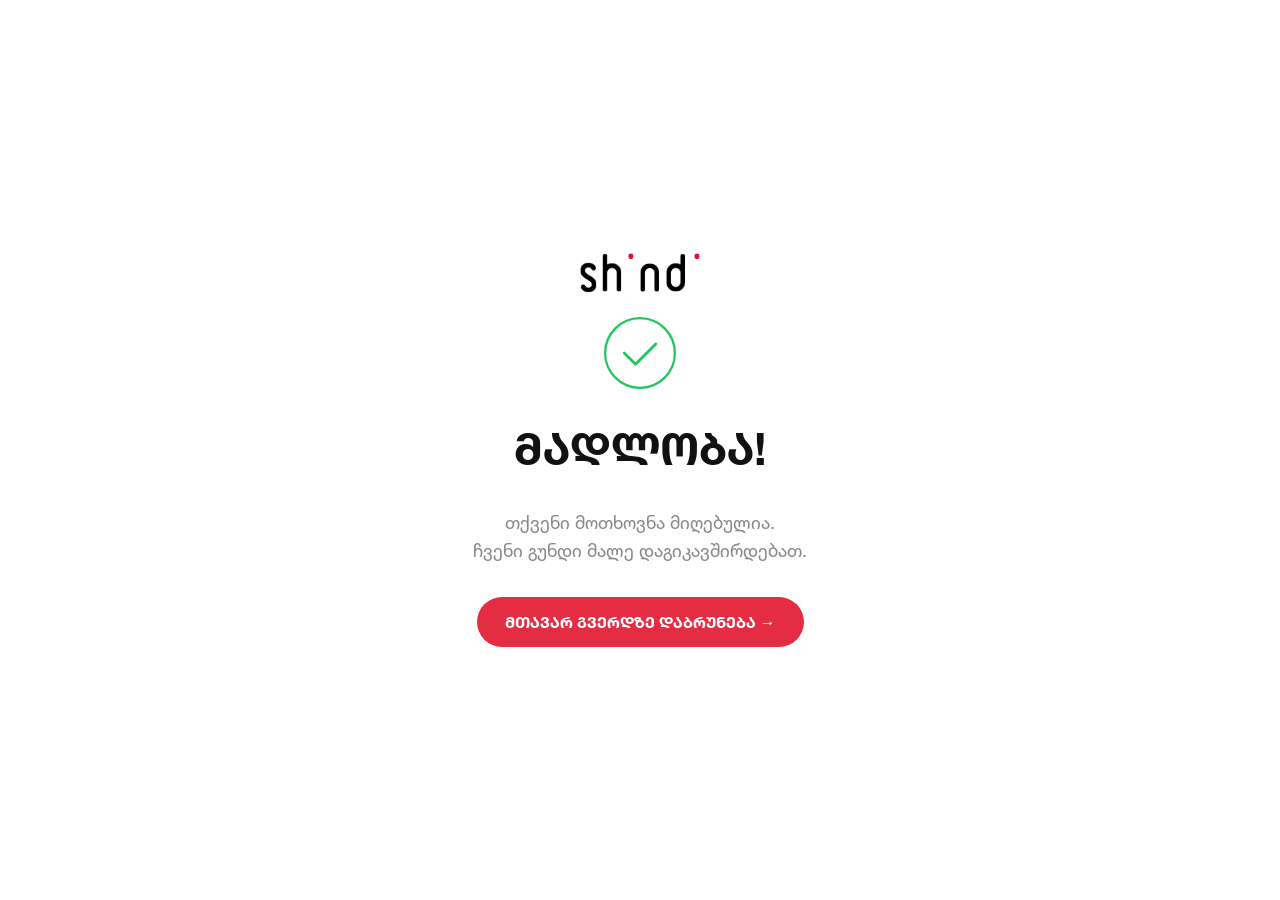
<file: submitted.html>
<!DOCTYPE html>
<html lang="ka">
<head>
    <meta charset="UTF-8">
    <meta name="viewport" content="width=device-width, initial-scale=1.0">
    <title>მადლობა - შინდი</title>
    <meta name="robots" content="noindex, nofollow">
    <link rel="icon" type="image/svg+xml" href="Assests/Branding/logo.svg">
    <link rel="stylesheet" href="css/style.css">
    <style>
        .submitted-wrap {
            min-height: 100vh;
            display: flex;
            flex-direction: column;
            align-items: center;
            justify-content: center;
            text-align: center;
            padding: 2rem;
            gap: 1.5rem;
        }
        .submitted-wrap img { width: 120px; }
        .submitted-wrap svg { color: #22c55e; }
        .submitted-title {
            font-size: clamp(1.8rem, 4vw, 2.8rem);
            font-weight: 700;
            margin: 0;
        }
        .submitted-sub {
            color: var(--text-muted, #888);
            font-size: 1.1rem;
            margin: 0;
        }
        .submitted-back {
            display: inline-flex;
            align-items: center;
            gap: .5rem;
            margin-top: .5rem;
            padding: .75rem 1.75rem;
            background: #E42C42;
            color: #fff;
            border-radius: 100px;
            font-weight: 600;
            text-decoration: none;
            transition: opacity .2s;
        }
        .submitted-back:hover { opacity: .85; }
    </style>
</head>
<body>

<div class="submitted-wrap">
    <img src="Assests/Branding/logo.svg" alt="შინდი">

    <svg viewBox="0 0 64 64" fill="none" width="72" height="72">
        <circle cx="32" cy="32" r="31" stroke="currentColor" stroke-width="2"/>
        <path d="M18 32l10 10 18-18" stroke="currentColor" stroke-width="2.5"
              stroke-linecap="round" stroke-linejoin="round"/>
    </svg>

    <h1 class="submitted-title">მადლობა!</h1>
    <p class="submitted-sub">თქვენი მოთხოვნა მიღებულია.<br>ჩვენი გუნდი მალე დაგიკავშირდებათ.</p>

    <a href="index.html" class="submitted-back">მთავარ გვერდზე დაბრუნება →</a>
</div>

</body>
</html>
</file>
<file: css/style.css>
/* ================================================================
   SHINDI — style.css  (v4)
   ================================================================ */

@font-face {
    font-family: 'HelveticaGeo';
    src: url('../Assests/Branding/Fonts/helvetica-neue-lt-geo-55-roman.ttf') format('truetype');
    font-weight: 400; font-style: normal; font-display: swap;
}
@font-face {
    font-family: 'HelveticaGeo';
    src: url('../Assests/Branding/Fonts/helvetica-neue-lt-geo-75-bold-caps.ttf') format('truetype');
    font-weight: 700; font-style: normal; font-display: swap;
}

*, *::before, *::after { margin: 0; padding: 0; box-sizing: border-box; }
/* Semantic heading tags used for SEO — visual style comes from their classes */
h1, h2, h3 { font-size: inherit; font-weight: inherit; line-height: inherit; }
:root {
    --red:    #E42C42;
    --blue:   #506FFC;
    --dark:   #111111;
    --dark2:  #1a1a1a;
    --white:  #FFFFFF;
    --gray:   #F4F4F2;
    --muted:  #888;
    --border: #E0E0E0;
    --border-dark: rgba(255,255,255,.1);
    --font:   'HelveticaGeo', 'Helvetica Neue', Helvetica, Arial, sans-serif;
    --ease:   cubic-bezier(.25,.46,.45,.94);
    --ease-spring: cubic-bezier(.34,1.56,.64,1);
}
html { scroll-behavior: smooth; scroll-padding-top: 74px; overflow-x: hidden; }
body { font-family: var(--font); color: var(--dark); background: var(--white); overflow-x: hidden; line-height: 1.6; max-width: 100%; }
body.is-loading { overflow: hidden; }
img  { display: block; max-width: 100%; }
a    { text-decoration: none; color: inherit; }
ul   { list-style: none; }
button { cursor: pointer; font-family: var(--font); border: none; background: none; }

/* ── LOADER ──────────────────────────────────────────────────── */
#loader {
    position: fixed; inset: 0;
    background: #ffffff;
    z-index: 9999;
    display: flex; align-items: center; justify-content: center;
    transition: transform 1s cubic-bezier(.76,0,.24,1), opacity .4s ease .65s;
}
#loader.hidden { transform: translateY(-100%); opacity: 0; pointer-events: none; }
.loader-content {
    display: flex; flex-direction: column; align-items: center; gap: 28px;
}
.loader-logo-img {
    height: 54px; width: auto;
    will-change: transform, opacity;
    animation: loaderLogoReveal .7s cubic-bezier(.25,.46,.45,.94) both;
}
@keyframes loaderLogoReveal {
    from { opacity: 0; transform: translateY(14px); }
    to   { opacity: 1; transform: translateY(0); }
}
.loader-tagline {
    font-size: 12px;
    font-weight: 700;
    letter-spacing: .28em;
    text-transform: uppercase;
    color: rgba(0,0,0,.0);
    animation: loaderTaglineReveal 1.1s cubic-bezier(.25,.46,.45,.94) .45s forwards;
}
@keyframes loaderTaglineReveal {
    0%   { opacity: 0; color: rgba(0,0,0,.0); }
    40%  { opacity: 1; color: rgba(0,0,0,.35); }
    100% { opacity: 1; color: rgba(0,0,0,.45); }
}

/* ── NAV OVERLAY ─────────────────────────────────────────────── */
.nav-overlay {
    position: fixed; inset: 0; background: var(--white); z-index: 500;
    display: flex; flex-direction: column; padding: 32px 48px 48px;
    transform: translateY(-100%); transition: transform .6s cubic-bezier(.76,0,.24,1);
    overflow: hidden;
}
.nav-overlay.open { transform: translateY(0); }

/* Light accent blob */
.overlay-blob {
    position: absolute; right: -5%; top: -20%; width: 45%; height: 100%;
    border-radius: 48% 52% 40% 56% / 38% 46% 52% 44%;
    background:
        radial-gradient(ellipse at 40% 40%, rgba(228,44,66,.10) 0%, transparent 60%),
        radial-gradient(ellipse at 70% 70%, rgba(80,111,252,.08) 0%, transparent 55%);
    filter: blur(70px);
    pointer-events: none; z-index: 0;
}

/* Ensure all overlay content sits above the blob */
.overlay-top, .overlay-nav, .overlay-footer { position: relative; z-index: 1; }

.overlay-top { display: flex; align-items: center; justify-content: space-between; margin-bottom: 32px; }
.overlay-logo img { height: 36px; width: auto; filter: none; }

/* Top-right cluster: close only */
.overlay-top-actions { display: flex; align-items: center; gap: 12px; }

/* Lang switch — standalone row above nav */
.lang-switch {
    display: inline-flex; align-items: center;
    padding: 6px 14px; border-radius: 100px;
    border: 1.5px solid rgba(0,0,0,.15);
    font-size: 11px; font-weight: 700; letter-spacing: .08em;
    color: rgba(0,0,0,.4); background: transparent;
    font-family: var(--font); width: fit-content;
    transition: border-color .3s, color .3s, background .3s; cursor: pointer;
    margin-bottom: 24px;
}
.lang-switch:hover { border-color: rgba(0,0,0,.4); color: var(--dark); background: rgba(0,0,0,.04); }

.overlay-close {
    width: 50px; height: 50px; border: 1.5px solid rgba(0,0,0,.15); border-radius: 50%;
    display: flex; align-items: center; justify-content: center;
    color: rgba(0,0,0,.5); font-size: 22px; font-weight: 300;
    background: transparent; cursor: pointer;
    transition: border-color .3s, background .3s, color .3s;
}
.overlay-close:hover { background: rgba(0,0,0,.05); border-color: rgba(0,0,0,.35); color: var(--dark); }
.overlay-nav { flex: 1; }
.overlay-nav li { border-top: 1px solid rgba(0,0,0,.08); }
.overlay-nav li:last-child { border-bottom: 1px solid rgba(0,0,0,.08); }
.overlay-nav a {
    display: flex; align-items: center; justify-content: space-between; padding: 13px 0;
    font-size: clamp(20px, 3.5vw, 48px); font-weight: 700; line-height: 1.5;
    color: rgba(0,0,0,.82); transition: color .3s, padding-left .3s;
}
.overlay-nav a:hover { color: var(--red); padding-left: 16px; }
.overlay-nav a.active-nav { color: var(--red); }
.nav-arrow { font-size: .55em; opacity: .3; transition: opacity .3s, transform .3s; }
.overlay-nav a:hover .nav-arrow { opacity: 1; transform: translate(4px,-4px); }
.overlay-nav a.active-nav .nav-arrow { opacity: 1; color: var(--red); }
.overlay-footer { display: flex; flex-direction: column; gap: 4px; align-items: flex-start; margin-top: 40px; }
.overlay-contact-item { font-size: clamp(20px, 3.5vw, 28px); line-height: 1.5; color: rgba(0,0,0,.3); }
.overlay-contact-item a { color: rgba(0,0,0,.5); transition: color .3s; }
.overlay-contact-item a:hover { color: var(--dark); }
.overlay-socials { display: flex; gap: 10px; margin-left: 0; margin-top: 16px; }
.overlay-socials a {
    width: 44px; height: 44px; border-radius: 50%;
    border: 1.5px solid rgba(0,0,0,.12);
    display: flex; align-items: center; justify-content: center;
    color: rgba(0,0,0,.4);
    transition: background .3s, border-color .3s, color .3s;
}
.overlay-socials a:hover { background: var(--red); border-color: var(--red); color: #fff; }
.overlay-socials svg { width: 18px; height: 18px; }

/* ── HIRE MODAL ──────────────────────────────────────────────── */
.modal-backdrop {
    position: fixed; inset: 0; background: rgba(0,0,0,.6); backdrop-filter: blur(8px);
    z-index: 800; display: flex; align-items: center; justify-content: center; padding: 24px;
    opacity: 0; visibility: hidden; transition: opacity .4s ease, visibility .4s ease;
}
.modal-backdrop.open { opacity: 1; visibility: visible; }
.modal-card {
    background: var(--white); border-radius: 16px; padding: 52px 48px;
    width: 100%; max-width: 540px; max-height: 90vh; overflow-y: auto;
    position: relative; transform: translateY(24px) scale(.97);
    transition: transform .4s var(--ease-spring);
}
.modal-backdrop.open .modal-card { transform: translateY(0) scale(1); }
.modal-close-btn {
    position: absolute; top: 20px; right: 20px; width: 36px; height: 36px;
    border-radius: 50%; border: 1.5px solid var(--border);
    display: flex; align-items: center; justify-content: center;
    font-size: 18px; color: var(--muted); transition: background .3s, color .3s;
}
.modal-close-btn:hover { background: var(--dark); color: var(--white); border-color: var(--dark); }
.modal-eyebrow { font-size: 12px; font-weight: 700; letter-spacing: .18em; text-transform: uppercase; color: var(--red); margin-bottom: 12px; }
.modal-title { font-size: 24px; margin-bottom: 8px; }
.modal-sub { font-size: 14px; color: var(--muted); margin-bottom: 32px; }

/* ── FORMS ───────────────────────────────────────────────────── */
.form-row { margin-bottom: 18px; }
.form-row label { display: block; font-size: 11px; font-weight: 700; letter-spacing: .1em; text-transform: uppercase; color: var(--dark); margin-bottom: 8px; }
.form-row input, .form-row select, .form-row textarea {
    width: 100%; padding: 14px 18px; background: var(--gray); border: 1.5px solid transparent;
    border-radius: 8px; font-family: var(--font); font-size: 15px; color: var(--dark);
    outline: none; -webkit-appearance: none; appearance: none;
    transition: border-color .3s, box-shadow .3s;
}
.form-row input:focus, .form-row select:focus, .form-row textarea:focus {
    border-color: var(--red); box-shadow: 0 0 0 3px rgba(228,44,66,.1); background: var(--white);
}
.form-row input::placeholder, .form-row textarea::placeholder { color: #bbb; }
.form-row textarea { resize: vertical; min-height: 110px; }
.form-row select {
    background-image: url("data:image/svg+xml,%3Csvg xmlns='http://www.w3.org/2000/svg' width='12' height='8'%3E%3Cpath d='M1 1l5 5 5-5' stroke='%23888' stroke-width='1.6' fill='none' stroke-linecap='round'/%3E%3C/svg%3E");
    background-repeat: no-repeat; background-position: right 16px center; padding-right: 40px; cursor: pointer;
}
.btn-submit {
    width: 100%; padding: 16px; background: var(--red); color: var(--white);
    border-radius: 8px; font-size: 15px; font-weight: 700; border: 2px solid var(--red);
    display: flex; align-items: center; justify-content: center; gap: 8px;
    transition: background .3s, color .3s, transform .2s; margin-top: 8px;
}
.btn-submit:hover { background: transparent; color: var(--red); }
.btn-submit:active { transform: scale(.98); }
.btn-spinner { display: none; width: 16px; height: 16px; border: 2px solid rgba(255,255,255,.35); border-top-color: var(--white); border-radius: 50%; animation: spin .7s linear infinite; }
@keyframes spin { to { transform: rotate(360deg); } }
.form-success { display: none; flex-direction: column; align-items: center; gap: 16px; padding: 32px; text-align: center; }
.form-success svg { width: 52px; height: 52px; }
.form-success p { font-size: 16px; line-height: 1.6; }

/* ── HEADER ─────────────────────────────────────────────────── */
#header {
    position: fixed; inset: 0 0 auto 0; height: 74px; z-index: 200;
    background: rgba(255,255,255,.95); backdrop-filter: blur(16px);
    border-bottom: 1px solid transparent;
    transition: transform .5s cubic-bezier(.76,0,.24,1), border-color .3s, box-shadow .3s;
}
#header.scrolled { border-color: var(--border); box-shadow: 0 2px 20px rgba(0,0,0,.07); }
#header.nav-hidden { transform: translateY(-100%); }
.header-inner { max-width: 100%; padding: 0 32px; height: 100%; display: flex; align-items: center; gap: 16px; }
.header-logo { display: flex; align-items: center; flex-shrink: 0; transition: opacity .3s; }
.header-logo:hover { opacity: .65; }
.header-logo img { height: 28px; width: auto; }
.header-tagline {
    font-size: 12px;
    font-weight: 400;           /* ← normal weight, not bold */
    letter-spacing: .06em;
    color: var(--muted);
    transition: opacity .4s, transform .4s; white-space: nowrap;
}
#header.scrolled .header-tagline { opacity: 0; pointer-events: none; transform: translateX(-8px); }
.header-actions { display: flex; align-items: center; gap: 12px; margin-left: auto; flex-shrink: 0; }
.hire-btn {
    display: inline-flex; align-items: center; gap: 10px;
    background: var(--red); color: var(--white);
    border-radius: 100px; padding: 11px 26px;
    font-size: 13px; font-weight: 700; letter-spacing: .04em;
    border: 2px solid var(--red); transition: background .3s, color .3s;
}
.hire-btn:hover { background: transparent; color: var(--red); }
.hire-btn .arr { display: inline-block; transition: transform .3s; font-style: normal; }
.hire-btn:hover .arr { transform: translate(3px,-3px); }
.burger-circle {
    width: 46px; height: 46px; border: 1.5px solid rgba(0,0,0,.2); border-radius: 50%;
    display: flex; flex-direction: column; align-items: center; justify-content: center;
    gap: 5px; transition: background .3s, border-color .3s;
}
.burger-circle:hover { background: var(--dark); border-color: var(--dark); }
.burger-circle span { display: block; width: 16px; height: 1.5px; background: var(--dark); border-radius: 2px; transition: background .3s, transform .3s, opacity .3s; }
.burger-circle:hover span { background: var(--white); }
.burger-circle.open span:nth-child(1) { transform: translateY(6.5px) rotate(45deg); }
.burger-circle.open span:nth-child(2) { opacity: 0; }
.burger-circle.open span:nth-child(3) { transform: translateY(-6.5px) rotate(-45deg); }

/* ── HERO ───────────────────────────────────────────────────── */
#hero {
    position: relative; min-height: 100svh;
    display: grid; grid-template-rows: 1fr auto;
    padding: 110px 0 0; overflow: hidden;
    background: #111;
}
.hero-slides {
    position: absolute; top: 0; left: 0;
    width: 100%; height: 100%; z-index: 0;
}
.hero-slide {
    position: absolute; top: 0; left: 0;
    width: 100%; height: 100%;
    object-fit: cover; object-position: center;
    opacity: 0; transition: opacity 0.08s ease;
}
.hero-slide.active { opacity: 1; }
.hero-video-overlay {
    position: absolute; top: 0; left: 0;
    width: 100%; height: 100%;
    background: rgba(0,0,0,.45);
    z-index: 1;
}
/* Fills the 1fr row — centers text above stats */
.hero-main {
    position: relative; z-index: 2;
    display: flex; flex-direction: column; justify-content: center;
}
.hero-blob {
    position: absolute; top: -10%; right: -5%; width: 65%; height: 120%;
    border-radius: 40% 50% 50% 40% / 30% 40% 50% 50%;
    background:
        radial-gradient(ellipse at 25% 35%, rgba(228,44,66,.82)  0%, transparent 50%),
        radial-gradient(ellipse at 72% 18%, rgba(80,111,252,.78)  0%, transparent 52%),
        radial-gradient(ellipse at 45% 72%, rgba(80,111,252,.55)  0%, transparent 48%),
        radial-gradient(ellipse at 12% 70%, rgba(228,44,66,.45)  0%, transparent 44%),
        radial-gradient(ellipse at 80% 65%, rgba(160,60,180,.4)  0%, transparent 42%);
    filter: blur(60px);
    pointer-events: none; mix-blend-mode: multiply;
}
@keyframes blobDrift {
    0%   { transform: scale(1)    translate(0,    0)    rotate(0deg);   border-radius: 40% 50% 50% 40% / 30% 40% 50% 50%; }
    20%  { transform: scale(1.07) translate(-3%,  4%)   rotate(5deg);   border-radius: 55% 40% 60% 35% / 48% 55% 38% 60%; }
    40%  { transform: scale(.93)  translate(4%, -3%)    rotate(-4deg);  border-radius: 32% 62% 38% 58% / 58% 32% 62% 38%; }
    60%  { transform: scale(1.1)  translate(-2%,  2%)   rotate(3deg);   border-radius: 62% 34% 52% 44% / 38% 62% 44% 52%; }
    80%  { transform: scale(.97)  translate(2%, -1%)    rotate(-2deg);  border-radius: 44% 56% 34% 62% / 52% 38% 58% 36%; }
    100% { transform: scale(1.04) translate(-1%,  1.5%) rotate(1.5deg); border-radius: 48% 52% 36% 58% / 56% 36% 52% 42%; }
}

/* ── HERO 3D OBJECT ─────────────────────────────────────── */
.hero-3d-wrap {
    position: absolute;
    right: -4%;
    top: 50%;
    transform: translateY(-50%);
    width: 960px;
    height: 960px;
    z-index: 1;
    pointer-events: none;
    /* top: 50% is now 50% of .hero-main, which is the text-only area above stats */
}
.h3d-scene {
    width: 100%; height: 100%;
    perspective: 900px;
}
.h3d-root {
    width: 100%; height: 100%;
    position: relative;
    transform-style: preserve-3d;
    animation: h3dRootSpin 22s linear infinite;
}
@keyframes h3dRootSpin {
    from { transform: rotateX(18deg) rotateY(0deg); }
    to   { transform: rotateX(18deg) rotateY(360deg); }
}

/* ── CORNELIAN CHERRY — შინდი fruit shape ───────────────── */
.h3d-sphere {
    position: absolute;
    left: 50%; top: 50%;
    width: 116px; height: 192px;
    transform: translate(-50%, -50%);
    border-radius: 46% 46% 52% 52% / 56% 56% 44% 44%;
    z-index: 2;
    background: radial-gradient(ellipse at 38% 28%, #ff5555 0%, #cc1111 38%, #850000 68%, #1e0000 100%);
    box-shadow:
        0 0 64px rgba(255,30,30,.6),
        0 0 140px rgba(200,0,0,.28),
        inset 0 -12px 28px rgba(0,0,0,.35);
    animation: cherryPulse 3s ease-in-out infinite;
    pointer-events: none;
}
@keyframes cherryRotate {
    from { transform: translate(-50%, -50%) rotateZ(0deg); }
    to   { transform: translate(-50%, -50%) rotateZ(360deg); }
}
@keyframes cherryPulse {
    0%, 100% { box-shadow: 0 0 64px rgba(255,30,30,.6),  0 0 140px rgba(200,0,0,.28); }
    50%       { box-shadow: 0 0 90px rgba(255,30,30,.85), 0 0 200px rgba(200,0,0,.45); }
}

/* Rings */
.h3d-ring {
    position: absolute;
    left: 50%; top: 50%;
    border-radius: 50%;
    border: 2px solid;
    transform-style: preserve-3d;
}
.h3d-ring--1 {
    width: 504px; height: 504px;
    margin-left: -252px; margin-top: -252px;
    border-color: rgba(255,40,40,.72);
    animation: ringOrbit1 9s linear infinite;
}
.h3d-ring--2 {
    width: 716px; height: 716px;
    margin-left: -358px; margin-top: -358px;
    border-color: rgba(100,160,255,.48);
    animation: ringOrbit2 13s linear infinite;
}
.h3d-ring--3 {
    width: 884px; height: 884px;
    margin-left: -442px; margin-top: -442px;
    border-color: rgba(255,255,255,.18);
    animation: ringOrbit3 7s linear infinite reverse;
}
@keyframes ringOrbit1 {
    from { transform: rotateX(90deg) rotateZ(0deg); }
    to   { transform: rotateX(90deg) rotateZ(360deg); }
}
@keyframes ringOrbit2 {
    from { transform: rotateX(65deg) rotateZ(30deg); }
    to   { transform: rotateX(65deg) rotateZ(390deg); }
}
@keyframes ringOrbit3 {
    from { transform: rotateX(30deg) rotateZ(-50deg); }
    to   { transform: rotateX(30deg) rotateZ(310deg); }
}

/* Orbital nodes */
.h3d-node {
    position: absolute;
    border-radius: 50%;
}
.h3d-ring--1 .h3d-node {
    width: 20px; height: 20px; margin: -10px;
    background: radial-gradient(circle at 35% 30%, #ff8888 0%, #ff2222 40%, #990000 80%, #3a0000 100%);
    box-shadow: 0 0 20px rgba(255,40,40,.9), 0 3px 6px rgba(0,0,0,.5);
}
.h3d-ring--1 .h3d-node--1 { top: -1px; left: 50%; }
.h3d-ring--1 .h3d-node--2 { top: 50%; left: calc(100% - 1px); }
.h3d-ring--1 .h3d-node--3 { top: calc(100% - 1px); left: 50%; }
.h3d-ring--2 .h3d-node {
    width: 14px; height: 14px; margin: -7px;
    background: radial-gradient(circle at 35% 30%, #cce8ff 0%, #6fb0ff 38%, #2255cc 78%, #0a1a55 100%);
    box-shadow: 0 0 16px rgba(100,160,255,.85), 0 2px 5px rgba(0,0,0,.45);
}
.h3d-ring--2 .h3d-node--1 { top: -1px; left: 50%; }
.h3d-ring--2 .h3d-node--2 { top: calc(100% - 1px); left: 50%; }
.h3d-ring--3 .h3d-node {
    width: 12px; height: 12px; margin: -6px;
    background: radial-gradient(circle at 35% 30%, #ffffff 0%, #cccccc 38%, #777777 78%, #222222 100%);
    box-shadow: 0 0 14px rgba(255,255,255,.6), 0 2px 4px rgba(0,0,0,.5);
}
.h3d-ring--3 .h3d-node--1 { top: 50%; left: -1px; }

/* Particle dots */
.h3d-dot {
    position: absolute;
    border-radius: 50%;
    animation: dotPulse 3s ease-in-out infinite;
}
.h3d-dot--1 { width:4px; height:4px; left:10%; top:14%; background:var(--red); opacity:.65; animation-delay:0s; }
.h3d-dot--2 { width:3px; height:3px; right:8%; top:24%; background:rgba(100,160,255,1); opacity:.7; animation-delay:-.6s; }
.h3d-dot--3 { width:5px; height:5px; left:19%; bottom:10%; background:var(--red); opacity:.55; animation-delay:-1.2s; }
.h3d-dot--4 { width:3px; height:3px; right:17%; bottom:19%; background:rgba(255,255,255,.85); opacity:.65; animation-delay:-1.8s; }
.h3d-dot--5 { width:4px; height:4px; left:49%; top:5%; background:var(--red); opacity:.6; animation-delay:-2.4s; }
.h3d-dot--6 { width:3px; height:3px; right:29%; top:7%; background:rgba(100,160,255,1); opacity:.7; animation-delay:-.9s; }
@keyframes dotPulse {
    0%, 100% { transform: scale(1); }
    50%       { transform: scale(2); opacity: 1; }
}

/* Asymmetric big text — above blob, with own side padding */
.hero-text-wrap { position: relative; z-index: 1; padding: 0 48px 52px 48px; margin-top: 28px; }
.hero-line {
    display: block;
    font-size: clamp(58px, 12.5vw, 132px); font-weight: 700;
    line-height: .93; letter-spacing: -.03em; white-space: nowrap;
    color: #fff;
}
.hero-l1 { margin-left: 0; }
.hero-l2 { margin-left: clamp(40px, 6vw, 110px); }
.hero-l3 { margin-left: clamp(10px, 2vw, 40px); }
.hero-l4 { margin-left: clamp(60px, 11vw, 200px); }
.t-red { color: var(--red); }
.hero-line .t-red { color: var(--red); }
#heroWord { display: inline-block; }
#heroWord::after {
    content: '|'; display: inline-block; color: var(--red);
    margin-left: 4px; font-weight: 400;
    animation: cursorBlink .7s step-end infinite;
}
#svcWord { display: inline-block; }
#svcWord::after {
    content: '|'; display: inline-block; color: var(--red);
    margin-left: 4px; font-weight: 400;
    animation: cursorBlink .7s step-end infinite;
}
#portWord { display: inline-block; }
#portWord::after {
    content: '|'; display: inline-block; color: var(--red);
    margin-left: 4px; font-weight: 400;
    animation: cursorBlink .7s step-end infinite;
}
#abtWord { display: inline-block; }
#abtWord::after {
    content: '|'; display: inline-block; color: var(--red);
    margin-left: 4px; font-weight: 400;
    animation: cursorBlink .7s step-end infinite;
}
#blogWord { display: inline-block; transition: opacity .3s ease, transform .3s ease; }
#blogWord::after {
    content: '|'; display: inline-block; color: var(--red);
    margin-left: 4px; font-weight: 400;
    animation: cursorBlink .7s step-end infinite;
}
#ctWord { display: inline-block; }
#ctWord::after {
    content: '|'; display: inline-block; color: var(--red);
    margin-left: 2px; font-weight: 400;
    animation: cursorBlink .7s step-end infinite;
}
@keyframes cursorBlink { 0%, 100% { opacity: 1; } 50% { opacity: 0; } }

/* ── STATS  (bottom of hero, white band) ─────────────────────── */
#stats { background: var(--white); position: relative; z-index: 1; }
.stats-band {
    display: grid; grid-template-columns: 2fr 1fr 1fr 1fr;
    border-top: 1px solid var(--border); overflow: hidden;
}
.stat-block {
    padding: 64px 52px 64px 48px;
    border-right: 1px solid var(--border);
    position: relative; overflow: hidden; transition: background .4s;
}
.stat-block:last-child { border-right: none; }
.stat-block:not(.stat-block--text) { text-align: center; }
.stat-block:hover { background: var(--gray); }
.stat-block::before {
    content: ''; position: absolute; bottom: 0; left: 0;
    height: 3px; width: 0%;
    background: linear-gradient(90deg, var(--red), var(--blue));
    transition: width .6s var(--ease);
}
.stat-block:hover::before { width: 100%; }
.stat-big {
    font-size: clamp(48px, 6vw, 80px); font-weight: 700;
    color: var(--dark); line-height: 1; letter-spacing: -.03em; margin-bottom: 14px;
}
.stat-pct { font-size: .6em; color: var(--red); }
.stat-label { font-size: 14px; color: var(--muted); line-height: 1.5; }
/* Text-only box (box 1 of stats band) */
.stat-block--text { display: flex; align-items: center; }
.stat-block--text .stat-text {
    font-size: clamp(14px, 1.2vw, 16px); line-height: 1.85;
    color: var(--dark); font-weight: 400;
}

/* ── SERVICES ────────────────────────────────────────────────── */
#services { position: relative; }
/* 3 cards: (3 + 1) * 70vh + 100vh = compact fast feel */
.svc-sticky-outer { position: relative; height: calc(3 * 70vh + 100vh); }
.svc-sticky-panel {
    position: sticky; top: 0; height: 100vh;
    display: flex; align-items: center; justify-content: center;
    overflow: hidden; background: var(--white);
    transition: background .7s var(--ease);
}
.svc-panel-header {
    position: absolute; top: 28px; left: 48px; right: 48px;
    display: flex; align-items: center; justify-content: space-between; z-index: 2;
}
.svc-panel-label { font-size: 11px; font-weight: 700; letter-spacing: .2em; text-transform: uppercase; color: var(--red); }
.svc-panel-counter { font-size: 13px; font-weight: 700; color: var(--muted); }
.svc-panel-counter .cur { color: var(--dark); font-size: 20px; }
.svc-cards-stack { position: relative; width: 100%; max-width: 1200px; padding: 0 48px; }
.svc-scroll-item {
    position: absolute; top: 50%; left: 48px; right: 48px;
    transform: translateY(calc(-50% + 50px)); opacity: 0;
    transition: opacity .6s var(--ease), transform .6s var(--ease);
    pointer-events: none;
}
.svc-scroll-item.active { opacity: 1; transform: translateY(-50%); pointer-events: auto; }
.svc-scroll-item.past   { opacity: 0; transform: translateY(calc(-50% - 50px)); }
.svc-card-inner { display: grid; grid-template-columns: 1fr 1fr; gap: 80px; align-items: center; padding: 60px 0; }
.svc-card-num { font-size: 110px; font-weight: 700; color: #eee; line-height: 1; letter-spacing: -.04em; margin-bottom: -20px; }
.svc-card-title { font-size: clamp(36px, 4vw, 64px); font-weight: 700; letter-spacing: -.02em; line-height: 1.08; margin-bottom: 18px; }
.svc-card-desc { font-size: 16px; line-height: 1.8; color: #555; max-width: 460px; margin-bottom: 28px; }
.svc-learn-more {
    display: inline-flex; align-items: center; gap: 8px;
    font-size: 14px; font-weight: 700; color: var(--dark);
    border-bottom: 1.5px solid var(--dark); padding-bottom: 2px;
    transition: color .3s, border-color .3s, gap .3s;
}
.svc-learn-more:hover { color: var(--red); border-color: var(--red); gap: 14px; }
.svc-learn-more svg { width: 16px; height: 16px; flex-shrink: 0; }
.svc-card-right { display: flex; align-items: center; justify-content: center; }
.svc-big-icon {
    width: min(280px, 38vw); height: min(280px, 38vw);
    background: var(--gray); border-radius: 20px;
    display: flex; align-items: center; justify-content: center;
    border: 1px solid var(--border);
}
.svc-big-icon svg { width: 45%; height: 45%; }
.svc-progress-bar { position: absolute; bottom: 0; left: 0; height: 3px; background: var(--border); width: 100%; }
.svc-progress-fill { height: 100%; background: linear-gradient(90deg, var(--red), var(--blue)); width: 0%; transition: width .1s linear; }

/* ── SERVICE ICON ANIMATIONS ─────────────────────────────────── */
.svc-big-icon svg { overflow: visible; }

/* Icon box subtle glow pulse when active */
.svc-scroll-item.active .svc-big-icon {
    animation: iconBoxGlow 3.5s ease-in-out infinite;
}
@keyframes iconBoxGlow {
    0%, 100% { box-shadow: 0 0 0 0 rgba(80,111,252,.12); }
    50%       { box-shadow: 0 0 0 18px rgba(80,111,252,0); }
}

/* Card 01 – Branding: rect slow spin */
.svc-scroll-item[data-index="0"].active .svc-big-icon rect:first-child {
    transform-box: fill-box; transform-origin: center;
    animation: iconSpin 14s linear infinite;
}
/* Card 01 – red dot pulse */
.svc-scroll-item[data-index="0"].active .svc-big-icon circle:nth-of-type(1) {
    transform-box: fill-box; transform-origin: center;
    animation: iconPulse 2.2s ease-in-out infinite;
}

/* Card 02 – Website: inner circle breathes */
.svc-scroll-item[data-index="1"].active .svc-big-icon circle:last-of-type {
    transform-box: fill-box; transform-origin: center;
    animation: iconPulse 2s ease-in-out infinite alternate;
}
/* Card 02 – header dots color cycle */
.svc-scroll-item[data-index="1"].active .svc-big-icon circle:nth-of-type(1) {
    animation: iconColorFlash 3s ease-in-out infinite;
}

/* Card 03 – Ads: line chart floats & rect flashes */
.svc-scroll-item[data-index="2"].active .svc-big-icon path:first-child {
    animation: iconFloat 2.8s ease-in-out infinite;
}
.svc-scroll-item[data-index="2"].active .svc-big-icon rect {
    transform-box: fill-box; transform-origin: center;
    animation: iconPulse 2s ease-in-out infinite alternate;
}

@keyframes iconSpin  { to { transform: rotate(360deg); } }
@keyframes iconPulse { 0%, 100% { transform: scale(1); } 50% { transform: scale(1.22); } }
@keyframes iconFloat { 0%, 100% { transform: translateY(0); } 50% { transform: translateY(-5px); } }
@keyframes iconColorFlash {
    0%, 100% { fill: #E42C42; }
    50%       { fill: #506FFC; }
}

/* ── SERVICES SCROLL THEMES ──────────────────────────────────── */
.svc-sticky-panel.svc-theme-dark { background: var(--dark); }
.svc-sticky-panel.svc-theme-dark .svc-card-num  { color: rgba(255,255,255,.07); }
.svc-sticky-panel.svc-theme-dark .svc-card-title,
.svc-sticky-panel.svc-theme-dark .svc-panel-counter .cur { color: var(--white); }
.svc-sticky-panel.svc-theme-dark .svc-card-desc { color: rgba(255,255,255,.55); }
.svc-sticky-panel.svc-theme-dark .svc-learn-more { color: var(--white); border-color: rgba(255,255,255,.6); }
.svc-sticky-panel.svc-theme-dark .svc-big-icon { background: rgba(255,255,255,.06); border-color: rgba(255,255,255,.1); }
.svc-sticky-panel.svc-theme-dark .svc-progress-bar { background: rgba(255,255,255,.08); }

.svc-sticky-panel.svc-theme-red { background: var(--red); }
.svc-sticky-panel.svc-theme-red .svc-card-num  { color: rgba(255,255,255,.12); }
.svc-sticky-panel.svc-theme-red .svc-card-title,
.svc-sticky-panel.svc-theme-red .svc-panel-counter .cur { color: var(--white); }
.svc-sticky-panel.svc-theme-red .svc-panel-label { color: rgba(255,255,255,.85); }
.svc-sticky-panel.svc-theme-red .svc-panel-counter { color: rgba(255,255,255,.55); }
.svc-sticky-panel.svc-theme-red .svc-card-desc { color: rgba(255,255,255,.78); }
.svc-sticky-panel.svc-theme-red .svc-learn-more { color: var(--white); border-color: rgba(255,255,255,.6); }
.svc-sticky-panel.svc-theme-red .svc-big-icon { background: rgba(255,255,255,.14); border-color: rgba(255,255,255,.2); }
.svc-sticky-panel.svc-theme-red .svc-progress-bar { background: rgba(255,255,255,.2); }
.svc-sticky-panel.svc-theme-red .svc-progress-fill { background: rgba(255,255,255,.85); }

/* ── PORTFOLIO  (full-screen sticky reel) ────────────────────── */
#portfolio { background: var(--dark); }

/* Reel container — stacks sticky panels */
.port-reel { position: relative; }

.port-reel-item {
    position: sticky;
    top: 0;
    height: 100vh;
    overflow: hidden;
}
/* Each item layers on top of the previous */
.port-reel-item:nth-child(1) { z-index: 1; }
.port-reel-item:nth-child(2) { z-index: 2; }
.port-reel-item:nth-child(3) { z-index: 3; }
.port-reel-item:nth-child(4) { z-index: 4; }
.port-reel-item:nth-child(5) { z-index: 5; }
.port-reel-item:nth-child(6) { z-index: 6; }

.port-reel-link {
    display: block;
    position: relative;
    width: 100%; height: 100%;
    text-decoration: none;
}

/* Full-cover image with slow Ken Burns zoom when active */
.port-reel-link img {
    position: absolute; inset: 0;
    width: 100%; height: 100%;
    object-fit: cover;
    transform: scale(1.06);
    transition: transform 1.4s cubic-bezier(.25,.46,.45,.94);
}
.port-reel-item.reel-active .port-reel-link img { transform: scale(1); }

/* Overlay gradient */
.port-reel-overlay {
    position: absolute; inset: 0;
    background: linear-gradient(
        to bottom,
        rgba(0,0,0,.35) 0%,
        rgba(0,0,0,.08) 40%,
        rgba(0,0,0,.55) 100%
    );
    z-index: 1;
}

/* Centered project name + category */
.port-reel-info {
    position: absolute;
    top: 50%; left: 50%;
    transform: translate(-50%, -50%);
    text-align: center;
    color: #fff;
    z-index: 2;
    pointer-events: none;
}
.port-reel-title {
    display: block;
    font-size: clamp(44px, 7.5vw, 112px);
    font-weight: 700;
    letter-spacing: -.025em;
    line-height: 1;
    text-decoration: underline;
    text-underline-offset: 10px;
    text-decoration-thickness: 2px;
    text-decoration-color: rgba(255,255,255,.6);
    margin-bottom: 18px;
}
.port-reel-cat {
    font-size: 12px;
    letter-spacing: .18em;
    text-transform: uppercase;
    color: rgba(255,255,255,.5);
}

/* Project counter — bottom right */
.port-reel-num {
    position: absolute;
    bottom: 44px; right: 52px;
    font-size: 12px; font-weight: 700;
    letter-spacing: .1em;
    color: rgba(255,255,255,.35);
    z-index: 2;
}

/* ── PARTNERS  (infinite scroll carousel) ────────────────────── */
.partners-static {
    background: var(--white);
    border-top: 1px solid var(--border);
    border-bottom: 1px solid var(--border);
    padding: 36px 0;
    overflow: hidden;
}
.partners-track {
    display: flex;
    align-items: center;
    width: max-content;
    animation: partnersScroll 32s linear infinite;
}
.partners-track:hover { animation-play-state: paused; }
@keyframes partnersScroll {
    from { transform: translateX(0); }
    to   { transform: translateX(-50%); }
}

/* Individual logo item */
.pl {
    display: flex; align-items: center; justify-content: center;
    flex-shrink: 0;
    padding: 0 40px;
}
.pl img {
    filter: brightness(0);
    height: auto;
    width: auto;
    max-height: none;
    max-width: none;
    object-fit: unset;
    display: block;
    transition: filter .3s ease;
}
.pl { cursor: default; pointer-events: none; }

/* ── DARK SECTION BASE ───────────────────────────────────────── */
.dark-section { background: var(--dark); color: var(--white); }

/* ── LIGHT SECTION BASE ──────────────────────────────────────── */
.light-section { background: var(--white); color: var(--dark); }
.section-inner { max-width: 1400px; margin: 0 auto; padding: 100px 48px; }
.section-eyebrow { display: block; font-size: 11px; font-weight: 700; letter-spacing: .22em; text-transform: uppercase; color: var(--red); margin-bottom: 16px; }
.section-title-dark { font-size: clamp(34px, 4.5vw, 64px); font-weight: 700; letter-spacing: -.022em; line-height: 1.1; color: var(--white); }
.section-header-row { display: flex; align-items: flex-end; justify-content: space-between; gap: 32px; margin-bottom: 64px; flex-wrap: wrap; }
.outline-btn-dark {
    display: inline-flex; align-items: center; gap: 8px;
    border: 1.5px solid rgba(255,255,255,.25); border-radius: 100px; padding: 12px 24px;
    font-size: 13px; font-weight: 700; color: rgba(255,255,255,.7);
    transition: border-color .3s, color .3s, background .3s; white-space: nowrap; flex-shrink: 0;
}
.outline-btn-dark:hover { border-color: var(--white); color: var(--white); background: rgba(255,255,255,.06); }

/* ── TESTIMONIALS ────────────────────────────────────────────── */
.testimonials-layout { display: grid; grid-template-columns: 1fr 1.8fr; gap: 80px; align-items: start; }
.testimonials-title { font-size: clamp(30px, 3.6vw, 52px); font-weight: 700; letter-spacing: -.022em; line-height: 1.1; color: var(--dark); margin-bottom: 48px; }
.testimonials-nav { display: flex; align-items: center; gap: 20px; }
.test-count { font-size: 14px; font-weight: 700; color: rgba(0,0,0,.35); min-width: 52px; text-align: center; }
#testCur { color: var(--dark); }
.test-arrow {
    width: 52px; height: 52px; border: 1.5px solid rgba(0,0,0,.2); border-radius: 50%;
    display: flex; align-items: center; justify-content: center;
    color: rgba(0,0,0,.5); transition: background .3s, border-color .3s, color .3s;
}
.test-arrow:hover { background: var(--dark); border-color: var(--dark); color: var(--white); }
.test-arrow svg { width: 18px; height: 18px; }
.test-cards-wrap { position: relative; min-height: 360px; }
.test-card {
    position: absolute; inset: 0; padding: 48px; border-radius: 20px;
    display: flex; flex-direction: column; gap: 24px;
    opacity: 0; transform: translateX(40px);
    transition: opacity .5s var(--ease), transform .5s var(--ease);
    pointer-events: none;
}
.test-card.active { opacity: 1; transform: translateX(0); pointer-events: auto; }
.test-card--pink   { background: #f2c4ce; color: var(--dark); }
.test-card--blue   { background: #c4d0f7; color: var(--dark); }
.test-card--green  { background: #b8e6cc; color: var(--dark); }
.test-card--yellow { background: #f5e4a0; color: var(--dark); }
.test-client { font-size: 15px; font-weight: 700; letter-spacing: .04em; }
.test-quote { font-size: clamp(16px, 1.8vw, 20px); line-height: 1.65; flex: 1; font-style: normal; }
.test-author strong { display: block; font-size: 15px; font-weight: 700; margin-bottom: 2px; }
.test-author span { font-size: 13px; color: rgba(0,0,0,.5); }
.test-link { display: inline-flex; align-items: center; font-size: 13px; font-weight: 700; border-bottom: 1.5px solid currentColor; padding-bottom: 2px; width: fit-content; transition: opacity .3s; }
.test-link:hover { opacity: .6; }

/* ── FAQ ─────────────────────────────────────────────────────── */
.faq-list { border-top: 1px solid var(--border-dark); }
.faq-item { border-bottom: 1px solid var(--border-dark); }
.faq-question {
    width: 100%; padding: 28px 0; display: flex; align-items: center; justify-content: space-between; gap: 24px;
    font-size: clamp(16px, 1.6vw, 20px); font-weight: 700; color: var(--white); text-align: left; transition: color .3s;
}
.faq-question:hover { color: var(--red); }
.faq-icon {
    width: 36px; height: 36px; flex-shrink: 0; border: 1.5px solid rgba(255,255,255,.2); border-radius: 50%;
    display: flex; align-items: center; justify-content: center;
    color: rgba(255,255,255,.6); transition: background .3s, border-color .3s, transform .4s;
}
.faq-question[aria-expanded="true"] .faq-icon { background: var(--red); border-color: var(--red); color: var(--white); transform: rotate(45deg); }
.faq-icon svg { width: 14px; height: 14px; }
.faq-answer { overflow: hidden; max-height: 0; transition: max-height .5s var(--ease), padding .5s; }
.faq-answer.open { max-height: 300px; padding-bottom: 28px; }
.faq-answer p { font-size: 16px; line-height: 1.8; color: rgba(255,255,255,.55); max-width: 800px; }

/* ── BLOG homepage (dark theme) ─────────────────────────────── */
#blog .blog-grid { display: grid; grid-template-columns: repeat(3, 1fr); gap: 32px; }
#blog .blog-card {
    background: rgba(255,255,255,.04); border: 1px solid var(--border-dark); border-radius: 16px;
    padding: 36px; display: flex; flex-direction: column; gap: 20px; overflow: visible;
    transition: background .3s, border-color .3s, transform .3s;
}
#blog .blog-card:hover { background: rgba(255,255,255,.08); border-color: rgba(255,255,255,.2); transform: translateY(-4px); }
#blog .blog-title { font-size: clamp(17px, 1.8vw, 22px); font-weight: 700; color: var(--white); line-height: 1.4; flex: 1; }
#blog .blog-excerpt { font-size: 14px; line-height: 1.75; color: rgba(255,255,255,.45); }
#blog .blog-link { font-size: 13px; font-weight: 700; color: var(--red); display: inline-flex; align-items: center; gap: 4px; transition: gap .3s; }
#blog .blog-link:hover { gap: 10px; }

/* ── FOOTER ─────────────────────────────────────────────────── */
#footer {
    background: var(--dark2); color: var(--white);
    border-top: 1px solid rgba(255,255,255,.06);
    position: relative; overflow: hidden;
}
.footer-blob {
    position: absolute; left: -10%; bottom: -20%; width: 70%; height: 160%;
    border-radius: 40% 55% 50% 40% / 35% 40% 55% 48%;
    background:
        radial-gradient(ellipse at 28% 62%, rgba(228,44,66,.38)  0%, transparent 50%),
        radial-gradient(ellipse at 70% 28%, rgba(80,111,252,.34)  0%, transparent 52%),
        radial-gradient(ellipse at 48% 82%, rgba(80,111,252,.22)  0%, transparent 46%),
        radial-gradient(ellipse at 15% 35%, rgba(228,44,66,.18)  0%, transparent 42%);
    filter: blur(90px);
    pointer-events: none; mix-blend-mode: screen; z-index: 0;
}
.footer-cols {
    display: grid; grid-template-columns: 2fr 1fr 1fr 1fr; gap: 56px;
    padding: 80px 48px 60px;
    border-bottom: 1px solid rgba(255,255,255,.07);
    position: relative; z-index: 1;
}
.footer-col h5 { font-size: 11px; font-weight: 700; letter-spacing: .2em; text-transform: uppercase; color: rgba(255,255,255,.3); margin-bottom: 20px; }
.footer-col li { margin-bottom: 12px; }
.footer-col a, .footer-col span { font-size: 14px; color: rgba(255,255,255,.5); transition: color .3s; }
.footer-col a:hover { color: var(--white); }
.footer-socials { display: flex; gap: 10px; margin-top: 20px; }
.footer-socials a {
    width: 40px; height: 40px; border-radius: 50%; border: 1px solid rgba(255,255,255,.12);
    display: flex; align-items: center; justify-content: center;
    color: rgba(255,255,255,.5); transition: background .3s, border-color .3s, color .3s;
}
.footer-socials a:hover { background: var(--red); border-color: var(--red); color: var(--white); }
.footer-socials svg { width: 16px; height: 16px; }

/* Logo + scroll-to-top at very end */
.footer-end {
    padding: 44px 48px;
    display: flex; align-items: center; gap: 32px; flex-wrap: wrap;
    position: relative; z-index: 1;
}
.footer-end-logo img {
    height: auto; width: min(520px, 60vw);
    filter: brightness(0) invert(1); opacity: .75; transition: opacity .4s;
}
.footer-end-logo:hover img { opacity: 1; }
.footer-end-right { display: flex; flex-direction: column; gap: 6px; }
.footer-tagline { font-size: 13px; color: rgba(255,255,255,.3); letter-spacing: .04em; }
.footer-copy { font-size: 13px; color: rgba(255,255,255,.25); }
.scroll-top-btn {
    width: 52px; height: 52px; margin-left: auto; flex-shrink: 0;
    border: 1.5px solid rgba(255,255,255,.2); border-radius: 50%;
    display: flex; align-items: center; justify-content: center;
    color: rgba(255,255,255,.55);
    transition: background .3s, border-color .3s, color .3s, transform .3s;
}
.scroll-top-btn:hover { background: var(--white); border-color: var(--white); color: var(--dark); transform: translateY(-3px); }
.scroll-top-btn svg { width: 20px; height: 20px; }

/* ── FLOATING GIFT ───────────────────────────────────────────── */
.float-gift {
    position: fixed; bottom: 36px; right: 36px; z-index: 300;
    display: flex; align-items: center; gap: 10px;
    background: var(--red); color: var(--white);
    border-radius: 100px; padding: 14px 22px;
    font-size: 13px; font-weight: 700; letter-spacing: .03em;
    box-shadow: 0 8px 32px rgba(228,44,66,.45);
    cursor: pointer; border: none;
    /* hidden until partners section is reached */
    opacity: 0; pointer-events: none;
    transform: translateY(22px) scale(.92);
    transition: opacity .6s ease, transform .6s ease, background .3s;
}
.float-gift.visible {
    opacity: 1; pointer-events: auto;
    transform: translateY(0) scale(1);
    animation: floatBob 3.5s ease-in-out .6s infinite;
}
.float-gift:hover { background: #c8253a; animation-play-state: paused; }
.float-gift .gift-icon { font-size: 16px; }
@keyframes floatBob { 0%, 100% { transform: translateY(0); } 50% { transform: translateY(-8px); } }

/* ── SCROLL REVEAL ───────────────────────────────────────────── */
.reveal { opacity: 0; transform: translateY(36px); transition: opacity .65s var(--ease), transform .65s var(--ease); }
.reveal.visible { opacity: 1; transform: translateY(0); }

/* ── TOAST ───────────────────────────────────────────────────── */
.toast {
    position: fixed; bottom: 36px; left: 50%;
    transform: translateX(-50%) translateY(16px);
    background: var(--dark); color: var(--white);
    padding: 13px 24px; border-radius: 8px; font-size: 14px;
    z-index: 9000; opacity: 0; transition: opacity .3s, transform .3s;
    pointer-events: none; white-space: nowrap; box-shadow: 0 8px 28px rgba(0,0,0,.3);
}
.toast.show { opacity: 1; transform: translateX(-50%) translateY(0); }

/* ── RESPONSIVE ─────────────────────────────────────────────── */
@media (max-width: 1200px) {
    .testimonials-layout { grid-template-columns: 1fr; gap: 48px; }
    .test-cards-wrap { min-height: 420px; }
    .testimonials-nav { margin-bottom: 40px; }
}
@media (max-width: 1100px) {
    .stats-band { grid-template-columns: repeat(3, 1fr); }
    .stat-block--text { grid-column: 1 / -1; border-right: none; border-bottom: 1px solid var(--border); }
    .stat-block:nth-child(2) { border-right: 1px solid var(--border); }
    .stat-block:nth-child(3) { border-right: 1px solid var(--border); }
    .stat-block:nth-child(4) { border-right: none; }
    .footer-cols { grid-template-columns: 1fr 1fr; gap: 36px; }
    .footer-cols > .footer-brand { grid-column: span 2; }
    #blog .blog-grid { grid-template-columns: 1fr 1fr; }
}
@media (max-width: 900px) {
    .hero-3d-wrap { display: none; }
    .svc-card-inner { grid-template-columns: 1fr; gap: 32px; }
    .svc-card-right { display: none; }
    .svc-card-num { font-size: 72px; }
    #blog .blog-grid { grid-template-columns: 1fr; }
    /* Portfolio reel: tablet */
    .port-section-head { padding: 60px 28px 32px; }
    .port-reel-title { font-size: clamp(36px, 8vw, 72px); }
}
@media (max-width: 768px) {
    #hero { padding: 90px 0 0; min-height: auto; display: flex; flex-direction: column; justify-content: flex-start; }
    .hero-main { flex: 1; justify-content: flex-start; }
    .hero-text-wrap { padding: 0 24px 40px; }
    /* Blob fills top portion of the auto-height hero */
    .hero-blob { width: 130%; height: 100%; top: -10%; bottom: auto; right: -25%; opacity: .7; }
    .hero-line { font-size: clamp(40px, 12vw, 80px); white-space: normal; }
    .hero-l2 { margin-left: clamp(20px, 4vw, 60px); }
    /* Cycling word line may wrap on narrow screens */
    .hero-l3 { margin-left: clamp(8px, 2vw, 24px); white-space: normal; line-height: 1.05; }
    .hero-l4 { margin-left: clamp(30px, 7vw, 90px); }
    .header-tagline { display: none; }
    .section-inner { padding: 72px 24px; }
    .svc-scroll-item { left: 20px; right: 20px; }
    .svc-panel-header { left: 20px; right: 20px; }
    .port-panel-header { left: 20px; right: 20px; }
    .port-slide-info { left: 20px; right: 20px; bottom: 28px; }
    .stats-band { grid-template-columns: repeat(3, 1fr); }
    .stat-block { padding: 20px 10px; border-right: 1px solid var(--border); border-bottom: none; text-align: center; }
    .stat-block--text { grid-column: 1 / -1; border-right: none; border-bottom: 1px solid var(--border); padding: 24px 20px; }
    .stat-block:last-child { border-right: none; border-bottom: none; }
    .stat-big { font-size: clamp(22px, 6vw, 42px); margin-bottom: 6px; }
    .footer-cols { grid-template-columns: 1fr; padding: 56px 24px 40px; }
    .footer-cols > .footer-brand { grid-column: auto; }
    .footer-end { padding: 36px 24px; gap: 20px; }
    .footer-end-logo img { width: min(280px, 70vw); }
    .scroll-top-btn { margin-left: 0; }
    .float-gift { bottom: 20px; right: 20px; font-size: 12px; padding: 12px 18px; }
    .overlay-nav a { font-size: clamp(18px, 5vw, 28px); padding: 11px 0; }
    .overlay-contact-item { font-size: clamp(18px, 5vw, 28px); }
    .nav-overlay { padding: 24px; }
    .modal-card { padding: 36px 24px; }
    /* Partners carousel: smaller logos on tablet/mobile */
    .partners-static { padding: 28px 0; }
    .pl { padding: 0 24px; }
    .pl img { height: auto; width: auto; }
}
@media (max-width: 480px) {
    /* Portfolio reel: mobile */
    .port-section-head { padding: 48px 20px 28px; }
    .port-reel-num { bottom: 28px; right: 24px; }
    .port-reel-info { width: 90%; }
    .hero-line { font-size: 12vw; white-space: normal; }
    .hero-l2 { margin-left: 5vw; }
    .hero-l3 { white-space: normal; line-height: 1.05; margin-left: 2vw; }
    .hero-l4 { margin-left: 8vw; }
    .stats-band { grid-template-columns: repeat(3, 1fr); }
    .stat-block { padding: 20px 10px; border-right: 1px solid var(--border) !important; border-bottom: none !important; }
    .stat-block--text { grid-column: 1 / -1; border-right: none !important; border-bottom: 1px solid var(--border) !important; padding: 24px 20px; }
    .stat-block:last-child { border-right: none !important; }
    .stat-big { font-size: clamp(28px, 7vw, 48px); margin-bottom: 8px; }
    .test-card { padding: 28px 20px; }
    .pl { padding: 0 16px; }
    .pl img { height: auto; width: auto; }
}


/* ═══════════════════════════════════════════════════════════
   QUIZ POPUP MODAL
════════════════════════════════════════════════════════════ */

/* Backdrop */
.quiz-backdrop {
    position: fixed; inset: 0; z-index: 2000;
    background: rgba(0,0,0,.45);
    backdrop-filter: blur(8px);
    display: flex; align-items: center; justify-content: center;
    padding: 16px;
    opacity: 0; pointer-events: none;
    transition: opacity .35s ease;
}
.quiz-backdrop.open { opacity: 1; pointer-events: all; }

/* Card */
.quiz-card {
    position: relative;
    background: #ffffff;
    border: 1px solid rgba(0,0,0,.08);
    border-radius: 24px;
    padding: 52px 52px 48px;
    width: 100%; max-width: 640px;
    max-height: 92vh;
    overflow-y: auto;
    box-shadow: 0 40px 100px rgba(0,0,0,.18);
    scrollbar-width: none;
}
.quiz-card::-webkit-scrollbar { display: none; }

/* Close */
.quiz-close {
    position: absolute; top: 18px; right: 18px;
    background: rgba(0,0,0,.05); border: none;
    color: rgba(0,0,0,.45); cursor: pointer;
    width: 38px; height: 38px; border-radius: 50%;
    display: flex; align-items: center; justify-content: center;
    transition: background .2s, color .2s; flex-shrink: 0;
}
.quiz-close:hover { background: rgba(0,0,0,.1); color: #111; }

/* Stars progress */
.quiz-stars { display: flex; gap: 10px; margin-bottom: 22px; }
.quiz-star {
    font-size: 28px; color: rgba(0,0,0,.12);
    display: inline-block; line-height: 1;
    transition: color .25s;
}
.quiz-star.earned {
    color: #FFD700;
    animation: starPop .45s cubic-bezier(.36,.07,.19,.97) both;
}
@keyframes starPop {
    0%   { transform: scale(.4) rotate(-15deg); opacity: 0; }
    60%  { transform: scale(1.35) rotate(8deg);  opacity: 1; }
    80%  { transform: scale(.88) rotate(-4deg); }
    100% { transform: scale(1) rotate(0); opacity: 1; }
}

/* Headline */
.quiz-headline {
    font-size: 15px; color: rgba(0,0,0,.5);
    line-height: 1.65; margin-bottom: 32px;
}
.quiz-headline strong { color: #111; font-weight: 600; }

/* Step animation */
.quiz-step { display: none; }
.quiz-step.active { display: block; animation: stepIn .28s ease both; }
@keyframes stepIn {
    from { opacity: 0; transform: translateY(14px); }
    to   { opacity: 1; transform: translateY(0); }
}

/* Back button */
.quiz-back-btn {
    background: none; border: none;
    color: rgba(0,0,0,.35);
    font-family: inherit; font-size: 13px;
    cursor: pointer; padding: 0; margin-bottom: 18px;
    display: inline-flex; align-items: center; gap: 5px;
    letter-spacing: .01em;
    transition: color .2s;
}
.quiz-back-btn:hover { color: rgba(0,0,0,.7); }

/* Step counter badge */
.quiz-step-num {
    display: inline-block;
    font-size: 10px; font-weight: 700;
    letter-spacing: .12em; text-transform: uppercase;
    color: var(--red);
    background: rgba(228,44,66,.1);
    padding: 3px 10px; border-radius: 100px;
    margin-bottom: 8px;
    vertical-align: middle;
    margin-right: 6px;
}

/* Question title */
.quiz-q {
    font-size: 20px; font-weight: 700; color: #111;
    margin-bottom: 20px; line-height: 1.35;
}

/* Choice grid */
.qc-grid {
    display: grid;
    grid-template-columns: 1fr 1fr;
    gap: 10px;
    margin-bottom: 20px;
}
.qc-grid--col1 { grid-template-columns: 1fr; }

/* Choice button */
.qc-btn {
    display: flex; align-items: center; gap: 12px;
    background: rgba(0,0,0,.03);
    border: 1.5px solid rgba(0,0,0,.1);
    border-radius: 12px;
    color: rgba(0,0,0,.7);
    font-family: inherit; font-size: 14px;
    padding: 14px 16px; text-align: left;
    cursor: pointer; line-height: 1.4; width: 100%;
    transition: background .18s, border-color .18s, color .18s, transform .12s;
}
.qc-btn:hover {
    background: rgba(0,0,0,.06);
    border-color: rgba(0,0,0,.2);
    color: #111;
}
.qc-btn.selected {
    background: rgba(228,44,66,.07);
    border-color: var(--red);
    color: #111;
}
.qc-btn:active { transform: scale(.97); }
.qc-label { flex: 1; }

/* ── Indicator: circle for single, square for multi ── */
.qc-ind {
    flex-shrink: 0;
    width: 20px; height: 20px;
    border: 2px solid rgba(0,0,0,.2);
    display: flex; align-items: center; justify-content: center;
    transition: border-color .18s, background .18s;
    position: relative;
}
/* Circle for single-choice */
.qc-single .qc-ind { border-radius: 50%; }
/* Square for multi-choice */
.qc-multi  .qc-ind { border-radius: 5px; }

/* Single selected: red ring with white inner dot */
.qc-single.selected .qc-ind {
    border-color: var(--red);
    background: var(--red);
    box-shadow: inset 0 0 0 4px #fff;
}
/* Multi selected: red fill + white tick */
.qc-multi.selected .qc-ind {
    border-color: var(--red);
    background: var(--red);
}
.qc-multi.selected .qc-ind::after {
    content: '';
    position: absolute;
    width: 5px; height: 9px;
    border: 2px solid #fff;
    border-top: none; border-left: none;
    transform: rotate(45deg) translate(-1px, -1px);
}

/* "სხვა" text reveal */
.quiz-other-field {
    width: 100%; margin-bottom: 14px;
    background: rgba(0,0,0,.04);
    border: 1.5px solid rgba(0,0,0,.12);
    border-radius: 12px;
    color: #111; font-family: inherit; font-size: 15px;
    padding: 14px 18px; outline: none;
    transition: border-color .2s;
    box-sizing: border-box;
}
.quiz-other-field:focus { border-color: var(--red); }
.quiz-other-field::placeholder { color: rgba(0,0,0,.32); }

/* Text / tel inputs */
.quiz-input {
    width: 100%; margin-bottom: 18px;
    background: rgba(0,0,0,.04);
    border: 1.5px solid rgba(0,0,0,.12);
    border-radius: 12px;
    color: #111; font-family: inherit; font-size: 16px;
    padding: 16px 20px; outline: none;
    transition: border-color .2s;
    box-sizing: border-box;
}
.quiz-input:focus { border-color: var(--red); }
.quiz-input::placeholder { color: rgba(0,0,0,.32); }
.quiz-input--error { border-color: #ff6b6b !important; background: rgba(255,107,107,.06) !important; }
.quiz-field-err {
    font-size: 12px; color: #ff6b6b; font-weight: 600;
    margin: -10px 0 14px; letter-spacing: .02em;
}

/* Next button */
.quiz-next-btn {
    display: block; width: 100%;
    background: var(--red); border: none;
    border-radius: 12px; color: #fff;
    font-family: inherit; font-size: 15px; font-weight: 600;
    padding: 16px 24px; cursor: pointer;
    transition: background .2s, transform .12s;
    letter-spacing: .02em;
}
.quiz-next-btn:hover { background: #c8253a; }
.quiz-next-btn:active { transform: scale(.98); }

/* ── SUCCESS SCREEN ── */
.quiz-success {
    display: none;
    flex-direction: column; align-items: center;
    text-align: center; padding: 24px 0 12px;
}
.quiz-success.visible { display: flex; animation: stepIn .4s ease both; }

.quiz-success-stars { display: flex; gap: 12px; margin-bottom: 28px; }
.qs-star {
    font-size: 44px; color: #FFD700;
    opacity: 0; transform: scale(.3) rotate(-20deg);
    display: inline-block;
}
.qs-star.pop { animation: successStarIn .5s cubic-bezier(.36,.07,.19,.97) forwards; }
@keyframes successStarIn {
    0%   { opacity: 0; transform: scale(.3) rotate(-20deg); }
    65%  { opacity: 1; transform: scale(1.4) rotate(10deg); }
    85%  { transform: scale(.9) rotate(-5deg); }
    100% { opacity: 1; transform: scale(1) rotate(0); }
}

.quiz-success-msg {
    font-size: 20px; font-weight: 700; color: #111;
    line-height: 1.55; margin-bottom: 32px;
}
.quiz-success-close {
    background: rgba(0,0,0,.05); border: 1.5px solid rgba(0,0,0,.12);
    border-radius: 12px; color: rgba(0,0,0,.55);
    font-family: inherit; font-size: 14px;
    padding: 13px 36px; cursor: pointer;
    transition: background .2s, color .2s;
}
.quiz-success-close:hover { background: rgba(0,0,0,.1); color: #111; }

/* Mobile */
@media (max-width: 600px) {
    .quiz-card { padding: 44px 24px 36px; max-width: 100%; }
    .qc-grid { grid-template-columns: 1fr; }
    .quiz-q { font-size: 17px; }
    .quiz-headline { font-size: 13px; }
    .quiz-star { font-size: 23px; }
    .qs-star { font-size: 36px; }
}
</file>
<file: css/pages.css>
/* ================================================================
   SHINDI — pages.css  (sub-page styles)
   ================================================================ */

/* ── PAGE HERO ──────────────────────────────────────────────── */
.pg-hero {
    position: relative;
    background: var(--dark2);
    padding: 180px 48px 96px;
    overflow: hidden;
    min-height: 58vh;
    display: flex;
    align-items: flex-end;
}
.pg-hero::before {
    content: '';
    position: absolute;
    right: -8%; top: -25%;
    width: 68%; height: 155%;
    border-radius: 40% 55% 48% 42% / 36% 42% 54% 46%;
    background:
        radial-gradient(ellipse at 30% 40%, rgba(228,44,66,.36) 0%, transparent 50%),
        radial-gradient(ellipse at 72% 65%, rgba(80,111,252,.30) 0%, transparent 52%),
        radial-gradient(ellipse at 52% 82%, rgba(80,111,252,.18) 0%, transparent 46%),
        radial-gradient(ellipse at 14% 32%, rgba(228,44,66,.16) 0%, transparent 42%);
    filter: blur(85px);
    mix-blend-mode: screen;
    pointer-events: none; z-index: 0;
}
.pg-hero-inner { position: relative; z-index: 1; }

/* ── Hero entrance animations (triggered after loader by body.hero-in) ── */
@keyframes pgFadeUp {
    from { opacity: 0; transform: translateY(22px); }
    to   { opacity: 1; transform: translateY(0); }
}
/* default invisible — animate in when body gets .hero-in */
.pg-tag, .pg-title, .pg-sub,
.abt-hero-stats,
.ct-hero-title, .ct-hero-sub, .ct-hero-info {
    opacity: 0;
    transform: translateY(22px);
    transition: opacity .65s var(--ease), transform .7s var(--ease);
}
body.hero-in .pg-tag         { opacity: 1; transform: none; transition-delay: 0s; }
body.hero-in .pg-title       { opacity: 1; transform: none; transition-delay: .14s; }
body.hero-in .pg-sub         { opacity: 1; transform: none; transition-delay: .28s; }
body.hero-in .abt-hero-stats { opacity: 1; transform: none; transition-delay: .42s; }
body.hero-in .ct-hero-title  { opacity: 1; transform: none; transition-delay: .14s; }
body.hero-in .ct-hero-sub    { opacity: 1; transform: none; transition-delay: .28s; }
body.hero-in .ct-hero-info   { opacity: 1; transform: none; transition-delay: .36s; }

.pg-tag {
    display: inline-block;
    font-size: 11px; font-weight: 700;
    letter-spacing: .14em; text-transform: uppercase;
    color: rgba(255,255,255,.4);
    border: 1px solid rgba(255,255,255,.12);
    padding: 6px 16px; border-radius: 100px;
    margin-bottom: 28px;
}
.pg-title {
    font-size: clamp(52px, 9vw, 108px);
    font-weight: 800;
    color: var(--white);
    line-height: .9;
    letter-spacing: -.035em;
    margin-bottom: 28px;
}
.pg-title .t-red { color: var(--red); }
.pg-sub {
    font-size: clamp(14px, 1.4vw, 17px);
    color: rgba(255,255,255,.45);
    max-width: 480px;
    line-height: 1.65;
}

/* ── About hero stats ────────────────────────────────────────── */
.abt-hero-stats {
    display: flex;
    gap: 48px;
    margin-top: 40px;
    padding-top: 36px;
    border-top: 1px solid rgba(255,255,255,.1);
}
.abt-hero-stat {
    display: flex;
    flex-direction: column;
    gap: 4px;
}
.abt-hero-stat-num {
    font-size: clamp(28px, 4vw, 48px);
    font-weight: 900;
    color: #fff;
    line-height: 1;
    letter-spacing: -.03em;
}
.abt-hero-stat-label {
    font-size: 11px;
    font-weight: 700;
    letter-spacing: .1em;
    text-transform: uppercase;
    color: rgba(255,255,255,.35);
}

/* ── SERVICES LIST SECTION ──────────────────────────────────── */
.srv-section { background: var(--red); }

.srv-section-head {
    display: flex;
    align-items: center;
    justify-content: space-between;
    padding: 80px 48px 40px;
    border-bottom: 1px solid rgba(255,255,255,.15);
}

.srv-section-head .section-eyebrow { color: rgba(255,255,255,.6); }

.srv-all-link {
    font-size: 13px;
    font-weight: 700;
    letter-spacing: .08em;
    text-transform: uppercase;
    color: var(--white);
    text-decoration: none;
    display: inline-flex;
    align-items: center;
    gap: 6px;
    transition: color .22s, gap .22s;
}
.srv-all-link:hover { color: rgba(255,255,255,.6); gap: 12px; }

.srv-list { border-top: 1px solid rgba(255,255,255,.15); }

.srv-row {
    display: grid;
    grid-template-columns: 72px 1fr 260px 56px;
    align-items: center;
    gap: 0 24px;
    padding: 30px 48px;
    border-bottom: 1px solid rgba(255,255,255,.15);
    text-decoration: none;
    color: var(--white);
    transition: background .24s, color .24s, padding-left .24s;
}
.srv-row:hover {
    background: var(--dark);
    color: var(--white);
    padding-left: 72px;
}

/* Homepage (red bg) — hover flips to white instead of dark */
#services .srv-row:hover {
    background: var(--white);
    color: var(--dark);
}
#services .srv-row:hover .srv-num  { color: rgba(0,0,0,.22); }
#services .srv-row:hover .srv-name { color: var(--dark); }
#services .srv-row:hover .srv-excerpt { color: rgba(0,0,0,.42); }
#services .srv-row:hover .srv-arrow { color: var(--dark); }

.srv-num {
    font-size: 12px; font-weight: 700;
    letter-spacing: .1em;
    color: rgba(255,255,255,.35);
    transition: color .24s;
    font-variant-numeric: tabular-nums;
}
.srv-row:hover .srv-num { color: rgba(255,255,255,.25); }

.srv-name {
    font-size: clamp(22px, 3vw, 44px);
    font-weight: 800;
    letter-spacing: -.025em;
    line-height: 1;
}

.srv-excerpt {
    font-size: 13px;
    color: rgba(255,255,255,.55);
    line-height: 1.6;
    transition: color .24s;
}
.srv-row:hover .srv-name { color: var(--white); }
.srv-row:hover .srv-excerpt { color: rgba(255,255,255,.4); }

.srv-arrow {
    font-size: 22px;
    text-align: right;
    color: rgba(255,255,255,.35);
    transition: color .24s, transform .24s;
}
.srv-row:hover .srv-arrow { color: var(--white); transform: translateX(8px); }

/* ── PAGE CTA STRIP ─────────────────────────────────────────── */
.pg-cta {
    background: var(--dark);
    padding: 100px 48px;
    display: flex;
    align-items: center;
    justify-content: space-between;
    gap: 48px;
    overflow: hidden;
    position: relative;
}
.pg-cta::before {
    content: '';
    position: absolute;
    width: 500px; height: 500px;
    left: -100px; bottom: -200px;
    background: radial-gradient(circle, rgba(228,44,66,.14) 0%, transparent 65%);
    pointer-events: none;
}
.pg-cta-text {
    position: relative; z-index: 1;
    font-size: clamp(28px, 4vw, 56px);
    font-weight: 800;
    color: var(--white);
    line-height: 1.05;
    letter-spacing: -.025em;
    max-width: 560px;
}
.pg-cta-text em { color: var(--red); font-style: normal; }
.pg-cta-btn {
    position: relative; z-index: 1;
    flex-shrink: 0;
    background: var(--red); color: var(--white); border: none;
    border-radius: 100px; font-family: inherit;
    font-size: 15px; font-weight: 600;
    padding: 18px 38px; cursor: pointer;
    white-space: nowrap;
    transition: background .2s, transform .15s;
    letter-spacing: .02em;
}
.pg-cta-btn:hover { background: #c8253a; }
.pg-cta-btn:active { transform: scale(.97); }

/* ════════════════════════════════════════════════════════════
   SERVICE DETAIL PAGE
════════════════════════════════════════════════════════════ */

/* ── SERVICE HERO ───────────────────────────────────────────── */
.svc-hero {
    position: relative;
    background: var(--dark2);
    padding: 180px 48px 96px;
    overflow: hidden;
    min-height: 65vh;
    display: flex;
    align-items: flex-end;
}
.svc-hero::before {
    content: '';
    position: absolute;
    left: -8%; bottom: -30%;
    width: 72%; height: 160%;
    border-radius: 44% 52% 46% 40% / 38% 44% 52% 44%;
    background:
        radial-gradient(ellipse at 28% 62%, rgba(228,44,66,.38) 0%, transparent 50%),
        radial-gradient(ellipse at 70% 28%, rgba(80,111,252,.32) 0%, transparent 52%),
        radial-gradient(ellipse at 48% 82%, rgba(80,111,252,.20) 0%, transparent 46%),
        radial-gradient(ellipse at 16% 36%, rgba(228,44,66,.17) 0%, transparent 42%);
    filter: blur(88px);
    mix-blend-mode: screen;
    pointer-events: none; z-index: 0;
}
.svc-hero-inner { position: relative; z-index: 1; }

.svc-hero-bg-num {
    position: absolute;
    right: 48px; bottom: -16px;
    font-size: clamp(180px, 22vw, 320px);
    font-weight: 900;
    color: rgba(255,255,255,.035);
    line-height: 1;
    letter-spacing: -.06em;
    pointer-events: none; user-select: none;
    z-index: 0;
}

.svc-breadcrumb {
    display: flex; align-items: center; gap: 8px;
    font-size: 11px; font-weight: 600;
    color: rgba(255,255,255,.35);
    letter-spacing: .1em; text-transform: uppercase;
    margin-bottom: 24px;
}
.svc-breadcrumb a { color: inherit; text-decoration: none; transition: color .2s; }
.svc-breadcrumb a:hover { color: rgba(255,255,255,.8); }
.svc-breadcrumb .bc-sep { color: rgba(255,255,255,.18); }

.svc-title {
    font-size: clamp(56px, 9.5vw, 120px);
    font-weight: 800;
    color: var(--white);
    line-height: .88;
    letter-spacing: -.04em;
    margin-bottom: 28px;
}

.svc-short {
    font-size: clamp(15px, 1.4vw, 18px);
    color: rgba(255,255,255,.52);
    max-width: 540px;
    line-height: 1.68;
    margin-bottom: 40px;
}

.svc-hero-actions { display: flex; gap: 14px; flex-wrap: wrap; }

.svc-btn-primary {
    background: var(--red); color: var(--white); border: none;
    border-radius: 100px; font-family: inherit;
    font-size: 15px; font-weight: 600;
    padding: 16px 34px; cursor: pointer;
    transition: background .2s, transform .15s;
    letter-spacing: .02em;
}
.svc-btn-primary:hover { background: #c8253a; }
.svc-btn-primary:active { transform: scale(.97); }

.svc-btn-secondary {
    background: transparent; color: rgba(255,255,255,.6);
    border: 1.5px solid rgba(255,255,255,.18);
    border-radius: 100px; font-family: inherit;
    font-size: 15px; font-weight: 500;
    padding: 16px 34px; cursor: pointer;
    text-decoration: none;
    display: inline-flex; align-items: center;
    transition: border-color .2s, color .2s;
}
.svc-btn-secondary:hover { border-color: rgba(255,255,255,.45); color: #fff; }

/* ── DESCRIPTION ────────────────────────────────────────────── */
.svc-desc-section {
    background: var(--white);
    padding: 100px 48px;
}
.svc-desc-wrap {
    display: grid;
    grid-template-columns: 1fr 340px;
    gap: 80px;
    max-width: 1200px;
    margin: 0 auto;
    align-items: start;
}
.svc-desc-label {
    font-size: 11px; font-weight: 700;
    letter-spacing: .14em; text-transform: uppercase;
    color: var(--red); margin-bottom: 18px;
}
.svc-desc-heading {
    font-size: clamp(28px, 3.5vw, 44px);
    font-weight: 800; color: var(--dark);
    line-height: 1.05; letter-spacing: -.025em;
    margin-bottom: 24px;
}
.svc-desc-body {
    font-size: clamp(15px, 1.3vw, 17px);
    color: #444; line-height: 1.9;
}

/* ── Rich description content ───────────────────────────────── */
.svc-desc-para {
    font-size: clamp(15px, 1.3vw, 17px);
    color: #444; line-height: 1.9;
    margin-bottom: 20px;
}
.svc-desc-para--sub {
    color: #555; font-size: clamp(14px, 1.2vw, 16px);
    margin-bottom: 12px;
}

.svc-desc-subheading {
    font-size: clamp(22px, 2.8vw, 35px);
    font-weight: 800;
    color: var(--dark);
    line-height: 1.1;
    letter-spacing: -.025em;
    margin: 48px 0 20px;
}
.svc-desc-subheading:first-child { margin-top: 0; }

.svc-desc-list {
    list-style: none; margin: 0 0 24px; padding: 0;
}
.svc-desc-item {
    position: relative;
    padding-left: 18px;
    font-size: clamp(14px, 1.2vw, 16px);
    color: #444; line-height: 1.8;
    margin-bottom: 10px;
}
.svc-desc-item::before {
    content: '•';
    position: absolute; left: 0; top: 0;
    color: var(--red); font-weight: 700;
}
.svc-desc-item strong {
    color: var(--dark); font-weight: 700;
}

/* Sidebar */
.svc-sidebar {
    background: var(--dark);
    border-radius: 20px;
    padding: 36px;
    position: sticky; top: 108px;
}
.svc-sidebar-title {
    font-size: 13px; font-weight: 700;
    letter-spacing: .08em; text-transform: uppercase;
    color: rgba(255,255,255,.35); margin-bottom: 20px;
}
.svc-sidebar-list {
    list-style: none; margin: 0; padding: 0;
}
.svc-sidebar-list li {
    display: flex; align-items: flex-start; gap: 12px;
    font-size: 14px; color: rgba(255,255,255,.65);
    padding: 11px 0;
    border-bottom: 1px solid rgba(255,255,255,.07);
    line-height: 1.45;
}
.svc-sidebar-list li:last-child { border-bottom: none; }
.svc-sidebar-list li::before {
    content: '✓';
    color: var(--red); font-weight: 700;
    flex-shrink: 0; margin-top: 1px;
}
.svc-sidebar-cta {
    display: block; width: 100%; margin-top: 28px;
    background: var(--red); color: var(--white); border: none;
    border-radius: 12px; font-family: inherit;
    font-size: 14px; font-weight: 600;
    padding: 14px 24px; cursor: pointer;
    text-align: center; text-decoration: none;
    transition: background .2s; letter-spacing: .02em;
}
.svc-sidebar-cta:hover { background: #c8253a; }

/* ── PORTFOLIO GRID ─────────────────────────────────────────── */
.svc-port-section {
    background: #0d0d0d;
    padding: 100px 48px;
}
.svc-sec-hdr {
    display: flex; align-items: flex-end;
    justify-content: space-between;
    max-width: 1200px; margin: 0 auto 48px;
}
.svc-sec-label {
    font-size: 11px; font-weight: 700;
    letter-spacing: .14em; text-transform: uppercase;
    color: rgba(255,255,255,.3); margin-bottom: 10px;
}
.svc-sec-title {
    font-size: clamp(26px, 3.5vw, 44px);
    font-weight: 800; color: var(--white);
    line-height: 1; letter-spacing: -.025em;
}
.svc-all-link {
    color: rgba(255,255,255,.38); text-decoration: none;
    font-size: 14px; transition: color .2s; white-space: nowrap;
    padding-bottom: 2px;
}
.svc-all-link:hover { color: var(--red); }

.svc-port-grid {
    display: grid;
    grid-template-columns: repeat(4, 1fr);
    gap: 16px;
    max-width: 1200px; margin: 0 auto;
}

/* ── FAQ ────────────────────────────────────────────────────── */
.svc-faq-section {
    background: #F7F7F5;
    padding: 100px 48px;
}
.svc-faq-inner {
    max-width: 800px; margin: 0 auto;
}
/* Override style.css white-on-dark FAQ colours for light background */
.svc-faq-inner .faq-list  { border-color: rgba(0,0,0,.09); }
.svc-faq-inner .faq-item  { border-color: rgba(0,0,0,.09); }
.svc-faq-inner .faq-question {
    color: var(--dark);
    background: none; border: none;
}
.svc-faq-inner .faq-question:hover { color: var(--red); }
.svc-faq-inner .faq-icon {
    border-color: rgba(0,0,0,.15);
    color: rgba(0,0,0,.45);
}
.svc-faq-inner .faq-question[aria-expanded="true"] .faq-icon {
    background: var(--red); border-color: var(--red);
    color: var(--white); transform: rotate(45deg);
}
.svc-faq-inner .faq-answer p { color: #555; }

/* ── LEAD FORM ──────────────────────────────────────────────── */
.svc-form-section {
    background: var(--dark);
    padding: 100px 48px;
}
.svc-form-inner {
    max-width: 600px; margin: 0 auto;
}
.svc-form-hdr {
    margin-bottom: 48px;
}
.svc-form-title {
    font-size: clamp(28px, 4vw, 48px);
    font-weight: 800; color: var(--white);
    line-height: 1.05; letter-spacing: -.025em;
    margin-bottom: 12px;
}
.svc-form-title em { color: var(--red); font-style: normal; }
.svc-form-sub {
    font-size: 15px; color: rgba(255,255,255,.4);
    line-height: 1.65;
}
.svc-form-row { margin-bottom: 14px; }
.svc-form-row label {
    display: block; font-size: 11px; font-weight: 700;
    letter-spacing: .1em; text-transform: uppercase;
    color: rgba(255,255,255,.35); margin-bottom: 8px;
}
.svc-input {
    width: 100%;
    background: rgba(255,255,255,.07);
    border: 1.5px solid rgba(255,255,255,.1);
    border-radius: 12px; color: #fff;
    font-family: inherit; font-size: 15px;
    padding: 14px 18px; outline: none;
    transition: border-color .2s;
    box-sizing: border-box;
}
.svc-input:focus { border-color: var(--red); }
.svc-input::placeholder { color: rgba(255,255,255,.22); }
textarea.svc-input { resize: vertical; min-height: 110px; }
.svc-input option {
    background: #1e1e1e;
    color: #fff;
}
.svc-form-submit {
    display: block; width: 100%; margin-top: 8px;
    background: var(--red); border: none;
    border-radius: 12px; color: #fff;
    font-family: inherit; font-size: 15px; font-weight: 600;
    padding: 16px 24px; cursor: pointer;
    transition: background .2s, transform .15s;
    letter-spacing: .02em;
}
.svc-form-submit:hover { background: #c8253a; }
.svc-form-submit:active { transform: scale(.98); }
.svc-form-ok {
    display: none; flex-direction: column;
    align-items: center; gap: 16px;
    padding: 48px 24px; text-align: center;
    color: rgba(255,255,255,.65); font-size: 16px; line-height: 1.6;
}
.svc-form-ok svg { width: 52px; height: 52px; }
.svc-form-ok.show { display: flex; }

/* ════════════════════════════════════════════════════════════
   RESPONSIVE
════════════════════════════════════════════════════════════ */
@media (max-width: 960px) {
    .pg-hero, .svc-hero { padding: 150px 28px 80px; min-height: auto; }
    .srv-section-head { padding: 60px 28px 32px; }
    .srv-row { grid-template-columns: 60px 1fr 42px; gap: 0 16px; padding: 26px 28px; }
    .srv-excerpt { display: none; }
    .srv-row:hover { padding-left: 40px; }
    .pg-cta { padding: 72px 28px; flex-direction: column; align-items: flex-start; gap: 32px; }
    .svc-desc-section, .svc-port-section, .svc-faq-section, .svc-form-section { padding: 72px 28px; }
    .svc-desc-wrap { grid-template-columns: 1fr; gap: 40px; }
    .svc-sidebar { position: static; }
    .svc-port-grid { grid-template-columns: 1fr 1fr; gap: 12px; }
    .svc-sec-hdr { flex-direction: column; align-items: flex-start; gap: 12px; margin-bottom: 36px; }
    .svc-hero-bg-num { display: none; }
}
@media (max-width: 600px) {
    .pg-title { font-size: clamp(30px, 8.5vw, 56px); overflow-wrap: break-word; }
    .svc-title { font-size: clamp(38px, 11vw, 72px); }
    .srv-name { font-size: clamp(15px, 4.5vw, 24px); }
    .srv-row { padding: 20px 16px; gap: 0 10px; }
    .srv-num { font-size: 11px; }
    .svc-port-grid { grid-template-columns: 1fr 1fr; gap: 10px; }
    .svc-port-grid .port-card { aspect-ratio: 4/3; }
    .svc-form-section { padding: 60px 20px; }
    .pg-sub { font-size: 13px; }
}


/* ════════════════════════════════════════════════════════════
   PORTFOLIO LISTING PAGE
════════════════════════════════════════════════════════════ */

/* ── Filter bar ──────────────────────────────────────────────── */
.port-filter-section {
    background: var(--white);
    padding: 40px 48px 0;
    border-bottom: 1px solid rgba(0,0,0,.07);
}
.port-filter-row {
    display: flex; align-items: center;
    gap: 10px; flex-wrap: wrap;
    padding-bottom: 16px;
}
.port-filter-row + .port-filter-row {
    border-top: 1px solid rgba(0,0,0,.06);
    padding-top: 16px;
}
.port-filter-label {
    font-size: 10px; font-weight: 700;
    letter-spacing: .12em; text-transform: uppercase;
    color: rgba(0,0,0,.3);
    margin-right: 4px; white-space: nowrap;
    flex-shrink: 0;
}
.port-pill {
    background: none;
    border: 1.5px solid rgba(0,0,0,.12);
    border-radius: 100px;
    color: rgba(0,0,0,.5);
    font-family: inherit; font-size: 13px;
    padding: 7px 16px; cursor: pointer;
    white-space: nowrap;
    transition: background .18s, border-color .18s, color .18s;
}
.port-pill:hover {
    border-color: rgba(0,0,0,.3); color: var(--dark);
}
.port-pill.active {
    background: var(--dark); border-color: var(--dark);
    color: var(--white);
}
.port-pill.active-red {
    background: var(--red); border-color: var(--red);
    color: var(--white);
}

/* ── Count + grid wrapper ────────────────────────────────────── */
.port-grid-section {
    background: var(--white);
    padding: 48px 48px 100px;
}
.port-count {
    font-size: 12px; font-weight: 600;
    letter-spacing: .06em; text-transform: uppercase;
    color: rgba(0,0,0,.3); margin-bottom: 32px;
}
.port-grid {
    display: grid;
    grid-template-columns: repeat(3, 1fr);
    gap: 20px;
}

/* ── Load More ───────────────────────────────────────────────── */
.load-more-wrap {
    display: flex;
    justify-content: center;
    margin-top: 56px;
}
.load-more-btn {
    display: inline-flex; align-items: center; gap: 10px;
    padding: 16px 48px;
    border: 1.5px solid var(--dark);
    border-radius: 100px;
    font-size: 13px; font-weight: 700;
    letter-spacing: .08em; text-transform: uppercase;
    background: transparent; color: var(--dark);
    cursor: pointer;
    transition: background .25s, color .25s, border-color .25s, transform .2s;
}
.load-more-btn:hover {
    background: var(--dark); color: var(--white);
}
.load-more-btn.loading {
    opacity: .5; pointer-events: none; transform: scale(.97);
}

/* ── Portfolio card ──────────────────────────────────────────── */
.port-card {
    border-radius: 16px; overflow: hidden;
    aspect-ratio: 4/3; position: relative;
    background: #e8e8e6; cursor: pointer;
    text-decoration: none; display: block;
    transition: transform .4s ease;
}
.port-card:hover { transform: translateY(-4px); }
.port-card.hidden { display: none; }

.port-card-img {
    width: 100%; height: 100%;
    object-fit: cover; display: block;
    transition: transform .55s ease;
}
.port-card:hover .port-card-img { transform: scale(1.06); }

.port-card-overlay {
    position: absolute; inset: 0;
    background: linear-gradient(to top, rgba(0,0,0,.88) 0%, rgba(0,0,0,.1) 55%, transparent 100%);
    display: flex; flex-direction: column;
    justify-content: flex-end;
    padding: 24px;
    opacity: 0; transition: opacity .3s ease;
}
.port-card:hover .port-card-overlay { opacity: 1; }

/* Always-visible industry tag in top-left */
.port-card-tag {
    position: absolute; top: 16px; left: 16px;
    background: var(--red); color: #fff;
    font-size: 10px; font-weight: 700;
    letter-spacing: .1em; text-transform: uppercase;
    padding: 5px 12px; border-radius: 100px;
    z-index: 2;
}

/* Arrow in top-right, visible on hover */
.port-card-arrow {
    position: absolute; top: 16px; right: 16px;
    width: 36px; height: 36px; border-radius: 50%;
    background: rgba(255,255,255,.15);
    border: 1.5px solid rgba(255,255,255,.3);
    display: flex; align-items: center; justify-content: center;
    color: #fff; font-size: 16px;
    opacity: 0; transition: opacity .3s, background .2s;
    z-index: 2;
}
.port-card:hover .port-card-arrow { opacity: 1; }
.port-card-arrow:hover { background: var(--red); border-color: var(--red); }

.port-card-company {
    font-size: 18px; font-weight: 800;
    color: #fff; line-height: 1.2;
    margin-bottom: 8px;
    letter-spacing: -.02em;
}
.port-card-services {
    display: flex; flex-wrap: wrap; gap: 6px;
}
.port-card-svc {
    font-size: 10px; font-weight: 600;
    letter-spacing: .08em; text-transform: uppercase;
    color: rgba(255,255,255,.7);
    background: rgba(255,255,255,.12);
    border: 1px solid rgba(255,255,255,.2);
    padding: 4px 10px; border-radius: 100px;
}

/* No results state */
.port-empty {
    grid-column: 1 / -1;
    text-align: center; padding: 80px 24px;
    color: rgba(0,0,0,.3); font-size: 16px;
}


/* ════════════════════════════════════════════════════════════
   PORTFOLIO DETAIL PAGE
════════════════════════════════════════════════════════════ */

/* ── Hero (full-bleed image) ─────────────────────────────────── */
.pd-hero {
    position: relative;
    height: 80vh; min-height: 500px;
    display: flex; align-items: flex-end;
    overflow: hidden;
}
.pd-hero-img {
    position: absolute; inset: 0;
    width: 100%; height: 100%;
    object-fit: cover;
    transform-origin: center;
    animation: heroZoom 8s ease-out both;
}
@keyframes heroZoom {
    from { transform: scale(1.06); }
    to   { transform: scale(1); }
}
.pd-hero-overlay {
    position: absolute; inset: 0;
    background: linear-gradient(to top, rgba(0,0,0,.82) 0%, rgba(0,0,0,.25) 55%, transparent 100%);
}
.pd-hero-content {
    position: relative; z-index: 1;
    padding: 0 48px 56px;
    width: 100%;
}
.pd-hero-tag {
    display: inline-block;
    background: var(--red); color: #fff;
    font-size: 11px; font-weight: 700;
    letter-spacing: .12em; text-transform: uppercase;
    padding: 6px 16px; border-radius: 100px;
    margin-bottom: 16px;
}
.pd-hero-name-row {
    display: flex;
    align-items: center;
    gap: 20px;
    flex-wrap: wrap;
}
.pd-hero-logo {
    height: 48px; width: auto;
    max-width: 120px;
    object-fit: contain;
    border-radius: 8px;
    background: rgba(255,255,255,.12);
    padding: 6px 10px;
    backdrop-filter: blur(8px);
    flex-shrink: 0;
}
.pd-hero-company {
    font-size: clamp(40px, 7vw, 96px);
    font-weight: 800; color: #fff;
    line-height: .9; letter-spacing: -.04em;
    margin-bottom: 20px;
}
.pd-hero-year {
    font-size: 13px; color: rgba(255,255,255,.45);
    letter-spacing: .06em;
}

/* ── Project info strip ──────────────────────────────────────── */
.pd-info-strip {
    background: var(--dark);
    padding: 0 48px;
}
.pd-info-inner {
    display: grid;
    grid-template-columns: repeat(3, 1fr);
    max-width: 1200px; margin: 0 auto;
    border-top: 1px solid rgba(255,255,255,.08);
}
.pd-info-inner--2col {
    grid-template-columns: repeat(2, 1fr);
}
.pd-info-block {
    padding: 32px 0;
    border-right: 1px solid rgba(255,255,255,.08);
    padding-right: 40px;
}
.pd-info-block:not(:first-child) { padding-left: 40px; }
.pd-info-block:last-child { border-right: none; }
.pd-info-label {
    font-size: 10px; font-weight: 700;
    letter-spacing: .14em; text-transform: uppercase;
    color: rgba(255,255,255,.3); margin-bottom: 10px;
}
.pd-info-value {
    font-size: 15px; font-weight: 600; color: #fff;
    line-height: 1.5;
}
.pd-svc-pills { display: flex; flex-wrap: wrap; gap: 6px; }
.pd-svc-pill {
    font-size: 11px; color: rgba(255,255,255,.7);
    border: 1px solid rgba(255,255,255,.18);
    padding: 4px 12px; border-radius: 100px;
    text-decoration: none; transition: border-color .2s, color .2s;
}
.pd-svc-pill:hover { border-color: var(--red); color: #fff; }

/* ── Description ─────────────────────────────────────────────── */
.pd-desc-section {
    background: var(--white);
    padding: 80px 48px;
}
.pd-desc-inner {
    max-width: 1200px; margin: 0 auto;
    display: grid; grid-template-columns: 1fr 1fr;
    gap: 80px; align-items: start;
}
.pd-desc-label {
    font-size: 11px; font-weight: 700;
    letter-spacing: .14em; text-transform: uppercase;
    color: var(--red); margin-bottom: 16px;
}
.pd-desc-heading {
    font-size: clamp(26px, 3vw, 40px);
    font-weight: 800; color: var(--dark);
    line-height: 1.08; letter-spacing: -.025em;
    margin-bottom: 0;
}
.pd-desc-body {
    font-size: clamp(15px, 1.3vw, 17px);
    color: #444; line-height: 1.9;
    margin-bottom: 36px;
}
.pd-results {
    display: flex; flex-direction: column; gap: 12px;
}
.pd-result-item {
    display: flex; align-items: center; gap: 14px;
    padding: 14px 20px;
    background: #F7F7F5;
    border-radius: 12px;
    font-size: 15px; font-weight: 600; color: var(--dark);
}
.pd-result-item::before {
    content: '↑';
    color: var(--red); font-weight: 800; font-size: 18px;
    flex-shrink: 0;
}

/* ── Gallery ─────────────────────────────────────────────────── */
.pd-gallery-section {
    background: #0d0d0d;
    padding: 80px 48px;
}
.pd-gallery-inner { max-width: 1200px; margin: 0 auto; }
.pd-gallery-hdr { margin-bottom: 32px; }
.pd-gallery-grid {
    display: flex;
    flex-direction: column;
    gap: 16px;
}
.pd-gimg {
    border-radius: 14px; overflow: hidden;
    position: relative;
}
.pd-gimg img {
    width: 100%; height: auto;
    display: block;
    transition: transform .5s ease;
}
.pd-gimg:hover img { transform: scale(1.02); }

/* ── Similar projects ────────────────────────────────────────── */
.pd-similar-section {
    background: var(--white);
    padding: 80px 48px;
}
.pd-similar-inner { max-width: 1200px; margin: 0 auto; }
.pd-similar-grid {
    display: grid;
    grid-template-columns: repeat(3, 1fr);
    gap: 20px; margin-top: 40px;
}

/* ── Portfolio detail responsive ─────────────────────────────── */
@media (max-width: 960px) {
    .port-filter-section { padding: 28px 24px 0; position: static; }
    .port-grid-section   { padding: 32px 24px 64px; }
    .port-grid { grid-template-columns: repeat(2, 1fr); gap: 14px; }
    .pd-hero { height: 60vh; }
    .pd-hero-content { padding: 0 24px 40px; }
    .pd-info-strip { padding: 0 24px; }
    .pd-info-inner { grid-template-columns: 1fr; }
    .pd-info-block { border-right: none; border-bottom: 1px solid rgba(255,255,255,.08); padding: 24px 0; }
    .pd-desc-section { padding: 56px 24px; }
    .pd-desc-inner { grid-template-columns: 1fr; gap: 40px; }
    .pd-gallery-section { padding: 56px 24px; }
    .pd-similar-section { padding: 56px 24px; }
    .pd-similar-grid { grid-template-columns: 1fr 1fr; }
}
@media (max-width: 600px) {
    .port-filter-section { padding: 20px 16px 0; }
    .port-filter-row { gap: 7px; }
    .port-pill { font-size: 12px; padding: 6px 12px; }
    .port-grid-section { padding: 24px 16px 56px; }
    .port-grid { grid-template-columns: 1fr 1fr; gap: 10px; }
    .port-card-company { font-size: 14px; }
    .port-card-overlay { padding: 16px; }
    .pd-hero { height: 55vh; min-height: 380px; }
    .pd-hero-content { padding: 0 16px 32px; }
    /* gallery is already single-column flex — no overrides needed */
    .pd-similar-grid { grid-template-columns: 1fr; }
}


/* ════════════════════════════════════════════════════════════
   ABOUT PAGE
════════════════════════════════════════════════════════════ */

/* ── Hero ───────────────────────────────────────────────────── */
.abt-hero {
    position: relative;
    background: var(--dark2);
    padding: 180px 48px 0;
    overflow: hidden;
    min-height: 85vh;
    display: flex;
    flex-direction: column;
    justify-content: space-between;
}
/* subtle coordinate-grid texture */
.abt-hero::after {
    content: '';
    position: absolute; inset: 0;
    background-image:
        linear-gradient(rgba(255,255,255,.025) 1px, transparent 1px),
        linear-gradient(90deg, rgba(255,255,255,.025) 1px, transparent 1px);
    background-size: 64px 64px;
    pointer-events: none;
}
/* footer-style colour blob */
.abt-hero::before {
    content: '';
    position: absolute;
    right: -8%; top: -22%;
    width: 66%; height: 152%;
    border-radius: 42% 54% 48% 40% / 36% 42% 54% 46%;
    background:
        radial-gradient(ellipse at 30% 42%, rgba(228,44,66,.36) 0%, transparent 50%),
        radial-gradient(ellipse at 70% 65%, rgba(80,111,252,.30) 0%, transparent 52%),
        radial-gradient(ellipse at 50% 82%, rgba(80,111,252,.18) 0%, transparent 46%),
        radial-gradient(ellipse at 14% 34%, rgba(228,44,66,.15) 0%, transparent 42%);
    filter: blur(86px);
    mix-blend-mode: screen;
    pointer-events: none; z-index: 0;
}
.abt-hero-inner { position: relative; z-index: 1; }
.abt-hero-title {
    font-size: clamp(52px, 9vw, 108px);
    font-weight: 800; color: var(--white);
    line-height: .9; letter-spacing: -.035em;
    margin-bottom: 28px;
}

/* KPI bar anchored to bottom of hero */
.abt-kpi-bar {
    position: relative; z-index: 1;
    display: grid;
    grid-template-columns: repeat(4, 1fr);
    border-top: 1px solid rgba(255,255,255,.08);
    margin-top: 80px;
}
.abt-kpi-item {
    padding: 36px 32px 40px;
    border-right: 1px solid rgba(255,255,255,.08);
}
.abt-kpi-item:last-child { border-right: none; }
.abt-kpi-num {
    display: block;
    font-size: clamp(36px, 5vw, 64px);
    font-weight: 900; color: #fff;
    line-height: 1; letter-spacing: -.03em;
    margin-bottom: 8px;
}
.abt-kpi-num em { color: var(--red); font-style: normal; }
.abt-kpi-label {
    font-size: 11px; font-weight: 700;
    letter-spacing: .1em; text-transform: uppercase;
    color: rgba(255,255,255,.3);
}

/* ── Story ──────────────────────────────────────────────────── */
.abt-story-section {
    background: var(--white);
    padding: 100px 48px;
}
.abt-story-inner {
    max-width: 1200px; margin: 0 auto;
    display: grid;
    grid-template-columns: 1fr 1fr;
    gap: 80px; align-items: start;
}
/* Story logo replaces the old giant year number */
.abt-story-logo {
    display: block;
    height: 168px; width: auto;
    margin: 16px 0 28px;
    user-select: none;
    pointer-events: none;
}
.abt-story-body {
    font-size: clamp(15px, 1.3vw, 17px);
    color: #444; line-height: 1.9;
}
.abt-story-body + .abt-story-body { margin-top: 18px; }

.abt-quote-card {
    background: var(--dark);
    border-radius: 20px; padding: 40px;
    margin-bottom: 32px;
}
.abt-quote-icon {
    width: 30px; height: 24px;
    color: var(--red); display: block;
    margin-bottom: 20px;
}
.abt-quote-text {
    font-size: clamp(17px, 1.8vw, 22px);
    font-weight: 600; color: #fff;
    line-height: 1.5; letter-spacing: -.01em;
    margin: 0 0 20px; font-style: normal;
}
.abt-quote-cite {
    font-size: 13px;
    color: rgba(255,255,255,.38);
    font-style: normal;
}

/* Timeline */
.abt-timeline { display: flex; flex-direction: column; }
.abt-tl-item {
    display: flex; align-items: baseline; gap: 20px;
    padding: 13px 0;
    border-bottom: 1px solid rgba(0,0,0,.07);
}
.abt-tl-item:last-child { border-bottom: none; }
.abt-tl-year {
    font-size: 12px; font-weight: 800;
    color: var(--red); letter-spacing: .06em;
    flex-shrink: 0; width: 42px;
}
.abt-tl-item--now .abt-tl-year { color: var(--dark); }
.abt-tl-desc { font-size: 13px; color: rgba(0,0,0,.5); line-height: 1.5; }

/* ── Values / Manifesto ─────────────────────────────────────── */
.abt-values-section {
    background: var(--dark);
    padding: 100px 48px;
}
.abt-values-inner { max-width: 1200px; margin: 0 auto; }
.abt-values-hdr { margin-bottom: 56px; }

.abt-man-item {
    display: grid;
    grid-template-columns: 110px 1fr;
    gap: 40px; align-items: start;
    padding: 44px 0;
    border-bottom: 1px solid rgba(255,255,255,.07);
}
.abt-man-item:first-child { border-top: 1px solid rgba(255,255,255,.07); }
.abt-man-num {
    font-size: clamp(52px, 7vw, 88px);
    font-weight: 900;
    color: rgba(255,255,255,.055);
    line-height: 1; letter-spacing: -.04em;
    font-variant-numeric: tabular-nums;
    text-align: right; padding-top: 6px;
}
.abt-man-title {
    font-size: clamp(22px, 2.8vw, 34px);
    font-weight: 800; color: #fff;
    letter-spacing: -.025em; margin-bottom: 12px;
}
.abt-man-desc {
    font-size: clamp(14px, 1.2vw, 16px);
    color: rgba(255,255,255,.4);
    line-height: 1.78; max-width: 580px;
}

/* ── Founders — editorial image layout ──────────────────────── */
.abt-founders-section {
    background: var(--white);
    padding: 100px 48px;
}
.abt-founders-inner { max-width: 1200px; margin: 0 auto; }
.abt-sec-hdr { margin-bottom: 56px; }

.abt-founders-hdr {
    display: flex;
    align-items: flex-end;
    justify-content: space-between;
    gap: 40px;
    margin-bottom: 52px;
}
.abt-founders-title {
    font-size: clamp(32px, 4vw, 52px);
    font-weight: 800; color: var(--dark);
    letter-spacing: -.03em; line-height: 1.05;
    margin-top: 10px;
}
.abt-founders-sub {
    max-width: 340px;
    font-size: 15px; color: rgba(17,17,17,.45);
    line-height: 1.65;
    padding-bottom: 4px;
}

/* Editorial grid: tall left card + 2 right cards */
.abt-founders-editorial {
    display: grid;
    grid-template-columns: 1.05fr 1fr;
    gap: 16px;
    align-items: stretch;
}
.abt-founders-right {
    display: flex;
    flex-direction: column;
    gap: 16px;
}

/* Image card base */
.abt-founder-img-card {
    position: relative;
    border-radius: 20px;
    overflow: hidden;
    cursor: default;
}
.abt-founder-img-card img {
    width: 100%; height: 100%;
    object-fit: cover; display: block;
    transition: transform .6s ease;
}
.abt-founder-img-card:hover img { transform: scale(1.04); }

/* Heights */
.abt-founder-img-card--tall { height: 680px; }
.abt-founder-img-card--mid  { height: 332px; }

/* Dark gradient overlay */
.abt-fic-overlay {
    position: absolute; inset: 0;
    background: linear-gradient(
        to top,
        rgba(0,0,0,.88) 0%,
        rgba(0,0,0,.35) 45%,
        rgba(0,0,0,.04) 100%
    );
    display: flex;
    flex-direction: column;
    justify-content: space-between;
    padding: 28px 32px;
    transition: background .4s ease;
}
.abt-founder-img-card:hover .abt-fic-overlay {
    background: linear-gradient(
        to top,
        rgba(0,0,0,.92) 0%,
        rgba(0,0,0,.45) 50%,
        rgba(0,0,0,.08) 100%
    );
}

/* Number top-left */
.abt-fic-num {
    font-size: 13px; font-weight: 800;
    color: rgba(255,255,255,.35);
    letter-spacing: .14em;
    align-self: flex-start;
}

/* Info block at bottom */
.abt-fic-info {
    display: flex;
    flex-direction: column;
    gap: 6px;
}
.abt-fic-power {
    display: inline-block;
    background: var(--red); color: #fff;
    font-size: 9px; font-weight: 700;
    letter-spacing: .12em; text-transform: uppercase;
    padding: 4px 12px; border-radius: 100px;
    align-self: flex-start;
    margin-bottom: 4px;
}
.abt-fic-name {
    font-size: clamp(20px, 2.4vw, 28px);
    font-weight: 800; color: #fff;
    line-height: 1.12; letter-spacing: -.025em;
}
.abt-fic-role {
    font-size: 10px; font-weight: 700;
    letter-spacing: .12em; text-transform: uppercase;
    color: rgba(255,255,255,.45);
}
.abt-fic-quote {
    font-size: 13px; color: rgba(255,255,255,.55);
    line-height: 1.6; font-style: italic;
    margin-top: 8px;
    max-width: 340px;
    opacity: 0;
    transform: translateY(8px);
    transition: opacity .35s ease, transform .35s ease;
}
.abt-founder-img-card:hover .abt-fic-quote {
    opacity: 1;
    transform: translateY(0);
}

/* Avatars — kept for team members */
.abt-avatar {
    width: 56px; height: 56px; border-radius: 50%;
    display: flex; align-items: center; justify-content: center;
    font-size: 18px; font-weight: 800; color: #fff;
    margin-bottom: 14px; flex-shrink: 0;
    letter-spacing: -.01em;
}
.abt-avatar--red  { background: var(--red); }
.abt-avatar--blue { background: #506FFC; }
.abt-avatar--dark { background: #2a2a2a; }
.abt-avatar--sm   { width: 176px; height: 176px; font-size: 48px; margin-bottom: 20px;
    filter: grayscale(1) brightness(.72);
    transition: filter .4s ease; }

.abt-member-photo {
    width: 176px; height: 176px; border-radius: 50%;
    overflow: hidden; margin-bottom: 20px; flex-shrink: 0;
}
.abt-member-photo img {
    width: 100%; height: 100%; object-fit: cover; object-position: center top;
    display: block;
    filter: grayscale(1);
    transition: filter .4s ease;
}
.abt-member-card:hover .abt-member-photo img { filter: grayscale(0); }
.abt-member-card:hover .abt-avatar--sm { filter: grayscale(0) brightness(1); }

/* ── Team ───────────────────────────────────────────────────── */
.abt-team-section {
    background: #0d0d0d;
    padding: 100px 48px;
}
.abt-team-inner { max-width: 1200px; margin: 0 auto; }
.abt-team-grid {
    display: grid;
    grid-template-columns: repeat(3, 1fr);
    gap: 28px; margin-top: 48px;
}
.abt-member-card {
    display: flex; flex-direction: column;
    align-items: center; text-align: center;
    padding: 48px 24px; border-radius: 20px;
    border: 1px solid rgba(255,255,255,.07);
    transition: border-color .24s, background .24s;
}
.abt-member-card:hover {
    background: rgba(255,255,255,.04);
    border-color: rgba(255,255,255,.16);
}
.abt-member-name {
    font-size: 15px; font-weight: 700;
    color: #fff; margin-bottom: 6px; letter-spacing: -.01em;
}
.abt-member-role {
    font-size: 12px;
    color: rgba(255,255,255,.28);
    letter-spacing: .05em; text-transform: uppercase;
}
.abt-team-note {
    text-align: center; margin-top: 44px;
    font-size: 13px; color: rgba(255,255,255,.2);
    letter-spacing: .06em;
}

/* ── Goals / Mission ────────────────────────────────────────── */
.abt-goals-section {
    background: var(--white);
    padding: 100px 48px;
}
.abt-goals-inner { max-width: 1200px; margin: 0 auto; }
.abt-goals-heading {
    font-size: clamp(36px, 6vw, 80px);
    font-weight: 800; color: var(--dark);
    line-height: 1.02; letter-spacing: -.04em;
    margin: 18px 0 64px;
}
.abt-goals-heading em { color: var(--red); font-style: normal; }
.abt-goals-row {
    display: grid;
    grid-template-columns: repeat(2, 1fr);
    gap: 20px;
}
.abt-goal-item {
    padding: 40px;
    border: 1.5px solid rgba(0,0,0,.1);
    border-radius: 20px;
    transition: border-color .24s;
}
.abt-goal-item:hover { border-color: var(--red); }
.abt-goal-year {
    display: block;
    font-size: clamp(44px, 5.5vw, 72px);
    font-weight: 900; color: var(--red);
    line-height: 1; letter-spacing: -.04em;
    margin-bottom: 16px;
}
.abt-goal-desc {
    font-size: clamp(15px, 1.4vw, 18px);
    color: #444; line-height: 1.6;
}

/* ── About responsive ───────────────────────────────────────── */
@media (max-width: 960px) {
    .abt-hero        { padding: 150px 28px 0; min-height: auto; }
    .abt-kpi-bar     { grid-template-columns: repeat(2, 1fr); }
    .abt-kpi-item:nth-child(2) { border-right: none; }
    .abt-story-section, .abt-values-section,
    .abt-founders-section, .abt-team-section,
    .abt-goals-section { padding: 72px 28px; }
    .abt-story-inner { grid-template-columns: 1fr; gap: 40px; }
    .abt-man-item    { grid-template-columns: 70px 1fr; gap: 24px; padding: 32px 0; }
    .abt-founders-hdr { flex-direction: column; align-items: flex-start; gap: 16px; }
    .abt-founders-editorial { grid-template-columns: 1fr; }
    .abt-founder-img-card--tall { height: 480px; }
    .abt-founder-img-card--mid  { height: 320px; }
    .abt-team-grid   { grid-template-columns: repeat(2, 1fr); }
    .abt-goals-row   { grid-template-columns: 1fr; }
}
@media (max-width: 600px) {
    .abt-hero        { padding: 140px 20px 0; }
    .abt-hero-title  { font-size: clamp(40px, 11vw, 72px); }
    .abt-kpi-item    { padding: 24px 16px; }
    .abt-man-item    { grid-template-columns: 1fr; gap: 6px; padding: 28px 0; }
    .abt-man-num     { text-align: left; font-size: 40px; }
    .abt-team-grid   { grid-template-columns: repeat(1, 1fr); }
    .abt-goals-heading { font-size: clamp(32px, 9vw, 52px); }
    .abt-goal-item   { padding: 28px 24px; }
    .abt-founders-section { padding: 64px 16px; }
    .abt-founders-title { font-size: 30px; }
    .abt-founder-img-card--tall { height: 400px; }
    .abt-founder-img-card--mid  { height: 280px; }
    .abt-fic-name { font-size: 20px; }
    .abt-fic-overlay { padding: 20px 22px; }
}

/* ================================================================
   BLOG PAGE — blog.html
   ================================================================ */

/* ── Hero ───────────────────────────────────────────────────── */
.blog-hero {
    min-height: 65vh;
    padding-bottom: 96px;
}

/* ── Featured post ───────────────────────────────────────────── */
.blog-featured-section {
    background: var(--white);
    padding: 64px 48px 48px;
}
.blog-featured-inner { max-width: 1200px; margin: 0 auto; }

.blog-feat-card {
    display: grid;
    grid-template-columns: 1.2fr 1fr;
    gap: 0;
    border-radius: 20px;
    overflow: hidden;
    text-decoration: none;
    background: #f5f5f3;
    transition: transform .4s ease;
}
.blog-feat-card:hover { transform: translateY(-4px); }

.blog-feat-img-wrap {
    height: 460px;
    overflow: hidden;
}
.blog-feat-img-wrap img {
    width: 100%; height: 100%;
    object-fit: cover; display: block;
    transition: transform .6s ease;
}
.blog-feat-card:hover .blog-feat-img-wrap img { transform: scale(1.05); }

.blog-feat-body {
    padding: 52px 48px;
    display: flex;
    flex-direction: column;
    justify-content: center;
    gap: 16px;
}
.blog-cat-pill {
    display: inline-block;
    background: var(--red); color: #fff;
    font-size: 10px; font-weight: 700;
    letter-spacing: .12em; text-transform: uppercase;
    padding: 5px 12px; border-radius: 20px;
    align-self: flex-start;
}
.blog-cat-pill--sm {
    font-size: 9px; padding: 4px 10px;
}
.blog-feat-title {
    font-size: clamp(22px, 2.6vw, 34px);
    font-weight: 800; color: var(--dark);
    line-height: 1.18; letter-spacing: -.025em;
}
.blog-feat-excerpt {
    font-size: 15px; color: rgba(17,17,17,.55);
    line-height: 1.6;
}
.blog-feat-meta {
    display: flex; align-items: center;
    gap: 8px; flex-wrap: wrap;
    font-size: 12px; color: rgba(17,17,17,.4);
    font-weight: 500;
}
.blog-dot { color: rgba(17,17,17,.2); }
.blog-read-more {
    display: inline-flex; align-items: center; gap: 6px;
    font-size: 13px; font-weight: 700;
    color: var(--red); margin-top: 4px;
    letter-spacing: .02em;
}

/* ── Post grid ──────────────────────────────────────────────── */
.blog-grid-section {
    background: var(--white);
    padding: 0 48px 80px;
}
.blog-grid-inner { max-width: 1200px; margin: 0 auto; }
.blog-grid {
    display: grid;
    grid-template-columns: repeat(3, 1fr);
    gap: 24px; margin-top: 24px;
}

.blog-card {
    border-radius: 16px; overflow: hidden;
    background: #f5f5f3;
    text-decoration: none;
    display: flex; flex-direction: column;
    transition: transform .35s ease;
}
.blog-card:hover { transform: translateY(-4px); }

.blog-card-img-wrap {
    height: 220px; overflow: hidden;
}
.blog-card-img-wrap img {
    width: 100%; height: 100%;
    object-fit: cover; display: block;
    transition: transform .55s ease;
}
.blog-card:hover .blog-card-img-wrap img { transform: scale(1.06); }

.blog-card-body {
    padding: 24px;
    display: flex; flex-direction: column;
    gap: 10px; flex: 1;
}
.blog-card-title {
    font-size: 16px; font-weight: 800;
    color: var(--dark); line-height: 1.3;
    letter-spacing: -.015em;
}
.blog-card-excerpt {
    font-size: 13px; color: rgba(17,17,17,.5);
    line-height: 1.55; flex: 1;
}
.blog-card-meta {
    display: flex; align-items: center;
    gap: 6px; font-size: 11px;
    color: rgba(17,17,17,.35); font-weight: 500;
    margin-top: auto;
}

/* ── Newsletter section ──────────────────────────────────────── */
.blog-nl-section {
    background: var(--dark);
    padding: 100px 48px;
}
.blog-nl-inner {
    max-width: 1200px; margin: 0 auto;
    display: grid;
    grid-template-columns: 1fr 1fr;
    gap: 64px; align-items: center;
}
.blog-nl-title {
    font-size: clamp(28px, 3.5vw, 48px);
    font-weight: 800; color: var(--white);
    line-height: 1.1; letter-spacing: -.03em;
    margin: 12px 0;
}
.blog-nl-title em { color: var(--red); font-style: normal; }
.blog-nl-sub {
    font-size: 15px; color: rgba(255,255,255,.45); line-height: 1.6;
}
.blog-nl-inputs {
    display: flex; flex-direction: column; gap: 12px;
}
.blog-nl-input {
    width: 100%;
    padding: 14px 18px;
    border-radius: 10px;
    border: 1px solid rgba(255,255,255,.12);
    background: rgba(255,255,255,.06);
    color: #fff; font-size: 14px;
    outline: none; transition: border-color .2s;
    box-sizing: border-box;
    font-family: inherit;
}
.blog-nl-input::placeholder { color: rgba(255,255,255,.3); }
.blog-nl-input:focus { border-color: var(--red); }
.blog-nl-btn {
    padding: 16px 32px;
    background: var(--red); color: #fff;
    font-size: 14px; font-weight: 700;
    border: none; border-radius: 10px;
    cursor: pointer; transition: background .2s;
    font-family: inherit;
}
.blog-nl-btn:hover { background: #c4243a; }
.blog-nl-ok { color: #22c55e; font-size: 14px; font-weight: 600; }

/* ================================================================
   BLOG SINGLE PAGE — blog-single.html
   ================================================================ */

/* ── Hero ───────────────────────────────────────────────────── */
.bs-hero {
    position: relative;
    height: 70vh; min-height: 480px;
    display: flex; align-items: flex-end;
    overflow: hidden;
}
.bs-hero-img-wrap {
    position: absolute; inset: 0;
}
.bs-hero-img-wrap img {
    width: 100%; height: 100%;
    object-fit: cover; display: block;
}
.bs-hero-overlay {
    position: absolute; inset: 0;
    background: linear-gradient(to top,
        rgba(0,0,0,.9) 0%,
        rgba(0,0,0,.5) 50%,
        rgba(0,0,0,.1) 100%);
}
.bs-hero-content {
    position: relative; z-index: 2;
    padding: 0 64px 52px;
    width: 100%; max-width: 900px;
    display: flex; flex-direction: column; gap: 14px;
}
.bs-breadcrumb {
    display: flex; align-items: center; gap: 8px;
    font-size: 12px; color: rgba(255,255,255,.5);
}
.bs-breadcrumb a { color: rgba(255,255,255,.5); text-decoration: none; transition: color .2s; }
.bs-breadcrumb a:hover { color: #fff; }
.bs-title {
    font-size: clamp(26px, 4vw, 52px);
    font-weight: 800; color: #fff;
    line-height: 1.12; letter-spacing: -.03em;
}
.bs-meta {
    display: flex; align-items: center; gap: 14px;
}
.bs-author-avatar {
    width: 40px; height: 40px; border-radius: 50%;
    background: var(--red); color: #fff;
    display: flex; align-items: center; justify-content: center;
    font-size: 13px; font-weight: 800;
    flex-shrink: 0;
}
.bs-meta-text { display: flex; flex-direction: column; gap: 2px; }
.bs-author { font-size: 13px; font-weight: 700; color: #fff; }
.bs-meta-sub { font-size: 11px; color: rgba(255,255,255,.45); }

/* ── Layout ──────────────────────────────────────────────────── */
.bs-layout {
    max-width: 1200px; margin: 0 auto;
    padding: 64px 48px;
    display: grid;
    grid-template-columns: 1fr 320px;
    grid-template-areas:
        "article sidebar";
    column-gap: 64px;
    align-items: start;
}

/* ── Article ─────────────────────────────────────────────────── */
.bs-article { grid-area: article; min-width: 0; }
.bs-intro {
    font-size: 19px; font-weight: 500;
    color: var(--dark); line-height: 1.65;
    margin-bottom: 40px;
    padding-bottom: 40px;
    border-bottom: 2px solid rgba(0,0,0,.06);
    letter-spacing: -.01em;
}
.bs-body-heading {
    font-size: 20px; font-weight: 800;
    color: var(--dark); line-height: 1.2;
    letter-spacing: -.02em;
    margin: 44px 0 14px;
    scroll-margin-top: 100px;
}
.bs-body-para {
    font-size: 16px; color: rgba(17,17,17,.7);
    line-height: 1.75;
}

/* ── Sidebar ─────────────────────────────────────────────────── */
.bs-sidebar {
    grid-area: sidebar;
    position: sticky; top: 90px;
    display: flex; flex-direction: column; gap: 20px;
}
.bs-toc-card, .bs-tags-card {
    background: #f5f5f3;
    border-radius: 16px; padding: 28px 24px;
}
.bs-toc-title {
    font-size: 11px; font-weight: 700;
    letter-spacing: .1em; text-transform: uppercase;
    color: rgba(17,17,17,.4); margin-bottom: 16px;
}
.bs-toc-list { list-style: none; padding: 0; margin: 0; display: flex; flex-direction: column; gap: 10px; }
.bs-toc-list a {
    font-size: 13px; font-weight: 600;
    color: rgba(17,17,17,.6); text-decoration: none;
    line-height: 1.4; transition: color .2s;
    display: block;
}
.bs-toc-list a:hover { color: var(--red); }
.bs-tags { display: flex; flex-wrap: wrap; gap: 8px; }
.bs-tag {
    font-size: 11px; font-weight: 600;
    color: rgba(17,17,17,.5); background: rgba(0,0,0,.06);
    padding: 5px 10px; border-radius: 20px;
    letter-spacing: .04em;
    text-decoration: none;
    transition: background .2s, color .2s;
    display: inline-block;
}
.bs-tag:hover {
    background: var(--red);
    color: #fff;
}
.bs-cta-card {
    background: var(--dark);
    border-radius: 16px; padding: 32px 24px;
    display: flex; flex-direction: column; gap: 10px;
}
.bs-cta-label {
    font-size: 10px; font-weight: 700;
    letter-spacing: .1em; text-transform: uppercase;
    color: rgba(255,255,255,.4);
}
.bs-cta-title {
    font-size: 22px; font-weight: 800;
    color: #fff; line-height: 1.18; letter-spacing: -.02em;
}
.bs-cta-sub { font-size: 13px; color: rgba(255,255,255,.45); line-height: 1.5; }
.bs-cta-btn {
    margin-top: 8px; padding: 14px 20px;
    background: var(--red); color: #fff;
    font-size: 13px; font-weight: 700;
    border: none; border-radius: 10px;
    cursor: pointer; transition: background .2s;
    font-family: inherit;
}
.bs-cta-btn:hover { background: #c4243a; }

/* ── Share bar (lives inside sidebar) ───────────────────────── */
.bs-share-bar {
    background: #f5f5f3;
    border-radius: 16px;
    padding: 20px 20px;
    display: flex;
    flex-direction: column;
    gap: 12px;
}
.bs-share-label {
    font-size: 11px; font-weight: 700;
    color: rgba(17,17,17,.4);
    letter-spacing: .06em; text-transform: uppercase;
}
.bs-share-btns { display: flex; gap: 8px; flex-wrap: wrap; }
.bs-share-btn {
    width: 40px; height: 40px;
    border-radius: 50%;
    border: 1px solid rgba(0,0,0,.12);
    background: #fff; color: rgba(17,17,17,.5);
    display: flex; align-items: center; justify-content: center;
    cursor: pointer; text-decoration: none;
    transition: background .2s, color .2s, border-color .2s;
}
.bs-share-btn svg { width: 16px; height: 16px; }
.bs-share-btn:hover { background: var(--red); color: #fff; border-color: var(--red); }

/* ── Related section ─────────────────────────────────────────── */
.bs-related-section {
    background: var(--white);
    padding: 80px 48px;
    border-top: 1px solid rgba(0,0,0,.07);
}
.bs-related-inner { max-width: 1200px; margin: 0 auto; }
.bs-related-title {
    font-size: clamp(24px, 3vw, 36px);
    font-weight: 800; color: var(--dark);
    letter-spacing: -.025em; margin: 10px 0 0;
}
.bs-related-grid { margin-top: 40px; }

/* ================================================================
   CONTACT PAGE — contact.html
   ================================================================ */

/* ── Hero ───────────────────────────────────────────────────── */
.ct-hero {
    background: var(--dark2);
    padding: 160px 48px 80px;
    position: relative;
    overflow: hidden;
}
/* footer-style colour blob */
.ct-hero::before {
    content: '';
    position: absolute;
    right: -6%; top: -20%;
    width: 65%; height: 150%;
    border-radius: 44% 52% 48% 40% / 36% 44% 52% 44%;
    background:
        radial-gradient(ellipse at 35% 38%, rgba(228,44,66,.34) 0%, transparent 50%),
        radial-gradient(ellipse at 70% 68%, rgba(80,111,252,.28) 0%, transparent 52%),
        radial-gradient(ellipse at 50% 84%, rgba(80,111,252,.17) 0%, transparent 46%);
    filter: blur(84px);
    mix-blend-mode: screen;
    pointer-events: none; z-index: 0;
}
.ct-hero-inner {
    max-width: 1200px; margin: 0 auto;
    display: grid;
    grid-template-columns: 1fr 400px;
    gap: 80px; align-items: center;
    position: relative; z-index: 2;
}
.ct-hero-info {
    display: flex; flex-direction: column; gap: 0;
}
.ct-hero-title {
    font-size: clamp(38px, 5vw, 72px);
    font-weight: 800; color: #fff;
    line-height: 1.05; letter-spacing: -.035em;
    margin: 16px 0 20px;
}
.ct-hero-sub {
    font-size: 16px; color: rgba(255,255,255,.5);
    line-height: 1.65; max-width: 480px;
    margin-bottom: 40px;
}
.ct-quick-links {
    display: flex; flex-direction: column; gap: 14px;
}
.ct-quick-link {
    display: flex; align-items: center; gap: 16px;
    padding: 16px 20px;
    background: rgba(255,255,255,.05);
    border: 1px solid rgba(255,255,255,.08);
    border-radius: 14px; text-decoration: none;
    transition: border-color .2s, background .2s;
}
.ct-quick-link:hover { border-color: var(--red); background: rgba(228,44,66,.06); }
.ct-ql-icon { font-size: 20px; flex-shrink: 0; }
.ct-ql-label {
    font-size: 10px; font-weight: 700;
    letter-spacing: .1em; text-transform: uppercase;
    color: rgba(255,255,255,.4); margin-bottom: 3px;
}
.ct-ql-val { font-size: 15px; font-weight: 700; color: #fff; }

/* Hire button inside hero */
.ct-hire-btn {
    display: inline-flex; align-items: center; gap: 8px;
    background: var(--red); color: #fff;
    border: none; border-radius: 100px;
    padding: 16px 36px; font-size: 15px; font-weight: 700;
    cursor: pointer; margin: 24px 0 28px;
    transition: opacity .2s, transform .2s;
}
.ct-hire-btn:hover { opacity: .88; transform: translateY(-1px); }
.ct-hire-btn .arr { font-style: normal; }

/* Social icons row in hero */
.ct-hero-socials {
    display: flex; gap: 12px; margin-top: 36px;
    padding-top: 28px;
    border-top: 1px solid rgba(255,255,255,.1);
}
.ct-hero-social {
    display: flex; align-items: center; justify-content: center;
    width: 44px; height: 44px; border-radius: 50%;
    background: rgba(255,255,255,.07);
    border: 1px solid rgba(255,255,255,.1);
    color: rgba(255,255,255,.7);
    text-decoration: none;
    transition: background .2s, border-color .2s, color .2s;
}
.ct-hero-social svg { width: 18px; height: 18px; }
.ct-hero-social:hover { background: var(--red); border-color: var(--red); color: #fff; }

/* Decorative rings (kept for reference, element removed from HTML) */
.ct-hero-deco {
    position: relative; height: 320px;
}
.ct-deco-ring {
    position: absolute;
    border-radius: 50%;
    border: 1px solid rgba(255,255,255,.08);
    top: 50%; left: 50%;
    transform: translate(-50%, -50%);
}
.ct-deco-ring--1 { width: 200px; height: 200px; }
.ct-deco-ring--2 { width: 300px; height: 300px; border-color: rgba(228,44,66,.15); }
.ct-deco-ring--3 { width: 400px; height: 400px; border-color: rgba(255,255,255,.04); }
.ct-deco-dot {
    position: absolute; top: 50%; left: 50%;
    transform: translate(-50%, -50%);
    width: 80px; height: 80px;
    border-radius: 50%;
    background: var(--red);
    box-shadow: 0 0 60px rgba(228,44,66,.5);
}

/* ── Main block ──────────────────────────────────────────────── */
.ct-main {
    background: var(--white);
    padding: 100px 48px;
}
.ct-main-inner {
    max-width: 1200px; margin: 0 auto;
    display: grid;
    grid-template-columns: 1fr 360px;
    gap: 80px; align-items: start;
}

/* ── Form ────────────────────────────────────────────────────── */
.ct-form-top-label {
    font-size: 11px; font-weight: 700;
    letter-spacing: .14em; text-transform: uppercase;
    color: rgba(17,17,17,.3); margin-bottom: 14px;
}
.ct-form-title {
    font-size: clamp(28px, 3.5vw, 46px);
    font-weight: 800; color: var(--dark);
    line-height: 1.1; letter-spacing: -.03em;
    margin-bottom: 40px;
}
.ct-form { display: flex; flex-direction: column; gap: 18px; }
.ct-form-row-2 {
    display: grid;
    grid-template-columns: 1fr 1fr;
    gap: 14px;
}
.ct-field { display: flex; flex-direction: column; gap: 7px; }
.ct-field label {
    font-size: 12px; font-weight: 700;
    color: rgba(17,17,17,.55); letter-spacing: .03em;
}
.ct-input {
    padding: 14px 16px;
    border-radius: 10px;
    border: 1.5px solid rgba(0,0,0,.1);
    background: #fafafa;
    font-size: 14px; color: var(--dark);
    outline: none; transition: border-color .2s, background .2s;
    font-family: inherit;
    box-sizing: border-box;
    width: 100%;
}
.ct-input:focus { border-color: var(--red); background: #fff; }
.ct-input option { background: #fff; color: var(--dark); }
.ct-textarea { min-height: 130px; resize: vertical; line-height: 1.6; }
.ct-submit-btn {
    padding: 18px 32px;
    background: var(--red); color: #fff;
    font-size: 15px; font-weight: 800;
    border: none; border-radius: 12px;
    cursor: pointer; transition: background .2s;
    font-family: inherit; letter-spacing: .01em;
    display: flex; align-items: center; justify-content: center; gap: 8px;
    margin-top: 8px;
}
.ct-submit-btn:hover { background: #c4243a; }
.ct-form-ok {
    display: none;
    flex-direction: column; align-items: center;
    text-align: center; gap: 20px;
    padding: 60px 0;
}
.ct-form-ok svg { width: 56px; height: 56px; }
.ct-form-ok h3 { font-size: 28px; font-weight: 800; color: var(--dark); }
.ct-form-ok p { font-size: 16px; color: rgba(17,17,17,.55); line-height: 1.6; }
.ct-back-btn {
    font-size: 13px; font-weight: 700;
    color: var(--red); text-decoration: none;
}

/* ── Info column ─────────────────────────────────────────────── */
.ct-info-col {
    display: flex; flex-direction: column; gap: 16px;
    position: sticky; top: 90px;
}
.ct-info-card {
    background: #f5f5f3;
    border-radius: 16px; padding: 24px 22px;
    display: flex; align-items: flex-start; gap: 18px;
}
.ct-info-icon {
    width: 44px; height: 44px;
    background: var(--white); border-radius: 12px;
    display: flex; align-items: center; justify-content: center;
    flex-shrink: 0;
}
.ct-info-icon svg { width: 20px; height: 20px; stroke: var(--red); }
.ct-info-label {
    font-size: 10px; font-weight: 700;
    letter-spacing: .1em; text-transform: uppercase;
    color: rgba(17,17,17,.4); margin-bottom: 5px;
}
.ct-info-val {
    font-size: 15px; font-weight: 700; color: var(--dark);
    text-decoration: none; display: block;
}
.ct-info-val:hover { color: var(--red); }
.ct-info-note { font-size: 12px; color: rgba(17,17,17,.4); margin-top: 3px; }

.ct-socials-card {
    background: var(--dark);
    border-radius: 16px; padding: 28px 22px;
}
.ct-social-links { display: flex; flex-direction: column; gap: 10px; }
.ct-social-link {
    display: flex; align-items: center; gap: 14px;
    padding: 12px 16px;
    background: rgba(255,255,255,.05);
    border-radius: 10px; text-decoration: none;
    transition: background .2s;
}
.ct-social-link:hover { background: rgba(228,44,66,.15); }
.ct-social-link svg { width: 18px; height: 18px; color: #fff; flex-shrink: 0; }
.ct-social-link span:nth-child(2) {
    font-size: 13px; font-weight: 700; color: #fff; flex: 1;
}
.ct-social-handle { font-size: 12px; color: rgba(255,255,255,.35); }

/* ── Map section ─────────────────────────────────────────────── */
.ct-map-section {
    background: #0d0d0d;
    padding: 0;
}
.ct-map-inner {
    position: relative;
    height: 580px;
}
/* ── Callback (ზარის მოთხოვნა) section ──────────────────────── */
.ct-callback-section {
    background: var(--white);
    padding: 80px 48px;
    border-top: 1px solid var(--border);
}
.ct-callback-inner {
    max-width: 1200px; margin: 0 auto;
    display: flex; align-items: center;
    justify-content: space-between; gap: 60px; flex-wrap: wrap;
}
.ct-callback-title {
    font-size: clamp(24px, 3vw, 42px);
    font-weight: 800; color: var(--dark);
    line-height: 1.1; letter-spacing: -.03em;
}
.ct-callback-sub {
    margin-top: 10px; color: rgba(17,17,17,.45); font-size: 15px; line-height: 1.55;
}
.ct-callback-form {
    display: flex; gap: 12px; flex: 1; min-width: 320px; flex-wrap: wrap; align-items: center; justify-content: flex-end;
}
.ct-cb-input {
    flex: 1; min-width: 160px; padding: 16px 20px;
    border-radius: 12px; border: 1.5px solid rgba(17,17,17,.12);
    font-family: var(--font); font-size: 15px; color: var(--dark);
    outline: none; transition: border-color .2s;
}
.ct-cb-input:focus { border-color: var(--red); }
.ct-cb-input::placeholder { color: rgba(17,17,17,.35); }
.ct-cb-btn {
    background: var(--red); color: #fff;
    border-radius: 100px; padding: 16px 32px;
    font-weight: 700; font-size: 15px; font-family: var(--font);
    white-space: nowrap; border: none; cursor: pointer;
    transition: opacity .2s, transform .2s;
}
.ct-cb-btn:hover { opacity: .88; transform: translateY(-1px); }
.ct-map-badge {
    position: absolute; bottom: 24px; left: 24px;
    display: flex; align-items: center; gap: 14px;
    background: #fff;
    padding: 14px 20px;
    border-radius: 14px;
    box-shadow: 0 8px 30px rgba(0,0,0,.2);
}
.ct-map-badge-dot {
    width: 12px; height: 12px;
    border-radius: 50%;
    background: var(--red);
    flex-shrink: 0;
    box-shadow: 0 0 0 3px rgba(228,44,66,.2);
}
.ct-map-badge-title { font-size: 13px; font-weight: 800; color: var(--dark); }
.ct-map-badge-addr { font-size: 11px; color: rgba(17,17,17,.5); margin-top: 2px; }

/* ── FAQ ─────────────────────────────────────────────────────── */
.ct-faq-section {
    background: #F7F7F5;
    padding: 100px 48px;
}
.ct-faq-inner {
    max-width: 760px; margin: 0 auto;
}
.ct-faq-title {
    font-size: clamp(30px, 4vw, 52px);
    font-weight: 800; color: var(--dark);
    line-height: 1.1; letter-spacing: -.03em;
    margin-bottom: 48px;
}
.ct-faq-list .faq-question {
    color: var(--dark);
    border-bottom: 1px solid rgba(0,0,0,.08);
}
.ct-faq-list .faq-answer p { color: rgba(17,17,17,.65); }

/* ── Responsive ─────────────────────────────────────────────── */
@media (max-width: 960px) {
    .blog-featured-section, .blog-grid-section, .blog-nl-section { padding-left: 24px; padding-right: 24px; }
    .blog-feat-card { grid-template-columns: 1fr; }
    .blog-feat-img-wrap { height: 300px; }
    .blog-feat-body { padding: 32px 28px; }
    .blog-grid { grid-template-columns: 1fr 1fr; gap: 16px; }
    .blog-nl-inner { grid-template-columns: 1fr; gap: 40px; }

    .bs-hero-content { padding: 0 24px 40px; }
    /* Blog single — mobile reorder */
    .bs-layout {
        grid-template-columns: 1fr;
        grid-template-areas: none;
        padding: 40px 24px;
        display: flex;
        flex-direction: column;
        gap: 24px;
    }
    .bs-sidebar {
        position: static;
        display: contents; /* dissolve: children become direct flex items */
    }
    /* Reorder: TOC → Article → Share → Tags → CTA */
    .bs-toc-card  { order: 0; }
    .bs-article   { order: 1; }
    .bs-share-bar { order: 2; border-radius: 12px; }
    .bs-tags-card { order: 3; }
    .bs-cta-card  { order: 4; }
    .bs-related-section { padding: 64px 24px; }

    .ct-hero { padding: 140px 24px 64px; }
    .ct-hero-inner { grid-template-columns: 1fr; gap: 48px; }
    .ct-hero-deco { display: none; }
    .ct-callback-section { padding: 60px 24px; }
    .ct-callback-inner { flex-direction: column; align-items: flex-start; gap: 36px; }
    .ct-callback-form { width: 100%; justify-content: flex-start; }
    .ct-callback-title { font-size: clamp(22px, 6vw, 34px); }
    .ct-main { padding: 72px 24px; }
    .ct-main-inner { grid-template-columns: 1fr; gap: 48px; }
    .ct-info-col { position: static; }
    .ct-faq-section { padding: 72px 24px; }
    .ct-map-inner { height: 300px; }
}
@media (max-width: 600px) {
    .blog-featured-section { padding: 40px 16px 32px; }
    .blog-grid-section { padding: 0 16px 56px; }
    .blog-grid { grid-template-columns: 1fr; gap: 14px; }
    .blog-feat-title { font-size: 20px; }
    .blog-feat-body { padding: 24px 20px; }
    .blog-nl-section { padding: 64px 16px; }

    .bs-hero { height: 60vh; min-height: 380px; }
    .bs-hero-content { padding: 0 16px 32px; }
    .bs-title { font-size: 24px; }
    .bs-layout { padding: 32px 16px; }
    .bs-related-section { padding: 48px 16px; }

    .ct-hero { padding: 120px 16px 48px; }
    .ct-hero-title { font-size: 38px; }
    .ct-main { padding: 56px 16px; }
    .ct-form-row-2 { grid-template-columns: 1fr; }
    .ct-faq-section { padding: 56px 16px; }
    .ct-callback-section { padding: 48px 16px; }
    .ct-cb-input, .ct-cb-btn { width: 100%; }
    .ct-callback-form { flex-direction: column; }
}


/* ================================================================
   ABOUT — EQUAL FOUNDERS GRID
   ================================================================ */
.abt-founders-equal {
    display: grid;
    grid-template-columns: repeat(3, 1fr);
    gap: 24px;
    margin-top: 48px;
}

.abt-founder-eq-card {
    display: flex;
    flex-direction: column;
    align-items: flex-start;
    gap: 0;
}

.abt-founder-eq-img {
    width: 100%;
    aspect-ratio: 1 / 1;
    border-radius: 20px;
    overflow: hidden;
    margin-bottom: 20px;
    background: var(--dark2);
}
.abt-founder-eq-img img {
    width: 100%; height: 100%;
    object-fit: cover; object-position: top center;
    display: block;
    filter: grayscale(1);
    transition: transform .6s ease, filter .4s ease;
}
.abt-founder-eq-card:hover .abt-founder-eq-img img {
    transform: scale(1.04);
    filter: grayscale(0);
}

.abt-founder-eq-name {
    font-size: clamp(17px, 1.8vw, 22px);
    font-weight: 800;
    color: var(--dark);
    letter-spacing: -.025em;
    line-height: 1.15;
    margin: 0 0 6px;
}

.abt-founder-eq-role {
    font-size: 11px;
    font-weight: 700;
    letter-spacing: .13em;
    text-transform: uppercase;
    color: rgba(17,17,17,.4);
}


/* ================================================================
   ABOUT — CAREER APPLICATION FORM
   ================================================================ */
.abt-career-section {
    background: #f7f7f6;
    padding: 120px 48px;
}

.abt-career-inner {
    max-width: 1160px;
    margin: 0 auto;
    display: grid;
    grid-template-columns: 1fr 1.5fr;
    gap: 80px;
    align-items: start;
}

.abt-career-hdr {
    position: static;
}

.abt-career-title {
    font-size: clamp(36px, 4.5vw, 58px);
    font-weight: 800;
    color: var(--dark);
    letter-spacing: -.035em;
    line-height: 1.0;
    margin: 12px 0 18px;
}
.abt-career-title .t-red { color: var(--red); }

.abt-career-sub {
    font-size: 15px;
    color: rgba(17,17,17,.45);
    line-height: 1.65;
    max-width: 320px;
}

/* Form layout */
.abt-career-form {
    display: flex;
    flex-direction: column;
    gap: 20px;
}

.abt-cf-row2 {
    display: grid;
    grid-template-columns: 1fr 1fr;
    gap: 16px;
}

.abt-cf-field {
    display: flex;
    flex-direction: column;
    gap: 7px;
}
.abt-cf-field > label:first-child {
    font-size: 12px;
    font-weight: 700;
    letter-spacing: .06em;
    text-transform: uppercase;
    color: rgba(17,17,17,.45);
}

.abt-cf-input {
    width: 100%;
    background: #fff;
    border: 1.5px solid rgba(17,17,17,.12);
    border-radius: 12px;
    padding: 14px 18px;
    font-size: 15px;
    color: var(--dark);
    font-family: inherit;
    transition: border-color .2s, box-shadow .2s;
    outline: none;
    box-sizing: border-box;
}
.abt-cf-input::placeholder { color: rgba(17,17,17,.28); }
.abt-cf-input:focus {
    border-color: var(--red);
    box-shadow: 0 0 0 3px rgba(228,44,66,.1);
}

.abt-cf-textarea {
    resize: vertical;
    min-height: 110px;
    line-height: 1.6;
}

/* File upload */
.abt-cf-file-label {
    display: flex;
    align-items: center;
    gap: 12px;
    width: 100%;
    background: #fff;
    border: 1.5px dashed rgba(17,17,17,.2);
    border-radius: 12px;
    padding: 16px 20px;
    cursor: pointer;
    font-size: 14px;
    color: rgba(17,17,17,.5);
    transition: border-color .2s, background .2s;
}
.abt-cf-file-label:hover {
    border-color: var(--red);
    background: rgba(228,44,66,.03);
    color: var(--dark);
}
.abt-cf-file-label svg {
    flex-shrink: 0;
    color: rgba(17,17,17,.35);
    transition: color .2s;
}
.abt-cf-file-label:hover svg { color: var(--red); }

/* Submit button */
.abt-cf-submit {
    display: inline-flex;
    align-items: center;
    justify-content: center;
    gap: 10px;
    background: var(--red);
    color: #fff;
    border: none;
    border-radius: 100px;
    padding: 18px 40px;
    font-size: 15px;
    font-weight: 700;
    font-family: inherit;
    cursor: pointer;
    align-self: flex-start;
    transition: background .2s, transform .15s;
    margin-top: 8px;
}
.abt-cf-submit:hover { background: #c42038; transform: translateY(-1px); }
.abt-cf-submit:active { transform: translateY(0); }
.btn-spinner {
    animation: spin .7s linear infinite;
}
@keyframes spin { to { transform: rotate(360deg); } }

/* Success state */
.abt-cf-ok {
    display: none;
    flex-direction: column;
    align-items: center;
    justify-content: center;
    gap: 16px;
    text-align: center;
    padding: 60px 24px;
    background: #fff;
    border-radius: 24px;
    border: 1.5px solid rgba(34,197,94,.2);
}
.abt-cf-ok.is-visible { display: flex; }
.abt-cf-ok svg { width: 52px; height: 52px; }
.abt-cf-ok h3 {
    font-size: 22px; font-weight: 800;
    color: var(--dark); margin: 0;
}
.abt-cf-ok p {
    font-size: 15px; color: rgba(17,17,17,.5);
    line-height: 1.65; margin: 0;
}


/* ================================================================
   PAGINATION
   ================================================================ */
.pager {
    display: flex;
    align-items: center;
    justify-content: center;
    gap: 16px;
    padding: 40px 0 8px;
}
.pager-btn {
    width: 44px; height: 44px;
    border-radius: 50%;
    border: 1.5px solid rgba(0,0,0,.12);
    background: #fff;
    font-size: 17px;
    color: var(--dark);
    cursor: pointer;
    display: flex; align-items: center; justify-content: center;
    transition: background .2s, border-color .2s, color .2s;
    line-height: 1;
}
.pager-btn:hover:not(:disabled) {
    background: var(--red);
    border-color: var(--red);
    color: #fff;
}
.pager-btn:disabled { opacity: .3; cursor: default; }
.pager-info {
    font-size: 13px; font-weight: 700;
    color: rgba(17,17,17,.4);
    letter-spacing: .05em;
    min-width: 56px; text-align: center;
}


/* ================================================================
   PORTFOLIO-DETAIL — CLIENT LOGO + WEBSITE
   ================================================================ */
.pd-client-row {
    display: flex;
    align-items: center;
    gap: 20px;
    flex-wrap: wrap;
}
.pd-client-logo {
    height: 40px; width: auto;
    max-width: 140px;
    object-fit: contain;
    border-radius: 6px;
}
.pd-client-website {
    display: inline-flex;
    align-items: center;
    gap: 6px;
    font-size: 13px; font-weight: 700;
    color: var(--red);
    text-decoration: none;
    border: 1.5px solid rgba(228,44,66,.25);
    border-radius: 100px;
    padding: 7px 16px;
    transition: background .2s, color .2s;
}
.pd-client-website:hover {
    background: var(--red);
    color: #fff;
}
.pd-client-website svg { flex-shrink: 0; }


/* ── Responsive: founders equal + career ──────────────────────── */
@media (max-width: 960px) {
    .abt-founders-equal {
        grid-template-columns: 1fr 1fr;
        gap: 16px;
    }
    .abt-hero-stats { gap: 28px; padding-top: 28px; margin-top: 28px; }
    .abt-hero-stat-num { font-size: 30px; }
    .abt-career-section { padding: 80px 24px; }
    .abt-career-inner {
        grid-template-columns: 1fr;
        gap: 48px;
    }
    .abt-career-hdr { position: static; }
    .abt-cf-row2 { grid-template-columns: 1fr; gap: 16px; }
}

@media (max-width: 600px) {
    .abt-founders-equal {
        grid-template-columns: 1fr;
        gap: 24px;
    }
    .abt-hero-stats { flex-direction: column; gap: 20px; }
    .abt-hero-stat-num { font-size: 26px; }
    .abt-career-section { padding: 64px 16px; }
    .abt-career-title { font-size: 36px; }
    .abt-cf-submit { width: 100%; align-self: stretch; }
}
</file>
